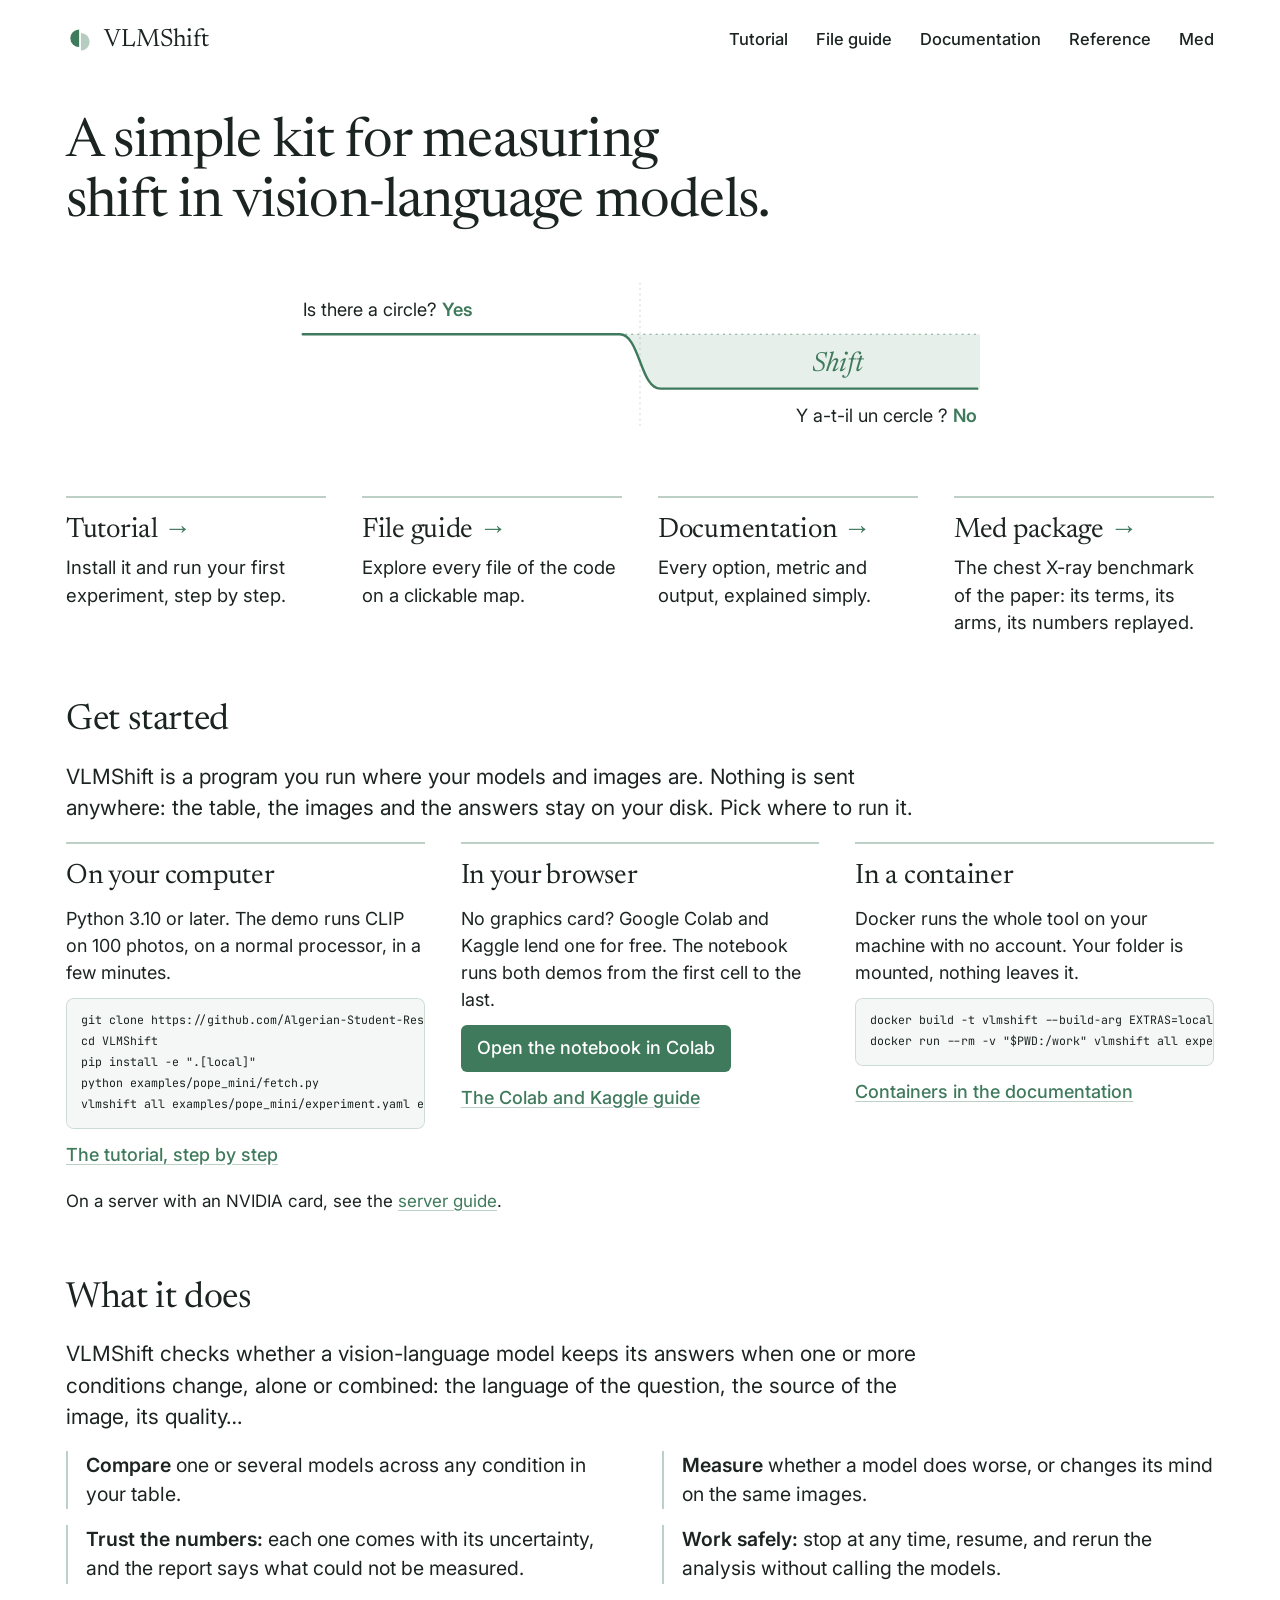
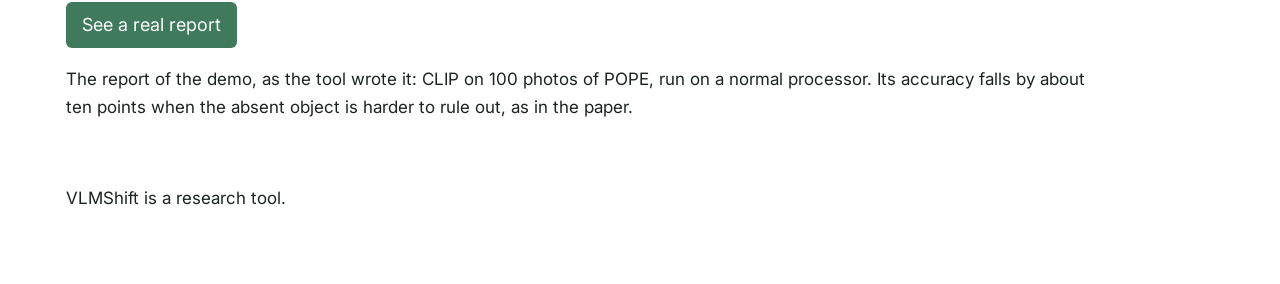
<file: docs/index.html>
<!doctype html>
<html lang="en">
<head>
<meta charset="utf-8">
<meta name="viewport" content="width=device-width, initial-scale=1, viewport-fit=cover">
<title>VLMShift</title>
<meta name="claude:viewport-fit-sides" content="cover">
<meta name="description" content="VLMShift. A simple kit for measuring shift in vision-language models.">
<link rel="icon" href="data:image/svg+xml,%3Csvg%20viewBox%3D%220%200%2032%2032%22%20role%3D%22img%22%20aria-label%3D%22VLMShift%20logo%22%20xmlns%3D%22http%3A//www.w3.org/2000/svg%22%20%3E%3Cpath%20d%3D%22M15%2C4%20A10%2C10%200%200%200%2015%2C24%20Z%22%20fill%3D%22%233f7a5c%22/%3E%3Cpath%20d%3D%22M17%2C8%20A10%2C10%200%200%201%2017%2C28%20Z%22%20fill%3D%22%233f7a5c%22%20fill-opacity%3D%22.38%22/%3E%3C/svg%3E">
<link rel="preconnect" href="https://fonts.googleapis.com">
<link rel="stylesheet" href="https://fonts.googleapis.com/css2?family=Newsreader:ital,opsz,wght@0,6..72,400;0,6..72,500;1,6..72,400&family=Inter:wght@400;500;600&family=JetBrains+Mono:wght@400;600&display=swap">
<link rel="stylesheet" href="assets/style.css">
</head>
<body>
<header class="top"><a class="brand" href="index.html"><svg viewBox="0 0 32 32" role="img" aria-label="VLMShift logo" xmlns="http://www.w3.org/2000/svg" aria-hidden="true"><path d="M15,4 A10,10 0 0 0 15,24 Z" fill="var(--accent, #3f7a5c)"/><path d="M17,8 A10,10 0 0 1 17,28 Z" fill="var(--accent, #3f7a5c)" fill-opacity=".38"/></svg><span>VLMShift</span></a><nav aria-label="Site"><a href="tutorial.html">Tutorial</a><a href="files.html">File guide</a><a href="documentation.html">Documentation</a><a href="reference.html">Reference</a><a href="med.html">Med</a></nav></header>
<main class="page">
  <header class="hero">
    <h1>A simple kit for measuring shift in vision-language models.</h1>
    <svg viewBox="0 0 1000 240" role="img" xmlns="http://www.w3.org/2000/svg" class="scene wide" aria-label="The same image and the same question, in English then in French. The model answers yes, then no: the gap between the two is a shift."><path class="ideal" d="M470,96 H1000" fill="none" stroke="var(--accent, #3f7a5c)" stroke-opacity=".45" stroke-width="2.5" stroke-linecap="round" stroke-dasharray="1 8"/><path class="gap" d="M470,96 C500,96 500,176 530,176 H1000 V96 Z" fill="var(--accent, #3f7a5c)" fill-opacity=".12"/><path class="answer" pathLength="1" d="M4,96 H470 C500,96 500,176 530,176 H996" fill="none" stroke="var(--accent, #3f7a5c)" stroke-width="3.5" stroke-linecap="round"/><line class="divider" x1="500" y1="20" x2="500" y2="232" stroke="var(--accent, #3f7a5c)" stroke-opacity=".4" stroke-dasharray="3 5"/><text class="ask-en" x="4" y="69" font-family="var(--sans, Inter, system-ui, -apple-system, Segoe UI, Helvetica, Arial, sans-serif)" font-size="27" fill="var(--ink, #1b2420)">Is there a circle? <tspan fill="var(--accent, #3f7a5c)" font-weight="600">Yes</tspan></text><text class="ask-fr" x="996" y="225" text-anchor="end" font-family="var(--sans, Inter, system-ui, -apple-system, Segoe UI, Helvetica, Arial, sans-serif)" font-size="27" fill="var(--ink, #1b2420)">Y a-t-il un cercle ? <tspan fill="var(--accent, #3f7a5c)" font-weight="600">No</tspan></text><text class="shift" x="790" y="150" text-anchor="middle" font-family="var(--serif, Newsreader, Georgia, Times New Roman, serif)" font-size="40" font-style="italic" fill="var(--accent, #3f7a5c)">Shift</text></svg><svg viewBox="0 0 640 300" role="img" xmlns="http://www.w3.org/2000/svg" class="scene narrow" aria-label="The same image and the same question, in English then in French. The model answers yes, then no: the gap between the two is a shift."><path class="ideal" d="M250,110 H640" fill="none" stroke="var(--accent, #3f7a5c)" stroke-opacity=".45" stroke-width="2.5" stroke-linecap="round" stroke-dasharray="1 8"/><path class="gap" d="M250,110 C280,110 280,210 310,210 H640 V110 Z" fill="var(--accent, #3f7a5c)" fill-opacity=".12"/><path class="answer" pathLength="1" d="M4,110 H250 C280,110 280,210 310,210 H636" fill="none" stroke="var(--accent, #3f7a5c)" stroke-width="3.5" stroke-linecap="round"/><line class="divider" x1="280" y1="20" x2="280" y2="292" stroke="var(--accent, #3f7a5c)" stroke-opacity=".4" stroke-dasharray="3 5"/><text class="ask-en" x="4" y="78" font-family="var(--sans, Inter, system-ui, -apple-system, Segoe UI, Helvetica, Arial, sans-serif)" font-size="32" fill="var(--ink, #1b2420)">Is there a circle? <tspan fill="var(--accent, #3f7a5c)" font-weight="600">Yes</tspan></text><text class="ask-fr" x="636" y="268" text-anchor="end" font-family="var(--sans, Inter, system-ui, -apple-system, Segoe UI, Helvetica, Arial, sans-serif)" font-size="32" fill="var(--ink, #1b2420)">Y a-t-il un cercle ? <tspan fill="var(--accent, #3f7a5c)" font-weight="600">No</tspan></text><text class="shift" x="470" y="176" text-anchor="middle" font-family="var(--serif, Newsreader, Georgia, Times New Roman, serif)" font-size="48" font-style="italic" fill="var(--accent, #3f7a5c)">Shift</text></svg>
  </header>

  <nav class="choices" aria-label="Where to go">
    <a class="choice" href="tutorial.html"><b>Tutorial</b><span>Install it and run your first experiment, step by step.</span></a>
    <a class="choice" href="files.html"><b>File guide</b><span>Explore every file of the code on a clickable map.</span></a>
    <a class="choice" href="documentation.html"><b>Documentation</b><span>Every option, metric and output, explained simply.</span></a>
    <a class="choice" href="med.html"><b>Med package</b><span>The chest X-ray benchmark of the paper: its terms, its arms, its numbers replayed.</span></a>
  </nav>

  <section id="get-started">
    <h2>Get started</h2>
    <p class="intro">VLMShift is a program you run where your models and images are. Nothing is sent anywhere: the table, the images and the answers stay on your disk. Pick where to run it.</p>
    <ul class="ways">
      <li class="way">
        <b>On your computer</b>
        <span>Python 3.10 or later. The demo runs CLIP on 100 photos, on a normal processor, in a few minutes.</span>
<pre><code>git clone https://github.com/Algerian-Student-Research-Network/vlmshift-kit.git VLMShift
cd VLMShift
pip install -e ".[local]"
python examples/pope_mini/fetch.py
vlmshift all examples/pope_mini/experiment.yaml examples/pope_mini/analysis.yaml</code></pre>
        <a href="tutorial.html">The tutorial, step by step</a>
      </li>
      <li class="way">
        <b>In your browser</b>
        <span>No graphics card? Google Colab and Kaggle lend one for free. The notebook runs both demos from the first cell to the last.</span>
        <a class="button" href="https://colab.research.google.com/github/Algerian-Student-Research-Network/vlmshift-kit/blob/main/examples/pope_mini/colab.ipynb">Open the notebook in Colab</a>
        <a href="colab.html">The Colab and Kaggle guide</a>
      </li>
      <li class="way">
        <b>In a container</b>
        <span>Docker runs the whole tool on your machine with no account. Your folder is mounted, nothing leaves it.</span>
<pre><code>docker build -t vlmshift --build-arg EXTRAS=local .
docker run --rm -v "$PWD:/work" vlmshift all experiment.yaml analysis.yaml</code></pre>
        <a href="documentation.html#in-a-container">Containers in the documentation</a>
      </li>
    </ul>
    <p class="foot">On a server with an NVIDIA card, see the <a href="server.html">server guide</a>.</p>
  </section>

  <section>
    <h2>What it does</h2>
    <p class="intro">VLMShift checks whether a vision-language model keeps its answers when one or more conditions change, alone or combined: the language of the question, the source of the image, its quality…</p>
    <ul class="points">
      <li><b>Compare</b> one or several models across any condition in your table.</li>
      <li><b>Measure</b> whether a model does worse, or changes its mind on the same images.</li>
      <li><b>Trust the numbers:</b> each one comes with its uncertainty, and the report says what could not be measured.</li>
      <li><b>Work safely:</b> stop at any time, resume, and rerun the analysis without calling the models.</li>
    </ul>
    <p><a class="button" href="report-example.html">See a real report</a></p>
    <p class="foot">The report of the demo, as the tool wrote it: CLIP on 100 photos of POPE, run on a normal processor. Its accuracy falls by about ten points when the absent object is harder to rule out, as in the paper.</p>
  </section>

  <p class="foot">VLMShift is a research tool.</p>
</main>

</body>
</html>
</file>
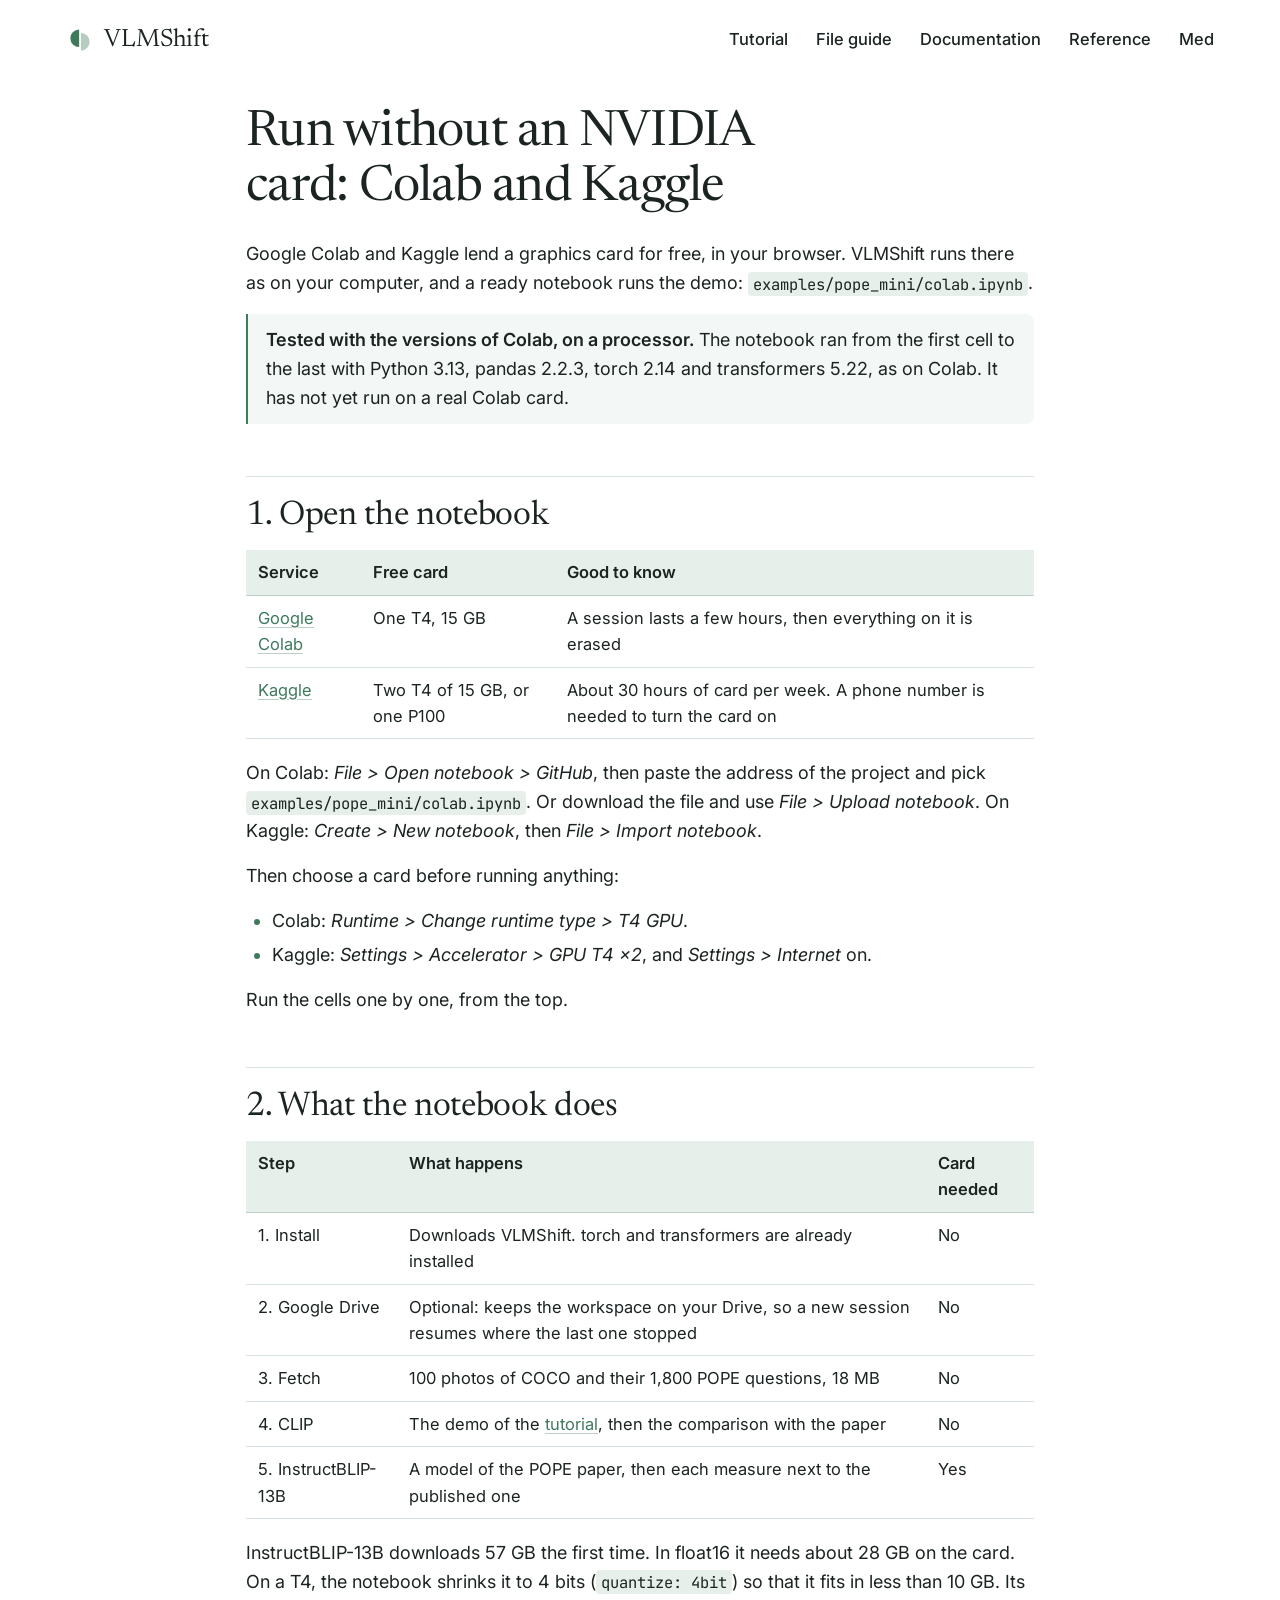
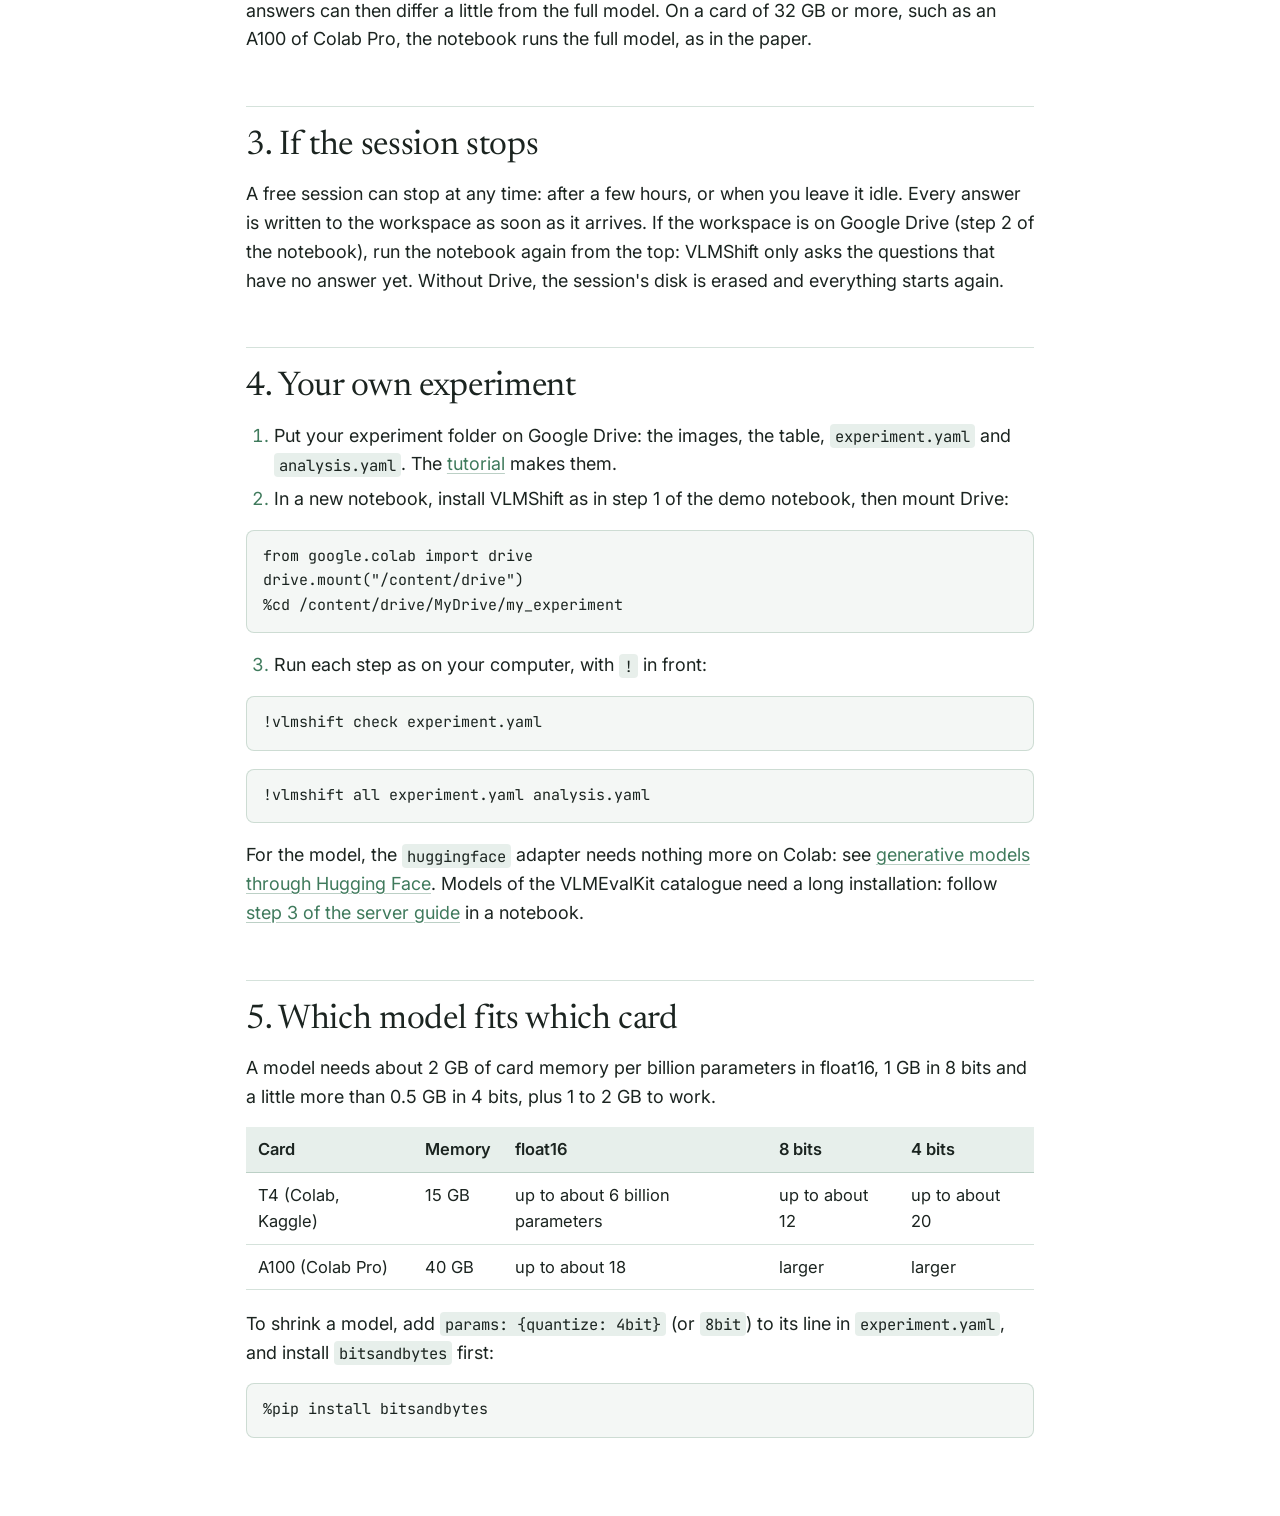
<file: docs/colab.html>
<!doctype html>
<html lang="en">
<head>
<meta charset="utf-8">
<meta name="viewport" content="width=device-width, initial-scale=1, viewport-fit=cover">
<title>Colab and Kaggle · VLMShift</title>
<meta name="claude:viewport-fit-sides" content="cover">
<meta name="description" content="VLMShift. A simple kit for measuring shift in vision-language models.">
<link rel="icon" href="data:image/svg+xml,%3Csvg%20viewBox%3D%220%200%2032%2032%22%20role%3D%22img%22%20aria-label%3D%22VLMShift%20logo%22%20xmlns%3D%22http%3A//www.w3.org/2000/svg%22%20%3E%3Cpath%20d%3D%22M15%2C4%20A10%2C10%200%200%200%2015%2C24%20Z%22%20fill%3D%22%233f7a5c%22/%3E%3Cpath%20d%3D%22M17%2C8%20A10%2C10%200%200%201%2017%2C28%20Z%22%20fill%3D%22%233f7a5c%22%20fill-opacity%3D%22.38%22/%3E%3C/svg%3E">
<link rel="preconnect" href="https://fonts.googleapis.com">
<link rel="stylesheet" href="https://fonts.googleapis.com/css2?family=Newsreader:ital,opsz,wght@0,6..72,400;0,6..72,500;1,6..72,400&family=Inter:wght@400;500;600&family=JetBrains+Mono:wght@400;600&display=swap">
<link rel="stylesheet" href="assets/style.css">
</head>
<body>
<header class="top"><a class="brand" href="index.html"><svg viewBox="0 0 32 32" role="img" aria-label="VLMShift logo" xmlns="http://www.w3.org/2000/svg" aria-hidden="true"><path d="M15,4 A10,10 0 0 0 15,24 Z" fill="var(--accent, #3f7a5c)"/><path d="M17,8 A10,10 0 0 1 17,28 Z" fill="var(--accent, #3f7a5c)" fill-opacity=".38"/></svg><span>VLMShift</span></a><nav aria-label="Site"><a href="tutorial.html">Tutorial</a><a href="files.html">File guide</a><a href="documentation.html">Documentation</a><a href="reference.html">Reference</a><a href="med.html">Med</a></nav></header>
<main class="reading">
<h1 id="run-without-an-nvidia-card-colab-and-kaggle">Run without an NVIDIA card: Colab and Kaggle</h1>
<p>Google Colab and Kaggle lend a graphics card for free, in your browser. VLMShift runs there as on your computer, and a ready notebook runs the demo: <code>examples/pope_mini/colab.ipynb</code>.</p>
<blockquote>
<p><strong>Tested with the versions of Colab, on a processor.</strong> The notebook ran from the first cell to the last with Python 3.13, pandas 2.2.3, torch 2.14 and transformers 5.22, as on Colab. It has not yet run on a real Colab card.</p>
</blockquote>
<h2 id="1-open-the-notebook">1. Open the notebook</h2>
<div class="table"><table>
<thead>
<tr>
<th>Service</th>
<th>Free card</th>
<th>Good to know</th>
</tr>
</thead>
<tbody>
<tr>
<td><a href="https://colab.research.google.com">Google Colab</a></td>
<td>One T4, 15 GB</td>
<td>A session lasts a few hours, then everything on it is erased</td>
</tr>
<tr>
<td><a href="https://www.kaggle.com/code">Kaggle</a></td>
<td>Two T4 of 15 GB, or one P100</td>
<td>About 30 hours of card per week. A phone number is needed to turn the card on</td>
</tr>
</tbody>
</table></div>
<p>On Colab: <em>File &gt; Open notebook &gt; GitHub</em>, then paste the address of the project and pick <code>examples/pope_mini/colab.ipynb</code>. Or download the file and use <em>File &gt; Upload notebook</em>. On Kaggle: <em>Create &gt; New notebook</em>, then <em>File &gt; Import notebook</em>.</p>
<p>Then choose a card before running anything:</p>
<ul>
<li>Colab: <em>Runtime &gt; Change runtime type &gt; T4 GPU</em>.</li>
<li>Kaggle: <em>Settings &gt; Accelerator &gt; GPU T4 x2</em>, and <em>Settings &gt; Internet</em> on.</li>
</ul>
<p>Run the cells one by one, from the top.</p>
<h2 id="2-what-the-notebook-does">2. What the notebook does</h2>
<div class="table"><table>
<thead>
<tr>
<th>Step</th>
<th>What happens</th>
<th>Card needed</th>
</tr>
</thead>
<tbody>
<tr>
<td>1. Install</td>
<td>Downloads VLMShift. torch and transformers are already installed</td>
<td>No</td>
</tr>
<tr>
<td>2. Google Drive</td>
<td>Optional: keeps the workspace on your Drive, so a new session resumes where the last one stopped</td>
<td>No</td>
</tr>
<tr>
<td>3. Fetch</td>
<td>100 photos of COCO and their 1,800 POPE questions, 18 MB</td>
<td>No</td>
</tr>
<tr>
<td>4. CLIP</td>
<td>The demo of the <a href="tutorial.html#2-run-the-demo">tutorial</a>, then the comparison with the paper</td>
<td>No</td>
</tr>
<tr>
<td>5. InstructBLIP-13B</td>
<td>A model of the POPE paper, then each measure next to the published one</td>
<td>Yes</td>
</tr>
</tbody>
</table></div>
<p>InstructBLIP-13B downloads 57 GB the first time. In float16 it needs about 28 GB on the card. On a T4, the notebook shrinks it to 4 bits (<code>quantize: 4bit</code>) so that it fits in less than 10 GB. Its answers can then differ a little from the full model. On a card of 32 GB or more, such as an A100 of Colab Pro, the notebook runs the full model, as in the paper.</p>
<h2 id="3-if-the-session-stops">3. If the session stops</h2>
<p>A free session can stop at any time: after a few hours, or when you leave it idle. Every answer is written to the workspace as soon as it arrives. If the workspace is on Google Drive (step 2 of the notebook), run the notebook again from the top: VLMShift only asks the questions that have no answer yet. Without Drive, the session's disk is erased and everything starts again.</p>
<h2 id="4-your-own-experiment">4. Your own experiment</h2>
<ol>
<li>Put your experiment folder on Google Drive: the images, the table, <code>experiment.yaml</code> and <code>analysis.yaml</code>. The <a href="tutorial.html#4-set-up-your-own-images">tutorial</a> makes them.</li>
<li>In a new notebook, install VLMShift as in step 1 of the demo notebook, then mount Drive:</li>
</ol>
<pre><code class="language-python">from google.colab import drive
drive.mount(&quot;/content/drive&quot;)
%cd /content/drive/MyDrive/my_experiment
</code></pre>
<ol start="3">
<li>Run each step as on your computer, with <code>!</code> in front:</li>
</ol>
<pre><code class="language-python">!vlmshift check experiment.yaml
</code></pre>
<pre><code class="language-python">!vlmshift all experiment.yaml analysis.yaml
</code></pre>
<p>For the model, the <code>huggingface</code> adapter needs nothing more on Colab: see <a href="documentation.html#generative-models-through-hugging-face">generative models through Hugging Face</a>. Models of the VLMEvalKit catalogue need a long installation: follow <a href="server.html#3-install">step 3 of the server guide</a> in a notebook.</p>
<h2 id="5-which-model-fits-which-card">5. Which model fits which card</h2>
<p>A model needs about 2 GB of card memory per billion parameters in float16, 1 GB in 8 bits and a little more than 0.5 GB in 4 bits, plus 1 to 2 GB to work.</p>
<div class="table"><table>
<thead>
<tr>
<th>Card</th>
<th>Memory</th>
<th>float16</th>
<th>8 bits</th>
<th>4 bits</th>
</tr>
</thead>
<tbody>
<tr>
<td>T4 (Colab, Kaggle)</td>
<td>15 GB</td>
<td>up to about 6 billion parameters</td>
<td>up to about 12</td>
<td>up to about 20</td>
</tr>
<tr>
<td>A100 (Colab Pro)</td>
<td>40 GB</td>
<td>up to about 18</td>
<td>larger</td>
<td>larger</td>
</tr>
</tbody>
</table></div>
<p>To shrink a model, add <code>params: {quantize: 4bit}</code> (or <code>8bit</code>) to its line in <code>experiment.yaml</code>, and install <code>bitsandbytes</code> first:</p>
<pre><code class="language-python">%pip install bitsandbytes
</code></pre>
</main>
</body>
</html>
</file>
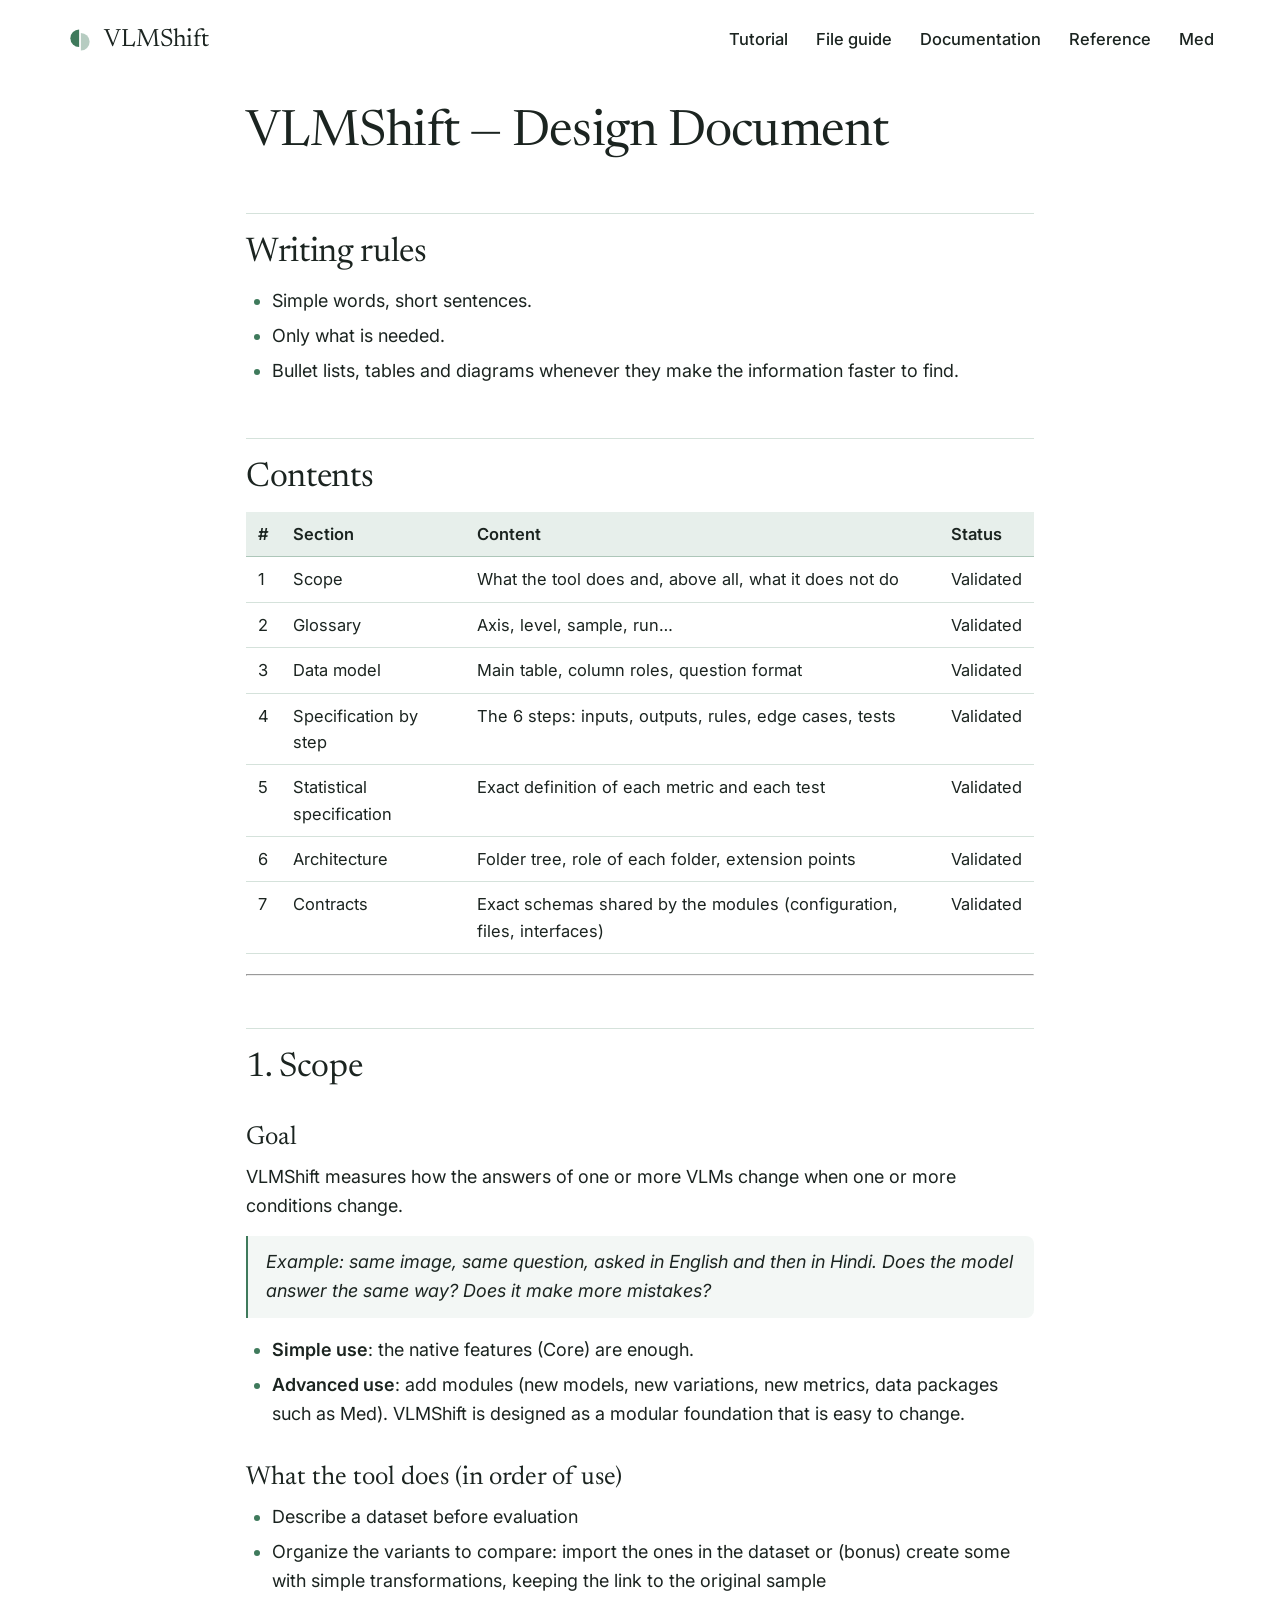
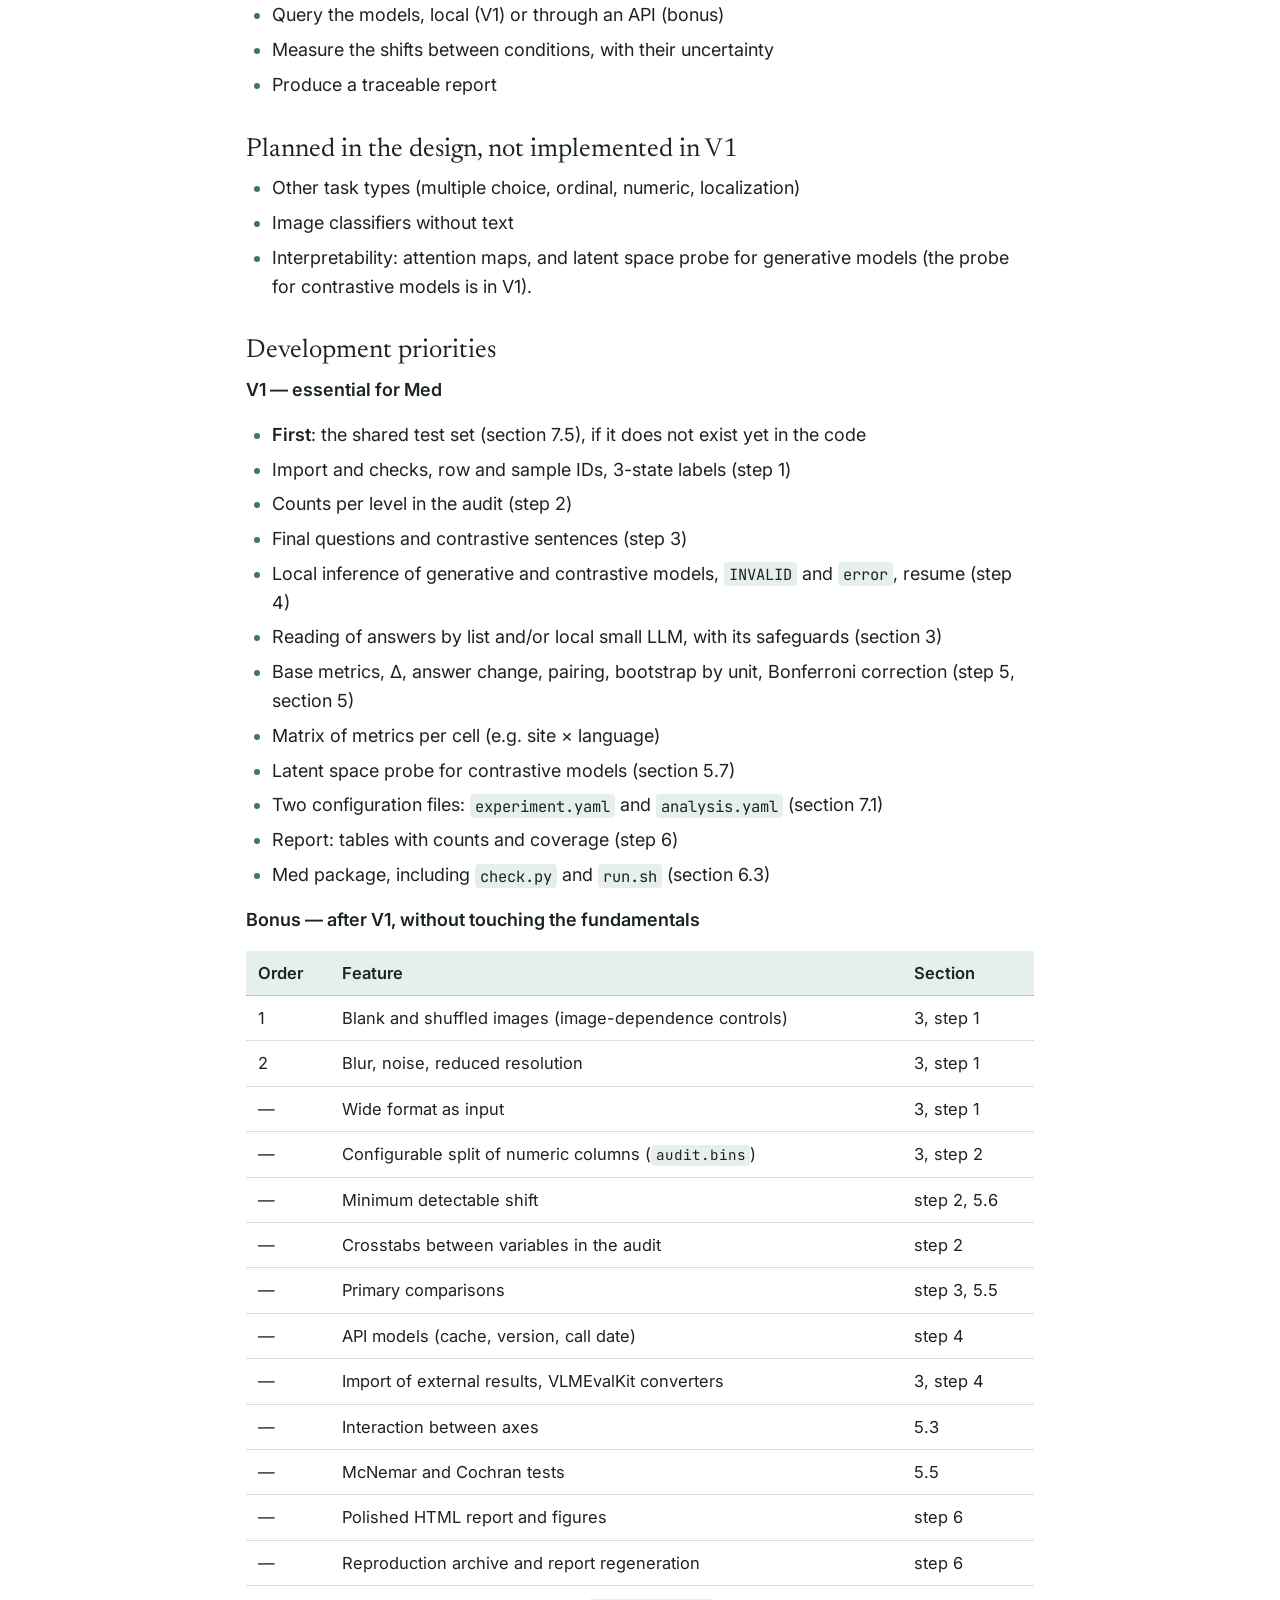
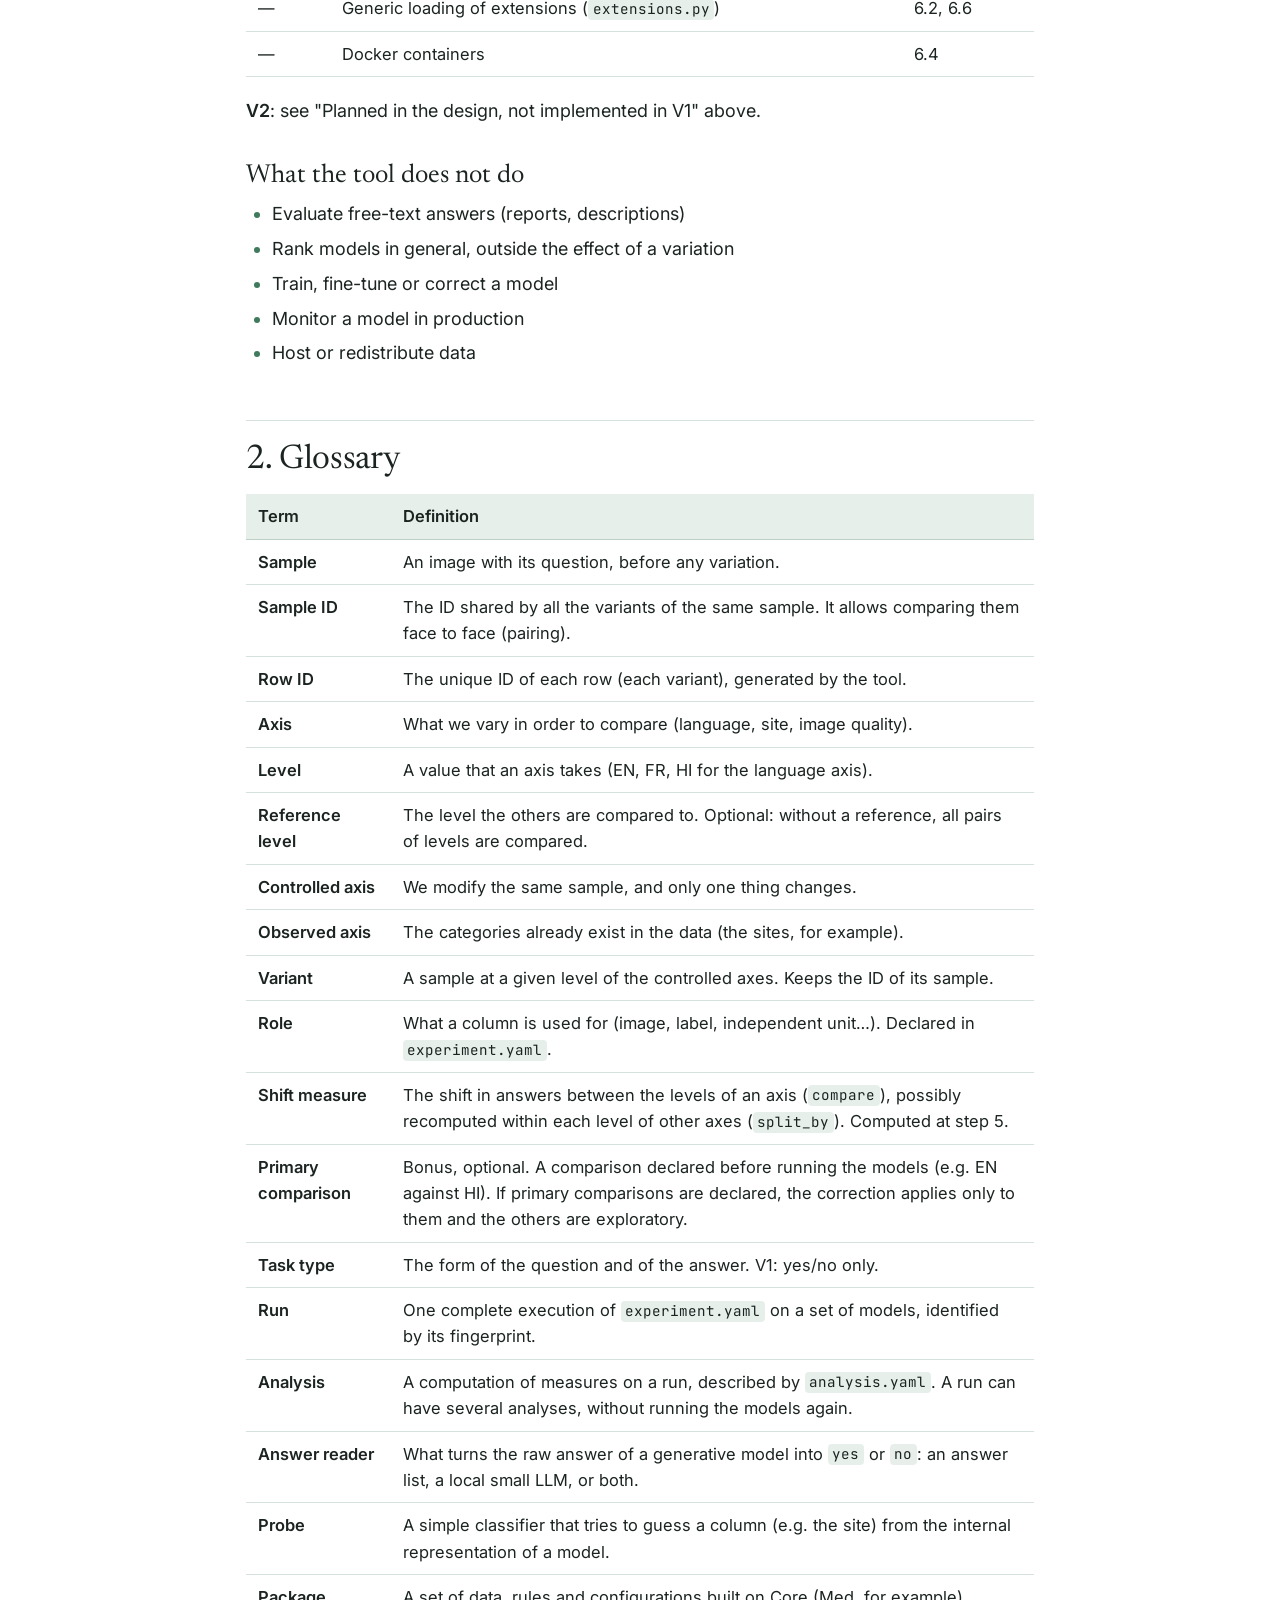
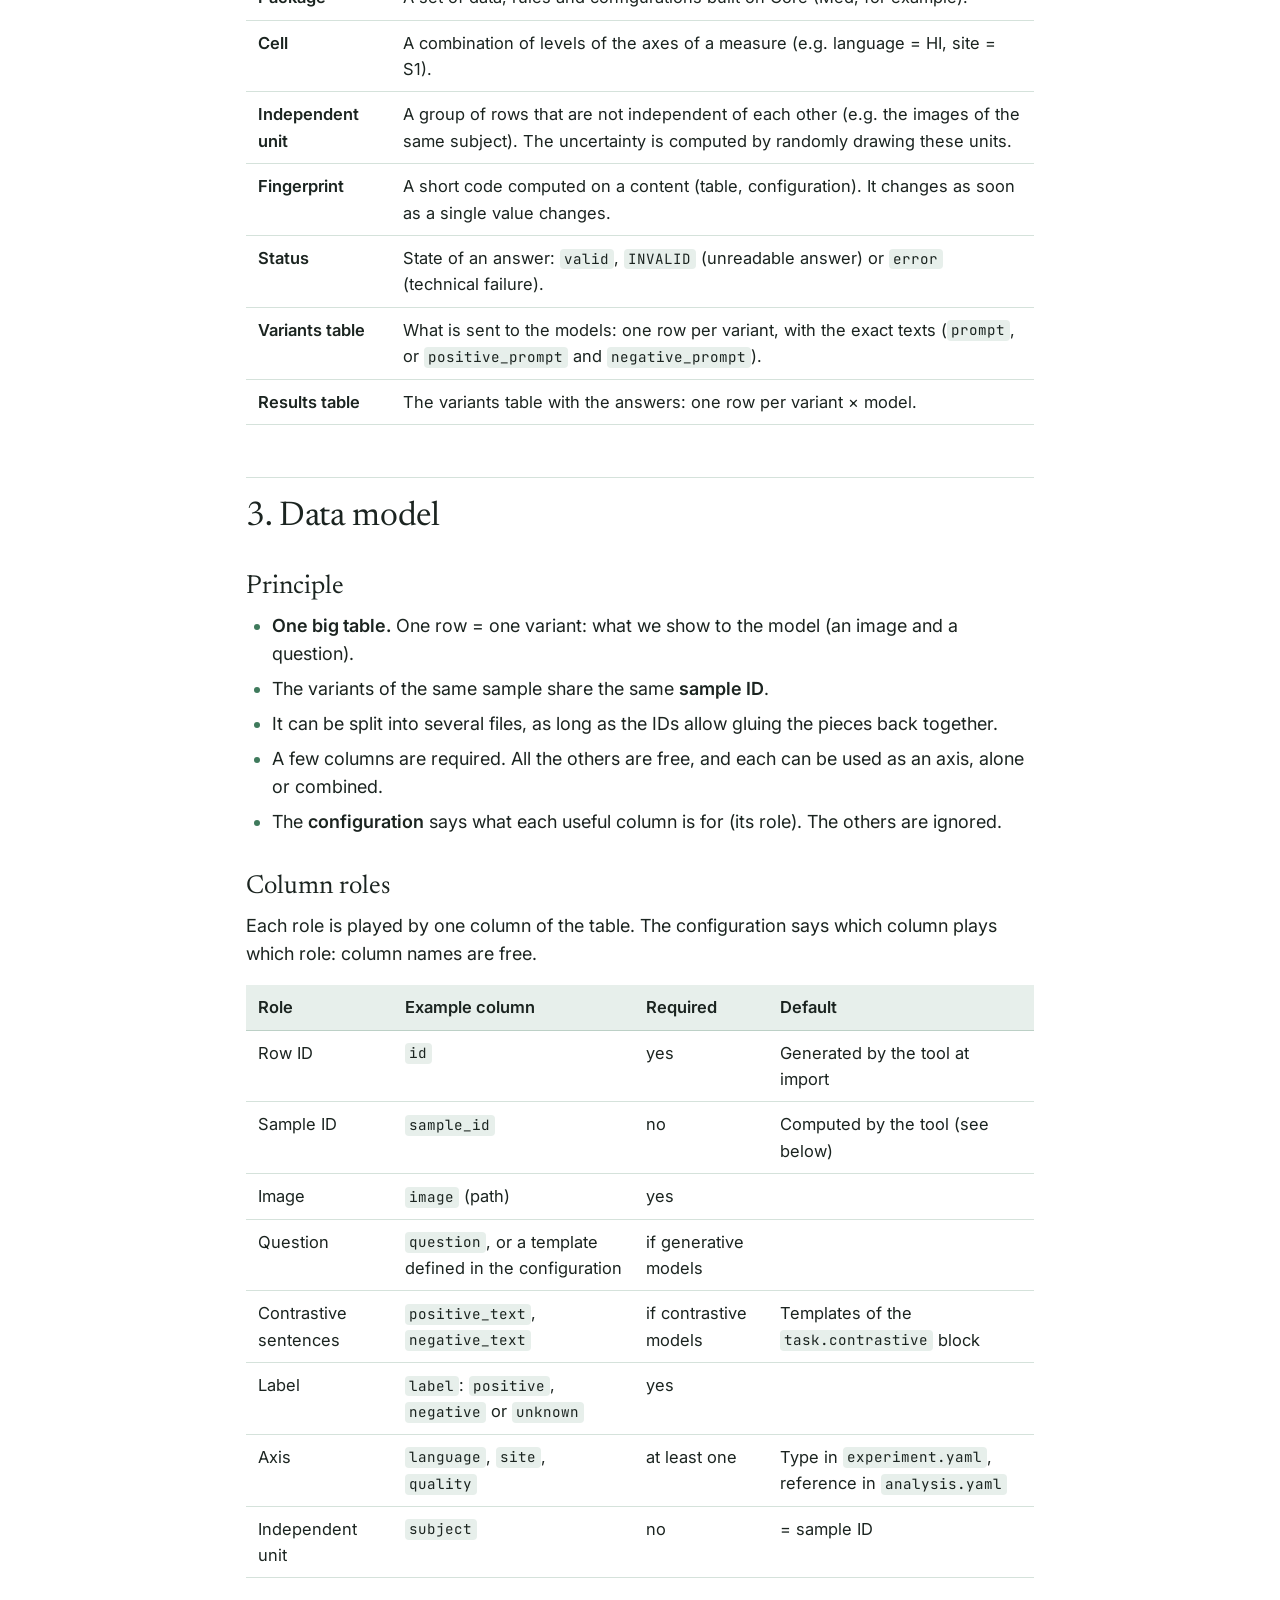
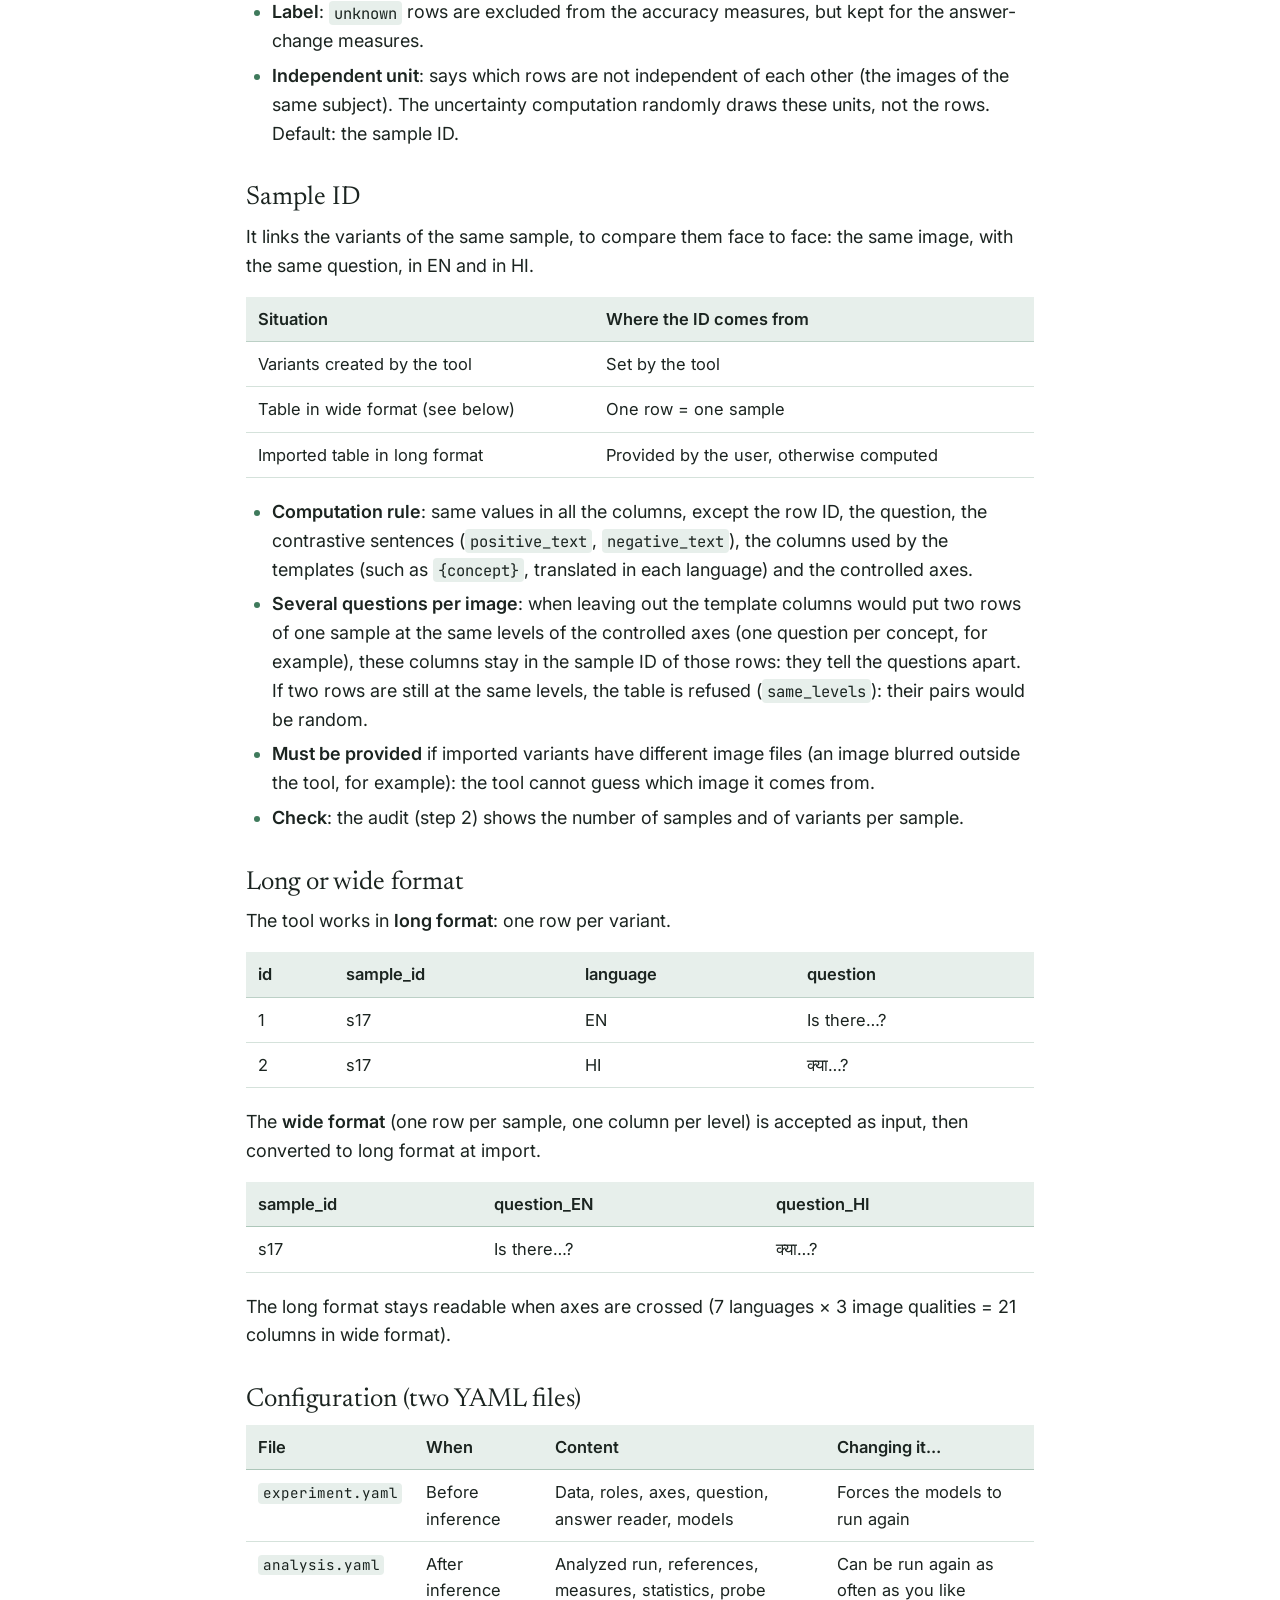
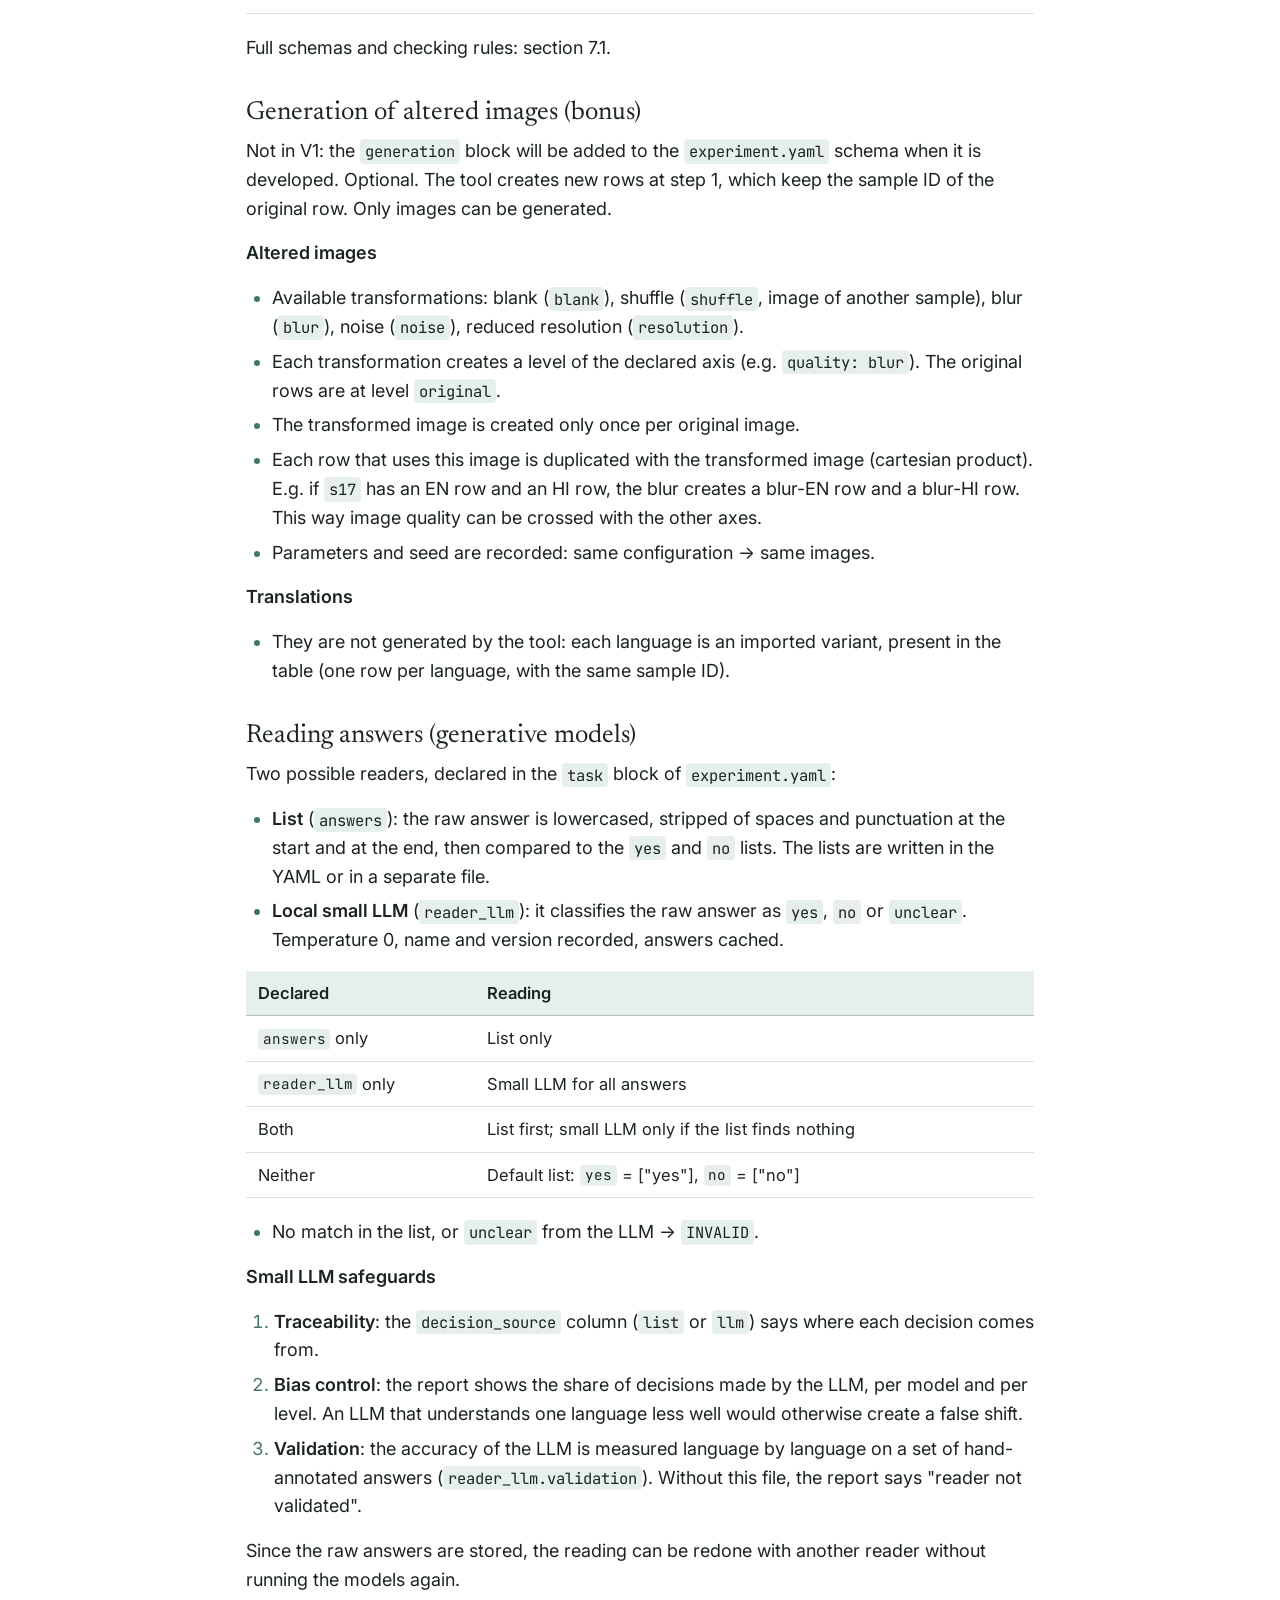
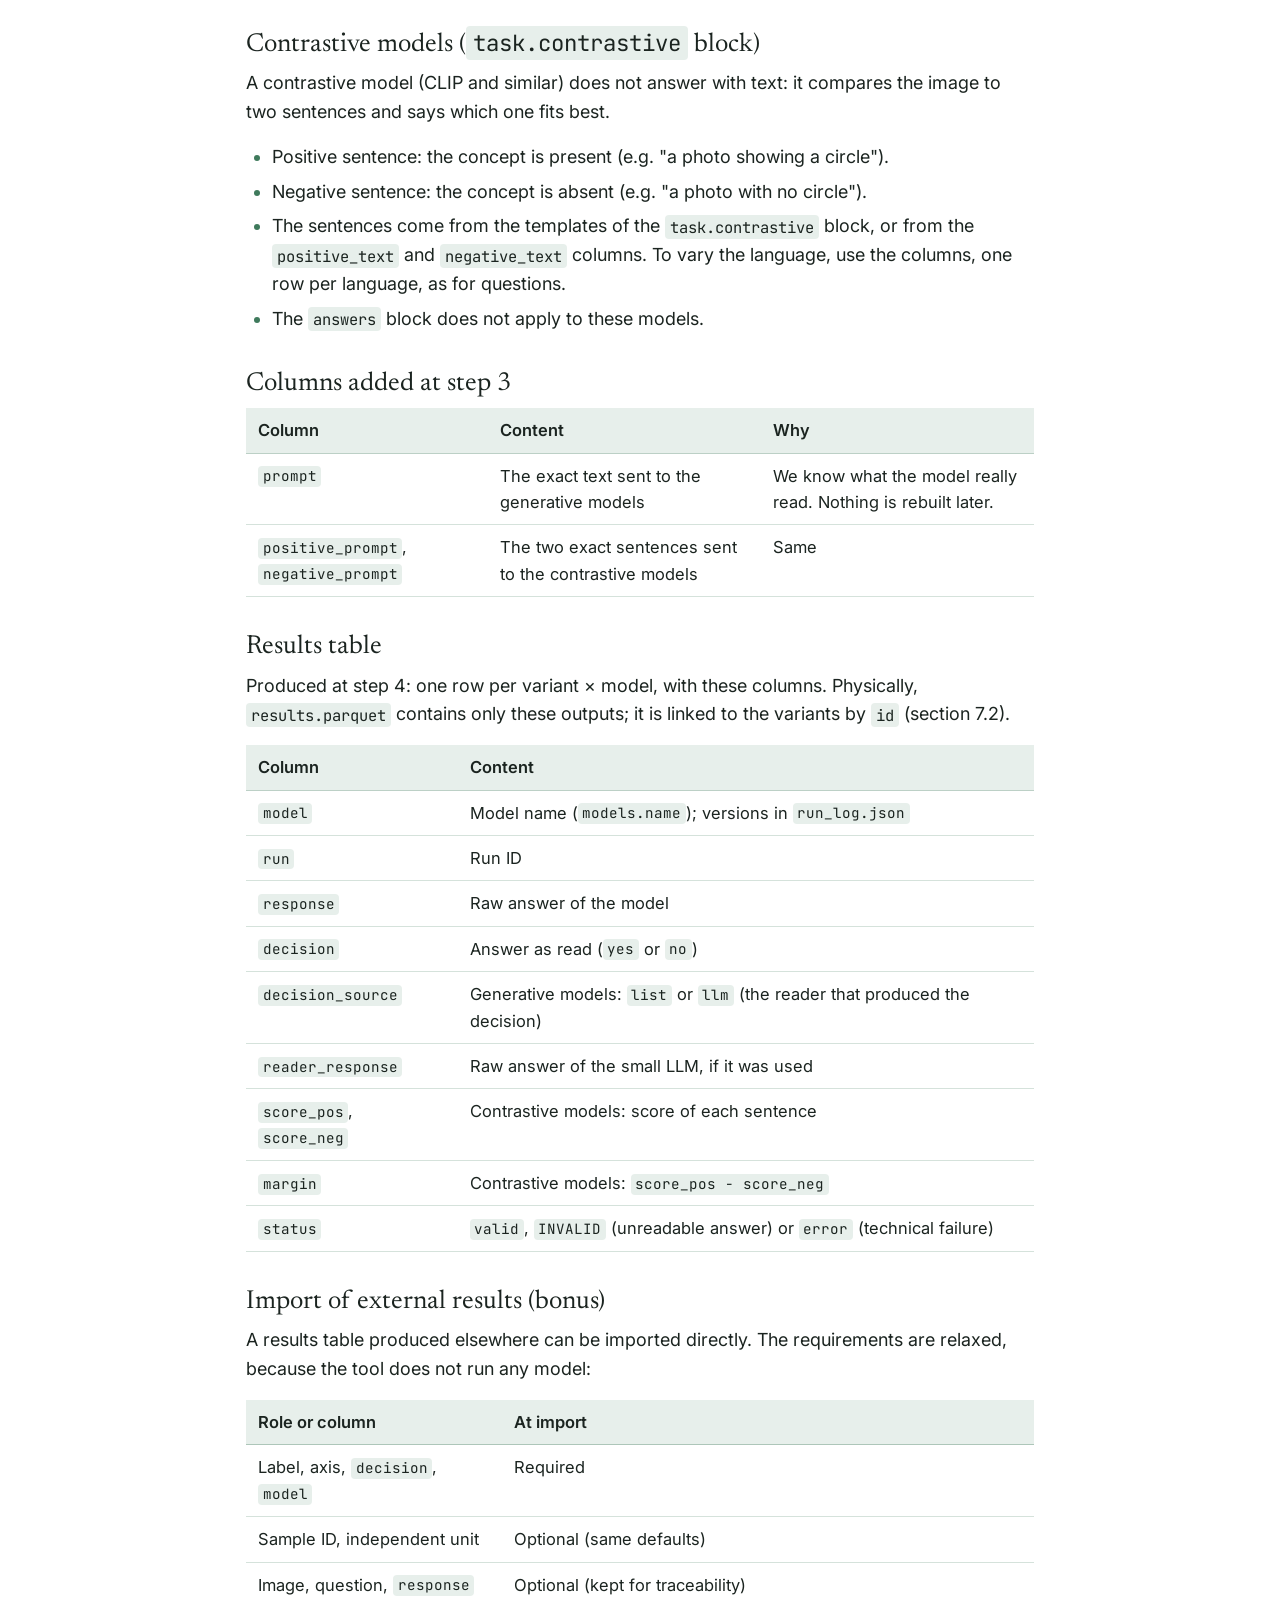
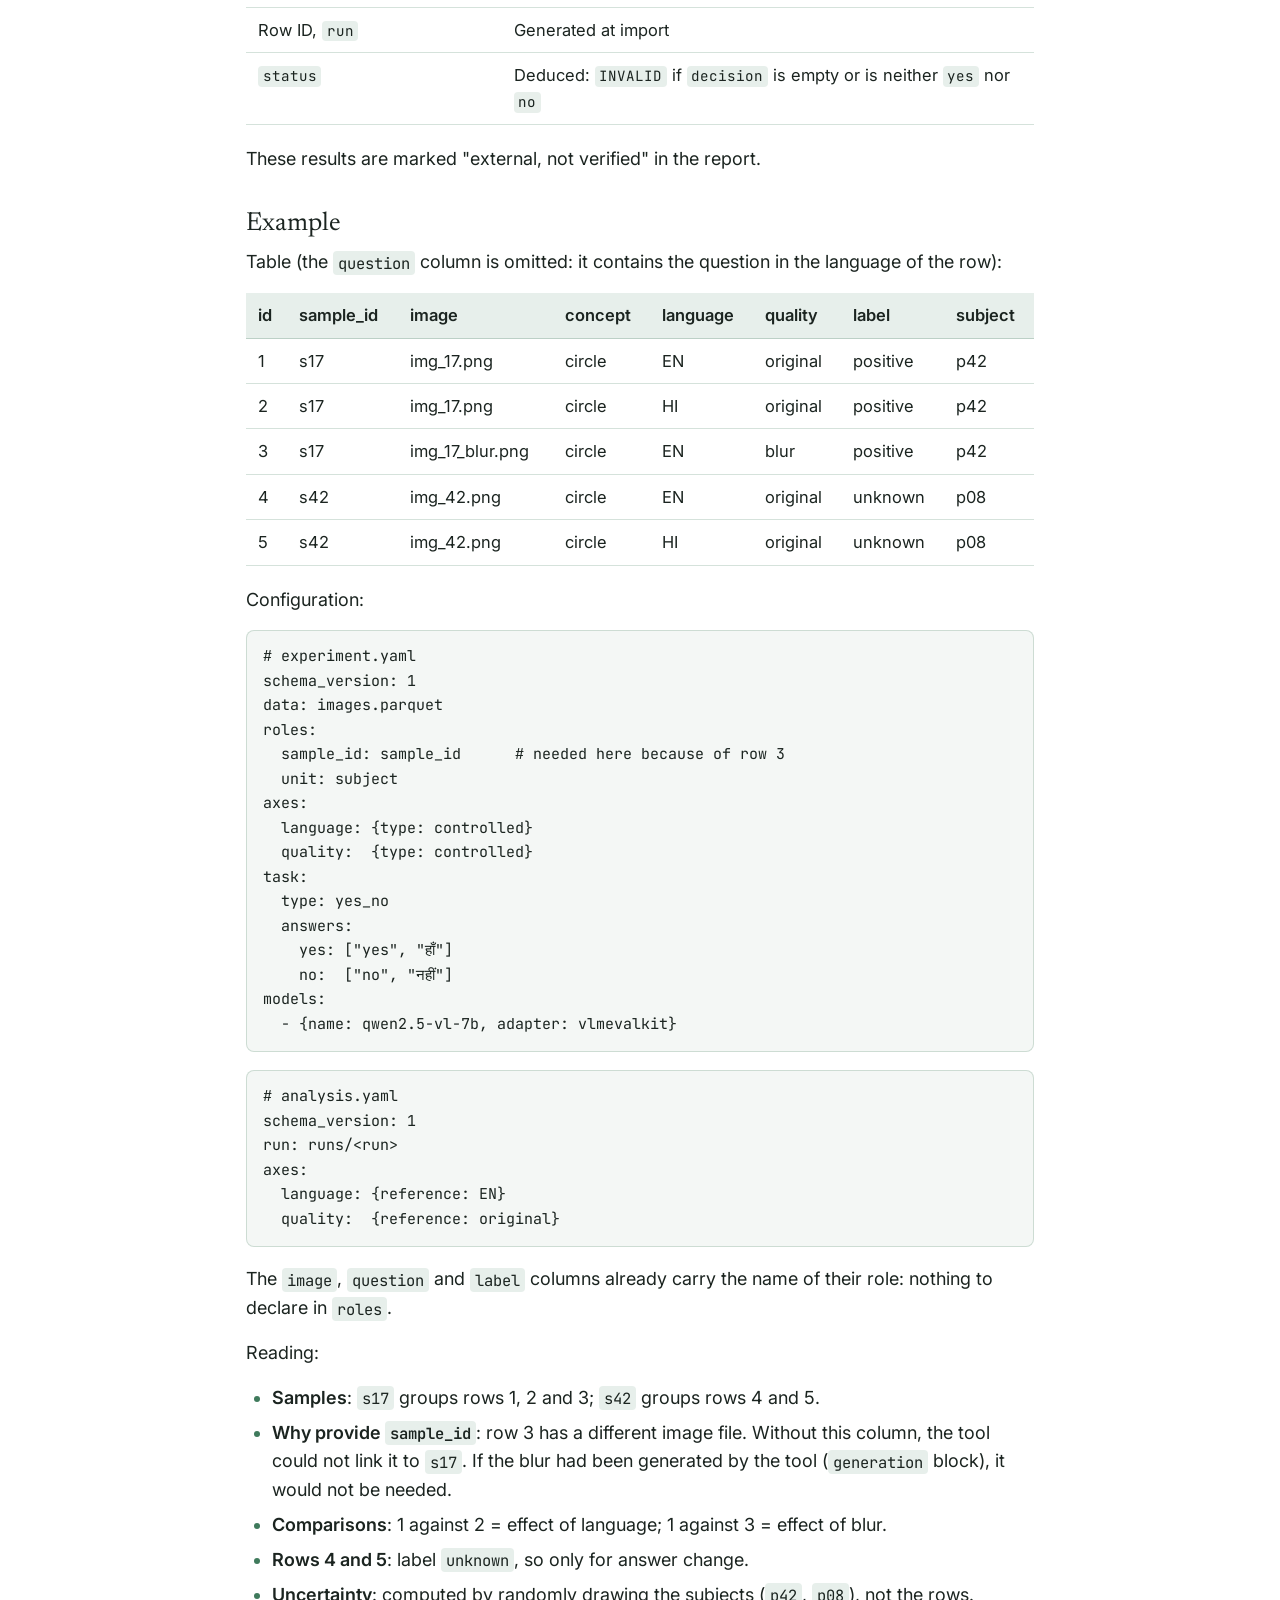
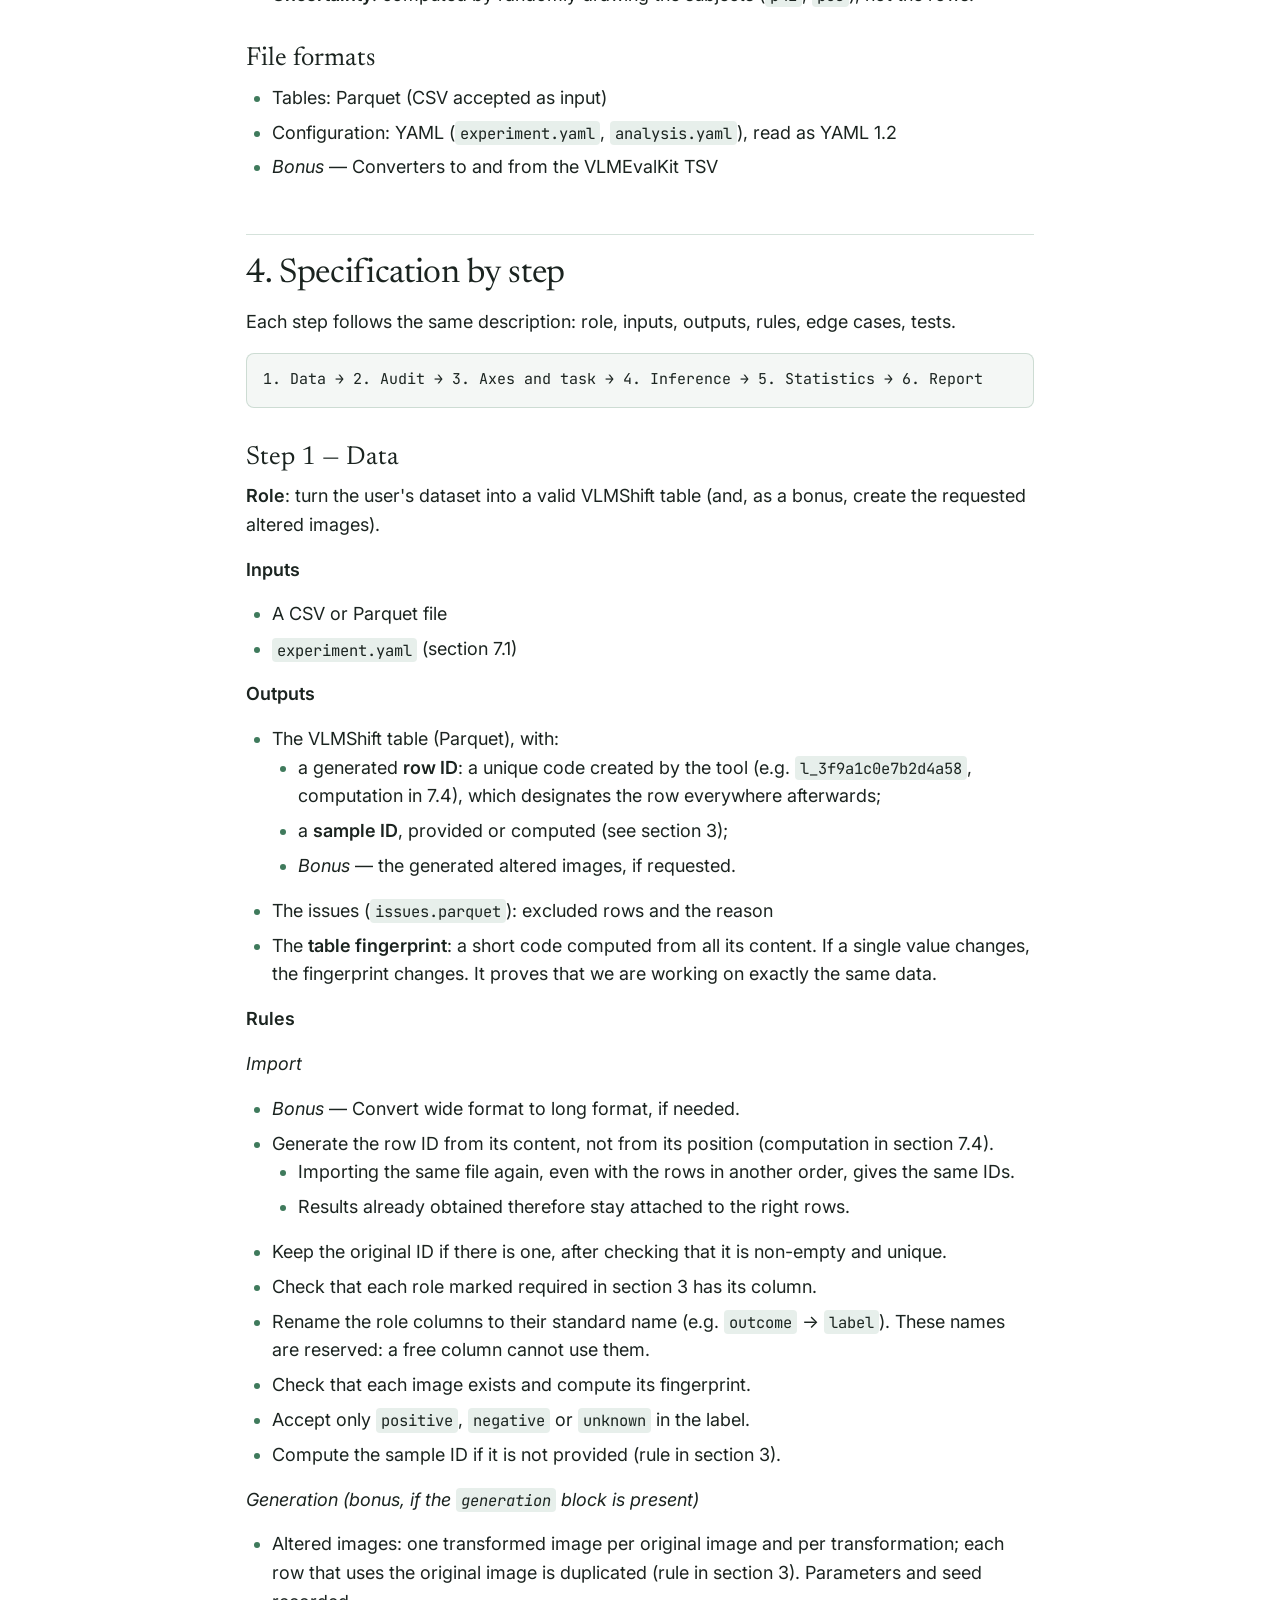
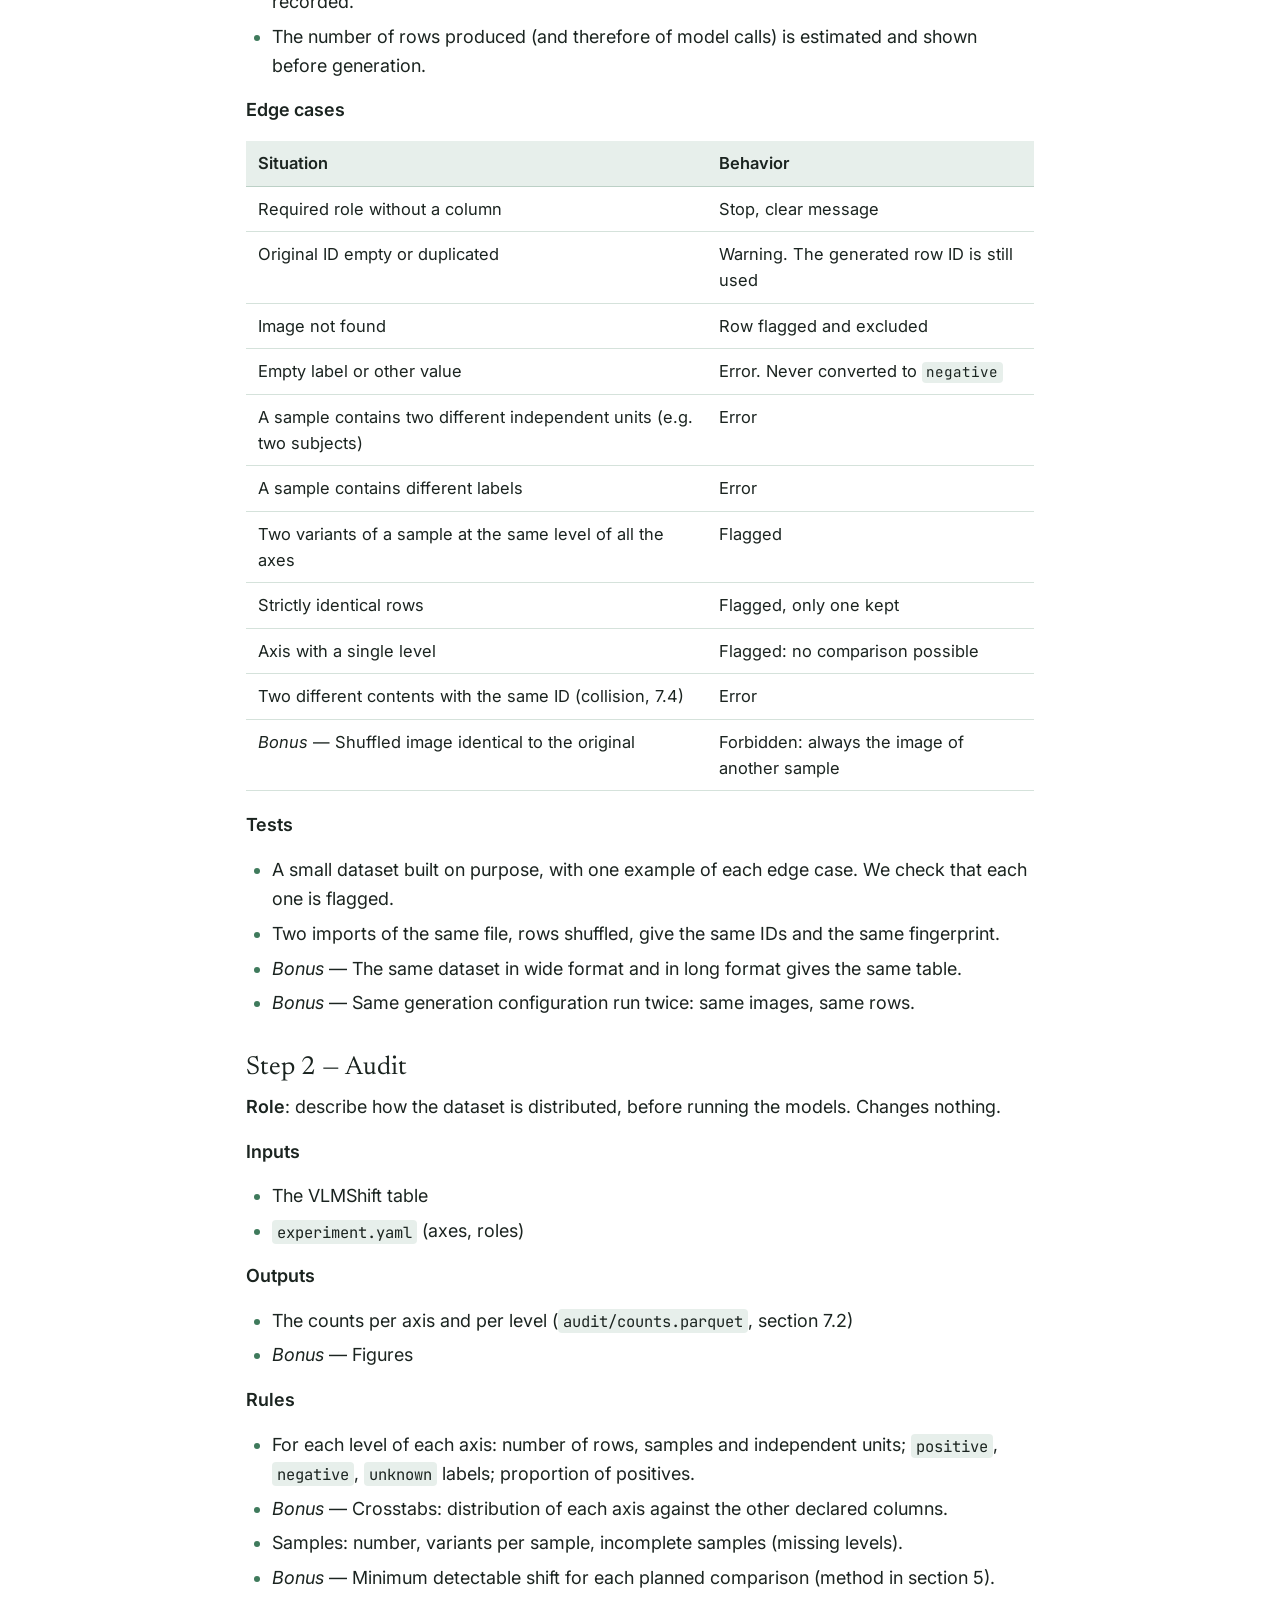
<file: docs/design.html>
<!doctype html>
<html lang="en">
<head>
<meta charset="utf-8">
<meta name="viewport" content="width=device-width, initial-scale=1, viewport-fit=cover">
<title>Design · VLMShift</title>
<meta name="claude:viewport-fit-sides" content="cover">
<meta name="description" content="VLMShift. A simple kit for measuring shift in vision-language models.">
<link rel="icon" href="data:image/svg+xml,%3Csvg%20viewBox%3D%220%200%2032%2032%22%20role%3D%22img%22%20aria-label%3D%22VLMShift%20logo%22%20xmlns%3D%22http%3A//www.w3.org/2000/svg%22%20%3E%3Cpath%20d%3D%22M15%2C4%20A10%2C10%200%200%200%2015%2C24%20Z%22%20fill%3D%22%233f7a5c%22/%3E%3Cpath%20d%3D%22M17%2C8%20A10%2C10%200%200%201%2017%2C28%20Z%22%20fill%3D%22%233f7a5c%22%20fill-opacity%3D%22.38%22/%3E%3C/svg%3E">
<link rel="preconnect" href="https://fonts.googleapis.com">
<link rel="stylesheet" href="https://fonts.googleapis.com/css2?family=Newsreader:ital,opsz,wght@0,6..72,400;0,6..72,500;1,6..72,400&family=Inter:wght@400;500;600&family=JetBrains+Mono:wght@400;600&display=swap">
<link rel="stylesheet" href="assets/style.css">
</head>
<body>
<header class="top"><a class="brand" href="index.html"><svg viewBox="0 0 32 32" role="img" aria-label="VLMShift logo" xmlns="http://www.w3.org/2000/svg" aria-hidden="true"><path d="M15,4 A10,10 0 0 0 15,24 Z" fill="var(--accent, #3f7a5c)"/><path d="M17,8 A10,10 0 0 1 17,28 Z" fill="var(--accent, #3f7a5c)" fill-opacity=".38"/></svg><span>VLMShift</span></a><nav aria-label="Site"><a href="tutorial.html">Tutorial</a><a href="files.html">File guide</a><a href="documentation.html">Documentation</a><a href="reference.html">Reference</a><a href="med.html">Med</a></nav></header>
<main class="reading">
<h1 id="vlmshift--design-document">VLMShift — Design Document</h1>
<h2 id="writing-rules">Writing rules</h2>
<ul>
<li>Simple words, short sentences.</li>
<li>Only what is needed.</li>
<li>Bullet lists, tables and diagrams whenever they make the information faster to find.</li>
</ul>
<h2 id="contents">Contents</h2>
<div class="table"><table>
<thead>
<tr>
<th>#</th>
<th>Section</th>
<th>Content</th>
<th>Status</th>
</tr>
</thead>
<tbody>
<tr>
<td>1</td>
<td>Scope</td>
<td>What the tool does and, above all, what it does not do</td>
<td>Validated</td>
</tr>
<tr>
<td>2</td>
<td>Glossary</td>
<td>Axis, level, sample, run…</td>
<td>Validated</td>
</tr>
<tr>
<td>3</td>
<td>Data model</td>
<td>Main table, column roles, question format</td>
<td>Validated</td>
</tr>
<tr>
<td>4</td>
<td>Specification by step</td>
<td>The 6 steps: inputs, outputs, rules, edge cases, tests</td>
<td>Validated</td>
</tr>
<tr>
<td>5</td>
<td>Statistical specification</td>
<td>Exact definition of each metric and each test</td>
<td>Validated</td>
</tr>
<tr>
<td>6</td>
<td>Architecture</td>
<td>Folder tree, role of each folder, extension points</td>
<td>Validated</td>
</tr>
<tr>
<td>7</td>
<td>Contracts</td>
<td>Exact schemas shared by the modules (configuration, files, interfaces)</td>
<td>Validated</td>
</tr>
</tbody>
</table></div>
<hr />
<h2 id="1-scope">1. Scope</h2>
<h3 id="goal">Goal</h3>
<p>VLMShift measures how the answers of one or more VLMs change when one or more conditions change.</p>
<blockquote>
<p><em>Example: same image, same question, asked in English and then in Hindi. Does the model answer the same way? Does it make more mistakes?</em></p>
</blockquote>
<ul>
<li><strong>Simple use</strong>: the native features (Core) are enough.</li>
<li><strong>Advanced use</strong>: add modules (new models, new variations, new metrics, data packages such as Med). VLMShift is designed as a modular foundation that is easy to change.</li>
</ul>
<h3 id="what-the-tool-does-in-order-of-use">What the tool does (in order of use)</h3>
<ul>
<li>Describe a dataset before evaluation</li>
<li>Organize the variants to compare: import the ones in the dataset or (bonus) create some with simple transformations, keeping the link to the original sample</li>
<li>Query the models, local (V1) or through an API (bonus)</li>
<li>Measure the shifts between conditions, with their uncertainty</li>
<li>Produce a traceable report</li>
</ul>
<h3 id="planned-in-the-design-not-implemented-in-v1">Planned in the design, not implemented in V1</h3>
<ul>
<li>Other task types (multiple choice, ordinal, numeric, localization)</li>
<li>Image classifiers without text</li>
<li>Interpretability: attention maps, and latent space probe for generative models (the probe for contrastive models is in V1).</li>
</ul>
<h3 id="development-priorities">Development priorities</h3>
<p><strong>V1 — essential for Med</strong></p>
<ul>
<li><strong>First</strong>: the shared test set (section 7.5), if it does not exist yet in the code</li>
<li>Import and checks, row and sample IDs, 3-state labels (step 1)</li>
<li>Counts per level in the audit (step 2)</li>
<li>Final questions and contrastive sentences (step 3)</li>
<li>Local inference of generative and contrastive models, <code>INVALID</code> and <code>error</code>, resume (step 4)</li>
<li>Reading of answers by list and/or local small LLM, with its safeguards (section 3)</li>
<li>Base metrics, Δ, answer change, pairing, bootstrap by unit, Bonferroni correction (step 5, section 5)</li>
<li>Matrix of metrics per cell (e.g. site × language)</li>
<li>Latent space probe for contrastive models (section 5.7)</li>
<li>Two configuration files: <code>experiment.yaml</code> and <code>analysis.yaml</code> (section 7.1)</li>
<li>Report: tables with counts and coverage (step 6)</li>
<li>Med package, including <code>check.py</code> and <code>run.sh</code> (section 6.3)</li>
</ul>
<p><strong>Bonus — after V1, without touching the fundamentals</strong></p>
<div class="table"><table>
<thead>
<tr>
<th>Order</th>
<th>Feature</th>
<th>Section</th>
</tr>
</thead>
<tbody>
<tr>
<td>1</td>
<td>Blank and shuffled images (image-dependence controls)</td>
<td>3, step 1</td>
</tr>
<tr>
<td>2</td>
<td>Blur, noise, reduced resolution</td>
<td>3, step 1</td>
</tr>
<tr>
<td>—</td>
<td>Wide format as input</td>
<td>3, step 1</td>
</tr>
<tr>
<td>—</td>
<td>Configurable split of numeric columns (<code>audit.bins</code>)</td>
<td>3, step 2</td>
</tr>
<tr>
<td>—</td>
<td>Minimum detectable shift</td>
<td>step 2, 5.6</td>
</tr>
<tr>
<td>—</td>
<td>Crosstabs between variables in the audit</td>
<td>step 2</td>
</tr>
<tr>
<td>—</td>
<td>Primary comparisons</td>
<td>step 3, 5.5</td>
</tr>
<tr>
<td>—</td>
<td>API models (cache, version, call date)</td>
<td>step 4</td>
</tr>
<tr>
<td>—</td>
<td>Import of external results, VLMEvalKit converters</td>
<td>3, step 4</td>
</tr>
<tr>
<td>—</td>
<td>Interaction between axes</td>
<td>5.3</td>
</tr>
<tr>
<td>—</td>
<td>McNemar and Cochran tests</td>
<td>5.5</td>
</tr>
<tr>
<td>—</td>
<td>Polished HTML report and figures</td>
<td>step 6</td>
</tr>
<tr>
<td>—</td>
<td>Reproduction archive and report regeneration</td>
<td>step 6</td>
</tr>
<tr>
<td>—</td>
<td>Generic loading of extensions (<code>extensions.py</code>)</td>
<td>6.2, 6.6</td>
</tr>
<tr>
<td>—</td>
<td>Docker containers</td>
<td>6.4</td>
</tr>
</tbody>
</table></div>
<p><strong>V2</strong>: see &quot;Planned in the design, not implemented in V1&quot; above.</p>
<h3 id="what-the-tool-does-not-do">What the tool does not do</h3>
<ul>
<li>Evaluate free-text answers (reports, descriptions)</li>
<li>Rank models in general, outside the effect of a variation</li>
<li>Train, fine-tune or correct a model</li>
<li>Monitor a model in production</li>
<li>Host or redistribute data</li>
</ul>
<h2 id="2-glossary">2. Glossary</h2>
<div class="table"><table>
<thead>
<tr>
<th>Term</th>
<th>Definition</th>
</tr>
</thead>
<tbody>
<tr>
<td><strong>Sample</strong></td>
<td>An image with its question, before any variation.</td>
</tr>
<tr>
<td><strong>Sample ID</strong></td>
<td>The ID shared by all the variants of the same sample. It allows comparing them face to face (pairing).</td>
</tr>
<tr>
<td><strong>Row ID</strong></td>
<td>The unique ID of each row (each variant), generated by the tool.</td>
</tr>
<tr>
<td><strong>Axis</strong></td>
<td>What we vary in order to compare (language, site, image quality).</td>
</tr>
<tr>
<td><strong>Level</strong></td>
<td>A value that an axis takes (EN, FR, HI for the language axis).</td>
</tr>
<tr>
<td><strong>Reference level</strong></td>
<td>The level the others are compared to. Optional: without a reference, all pairs of levels are compared.</td>
</tr>
<tr>
<td><strong>Controlled axis</strong></td>
<td>We modify the same sample, and only one thing changes.</td>
</tr>
<tr>
<td><strong>Observed axis</strong></td>
<td>The categories already exist in the data (the sites, for example).</td>
</tr>
<tr>
<td><strong>Variant</strong></td>
<td>A sample at a given level of the controlled axes. Keeps the ID of its sample.</td>
</tr>
<tr>
<td><strong>Role</strong></td>
<td>What a column is used for (image, label, independent unit…). Declared in <code>experiment.yaml</code>.</td>
</tr>
<tr>
<td><strong>Shift measure</strong></td>
<td>The shift in answers between the levels of an axis (<code>compare</code>), possibly recomputed within each level of other axes (<code>split_by</code>). Computed at step 5.</td>
</tr>
<tr>
<td><strong>Primary comparison</strong></td>
<td>Bonus, optional. A comparison declared before running the models (e.g. EN against HI). If primary comparisons are declared, the correction applies only to them and the others are exploratory.</td>
</tr>
<tr>
<td><strong>Task type</strong></td>
<td>The form of the question and of the answer. V1: yes/no only.</td>
</tr>
<tr>
<td><strong>Run</strong></td>
<td>One complete execution of <code>experiment.yaml</code> on a set of models, identified by its fingerprint.</td>
</tr>
<tr>
<td><strong>Analysis</strong></td>
<td>A computation of measures on a run, described by <code>analysis.yaml</code>. A run can have several analyses, without running the models again.</td>
</tr>
<tr>
<td><strong>Answer reader</strong></td>
<td>What turns the raw answer of a generative model into <code>yes</code> or <code>no</code>: an answer list, a local small LLM, or both.</td>
</tr>
<tr>
<td><strong>Probe</strong></td>
<td>A simple classifier that tries to guess a column (e.g. the site) from the internal representation of a model.</td>
</tr>
<tr>
<td><strong>Package</strong></td>
<td>A set of data, rules and configurations built on Core (Med, for example).</td>
</tr>
<tr>
<td><strong>Cell</strong></td>
<td>A combination of levels of the axes of a measure (e.g. language = HI, site = S1).</td>
</tr>
<tr>
<td><strong>Independent unit</strong></td>
<td>A group of rows that are not independent of each other (e.g. the images of the same subject). The uncertainty is computed by randomly drawing these units.</td>
</tr>
<tr>
<td><strong>Fingerprint</strong></td>
<td>A short code computed on a content (table, configuration). It changes as soon as a single value changes.</td>
</tr>
<tr>
<td><strong>Status</strong></td>
<td>State of an answer: <code>valid</code>, <code>INVALID</code> (unreadable answer) or <code>error</code> (technical failure).</td>
</tr>
<tr>
<td><strong>Variants table</strong></td>
<td>What is sent to the models: one row per variant, with the exact texts (<code>prompt</code>, or <code>positive_prompt</code> and <code>negative_prompt</code>).</td>
</tr>
<tr>
<td><strong>Results table</strong></td>
<td>The variants table with the answers: one row per variant × model.</td>
</tr>
</tbody>
</table></div>
<h2 id="3-data-model">3. Data model</h2>
<h3 id="principle">Principle</h3>
<ul>
<li><strong>One big table.</strong> One row = one variant: what we show to the model (an image and a question).</li>
<li>The variants of the same sample share the same <strong>sample ID</strong>.</li>
<li>It can be split into several files, as long as the IDs allow gluing the pieces back together.</li>
<li>A few columns are required. All the others are free, and each can be used as an axis, alone or combined.</li>
<li>The <strong>configuration</strong> says what each useful column is for (its role). The others are ignored.</li>
</ul>
<h3 id="column-roles">Column roles</h3>
<p>Each role is played by one column of the table. The configuration says which column plays which role: column names are free.</p>
<div class="table"><table>
<thead>
<tr>
<th>Role</th>
<th>Example column</th>
<th>Required</th>
<th>Default</th>
</tr>
</thead>
<tbody>
<tr>
<td>Row ID</td>
<td><code>id</code></td>
<td>yes</td>
<td>Generated by the tool at import</td>
</tr>
<tr>
<td>Sample ID</td>
<td><code>sample_id</code></td>
<td>no</td>
<td>Computed by the tool (see below)</td>
</tr>
<tr>
<td>Image</td>
<td><code>image</code> (path)</td>
<td>yes</td>
<td></td>
</tr>
<tr>
<td>Question</td>
<td><code>question</code>, or a template defined in the configuration</td>
<td>if generative models</td>
<td></td>
</tr>
<tr>
<td>Contrastive sentences</td>
<td><code>positive_text</code>, <code>negative_text</code></td>
<td>if contrastive models</td>
<td>Templates of the <code>task.contrastive</code> block</td>
</tr>
<tr>
<td>Label</td>
<td><code>label</code>: <code>positive</code>, <code>negative</code> or <code>unknown</code></td>
<td>yes</td>
<td></td>
</tr>
<tr>
<td>Axis</td>
<td><code>language</code>, <code>site</code>, <code>quality</code></td>
<td>at least one</td>
<td>Type in <code>experiment.yaml</code>, reference in <code>analysis.yaml</code></td>
</tr>
<tr>
<td>Independent unit</td>
<td><code>subject</code></td>
<td>no</td>
<td>= sample ID</td>
</tr>
</tbody>
</table></div>
<ul>
<li><strong>Label</strong>: <code>unknown</code> rows are excluded from the accuracy measures, but kept for the answer-change measures.</li>
<li><strong>Independent unit</strong>: says which rows are not independent of each other (the images of the same subject). The uncertainty computation randomly draws these units, not the rows. Default: the sample ID.</li>
</ul>
<h3 id="sample-id">Sample ID</h3>
<p>It links the variants of the same sample, to compare them face to face: the same image, with the same question, in EN and in HI.</p>
<div class="table"><table>
<thead>
<tr>
<th>Situation</th>
<th>Where the ID comes from</th>
</tr>
</thead>
<tbody>
<tr>
<td>Variants created by the tool</td>
<td>Set by the tool</td>
</tr>
<tr>
<td>Table in wide format (see below)</td>
<td>One row = one sample</td>
</tr>
<tr>
<td>Imported table in long format</td>
<td>Provided by the user, otherwise computed</td>
</tr>
</tbody>
</table></div>
<ul>
<li><strong>Computation rule</strong>: same values in all the columns, except the row ID, the question, the contrastive sentences (<code>positive_text</code>, <code>negative_text</code>), the columns used by the templates (such as <code>{concept}</code>, translated in each language) and the controlled axes.</li>
<li><strong>Several questions per image</strong>: when leaving out the template columns would put two rows of one sample at the same levels of the controlled axes (one question per concept, for example), these columns stay in the sample ID of those rows: they tell the questions apart. If two rows are still at the same levels, the table is refused (<code>same_levels</code>): their pairs would be random.</li>
<li><strong>Must be provided</strong> if imported variants have different image files (an image blurred outside the tool, for example): the tool cannot guess which image it comes from.</li>
<li><strong>Check</strong>: the audit (step 2) shows the number of samples and of variants per sample.</li>
</ul>
<h3 id="long-or-wide-format">Long or wide format</h3>
<p>The tool works in <strong>long format</strong>: one row per variant.</p>
<div class="table"><table>
<thead>
<tr>
<th>id</th>
<th>sample_id</th>
<th>language</th>
<th>question</th>
</tr>
</thead>
<tbody>
<tr>
<td>1</td>
<td>s17</td>
<td>EN</td>
<td>Is there…?</td>
</tr>
<tr>
<td>2</td>
<td>s17</td>
<td>HI</td>
<td>क्या…?</td>
</tr>
</tbody>
</table></div>
<p>The <strong>wide format</strong> (one row per sample, one column per level) is accepted as input, then converted to long format at import.</p>
<div class="table"><table>
<thead>
<tr>
<th>sample_id</th>
<th>question_EN</th>
<th>question_HI</th>
</tr>
</thead>
<tbody>
<tr>
<td>s17</td>
<td>Is there…?</td>
<td>क्या…?</td>
</tr>
</tbody>
</table></div>
<p>The long format stays readable when axes are crossed (7 languages × 3 image qualities = 21 columns in wide format).</p>
<h3 id="configuration-two-yaml-files">Configuration (two YAML files)</h3>
<div class="table"><table>
<thead>
<tr>
<th>File</th>
<th>When</th>
<th>Content</th>
<th>Changing it…</th>
</tr>
</thead>
<tbody>
<tr>
<td><code>experiment.yaml</code></td>
<td>Before inference</td>
<td>Data, roles, axes, question, answer reader, models</td>
<td>Forces the models to run again</td>
</tr>
<tr>
<td><code>analysis.yaml</code></td>
<td>After inference</td>
<td>Analyzed run, references, measures, statistics, probe</td>
<td>Can be run again as often as you like</td>
</tr>
</tbody>
</table></div>
<p>Full schemas and checking rules: section 7.1.</p>
<h3 id="generation-of-altered-images-bonus">Generation of altered images (bonus)</h3>
<p>Not in V1: the <code>generation</code> block will be added to the <code>experiment.yaml</code> schema when it is developed. Optional. The tool creates new rows at step 1, which keep the sample ID of the original row. Only images can be generated.</p>
<p><strong>Altered images</strong></p>
<ul>
<li>Available transformations: blank (<code>blank</code>), shuffle (<code>shuffle</code>, image of another sample), blur (<code>blur</code>), noise (<code>noise</code>), reduced resolution (<code>resolution</code>).</li>
<li>Each transformation creates a level of the declared axis (e.g. <code>quality: blur</code>). The original rows are at level <code>original</code>.</li>
<li>The transformed image is created only once per original image.</li>
<li>Each row that uses this image is duplicated with the transformed image (cartesian product). E.g. if <code>s17</code> has an EN row and an HI row, the blur creates a blur-EN row and a blur-HI row. This way image quality can be crossed with the other axes.</li>
<li>Parameters and seed are recorded: same configuration → same images.</li>
</ul>
<p><strong>Translations</strong></p>
<ul>
<li>They are not generated by the tool: each language is an imported variant, present in the table (one row per language, with the same sample ID).</li>
</ul>
<h3 id="reading-answers-generative-models">Reading answers (generative models)</h3>
<p>Two possible readers, declared in the <code>task</code> block of <code>experiment.yaml</code>:</p>
<ul>
<li><strong>List</strong> (<code>answers</code>): the raw answer is lowercased, stripped of spaces and punctuation at the start and at the end, then compared to the <code>yes</code> and <code>no</code> lists. The lists are written in the YAML or in a separate file.</li>
<li><strong>Local small LLM</strong> (<code>reader_llm</code>): it classifies the raw answer as <code>yes</code>, <code>no</code> or <code>unclear</code>. Temperature 0, name and version recorded, answers cached.</li>
</ul>
<div class="table"><table>
<thead>
<tr>
<th>Declared</th>
<th>Reading</th>
</tr>
</thead>
<tbody>
<tr>
<td><code>answers</code> only</td>
<td>List only</td>
</tr>
<tr>
<td><code>reader_llm</code> only</td>
<td>Small LLM for all answers</td>
</tr>
<tr>
<td>Both</td>
<td>List first; small LLM only if the list finds nothing</td>
</tr>
<tr>
<td>Neither</td>
<td>Default list: <code>yes</code> = [&quot;yes&quot;], <code>no</code> = [&quot;no&quot;]</td>
</tr>
</tbody>
</table></div>
<ul>
<li>No match in the list, or <code>unclear</code> from the LLM → <code>INVALID</code>.</li>
</ul>
<p><strong>Small LLM safeguards</strong></p>
<ol>
<li><strong>Traceability</strong>: the <code>decision_source</code> column (<code>list</code> or <code>llm</code>) says where each decision comes from.</li>
<li><strong>Bias control</strong>: the report shows the share of decisions made by the LLM, per model and per level. An LLM that understands one language less well would otherwise create a false shift.</li>
<li><strong>Validation</strong>: the accuracy of the LLM is measured language by language on a set of hand-annotated answers (<code>reader_llm.validation</code>). Without this file, the report says &quot;reader not validated&quot;.</li>
</ol>
<p>Since the raw answers are stored, the reading can be redone with another reader without running the models again.</p>
<h3 id="contrastive-models-taskcontrastive-block">Contrastive models (<code>task.contrastive</code> block)</h3>
<p>A contrastive model (CLIP and similar) does not answer with text: it compares the image to two sentences and says which one fits best.</p>
<ul>
<li>Positive sentence: the concept is present (e.g. &quot;a photo showing a circle&quot;).</li>
<li>Negative sentence: the concept is absent (e.g. &quot;a photo with no circle&quot;).</li>
<li>The sentences come from the templates of the <code>task.contrastive</code> block, or from the <code>positive_text</code> and <code>negative_text</code> columns. To vary the language, use the columns, one row per language, as for questions.</li>
<li>The <code>answers</code> block does not apply to these models.</li>
</ul>
<h3 id="columns-added-at-step-3">Columns added at step 3</h3>
<div class="table"><table>
<thead>
<tr>
<th>Column</th>
<th>Content</th>
<th>Why</th>
</tr>
</thead>
<tbody>
<tr>
<td><code>prompt</code></td>
<td>The exact text sent to the generative models</td>
<td>We know what the model really read. Nothing is rebuilt later.</td>
</tr>
<tr>
<td><code>positive_prompt</code>, <code>negative_prompt</code></td>
<td>The two exact sentences sent to the contrastive models</td>
<td>Same</td>
</tr>
</tbody>
</table></div>
<h3 id="results-table">Results table</h3>
<p>Produced at step 4: one row per variant × model, with these columns. Physically, <code>results.parquet</code> contains only these outputs; it is linked to the variants by <code>id</code> (section 7.2).</p>
<div class="table"><table>
<thead>
<tr>
<th>Column</th>
<th>Content</th>
</tr>
</thead>
<tbody>
<tr>
<td><code>model</code></td>
<td>Model name (<code>models.name</code>); versions in <code>run_log.json</code></td>
</tr>
<tr>
<td><code>run</code></td>
<td>Run ID</td>
</tr>
<tr>
<td><code>response</code></td>
<td>Raw answer of the model</td>
</tr>
<tr>
<td><code>decision</code></td>
<td>Answer as read (<code>yes</code> or <code>no</code>)</td>
</tr>
<tr>
<td><code>decision_source</code></td>
<td>Generative models: <code>list</code> or <code>llm</code> (the reader that produced the decision)</td>
</tr>
<tr>
<td><code>reader_response</code></td>
<td>Raw answer of the small LLM, if it was used</td>
</tr>
<tr>
<td><code>score_pos</code>, <code>score_neg</code></td>
<td>Contrastive models: score of each sentence</td>
</tr>
<tr>
<td><code>margin</code></td>
<td>Contrastive models: <code>score_pos − score_neg</code></td>
</tr>
<tr>
<td><code>status</code></td>
<td><code>valid</code>, <code>INVALID</code> (unreadable answer) or <code>error</code> (technical failure)</td>
</tr>
</tbody>
</table></div>
<h3 id="import-of-external-results-bonus">Import of external results (bonus)</h3>
<p>A results table produced elsewhere can be imported directly. The requirements are relaxed, because the tool does not run any model:</p>
<div class="table"><table>
<thead>
<tr>
<th>Role or column</th>
<th>At import</th>
</tr>
</thead>
<tbody>
<tr>
<td>Label, axis, <code>decision</code>, <code>model</code></td>
<td>Required</td>
</tr>
<tr>
<td>Sample ID, independent unit</td>
<td>Optional (same defaults)</td>
</tr>
<tr>
<td>Image, question, <code>response</code></td>
<td>Optional (kept for traceability)</td>
</tr>
<tr>
<td>Row ID, <code>run</code></td>
<td>Generated at import</td>
</tr>
<tr>
<td><code>status</code></td>
<td>Deduced: <code>INVALID</code> if <code>decision</code> is empty or is neither <code>yes</code> nor <code>no</code></td>
</tr>
</tbody>
</table></div>
<p>These results are marked &quot;external, not verified&quot; in the report.</p>
<h3 id="example">Example</h3>
<p>Table (the <code>question</code> column is omitted: it contains the question in the language of the row):</p>
<div class="table"><table>
<thead>
<tr>
<th>id</th>
<th>sample_id</th>
<th>image</th>
<th>concept</th>
<th>language</th>
<th>quality</th>
<th>label</th>
<th>subject</th>
</tr>
</thead>
<tbody>
<tr>
<td>1</td>
<td>s17</td>
<td>img_17.png</td>
<td>circle</td>
<td>EN</td>
<td>original</td>
<td>positive</td>
<td>p42</td>
</tr>
<tr>
<td>2</td>
<td>s17</td>
<td>img_17.png</td>
<td>circle</td>
<td>HI</td>
<td>original</td>
<td>positive</td>
<td>p42</td>
</tr>
<tr>
<td>3</td>
<td>s17</td>
<td>img_17_blur.png</td>
<td>circle</td>
<td>EN</td>
<td>blur</td>
<td>positive</td>
<td>p42</td>
</tr>
<tr>
<td>4</td>
<td>s42</td>
<td>img_42.png</td>
<td>circle</td>
<td>EN</td>
<td>original</td>
<td>unknown</td>
<td>p08</td>
</tr>
<tr>
<td>5</td>
<td>s42</td>
<td>img_42.png</td>
<td>circle</td>
<td>HI</td>
<td>original</td>
<td>unknown</td>
<td>p08</td>
</tr>
</tbody>
</table></div>
<p>Configuration:</p>
<pre><code class="language-yaml"># experiment.yaml
schema_version: 1
data: images.parquet
roles:
  sample_id: sample_id      # needed here because of row 3
  unit: subject
axes:
  language: {type: controlled}
  quality:  {type: controlled}
task:
  type: yes_no
  answers:
    yes: [&quot;yes&quot;, &quot;हाँ&quot;]
    no:  [&quot;no&quot;, &quot;नहीं&quot;]
models:
  - {name: qwen2.5-vl-7b, adapter: vlmevalkit}
</code></pre>
<pre><code class="language-yaml"># analysis.yaml
schema_version: 1
run: runs/&lt;run&gt;
axes:
  language: {reference: EN}
  quality:  {reference: original}
</code></pre>
<p>The <code>image</code>, <code>question</code> and <code>label</code> columns already carry the name of their role: nothing to declare in <code>roles</code>.</p>
<p>Reading:</p>
<ul>
<li><strong>Samples</strong>: <code>s17</code> groups rows 1, 2 and 3; <code>s42</code> groups rows 4 and 5.</li>
<li><strong>Why provide <code>sample_id</code></strong>: row 3 has a different image file. Without this column, the tool could not link it to <code>s17</code>. If the blur had been generated by the tool (<code>generation</code> block), it would not be needed.</li>
<li><strong>Comparisons</strong>: 1 against 2 = effect of language; 1 against 3 = effect of blur.</li>
<li><strong>Rows 4 and 5</strong>: label <code>unknown</code>, so only for answer change.</li>
<li><strong>Uncertainty</strong>: computed by randomly drawing the subjects (<code>p42</code>, <code>p08</code>), not the rows.</li>
</ul>
<h3 id="file-formats">File formats</h3>
<ul>
<li>Tables: Parquet (CSV accepted as input)</li>
<li>Configuration: YAML (<code>experiment.yaml</code>, <code>analysis.yaml</code>), read as YAML 1.2</li>
<li><em>Bonus</em> — Converters to and from the VLMEvalKit TSV</li>
</ul>
<h2 id="4-specification-by-step">4. Specification by step</h2>
<p>Each step follows the same description: role, inputs, outputs, rules, edge cases, tests.</p>
<pre><code>1. Data → 2. Audit → 3. Axes and task → 4. Inference → 5. Statistics → 6. Report
</code></pre>
<h3 id="step-1--data">Step 1 — Data</h3>
<p><strong>Role</strong>: turn the user's dataset into a valid VLMShift table (and, as a bonus, create the requested altered images).</p>
<p><strong>Inputs</strong></p>
<ul>
<li>A CSV or Parquet file</li>
<li><code>experiment.yaml</code> (section 7.1)</li>
</ul>
<p><strong>Outputs</strong></p>
<ul>
<li>The VLMShift table (Parquet), with:
<ul>
<li>a generated <strong>row ID</strong>: a unique code created by the tool (e.g. <code>l_3f9a1c0e7b2d4a58</code>, computation in 7.4), which designates the row everywhere afterwards;</li>
<li>a <strong>sample ID</strong>, provided or computed (see section 3);</li>
<li><em>Bonus</em> — the generated altered images, if requested.</li>
</ul>
</li>
<li>The issues (<code>issues.parquet</code>): excluded rows and the reason</li>
<li>The <strong>table fingerprint</strong>: a short code computed from all its content. If a single value changes, the fingerprint changes. It proves that we are working on exactly the same data.</li>
</ul>
<p><strong>Rules</strong></p>
<p><em>Import</em></p>
<ul>
<li><em>Bonus</em> — Convert wide format to long format, if needed.</li>
<li>Generate the row ID from its content, not from its position (computation in section 7.4).
<ul>
<li>Importing the same file again, even with the rows in another order, gives the same IDs.</li>
<li>Results already obtained therefore stay attached to the right rows.</li>
</ul>
</li>
<li>Keep the original ID if there is one, after checking that it is non-empty and unique.</li>
<li>Check that each role marked required in section 3 has its column.</li>
<li>Rename the role columns to their standard name (e.g. <code>outcome</code> → <code>label</code>). These names are reserved: a free column cannot use them.</li>
<li>Check that each image exists and compute its fingerprint.</li>
<li>Accept only <code>positive</code>, <code>negative</code> or <code>unknown</code> in the label.</li>
<li>Compute the sample ID if it is not provided (rule in section 3).</li>
</ul>
<p><em>Generation (bonus, if the <code>generation</code> block is present)</em></p>
<ul>
<li>Altered images: one transformed image per original image and per transformation; each row that uses the original image is duplicated (rule in section 3). Parameters and seed recorded.</li>
<li>The number of rows produced (and therefore of model calls) is estimated and shown before generation.</li>
</ul>
<p><strong>Edge cases</strong></p>
<div class="table"><table>
<thead>
<tr>
<th>Situation</th>
<th>Behavior</th>
</tr>
</thead>
<tbody>
<tr>
<td>Required role without a column</td>
<td>Stop, clear message</td>
</tr>
<tr>
<td>Original ID empty or duplicated</td>
<td>Warning. The generated row ID is still used</td>
</tr>
<tr>
<td>Image not found</td>
<td>Row flagged and excluded</td>
</tr>
<tr>
<td>Empty label or other value</td>
<td>Error. Never converted to <code>negative</code></td>
</tr>
<tr>
<td>A sample contains two different independent units (e.g. two subjects)</td>
<td>Error</td>
</tr>
<tr>
<td>A sample contains different labels</td>
<td>Error</td>
</tr>
<tr>
<td>Two variants of a sample at the same level of all the axes</td>
<td>Flagged</td>
</tr>
<tr>
<td>Strictly identical rows</td>
<td>Flagged, only one kept</td>
</tr>
<tr>
<td>Axis with a single level</td>
<td>Flagged: no comparison possible</td>
</tr>
<tr>
<td>Two different contents with the same ID (collision, 7.4)</td>
<td>Error</td>
</tr>
<tr>
<td><em>Bonus</em> — Shuffled image identical to the original</td>
<td>Forbidden: always the image of another sample</td>
</tr>
</tbody>
</table></div>
<p><strong>Tests</strong></p>
<ul>
<li>A small dataset built on purpose, with one example of each edge case. We check that each one is flagged.</li>
<li>Two imports of the same file, rows shuffled, give the same IDs and the same fingerprint.</li>
<li><em>Bonus</em> — The same dataset in wide format and in long format gives the same table.</li>
<li><em>Bonus</em> — Same generation configuration run twice: same images, same rows.</li>
</ul>
<h3 id="step-2--audit">Step 2 — Audit</h3>
<p><strong>Role</strong>: describe how the dataset is distributed, before running the models. Changes nothing.</p>
<p><strong>Inputs</strong></p>
<ul>
<li>The VLMShift table</li>
<li><code>experiment.yaml</code> (axes, roles)</li>
</ul>
<p><strong>Outputs</strong></p>
<ul>
<li>The counts per axis and per level (<code>audit/counts.parquet</code>, section 7.2)</li>
<li><em>Bonus</em> — Figures</li>
</ul>
<p><strong>Rules</strong></p>
<ul>
<li>For each level of each axis: number of rows, samples and independent units; <code>positive</code>, <code>negative</code>, <code>unknown</code> labels; proportion of positives.</li>
<li><em>Bonus</em> — Crosstabs: distribution of each axis against the other declared columns.</li>
<li>Samples: number, variants per sample, incomplete samples (missing levels).</li>
<li><em>Bonus</em> — Minimum detectable shift for each planned comparison (method in section 5).</li>
</ul>
<p><strong>Edge cases</strong></p>
<div class="table"><table>
<thead>
<tr>
<th>Situation</th>
<th>Behavior</th>
</tr>
</thead>
<tbody>
<tr>
<td>Empty cell or cell below the count threshold</td>
<td>Flagged (threshold: 30 independent units)</td>
</tr>
<tr>
<td>Numeric column (age)</td>
<td>Split into quartiles (configurable bounds as a bonus)</td>
</tr>
</tbody>
</table></div>
<p><strong>Tests</strong></p>
<ul>
<li>Synthetic dataset with a known distribution: the figures produced are exactly the expected ones.</li>
</ul>
<h3 id="step-3--axes-and-task">Step 3 — Axes and task</h3>
<p><strong>Role</strong>: prepare exactly what will be sent to the models.</p>
<p><strong>Inputs</strong></p>
<ul>
<li>The VLMShift table (with its variants)</li>
<li><code>experiment.yaml</code>: <code>task</code>, <code>axes</code></li>
</ul>
<p><strong>Outputs</strong></p>
<ul>
<li>The variants table, with the columns <code>prompt</code>, <code>positive_prompt</code> and <code>negative_prompt</code> (section 3), stored with its fingerprint</li>
</ul>
<p><strong>Rules</strong></p>
<p><em>Final question</em></p>
<ul>
<li>For each row, the tool writes the exact text sent to the model in the <code>prompt</code> column.</li>
<li>Example: the template &quot;Is there a {concept} in this image? Answer yes or no.&quot; with <code>concept = circle</code> gives &quot;Is there a circle in this image? Answer yes or no.&quot;.</li>
<li>This text is stored, not recomputed: we can always check what the model read, and all the models receive exactly the same text.</li>
<li>For contrastive models, same principle: the two sentences are written in <code>positive_prompt</code> and <code>negative_prompt</code>.</li>
</ul>
<p><em>Axes</em></p>
<ul>
<li>Each declared axis must match a column.</li>
<li>The axes declared here are the ones the shift measures can use (step 5).</li>
</ul>
<p><em>Primary comparisons (bonus)</em></p>
<ul>
<li>These are the comparisons that answer the question of the study, chosen before running the models (e.g. EN against HI).</li>
<li>Without them, the correction for multiple comparisons applies to all the comparisons of each measure (section 5.5).</li>
<li>With them, the correction applies only to these comparisons: it is lighter, so a smaller effect can be detected. The others are marked &quot;exploratory&quot;.</li>
<li>They will be declared in <code>experiment.yaml</code>, so they are frozen before inference: declaring them in <code>analysis.yaml</code> would allow choosing them after seeing the results.</li>
</ul>
<p><strong>Edge cases</strong></p>
<div class="table"><table>
<thead>
<tr>
<th>Situation</th>
<th>Behavior</th>
</tr>
</thead>
<tbody>
<tr>
<td>Template slot without a matching column</td>
<td>Error</td>
</tr>
<tr>
<td>Contrastive model without positive and negative sentences</td>
<td>Error</td>
</tr>
<tr>
<td>Empty value to fill the template</td>
<td>Row excluded and flagged</td>
</tr>
<tr>
<td>Axis declared without a column</td>
<td>Error</td>
</tr>
</tbody>
</table></div>
<p><strong>Tests</strong></p>
<ul>
<li>Same configuration run twice: same variants table (same fingerprint).</li>
<li>Templates filled correctly on known examples.</li>
</ul>
<h3 id="step-4--inference">Step 4 — Inference</h3>
<p><strong>Role</strong>: get the answer of each model for each variant.</p>
<p><strong>Inputs</strong></p>
<ul>
<li>The variants table</li>
<li><code>experiment.yaml</code>: <code>models</code>, <code>inference</code>, <code>task</code> (answer reader)</li>
</ul>
<p><strong>Outputs</strong></p>
<ul>
<li>The results table (section 3)</li>
<li>The run log: versions, dates, parameters, fingerprints</li>
<li>The vectors of the models with <code>embeddings: true</code> (<code>embeddings.parquet</code>)</li>
<li>The validation of the small LLM (<code>reader_validation.parquet</code>), if <code>reader_llm.validation</code> is declared</li>
</ul>
<p><strong>Rules</strong></p>
<ul>
<li>Common interface for all models. Generative through VLMEvalKit, contrastive through our adapters.</li>
<li>Generative: raw answer stored, then read by the list and/or the small LLM (rules in section 3). No decision → <code>INVALID</code>. Source of the decision in <code>decision_source</code>.</li>
<li>Contrastive: one score for the positive sentence, one for the negative sentence. Decision = <code>yes</code> if the positive sentence wins, <code>no</code> otherwise. Tie → <code>INVALID</code>. Scores and margin stored.</li>
<li>Deterministic decoding by default (temperature 0).</li>
<li><em>Bonus</em> — API: model version and call date recorded, answers cached.</li>
<li>Resume: a variant already processed is not run again.</li>
<li>Cache per model: one folder per model and settings, in <code>workspace/cache/</code>. Each output is keyed by the question: the image fingerprint and the exact texts sent. A question already asked is never asked again, whatever the run, the table, the labels or the axes (e.g. adding an 11th model, a model of another kind, or a corrected label). The cache keeps the raw outputs (answers, scores, vectors); the reading of the answers is redone if the reader changes.</li>
<li>If <code>models.revision</code> is not set, the cache cannot see a change of weights: set it for reference runs.</li>
<li><em>Bonus</em> — External import: relaxed requirements (section 3), results marked &quot;external&quot;.</li>
<li>Models with <code>embeddings: true</code>: they also provide the vector of each image (<code>embed</code> method), stored in <code>embeddings.parquet</code> and linked to the image (<code>image_hash</code>). An image used by several rows is computed only once.</li>
</ul>
<p><strong>Edge cases</strong></p>
<div class="table"><table>
<thead>
<tr>
<th>Situation</th>
<th>Behavior</th>
</tr>
</thead>
<tbody>
<tr>
<td>Model with <code>embeddings: true</code> without an <code>embed</code> method</td>
<td>Error</td>
</tr>
<tr>
<td>Small LLM not found or impossible to load</td>
<td>Stop before inference</td>
</tr>
<tr>
<td>Technical failure: the adapter raises <code>ModelError</code> (7.3)</td>
<td>New attempt (<code>inference.retries</code>), then status <code>error</code> (different from <code>INVALID</code>)</td>
</tr>
<tr>
<td><em>V2</em> — Model that does not read text (image classifier), on an axis that only changes the question</td>
<td>&quot;Not applicable&quot;</td>
</tr>
<tr>
<td>Equivalent answer worded differently (synonym, other language)</td>
<td>Read by the list; otherwise by the small LLM if declared</td>
</tr>
</tbody>
</table></div>
<p><strong>Tests</strong></p>
<ul>
<li>Answer readers (list and small LLM) tested on a set of hand-annotated answers, language by language. With <code>reader_llm.validation</code>, this test is redone on the actual infrastructure, before inference.</li>
<li>Fake model with known answers: the results table is the expected one.</li>
<li>Simulated interruption: the resume creates no duplicate and no gap.</li>
</ul>
<h3 id="step-5--statistics">Step 5 — Statistics</h3>
<p><strong>Role</strong>: compute each declared shift measure, with its uncertainty. Exact formulas in section 5.</p>
<p><strong>Inputs</strong></p>
<ul>
<li><code>results.parquet</code>, linked to <code>variants.parquet</code> by <code>id</code> (and <code>embeddings.parquet</code> for the probe)</li>
<li><code>analysis.yaml</code> (section 7.1)</li>
</ul>
<p><strong>Outputs</strong></p>
<ul>
<li>The metrics table (<code>metrics.parquet</code>): one row per figure, with its counts</li>
<li>The probe results (<code>probes.parquet</code>)</li>
</ul>
<p><strong>Rules</strong></p>
<p><em>Shift measures</em></p>
<ul>
<li>A shift measure computes the shift in answers between the levels of an axis (<code>compare</code>, e.g. <code>language</code>: EN, FR, HI…).</li>
<li>With <code>split_by</code>, the same computation is redone within each level of other axes (e.g. <code>split_by: [site]</code>: the effect of language on each site). This is the site × language matrix.</li>
<li>If a reference is declared for the axis, each level is compared to it; otherwise, all pairs.</li>
<li>Several measures can be computed on the same inference: the models are queried only once (step 4).</li>
<li>Without a <code>measures</code> block: one <code>compare</code> measure per declared axis, without split.</li>
<li>A new analysis (<code>analysis.yaml</code>) can be run after inference, without running the models again, if it uses only columns that are already present (e.g. an observed axis such as the site).</li>
<li>A measure on a controlled axis is possible only if its variants were sent to the models.</li>
<li>Latent space probe: for each column of <code>latent.targets</code> and each model with vectors (section 5.7).</li>
</ul>
<p><em>Data used by each computation</em></p>
<ul>
<li><strong>Pairing</strong>: for a controlled axis, only the samples present in all the compared levels are used. The excluded ones are counted.</li>
<li><strong>Rows taken into account</strong>:
<ul>
<li>accuracy: <code>positive</code> and <code>negative</code> rows only;</li>
<li>answer change: all valid rows, <code>unknown</code> included;</li>
<li><code>INVALID</code>: two computations (counted as an error, or excluded);</li>
<li><code>error</code>: excluded, but counted in the coverage.</li>
</ul>
</li>
<li><strong>Counts</strong>: each figure carries the number of rows, samples, independent units, valid answers and <code>INVALID</code>.</li>
</ul>
<p>Tests, intervals and corrections: see section 5.</p>
<p><strong>Edge cases</strong></p>
<div class="table"><table>
<thead>
<tr>
<th>Situation</th>
<th>Behavior</th>
</tr>
</thead>
<tbody>
<tr>
<td>Measure that uses an axis not declared in <code>experiment.yaml</code></td>
<td>Error</td>
</tr>
<tr>
<td>Reference or level absent from the data</td>
<td>Error</td>
</tr>
<tr>
<td><code>latent</code> block with no model that has vectors</td>
<td>Error</td>
</tr>
<tr>
<td>Measure on a controlled axis whose variants were not sent to the models</td>
<td>Error</td>
</tr>
<tr>
<td>Metric that cannot be computed (sensitivity with no positive)</td>
<td>&quot;Not estimable&quot;, never 0</td>
</tr>
<tr>
<td>Too few units for the bootstrap</td>
<td>&quot;Not estimable&quot;</td>
</tr>
<tr>
<td>Model that always gives the same answer</td>
<td>Flagged</td>
</tr>
</tbody>
</table></div>
<p><strong>Tests</strong></p>
<ul>
<li>Simulated data with a known effect: the effect is recovered, and the 95% interval contains the true value about 95 times out of 100.</li>
<li>Degenerate cases: a single row, only <code>INVALID</code>, a single class.</li>
</ul>
<h3 id="step-6--report">Step 6 — Report</h3>
<p><strong>Role</strong>: present the results in a readable, traceable and reproducible way.</p>
<p><strong>Inputs</strong></p>
<ul>
<li><code>metrics.parquet</code>, <code>probes.parquet</code>, <code>audit/counts.parquet</code>, <code>reader_validation.parquet</code>, <code>issues.parquet</code>, <code>run_log.json</code>, <code>experiment.yaml</code> and <code>analysis.yaml</code></li>
</ul>
<p><strong>Outputs</strong></p>
<ul>
<li>The tables (CSV, Parquet), with their counts</li>
<li><em>Bonus</em> — An HTML report and figures (SVG, PDF)</li>
<li><em>Bonus</em> — A reproduction archive: configurations, fingerprints, versions</li>
</ul>
<p><strong>Rules</strong></p>
<ul>
<li>Each figure is shown with its counts and its corrected interval; the uncorrected 95% interval is shown next to it, marked &quot;exploratory&quot;.</li>
<li>Sections: summary, audit, results per measure, latent space probe, reading of answers, coverage limits.</li>
<li>Reading of answers: share of decisions made by the small LLM, per model and per level, and accuracy of the LLM per language on the annotated set.</li>
<li><em>Bonus</em> — If primary comparisons are declared, they are presented apart from the exploratory analyses.</li>
<li><em>Bonus</em> — Imported results marked &quot;external, not verified&quot;.</li>
<li>Usage notice: <code>report.notice</code> of <code>analysis.yaml</code>, shown at the top of the report.</li>
<li>Color never carries the meaning of a figure alone.</li>
</ul>
<p><strong>Edge cases</strong></p>
<div class="table"><table>
<thead>
<tr>
<th>Situation</th>
<th>Behavior</th>
</tr>
</thead>
<tbody>
<tr>
<td>Value not estimable</td>
<td>Shown as such</td>
</tr>
<tr>
<td>Incomplete run</td>
<td>Report produced, partial coverage flagged</td>
</tr>
</tbody>
</table></div>
<p><strong>Tests</strong></p>
<ul>
<li>Each figure in the report is identical to the one in the metrics table.</li>
<li><em>Bonus</em> — Regenerating the report from the archive gives the same report.</li>
</ul>
<h2 id="5-statistical-specification">5. Statistical specification</h2>
<h3 id="50-notation">5.0 Notation</h3>
<p>All formulas are given for <strong>one model</strong> and <strong>one shift measure</strong>.</p>
<div class="table"><table>
<thead>
<tr>
<th>Symbol</th>
<th>Meaning</th>
</tr>
</thead>
<tbody>
<tr>
<td>A = (a₁, …, a_k)</td>
<td>Axes of the measure</td>
</tr>
<tr>
<td>c</td>
<td>A cell: a combination of levels of the axes (e.g. language = HI, site = S1)</td>
</tr>
<tr>
<td>L_c</td>
<td>Rows of c with status <code>valid</code></td>
</tr>
<tr>
<td>T_c</td>
<td>Rows of c, excluding status <code>error</code></td>
</tr>
<tr>
<td>yᵢ</td>
<td>Label: 1 = <code>positive</code>, 0 = <code>negative</code>, ∅ = <code>unknown</code></td>
</tr>
<tr>
<td>ŷᵢ</td>
<td>Model decision: 1 = <code>yes</code>, 0 = <code>no</code></td>
</tr>
<tr>
<td>P_c, N_c</td>
<td>Rows of L_c with yᵢ = 1, with yᵢ = 0</td>
</tr>
<tr>
<td>e</td>
<td>A sample (sample ID)</td>
</tr>
<tr>
<td>u</td>
<td>An independent unit</td>
</tr>
</tbody>
</table></div>
<p><strong>Handling of <code>INVALID</code></strong>: each metric is computed twice.</p>
<ul>
<li><em>Valid</em>: <code>INVALID</code> rows are excluded (L_c as defined).</li>
<li><em>Strict</em>: for the accuracy metrics (Sens, Spec, BA), an <code>INVALID</code> counts as a wrong answer (ŷᵢ = 1 − yᵢ). For answer change, a pair that contains an <code>INVALID</code> counts as a change.</li>
<li>The yes rate is always computed on valid answers; the <code>INVALID</code> rate has only one version.</li>
</ul>
<h3 id="51-base-metrics-per-cell">5.1 Base metrics (per cell)</h3>
<p>They describe the behavior of the model in a single cell. They do not measure a shift: they are used to compute it in 5.2.</p>
<pre><code class="language-text">Sensitivity         Sens(c)  = Σ_{i∈P_c} ŷᵢ / |P_c|
Specificity         Spec(c)  = Σ_{i∈N_c} (1 − ŷᵢ) / |N_c|
Balanced accuracy   BA(c)    = (Sens(c) + Spec(c)) / 2
Yes rate            Yes(c)   = Σ_{i∈L_c} ŷᵢ / |L_c|
INVALID rate        Inv(c)   = |{i ∈ T_c : INVALID}| / |T_c|
</code></pre>
<div class="table"><table>
<thead>
<tr>
<th>Metric</th>
<th>What it measures</th>
</tr>
</thead>
<tbody>
<tr>
<td>Sens</td>
<td>Among the present cases, the share the model detects. Low = it misses cases.</td>
</tr>
<tr>
<td>Spec</td>
<td>Among the absent cases, the share the model recognizes as absent. Low = false alarms.</td>
</tr>
<tr>
<td>BA</td>
<td>Overall performance, giving the same weight to present and absent cases. Does not depend on the proportion of present cases.</td>
</tr>
<tr>
<td>Yes</td>
<td>Tendency of the model to answer &quot;yes&quot;. Does not use the labels.</td>
</tr>
<tr>
<td>Inv</td>
<td>Share of the answers that the model does not give in the requested form.</td>
</tr>
</tbody>
</table></div>
<h3 id="52-shift-metrics">5.2 Shift metrics</h3>
<p>A shift = a change in the behavior of the model between two levels a (reference) and b of an axis.</p>
<div class="table"><table>
<thead>
<tr>
<th>Shift metric</th>
<th>Question</th>
<th>Labels</th>
<th>Axis type</th>
</tr>
</thead>
<tbody>
<tr>
<td>Δ_BA (detail: Δ_Sens, Δ_Spec)</td>
<td>Does the model do worse?</td>
<td>yes</td>
<td>all</td>
</tr>
<tr>
<td>Δ_Yes</td>
<td>Does its tendency to answer &quot;yes&quot; change?</td>
<td>no</td>
<td>all</td>
</tr>
<tr>
<td>Δ_Inv</td>
<td>Does it still answer as requested?</td>
<td>no</td>
<td>all</td>
</tr>
<tr>
<td>Answer change (detail: yes → no, no → yes)</td>
<td>Does it change its mind on the same samples?</td>
<td>no</td>
<td>controlled</td>
</tr>
<tr>
<td><em>Bonus</em> — Interaction I (5.3)</td>
<td>Is the shift the same everywhere?</td>
<td>depends on the metric</td>
<td>combination of axes</td>
</tr>
</tbody>
</table></div>
<p><strong>Metric shift</strong> (Δ_BA, Δ_Yes, Δ_Inv)</p>
<p>For a metric M and two levels a (reference) and b of an axis, the other axes being fixed:</p>
<pre><code class="language-text">Δ_M(b, a) = M(b) − M(a)
</code></pre>
<ul>
<li>Δ measures by how much M changes between a and b. Negative for BA = the model does worse at level b.</li>
<li>Δ_Sens and Δ_Spec are given as detail of Δ_BA, to see where the shift comes from (missed cases or false alarms).</li>
<li>With a reference: each level against the reference. Without a reference: all pairs.</li>
<li><strong>Controlled axis</strong>: M(a) and M(b) are computed on the same samples E_ab (those that have a valid row at both levels).</li>
</ul>
<p><strong>Answer change</strong> (controlled axis only)</p>
<p>For e ∈ E_ab, let ŷₑᵃ and ŷₑᵇ be the decisions at the two levels.</p>
<pre><code class="language-text">Chg(a, b) = (n₁₀ + n₀₁) / |E_ab|
    n₁₀ = |{e : ŷₑᵃ = 1, ŷₑᵇ = 0}|        (yes → no)
    n₀₁ = |{e : ŷₑᵃ = 0, ŷₑᵇ = 1}|        (no → yes)
</code></pre>
<ul>
<li>Chg measures the share of samples whose answer changes between a and b. 0 = identical answers, whether right or wrong.</li>
<li>The n₁₀ / n₀₁ detail gives the direction of the change.</li>
<li>Does not use the labels: <code>unknown</code> rows are included.</li>
</ul>
<h3 id="53-combination-of-axes">5.3 Combination of axes</h3>
<p>Measure on two axes: the <code>compare</code> axis whose effect we measure (levels a, b) and a <code>split_by</code> axis used for splitting (levels g, h).</p>
<pre><code class="language-text">Effect per split level   Δ_M(b, a | g)
Interaction (bonus)      I_M(g, h) = Δ_M(b, a | g) − Δ_M(b, a | h)
</code></pre>
<ul>
<li>Δ_M(b, a | g) measures the shift between a and b, computed only within level g of the split (e.g. the effect of language on site S1).</li>
<li>I_M measures whether this shift differs from one split level to another (e.g. does language penalize more on S1 than on S2?).</li>
<li>I_M = 0: the effect is the same in g and in h.</li>
<li>More than two axes: same principle, the effect is computed within each combination of the split axes.</li>
</ul>
<h3 id="54-uncertainty-bootstrap">5.4 Uncertainty (bootstrap)</h3>
<p>For any statistic θ (a metric, a shift, an interaction):</p>
<ol>
<li>Randomly draw, with replacement, as many independent units as there are.</li>
<li>Keep all the rows of the drawn units (a unit drawn twice counts twice).</li>
<li>Recompute θ → θ*.</li>
<li>Repeat R times.</li>
<li>95% interval: 2.5% and 97.5% percentiles of the θ*.</li>
</ol>
<ul>
<li>R = <code>stats.bootstrap</code> (2000 by default), seed <code>stats.seed</code>, recorded.</li>
<li>A sample belongs to a single unit (checked at step 1): pairs stay together.</li>
</ul>
<h3 id="55-significance-and-multiple-comparisons">5.5 Significance and multiple comparisons</h3>
<p><strong>Rule</strong></p>
<ul>
<li>A shift is <strong>significant</strong> if its interval (5.4) does not contain 0.</li>
<li>With m comparisons, each interval is computed at level 1 − α/m instead of 1 − α (Bonferroni correction). α = <code>stats.alpha</code> (0.05 by default).</li>
<li>The uncorrected 95% intervals are also computed and shown as <strong>exploratory</strong>: they are not used to decide significance.</li>
<li><strong>Value of m</strong>:
<ul>
<li>by default, the number of comparisons of a measure for a model, <strong>all <code>split_by</code> cells included</strong> (e.g. 7 languages, reference EN → 6 comparisons; split over 11 sites → m = 66 → 99.92% intervals);</li>
<li>if primary comparisons are declared: their number (e.g. 3 → 98.3% intervals). The other comparisons stay at 95% and are marked &quot;exploratory&quot;.</li>
</ul>
</li>
</ul>
<p><strong>Option: classical tests</strong> (controlled axis, yes/no answers)</p>
<p>Reported for information. They are not used to decide significance.</p>
<pre><code class="language-text">2 levels — exact McNemar:
    p = min(1, 2 · P(X ≤ min(n₁₀, n₀₁)))     with X ~ Binomial(n₁₀ + n₀₁, 1/2)

k levels — Cochran's Q:
    Q = (k − 1) · (k · Σⱼ Cⱼ² − N²) / (k · N − Σₑ Rₑ²)     ~ χ²(k − 1)
    Cⱼ = number of &quot;yes&quot; at level j
    Rₑ = number of &quot;yes&quot; of sample e
    N  = Σⱼ Cⱼ
</code></pre>
<ul>
<li>McNemar tests whether the yes → no and no → yes changes are unbalanced. Cochran does the same for more than two levels.</li>
<li>Computed only if each independent unit contains a single sample.</li>
</ul>
<h3 id="56-non-estimable-cases-and-minimum-detectable-shift">5.6 Non-estimable cases and minimum detectable shift</h3>
<p><strong>Not estimable</strong> (shown as such, never 0) if:</p>
<ul>
<li>the denominator of the metric is zero (e.g. |P_c| = 0 for Sens);</li>
<li>fewer than n_min independent units in a cell (default n_min = 30, adjustable with <code>stats.min_units</code> in <code>analysis.yaml</code>).</li>
</ul>
<p><strong>Minimum detectable shift</strong> (bonus, audit of step 2), with z = z₁₋α/₂ + z₁₋β ≈ 2.80 (α = 0.05, power 80%), and n the number of independent units:</p>
<pre><code class="language-text">Observed axis     MDE ≈ z · √( p(1 − p) · (1/n_a + 1/n_b) )
                  p = expected proportion (default: the one observed on the whole table)

Controlled axis   MDE ≈ z · √( d / n )
                  d = expected proportion of answer changes (default 10%)
</code></pre>
<h3 id="57-latent-space-probe">5.7 Latent space probe</h3>
<p><strong>Question</strong>: is a column (e.g. the site) readable in the internal representation of a model? If so, the model has encoded this information and may use it instead of the image content.</p>
<p><strong>V1 scope</strong>: contrastive models with <code>embeddings: true</code>, image vector. VLMEvalKit does not give access to the vectors of generative models.</p>
<p><strong>Computation</strong>, for each model and each target column of <code>latent.targets</code>:</p>
<ol>
<li>Inputs: the vector vᵢ of each image and the value of the target column. For the label, only <code>positive</code> and <code>negative</code> rows are kept.</li>
<li>An image appears only once, even if it is used by several rows.</li>
<li>Simple classifier (logistic regression) that predicts the target value from vᵢ.</li>
<li>K-fold cross-validation (<code>latent.folds</code>, 5 by default), <strong>split by independent unit</strong>: the same unit is never in both training and test (no leakage).</li>
<li>Result: the balanced accuracy of the probe on the test folds. Interval: bootstrap by independent unit on these test predictions, without retraining the probe (5.4).</li>
</ol>
<p><strong>Noise floor</strong>: the same probe, trained on target values randomly shuffled (average of 5 shuffles, seed <code>stats.seed</code>). Only a score clearly above this floor counts.</p>
<pre><code class="language-text">Probe(target, model) = BA of the probe − BA of the probe on shuffled values
</code></pre>
<ul>
<li>Chance: 1 / number of different values of the target.</li>
<li>A successful probe shows that the information is present, not that the model uses it.</li>
<li>Uses: compare models (which one encodes the site the least?); compare two targets for one model (does it encode the site more than the label?).</li>
<li>Probing a column that changes the text (the language) makes no sense: the probe works on the image vector.</li>
</ul>
<h2 id="6-architecture">6. Architecture</h2>
<p>What each step does is described in section 4. Here: <strong>where this work lives in the code</strong>, and <strong>where to plug in an extension</strong>.</p>
<h3 id="61-general-folder-tree">6.1 General folder tree</h3>
<pre><code class="language-text">vlmshift/
├── src/vlmshift/      Core: the Python library
├── packages/         Packages built on Core (e.g. med/)
├── tests/             Automatic tests
├── examples/          POPE mini: the demo, on real photos with published results
├── environments/      One environment per model family
└── docs/              Design and decision log
</code></pre>
<h3 id="62-core-srcvlmshift">6.2 Core (<code>src/vlmshift/</code>)</h3>
<pre><code class="language-text">src/vlmshift/
├── config/        Read and check the YAML configuration
├── data/          Step 1 — Data
├── audit/         Step 2 — Audit
├── variants/      Step 3 — Axes and task
├── inference/     Step 4 — Inference
├── stats/         Step 5 — Statistics
├── report/        Step 6 — Report
├── tasks/         Task types (used by steps 3, 4 and 5)
├── extensions.py  Adapter registry
└── cli.py         Command line
</code></pre>
<p>One folder per step: the code of a step is in the same place as its specification.</p>
<h4 id="config"><code>config/</code></h4>
<p><strong>Goal</strong>: turn the YAML files into checked objects, used by all the steps.</p>
<div class="table"><table>
<thead>
<tr>
<th>File</th>
<th>Role</th>
</tr>
</thead>
<tbody>
<tr>
<td><code>schema.py</code></td>
<td>Schemas of <code>experiment.yaml</code> and <code>analysis.yaml</code>: keys, types, default values, rules (section 7.1)</td>
</tr>
<tr>
<td><code>load.py</code></td>
<td>Reads a YAML (YAML 1.2), checks it, computes its fingerprint</td>
</tr>
</tbody>
</table></div>
<h4 id="data--step-1"><code>data/</code> — Step 1</h4>
<p><strong>Goal</strong>: produce the valid VLMShift table (and, as a bonus, its altered images).</p>
<div class="table"><table>
<thead>
<tr>
<th>File or folder</th>
<th>Role</th>
</tr>
</thead>
<tbody>
<tr>
<td><code>io.py</code></td>
<td>Read CSV and Parquet; <em>bonus</em>: convert wide format to long format</td>
</tr>
<tr>
<td><code>ids.py</code></td>
<td>Compute the row ID and the sample ID</td>
</tr>
<tr>
<td><code>checks.py</code></td>
<td>All the checks and edge cases of step 1</td>
</tr>
<tr>
<td><em>Bonus</em> — <code>transforms/</code></td>
<td>One image transformation per file (<code>blank.py</code>, <code>shuffle.py</code>, <code>blur.py</code>, <code>noise.py</code>, <code>resolution.py</code>)</td>
</tr>
<tr>
<td><em>Bonus</em> — <code>transforms/base.py</code></td>
<td><strong>Interface</strong> <code>Transform</code>: what a transformation must provide</td>
</tr>
<tr>
<td><em>Bonus</em> — <code>generate.py</code></td>
<td>Apply the <code>generation</code> block of the configuration</td>
</tr>
<tr>
<td><code>table.py</code></td>
<td>Write the table and its fingerprint</td>
</tr>
</tbody>
</table></div>
<h4 id="audit--step-2"><code>audit/</code> — Step 2</h4>
<p><strong>Goal</strong>: describe the distribution of the table, without changing it.</p>
<div class="table"><table>
<thead>
<tr>
<th>File</th>
<th>Role</th>
</tr>
</thead>
<tbody>
<tr>
<td><code>counts.py</code></td>
<td>Counts per level: rows, samples, units, labels</td>
</tr>
<tr>
<td><em>Bonus</em> — <code>crosstabs.py</code></td>
<td>Crosstabs between the axes and the other columns</td>
</tr>
<tr>
<td><code>samples.py</code></td>
<td>Variants per sample, incomplete samples</td>
</tr>
<tr>
<td><em>Bonus</em> — <code>mde.py</code></td>
<td>Minimum detectable shift (section 5.6)</td>
</tr>
</tbody>
</table></div>
<h4 id="variants--step-3"><code>variants/</code> — Step 3</h4>
<p><strong>Goal</strong>: prepare exactly what will be sent to the models.</p>
<div class="table"><table>
<thead>
<tr>
<th>File</th>
<th>Role</th>
</tr>
</thead>
<tbody>
<tr>
<td><code>prompts.py</code></td>
<td>Fill the templates, write <code>prompt</code>, <code>positive_prompt</code> and <code>negative_prompt</code></td>
</tr>
<tr>
<td><code>plan.py</code></td>
<td>Check that each declared axis has its column</td>
</tr>
</tbody>
</table></div>
<h4 id="tasks--task-types"><code>tasks/</code> — Task types</h4>
<p><strong>Goal</strong>: gather everything that depends on the form of the question, so that a type can be added without touching the steps.</p>
<div class="table"><table>
<thead>
<tr>
<th>File</th>
<th>Role</th>
</tr>
</thead>
<tbody>
<tr>
<td><code>base.py</code></td>
<td><strong>Interface</strong> <code>Task</code>: ask the question, read the answer, say whether it is correct</td>
</tr>
<tr>
<td><code>yes_no.py</code></td>
<td>The yes/no type (only type in V1), with reading by list</td>
</tr>
<tr>
<td><code>llm_reader.py</code></td>
<td>Reading of answers by a local small LLM (section 3)</td>
</tr>
</tbody>
</table></div>
<h4 id="inference--step-4"><code>inference/</code> — Step 4</h4>
<p><strong>Goal</strong>: get the answers of the models and produce the results table.</p>
<div class="table"><table>
<thead>
<tr>
<th>File or folder</th>
<th>Role</th>
</tr>
</thead>
<tbody>
<tr>
<td><code>base.py</code></td>
<td><strong>Interface</strong> <code>Model</code>: what a model must provide. Optional <code>embed</code> method (batch of images → vectors), which the model declares if it provides it (contrastive models in V1). Signatures in 7.3</td>
</tr>
<tr>
<td><code>adapters/vlmevalkit.py</code></td>
<td>Generative models through VLMEvalKit (local; API as a bonus)</td>
</tr>
<tr>
<td><code>adapters/contrastive.py</code></td>
<td>Contrastive models (CLIP and similar)</td>
</tr>
<tr>
<td><code>runner.py</code></td>
<td>Send each variant to each model in batches: resume, retry, status <code>error</code>, call the small LLM if needed</td>
</tr>
<tr>
<td><em>Bonus</em> — <code>external.py</code></td>
<td>Import a results table produced elsewhere</td>
</tr>
<tr>
<td><code>run_log.py</code></td>
<td>Write the run log (versions, dates, parameters, fingerprints)</td>
</tr>
</tbody>
</table></div>
<h4 id="stats--step-5"><code>stats/</code> — Step 5</h4>
<p><strong>Goal</strong>: compute each shift measure with its uncertainty (section 5).</p>
<div class="table"><table>
<thead>
<tr>
<th>File</th>
<th>Role</th>
</tr>
</thead>
<tbody>
<tr>
<td><code>pairing.py</code></td>
<td>Find the samples common to two levels, count the excluded ones</td>
</tr>
<tr>
<td><code>metrics.py</code></td>
<td>Base metrics (5.1)</td>
</tr>
<tr>
<td><code>shifts.py</code></td>
<td>Shift metrics (5.2, 5.3); interactions as a bonus</td>
</tr>
<tr>
<td><code>bootstrap.py</code></td>
<td>Intervals and significance (5.4, 5.5)</td>
</tr>
<tr>
<td><em>Bonus</em> — <code>tests.py</code></td>
<td>McNemar and Cochran (5.5)</td>
</tr>
<tr>
<td><code>probes.py</code></td>
<td>Latent space probe (5.7)</td>
</tr>
<tr>
<td><code>measures.py</code></td>
<td>Compute each declared measure and write the metrics table</td>
</tr>
</tbody>
</table></div>
<h4 id="report--step-6"><code>report/</code> — Step 6</h4>
<p><strong>Goal</strong>: produce the report (tables in V1).</p>
<div class="table"><table>
<thead>
<tr>
<th>File or folder</th>
<th>Role</th>
</tr>
</thead>
<tbody>
<tr>
<td><code>export.py</code></td>
<td>Export the report tables; <em>bonus</em>: the reproduction archive</td>
</tr>
<tr>
<td><em>Bonus</em> — <code>figures.py</code></td>
<td>Charts (SVG, PDF)</td>
</tr>
<tr>
<td><em>Bonus</em> — <code>html.py</code></td>
<td>Assemble the HTML report</td>
</tr>
<tr>
<td><em>Bonus</em> — <code>templates/</code></td>
<td>Templates of the report pages</td>
</tr>
</tbody>
</table></div>
<h4 id="extensionspy-and-clipy"><code>extensions.py</code> and <code>cli.py</code></h4>
<div class="table"><table>
<thead>
<tr>
<th>File</th>
<th>Role</th>
</tr>
</thead>
<tbody>
<tr>
<td><code>extensions.py</code></td>
<td>Adapter registry (<code>register_adapter</code>, 7.3). <em>Bonus</em>: load a class by its Python path (e.g. <code>my_package.MyModel</code>)</td>
</tr>
<tr>
<td><code>cli.py</code></td>
<td>Commands: <code>import</code>, <code>audit</code>, <code>prepare</code>, <code>run</code> (with <code>experiment.yaml</code>), <code>analyze</code> (with <code>analysis.yaml</code>: statistics and report), and <code>all</code> to chain everything</td>
</tr>
</tbody>
</table></div>
<h3 id="63-med-package-packagesmed">6.3 Med package (<code>packages/med/</code>)</h3>
<p><strong>Goal</strong>: everything specific to the medical image benchmark. It uses only the interfaces of Core.</p>
<pre><code class="language-text">packages/med/
├── prepare/       One script per source (11): raw data → VLMShift table
├── label_rules/   Labeling rules per source → positive / negative / unknown
├── adapters/      Medical models missing from VLMEvalKit
├── configs/       Benchmark configurations (YAML)
├── check.py       Checks that everything is ready: data accessible, environments installed
├── run.sh         Runs the whole benchmark with one command
└── README.md      Data access and licenses
</code></pre>
<ul>
<li>The data themselves are not in the repository: each user obtains them according to their license.</li>
</ul>
<h3 id="64-other-folders">6.4 Other folders</h3>
<div class="table"><table>
<thead>
<tr>
<th>Folder</th>
<th>Role</th>
</tr>
</thead>
<tbody>
<tr>
<td><code>tests/</code></td>
<td>Same organization as <code>src/vlmshift/</code>. The shared test set and its expected results in <code>tests/fixtures/</code> (7.5)</td>
</tr>
<tr>
<td><code>examples/</code></td>
<td>POPE mini (<code>examples/pope_mini/</code>): 100 photos of POPE asked to CLIP, without GPU, and compared with the published results</td>
</tr>
<tr>
<td><code>environments/</code></td>
<td>One Python environment file per model family. Docker containers later</td>
</tr>
<tr>
<td><code>docs/</code></td>
<td><code>design.md</code></td>
</tr>
</tbody>
</table></div>
<h3 id="65-working-folder-what-the-tool-produces">6.5 Working folder (what the tool produces)</h3>
<pre><code class="language-text">workspace/
├── tables/&lt;fingerprint&gt;/            VLMShift table and audit, written once
│   ├── table.parquet
│   ├── issues.parquet
│   ├── audit/
│   └── variants/&lt;fingerprint&gt;/      One variants table per set of templates
│       └── variants.parquet
├── cache/&lt;model fingerprint&gt;/       Raw outputs and failures of a model, keyed by question, reused everywhere
└── runs/&lt;run&gt;/                      One folder per run
    ├── experiment.yaml              Frozen copy
    ├── audit/                       The audit of this experiment, copied from its table
    ├── results.parquet
    ├── run_log.json
    ├── embeddings.parquet           Vectors of the models with embeddings: true
    ├── reader_validation.parquet    Validation of the small LLM (if declared)
    ├── issues.parquet
    └── analyses/&lt;fingerprint&gt;/      One analysis per analysis.yaml, can be run again
        ├── analysis.yaml            Frozen copy
        ├── metrics.parquet
        ├── probes.parquet
        ├── issues.parquet
        └── report/
</code></pre>
<ul>
<li>The variants table depends on the table and on the templates of the task: it has its own fingerprint.</li>
<li>A run points to its variants table by this fingerprint: several models are tested on exactly the same variants.</li>
<li>Each analysis has its own fingerprint: running the same <code>analysis.yaml</code> again finds the same folder.</li>
</ul>
<h3 id="66-adding-an-extension">6.6 Adding an extension</h3>
<div class="table"><table>
<thead>
<tr>
<th>I want to add…</th>
<th>Where</th>
<th>What to write</th>
</tr>
</thead>
<tbody>
<tr>
<td>A model</td>
<td>My own file, or <code>packages/&lt;package&gt;/adapters/</code></td>
<td>A class that follows <code>Model</code></td>
</tr>
<tr>
<td><em>Bonus</em> — An image transformation</td>
<td>Same</td>
<td>A class that follows <code>Transform</code> (interface to be defined)</td>
</tr>
<tr>
<td>A task type</td>
<td>Same</td>
<td>A class that follows <code>Task</code></td>
</tr>
<tr>
<td>A package</td>
<td><code>packages/&lt;name&gt;/</code></td>
<td>Preparation scripts and configurations</td>
</tr>
</tbody>
</table></div>
<p>In V1, an adapter is registered under a name (e.g. by the Med package) and cited in <code>models.adapter</code>. <em>Bonus</em> — with generic loading, the extension is declared by its Python path (e.g. <code>adapter: my_package.MyModel</code>). No Core file is modified.</p>
<h2 id="7-contracts">7. Contracts</h2>
<p>What the modules exchange, defined exactly so that they can be developed in parallel.</p>
<div class="table"><table>
<thead>
<tr>
<th>#</th>
<th>Contract</th>
<th>Status</th>
</tr>
</thead>
<tbody>
<tr>
<td>7.1</td>
<td>Configuration schemas (<code>experiment.yaml</code>, <code>analysis.yaml</code>)</td>
<td>Validated</td>
</tr>
<tr>
<td>7.2</td>
<td>Schemas of the exchanged files</td>
<td>Validated</td>
</tr>
<tr>
<td>7.3</td>
<td>Interface signatures (<code>Model</code>, <code>Task</code>)</td>
<td>Validated</td>
</tr>
<tr>
<td>7.4</td>
<td>Computation of fingerprints and IDs</td>
<td>Validated</td>
</tr>
<tr>
<td>7.5</td>
<td>Shared test dataset (toy dataset, fake models, expected results) — <strong>to create first</strong></td>
<td>Validated</td>
</tr>
</tbody>
</table></div>
<h3 id="71-configuration-schemas">7.1 Configuration schemas</h3>
<p><strong>Implementation</strong> (<code>config/schema.py</code>)</p>
<ul>
<li>Each block is a pydantic class; each key, a typed attribute with its default value.</li>
<li>Unknown keys refused (<code>extra=&quot;forbid&quot;</code>): a typo causes an error.</li>
<li>Rules between keys: checking functions in the schema.</li>
<li>Read as YAML 1.2 (ruamel.yaml): <code>yes</code> and <code>no</code> stay text, no quotes needed.</li>
<li>The schema is exported as JSON Schema (documentation, autocompletion in editors).</li>
</ul>
<p>Comment notation: type · required or optional · default value.</p>
<h4 id="experimentyaml--before-inference"><code>experiment.yaml</code> — before inference</h4>
<pre><code class="language-yaml">schema_version: 1                 # integer · required · only value: 1

data: images.parquet              # path or list of paths (CSV, Parquet) · required
workspace: ./workspace            # path · optional · default ./workspace

roles:                            # which column plays each role
  image: image                    # string · optional · default &quot;image&quot;
  question: question              # string · optional · default &quot;question&quot;
  label: label                    # string · optional · default &quot;label&quot;
  sample_id: null                 # string · optional · default: computed (section 3)
  unit: null                      # string · optional · default: sample ID
  original_id: null               # string · optional · ID of the source dataset
  positive_text: null             # string · optional · otherwise task.contrastive
  negative_text: null             # string · optional · otherwise task.contrastive

axes:                             # required · at least one · key = column name
  language: {type: controlled}    # controlled | observed · required
  site:     {type: observed}

task:
  type: yes_no                    # yes_no · required (only value in V1)
  template: null                  # string with {column} · optional · default: column of roles.question
  answers:                        # optional · lists, or path to a YAML file of the same shape
    yes: [&quot;yes&quot;, &quot;oui&quot;, &quot;हाँ&quot;]    # non-empty list of strings
    no:  [&quot;no&quot;, &quot;non&quot;, &quot;नहीं&quot;]    # non-empty list of strings
  reader_llm:                     # optional · local small LLM to read the answers
    model: &lt;model name&gt;           # string · required in this block
    revision: null                # string · optional · exact version
    validation: null              # path · optional · CSV of annotated answers: response, language, expected
  contrastive:                    # required if contrastive model without positive_text/negative_text columns
    positive_template: &quot;a photo showing a {concept}&quot;   # string with {column}
    negative_template: &quot;a photo with no {concept}&quot;     # string with {column}

models:                           # non-empty list · required
  - name: qwen2.5-vl-7b           # unique string · required · name shown in the results
    adapter: vlmevalkit           # vlmevalkit | contrastive | name registered by a package · required
    id: Qwen2.5-VL-7B-Instruct    # string · optional · default = name · VLMEvalKit or Hugging Face name
    revision: null                # string · optional · exact version of the weights
    params: {}                    # dictionary · optional · overrides the values of &quot;inference&quot;
  - name: medsiglip
    adapter: contrastive
    embeddings: true              # boolean · optional · default false · records the vectors (probe)

inference:                        # optional
  temperature: 0                  # number ≥ 0 · default 0
  max_new_tokens: 16              # integer &gt; 0 · default 16
  retries: 2                      # integer ≥ 0 · default 2 · attempts before status error
</code></pre>
<p><strong>Answer reader</strong>: <code>answers</code> only → list; <code>reader_llm</code> only → small LLM; both → list then small LLM; neither → default list (<code>yes</code> = [&quot;yes&quot;], <code>no</code> = [&quot;no&quot;]).</p>
<h4 id="analysisyaml--after-inference-can-be-run-again"><code>analysis.yaml</code> — after inference, can be run again</h4>
<pre><code class="language-yaml">schema_version: 1                 # integer · required · only value: 1
run: runs/&lt;run&gt;                   # path of the run to analyze · required

axes:                             # optional · analysis settings per axis
  language:
    reference: EN                 # string · optional · default: none (all pairs)
    levels: [EN, FR, HI]          # list · optional · default: all levels present

measures:                         # optional · default: one &quot;compare&quot; per axis, without split
  - name: language_by_site        # unique string · required
    compare: language             # axis of experiment.yaml · required
    split_by: [site]              # list of axes · optional · default []

stats:                            # optional
  bootstrap: 2000                 # integer ≥ 100 · default 2000
  alpha: 0.05                     # number in (0, 1) · default 0.05
  seed: 0                         # integer · default 0
  min_units: 30                   # integer ≥ 1 · default 30 · below: not estimable

latent:                           # optional · latent space probe (5.7)
  targets: [site, label]          # non-empty list of columns · required in this block
  folds: 5                        # integer ≥ 2 · default 5

report:                           # optional
  notice: null                    # string · optional · usage notice shown in the report
</code></pre>
<h4 id="checking-rules">Checking rules</h4>
<p><strong>At load time (configuration only)</strong></p>
<div class="table"><table>
<thead>
<tr>
<th>Rule</th>
<th>File</th>
</tr>
</thead>
<tbody>
<tr>
<td>Unknown key, wrong type, value out of bounds or missing required key → error</td>
<td>both</td>
</tr>
<tr>
<td>Unique model names; unique measure names</td>
<td>experiment; analysis</td>
</tr>
<tr>
<td>No answer in both <code>yes</code> and <code>no</code> (lowercase comparison)</td>
<td>experiment</td>
</tr>
<tr>
<td>Contrastive model → <code>task.contrastive</code>, or both columns <code>positive_text</code> and <code>negative_text</code></td>
<td>experiment</td>
</tr>
<tr>
<td>If <code>levels</code> is given, <code>reference</code> is part of it</td>
<td>analysis</td>
</tr>
<tr>
<td><code>compare</code> and <code>split_by</code> with no axis in common</td>
<td>analysis</td>
</tr>
</tbody>
</table></div>
<p><strong>With the data or the run</strong></p>
<div class="table"><table>
<thead>
<tr>
<th>Rule</th>
<th>When</th>
</tr>
</thead>
<tbody>
<tr>
<td>Each cited column (roles, axes, template slots, <code>latent.targets</code>) exists</td>
<td>Step 1 or 3; step 5 for <code>latent.targets</code></td>
</tr>
<tr>
<td>The axes of <code>analysis.yaml</code> (<code>axes</code>, <code>compare</code>, <code>split_by</code>) are declared in the <code>experiment.yaml</code> of the run</td>
<td>Step 5</td>
</tr>
<tr>
<td><code>reference</code> and <code>levels</code> exist in the data</td>
<td>Step 5</td>
</tr>
<tr>
<td><code>latent</code> declared → at least one model of the run has <code>embeddings: true</code></td>
<td>Step 5</td>
</tr>
<tr>
<td><code>reader_llm</code> declared → the model loads</td>
<td>Step 4, before any inference</td>
</tr>
<tr>
<td><code>reader_llm.validation</code> → the file exists and has the columns <code>response</code>, <code>language</code>, <code>expected</code> (<code>yes</code>, <code>no</code> or <code>unclear</code>)</td>
<td>Step 4, before any inference</td>
</tr>
</tbody>
</table></div>
<h3 id="72-schemas-of-the-exchanged-files">7.2 Schemas of the exchanged files</h3>
<p>Only the essentials are fixed: the files, their keys and the columns the other modules need. The rest is free for whoever codes the module.</p>
<p><strong>Conventions</strong></p>
<ul>
<li>Tables in Parquet. Missing value = <code>null</code> (never an empty string or <code>NaN</code>).</li>
<li>Each file keeps its schema version and its fingerprint in metadata.</li>
<li>Files are linked only by three keys: <code>id</code> (the row), <code>image_hash</code> (the image) and <code>model</code>.</li>
</ul>
<p><strong>Files</strong></p>
<div class="table"><table>
<thead>
<tr>
<th>File</th>
<th>Produced by</th>
<th>Read by</th>
<th>Key</th>
<th>Essential columns</th>
</tr>
</thead>
<tbody>
<tr>
<td><code>table.parquet</code></td>
<td>Step 1</td>
<td>2, 3</td>
<td><code>id</code></td>
<td><code>id</code>, <code>sample_id</code>, <code>unit</code>, <code>image</code>, <code>image_hash</code>, <code>label</code>, and the axis columns</td>
</tr>
<tr>
<td><code>variants.parquet</code></td>
<td>Step 3</td>
<td>4, 5</td>
<td><code>id</code></td>
<td>Those of <code>table</code>, plus <code>prompt</code>, <code>positive_prompt</code>, <code>negative_prompt</code></td>
</tr>
<tr>
<td><code>results.parquet</code></td>
<td>Step 4</td>
<td>5</td>
<td><code>id</code> + <code>model</code></td>
<td><code>status</code>, <code>decision</code>, <code>decision_source</code>, <code>response</code>, <code>score_pos</code>, <code>score_neg</code></td>
</tr>
<tr>
<td><code>embeddings.parquet</code></td>
<td>Step 4</td>
<td>5</td>
<td><code>model</code> + <code>image_hash</code></td>
<td><code>vector</code></td>
</tr>
<tr>
<td><code>reader_validation.parquet</code></td>
<td>Step 4</td>
<td>6</td>
<td><code>language</code></td>
<td>Number of answers, accuracy of the small LLM</td>
</tr>
<tr>
<td><code>audit/counts.parquet</code></td>
<td>Step 2</td>
<td>6</td>
<td><code>axis</code> + <code>level</code></td>
<td>Number of rows, samples, units, <code>positive</code> / <code>negative</code> / <code>unknown</code> labels</td>
</tr>
<tr>
<td><code>run_log.json</code></td>
<td>Step 4</td>
<td>5, 6</td>
<td></td>
<td>Versions of the models and libraries, fingerprints</td>
</tr>
<tr>
<td><code>metrics.parquet</code></td>
<td>Step 5</td>
<td>6</td>
<td></td>
<td>See below</td>
</tr>
<tr>
<td><code>probes.parquet</code></td>
<td>Step 5</td>
<td>6</td>
<td><code>model</code> + <code>target</code></td>
<td>Probe score, floor, interval</td>
</tr>
<tr>
<td><code>issues.parquet</code></td>
<td>All</td>
<td>6</td>
<td></td>
<td><code>step</code>, <code>severity</code> (<code>error</code> / <code>warning</code>), <code>code</code>, <code>id</code>, <code>message</code></td>
</tr>
</tbody>
</table></div>
<ul>
<li><strong>Standard names</strong>: at import, the role columns take the name of their role (<code>image</code>, <code>label</code>, <code>question</code>…). The following modules no longer need to know the roles.</li>
<li><strong><code>results.parquet</code></strong> contains only the outputs of the models. It is linked to the variants by <code>id</code>, without copying their columns.</li>
</ul>
<p><strong><code>metrics.parquet</code></strong>: the contract between statistics and report. One row per figure.</p>
<p><code>measure</code>, <code>model</code>, <code>split</code>, <code>level_a</code>, <code>level_b</code>, <code>metric</code>, <code>value</code>, <code>ci_low</code>, <code>ci_high</code> (corrected, 5.5), <code>ci95_low</code>, <code>ci95_high</code> (exploratory), <code>m</code>, <code>significant</code>, and the counts (<code>n_units</code>, <code>n_valid</code>, <code>n_invalid</code>…).</p>
<ul>
<li>Adding a metric does not change the schema: it is a new value in the <code>metric</code> column.</li>
</ul>
<h3 id="73-interface-signatures">7.3 Interface signatures</h3>
<p>What a class must provide so that the engine can call it. <code>Transform</code> (image generation, bonus) will be defined later.</p>
<h4 id="model-inferencebasepy"><code>Model</code> (<code>inference/base.py</code>)</h4>
<pre><code class="language-python">class Model:
    def __init__(self, name: str, id: str, revision: str | None, params: dict): ...

    # Description
    kind: Literal[&quot;generative&quot;, &quot;contrastive&quot;]
    supports_embed: bool = False
    batch_size: int = 8                      # can be overridden by models.params.batch_size
    def info(self) -&gt; dict: ...              # versions, revision: written in run_log.json

    # Lifecycle
    def load(self) -&gt; None: ...
    def unload(self) -&gt; None: ...

    # Generative only
    def generate(self, images: list[str], prompts: list[str], params: dict) -&gt; list[str]: ...
    # Contrastive only: one pair (positive score, negative score) per image
    def score(self, images: list[str], positives: list[str], negatives: list[str]) -&gt; list[tuple[float, float]]: ...
    # Optional
    def embed(self, images: list[str]) -&gt; list[list[float]]: ...
</code></pre>
<ul>
<li>Images are passed by their path. Lists of the same length; results in the same order.</li>
<li>A generative model implements <code>generate</code>, a contrastive one <code>score</code>, and <code>embed</code> only if <code>supports_embed</code> is <code>True</code>.</li>
<li>Failure: raise <code>ModelError(&quot;message&quot;)</code>, never an empty answer. The inference module tries again, then sets <code>status = error</code> with this message.</li>
</ul>
<h4 id="task-tasksbasepy"><code>Task</code> (<code>tasks/base.py</code>)</h4>
<pre><code class="language-python">class Task:
    name: str                                                   # &quot;yes_no&quot;
    def build_prompt(self, row: dict, template: str | None) -&gt; str: ...
    def build_contrastive(self, row: dict, pos: str, neg: str) -&gt; tuple[str, str]: ...
    def read(self, response: str, answers: dict) -&gt; str | None: ...       # &quot;yes&quot;, &quot;no&quot; or None
    def is_correct(self, decision: str, label: str) -&gt; bool | None: ...   # None if label = unknown
</code></pre>
<ul>
<li>The small LLM is not an interface: the inference module calls it when <code>read</code> returns <code>None</code> and <code>reader_llm</code> is declared.</li>
</ul>
<h4 id="registering-an-adapter">Registering an adapter</h4>
<pre><code class="language-python">register_adapter(&quot;chexzero&quot;, CheXzeroModel)     # called by the Med package
</code></pre>
<ul>
<li>The registered name is the one written in <code>models.adapter</code>. <code>vlmevalkit</code> and <code>contrastive</code> are provided by Core.</li>
</ul>
<h4 id="conformance-test">Conformance test</h4>
<p>Each adapter passes the same test, on the shared test set (7.5): length and type of the outputs, and <code>ModelError</code> raised in case of failure.</p>
<h3 id="74-computation-of-fingerprints-and-ids">7.4 Computation of fingerprints and IDs</h3>
<ul>
<li><strong>ID</strong>: the name of a row. It links the files to each other (an answer in <code>results</code> → its row in <code>variants</code>).</li>
<li><strong>Fingerprint</strong>: the signature of a whole content (table, configuration). Same content → same fingerprint. It is used to resume a run without redoing the work, to guarantee that two models saw exactly the same data, and to trace each figure.</li>
</ul>
<p>Everything is computed with <strong>SHA-256</strong>, then truncated to <strong>16</strong> hexadecimal characters. A collision detected at import → error.</p>
<div class="table"><table>
<thead>
<tr>
<th>What</th>
<th>Computed from</th>
<th>Format</th>
</tr>
</thead>
<tbody>
<tr>
<td><code>image_hash</code></td>
<td>The bytes of the image file</td>
<td>64 characters (full code)</td>
</tr>
<tr>
<td><code>id</code> (row)</td>
<td>The content of the row: all its columns except <code>id</code></td>
<td><code>l_</code> + 16 characters</td>
</tr>
<tr>
<td><code>sample_id</code> (if computed)</td>
<td>The columns of the rule in section 3</td>
<td><code>s_</code> + 16 characters</td>
</tr>
<tr>
<td>Table</td>
<td>The sorted list of the <code>id</code>s</td>
<td>16 characters</td>
</tr>
<tr>
<td>Variants</td>
<td>The table fingerprint + the templates used by the kinds of model present</td>
<td>16 characters</td>
</tr>
<tr>
<td>Run</td>
<td><code>experiment.yaml</code> + the variants fingerprint</td>
<td>16 characters</td>
</tr>
<tr>
<td>Model (cache)</td>
<td>Its settings: <code>adapter</code>, <code>id</code> (or <code>name</code> when there is no <code>id</code>), <code>revision</code>, <code>params</code>, <code>inference</code>, except <code>retries</code></td>
<td>16 characters</td>
</tr>
<tr>
<td>Question (cache entry)</td>
<td>The image fingerprint + the texts its kind of model receives (<code>prompt</code>, or the two sentences)</td>
<td>16 characters</td>
</tr>
<tr>
<td>Analysis</td>
<td><code>analysis.yaml</code>, the run designated by its fingerprint</td>
<td>16 characters</td>
</tr>
</tbody>
</table></div>
<p><strong>Canonical form</strong> (so that all modules compute the same code)</p>
<ul>
<li><strong>Configuration</strong>: read, checked, default values filled in, then written as sorted JSON, without spaces, in UTF-8. The paths (<code>data</code>, <code>workspace</code>, <code>run</code>) are excluded. Comments, key order and default values written explicitly therefore change nothing.</li>
<li><strong>Row</strong>: columns sorted by name, values converted to text, text normalized in Unicode NFC, <code>null</code> kept.</li>
</ul>
<p><strong>Consequences</strong></p>
<ul>
<li>Running the same <code>experiment.yaml</code> again finds the same run: the resume is automatic.</li>
<li>Adding or removing a model creates a new run, but the unchanged models are taken from the cache, without recomputation, even when the new model is of another kind.</li>
<li>Any change to the data (even a corrected label) creates a new table, therefore new IDs and a new run. A result thus stays attached to the exact data that produced it.</li>
<li>The same file, rows in another order, keeps its IDs and its fingerprint.</li>
</ul>
<h3 id="75-shared-test-dataset">7.5 Shared test dataset</h3>
<blockquote>
<p><strong>First thing to do.</strong> If it does not exist yet in the code, this test set must be created before any other development. One person prepares it; everyone uses it afterwards.</p>
</blockquote>
<p><strong>What it is for</strong>: everyone tests their module without waiting for the others'. E.g. whoever codes the statistics starts from results that are already written and checks that they find the expected figures, even if inference does not exist yet.</p>
<div class="table"><table>
<thead>
<tr>
<th>Element</th>
<th>Content</th>
</tr>
</thead>
<tbody>
<tr>
<td>Toy dataset</td>
<td>8 small images generated by a script (simple shapes, e.g. &quot;is there a circle?&quot;), no license problem. 2 sites, 2 languages (EN, FR), 4 subjects of 2 images each, labels <code>positive</code>, <code>negative</code> and <code>unknown</code>. That makes 16 rows.</td>
</tr>
<tr>
<td>&quot;Broken&quot; table</td>
<td>One example of each edge case of step 1 (missing image, invalid label, duplicate…)</td>
</tr>
<tr>
<td>Fake generative model</td>
<td>Answers set by a rule: correct in EN, some answers flipped in FR, one &quot;maybe&quot; answer (→ <code>INVALID</code>), one failure (→ <code>ModelError</code>)</td>
</tr>
<tr>
<td>Fake contrastive model</td>
<td>Scores set by a rule. Its vectors deliberately encode the site: the probe must detect it.</td>
</tr>
<tr>
<td>Annotated answers</td>
<td>About twenty answers in 2 or 3 languages, to test the readers (list and small LLM)</td>
</tr>
<tr>
<td>Expected results</td>
<td>For each step, the expected output file. For the statistics, the values computed by hand (e.g. sensitivity EN = 1, answer change rate EN → FR = 0.25).</td>
</tr>
</tbody>
</table></div>
<p><strong>Rules</strong></p>
<ul>
<li>The two fake models are registered as normal adapters (<code>fake_generative</code>, <code>fake_contrastive</code>). They also serve for the conformance test (7.3).</li>
<li>Bootstrap: we do not test an exact interval value (it depends on the draw), only that the interval contains the computed value.</li>
<li>The toy dataset is small (4 units): its <code>analysis.yaml</code> lowers the thresholds (<code>stats.min_units: 1</code>, <code>latent.folds: 2</code>, <code>stats.bootstrap: 200</code>). Otherwise, everything would be &quot;not estimable&quot;.</li>
<li>Storage: toy dataset, its configurations and the expected results in <code>tests/fixtures/</code>. It is test data only: the demo uses real photos (<code>examples/pope_mini/</code>).</li>
</ul>
</main>
</body>
</html>
</file>
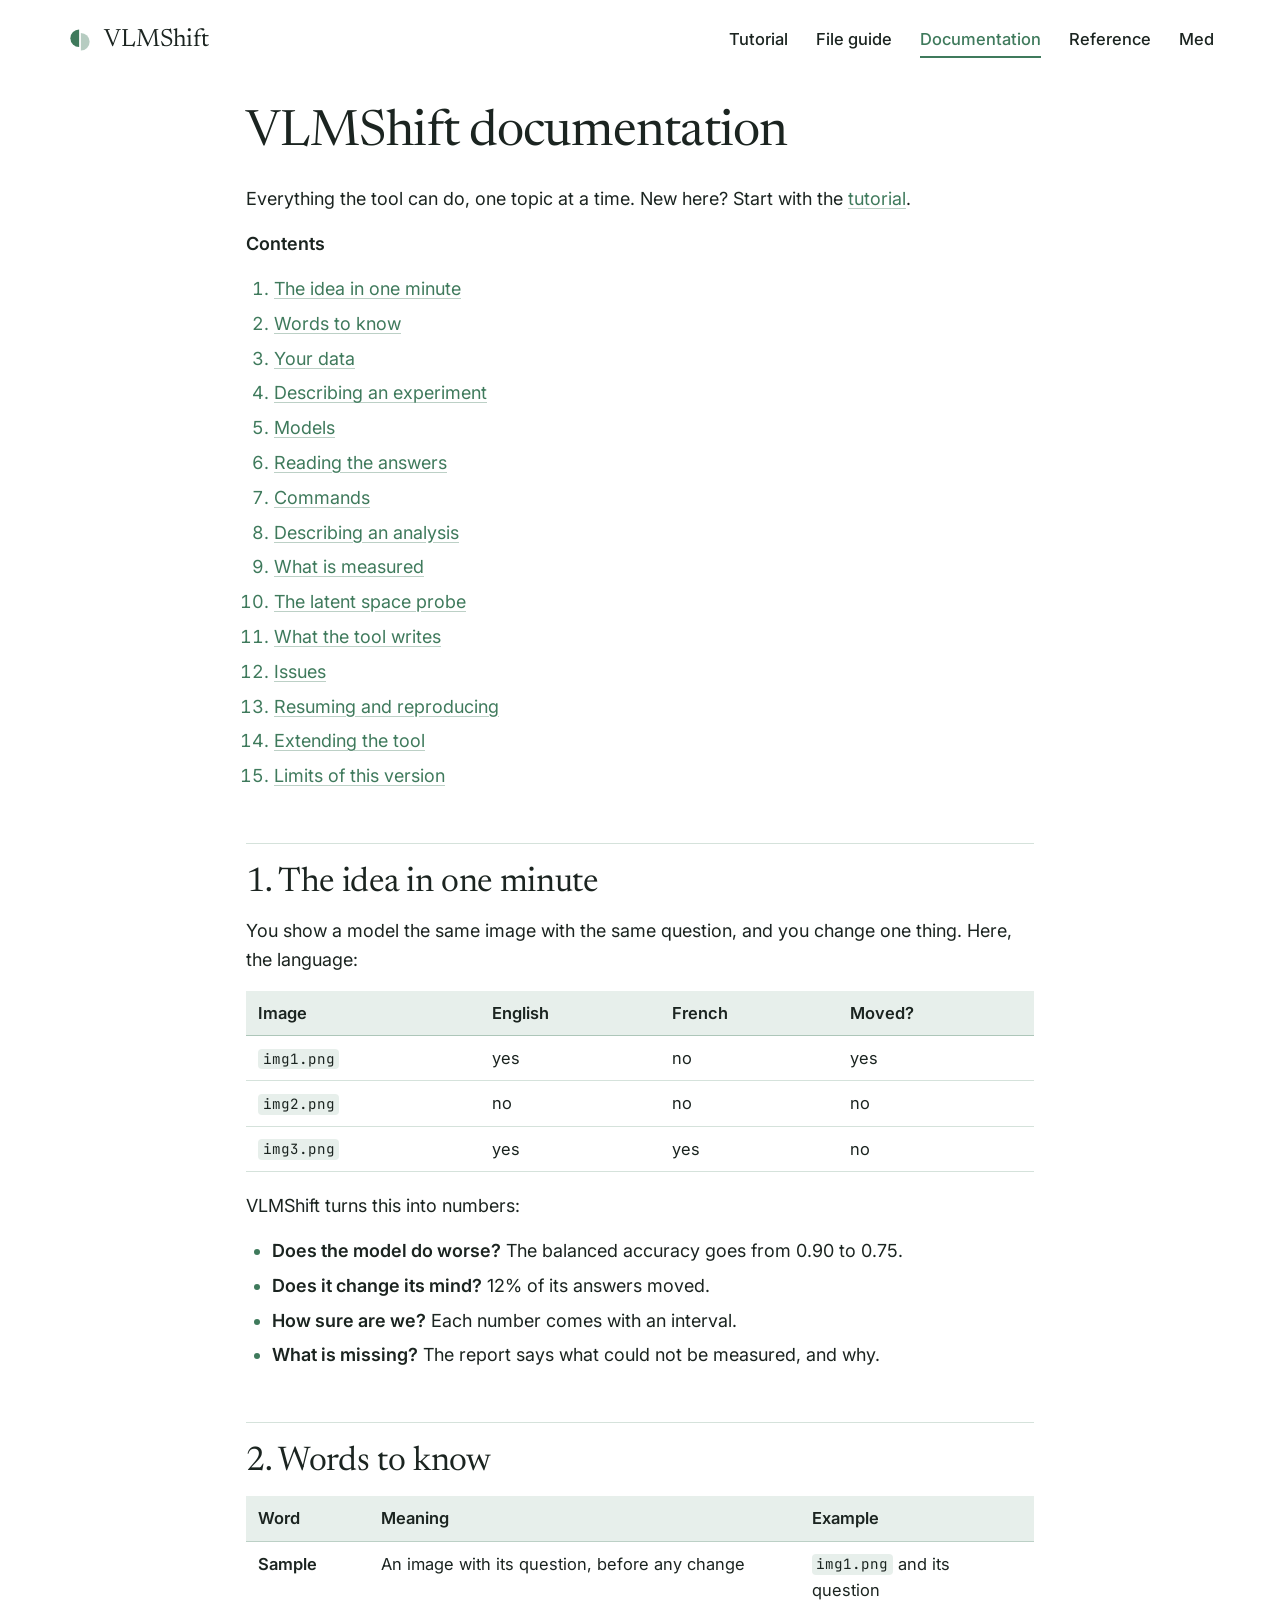
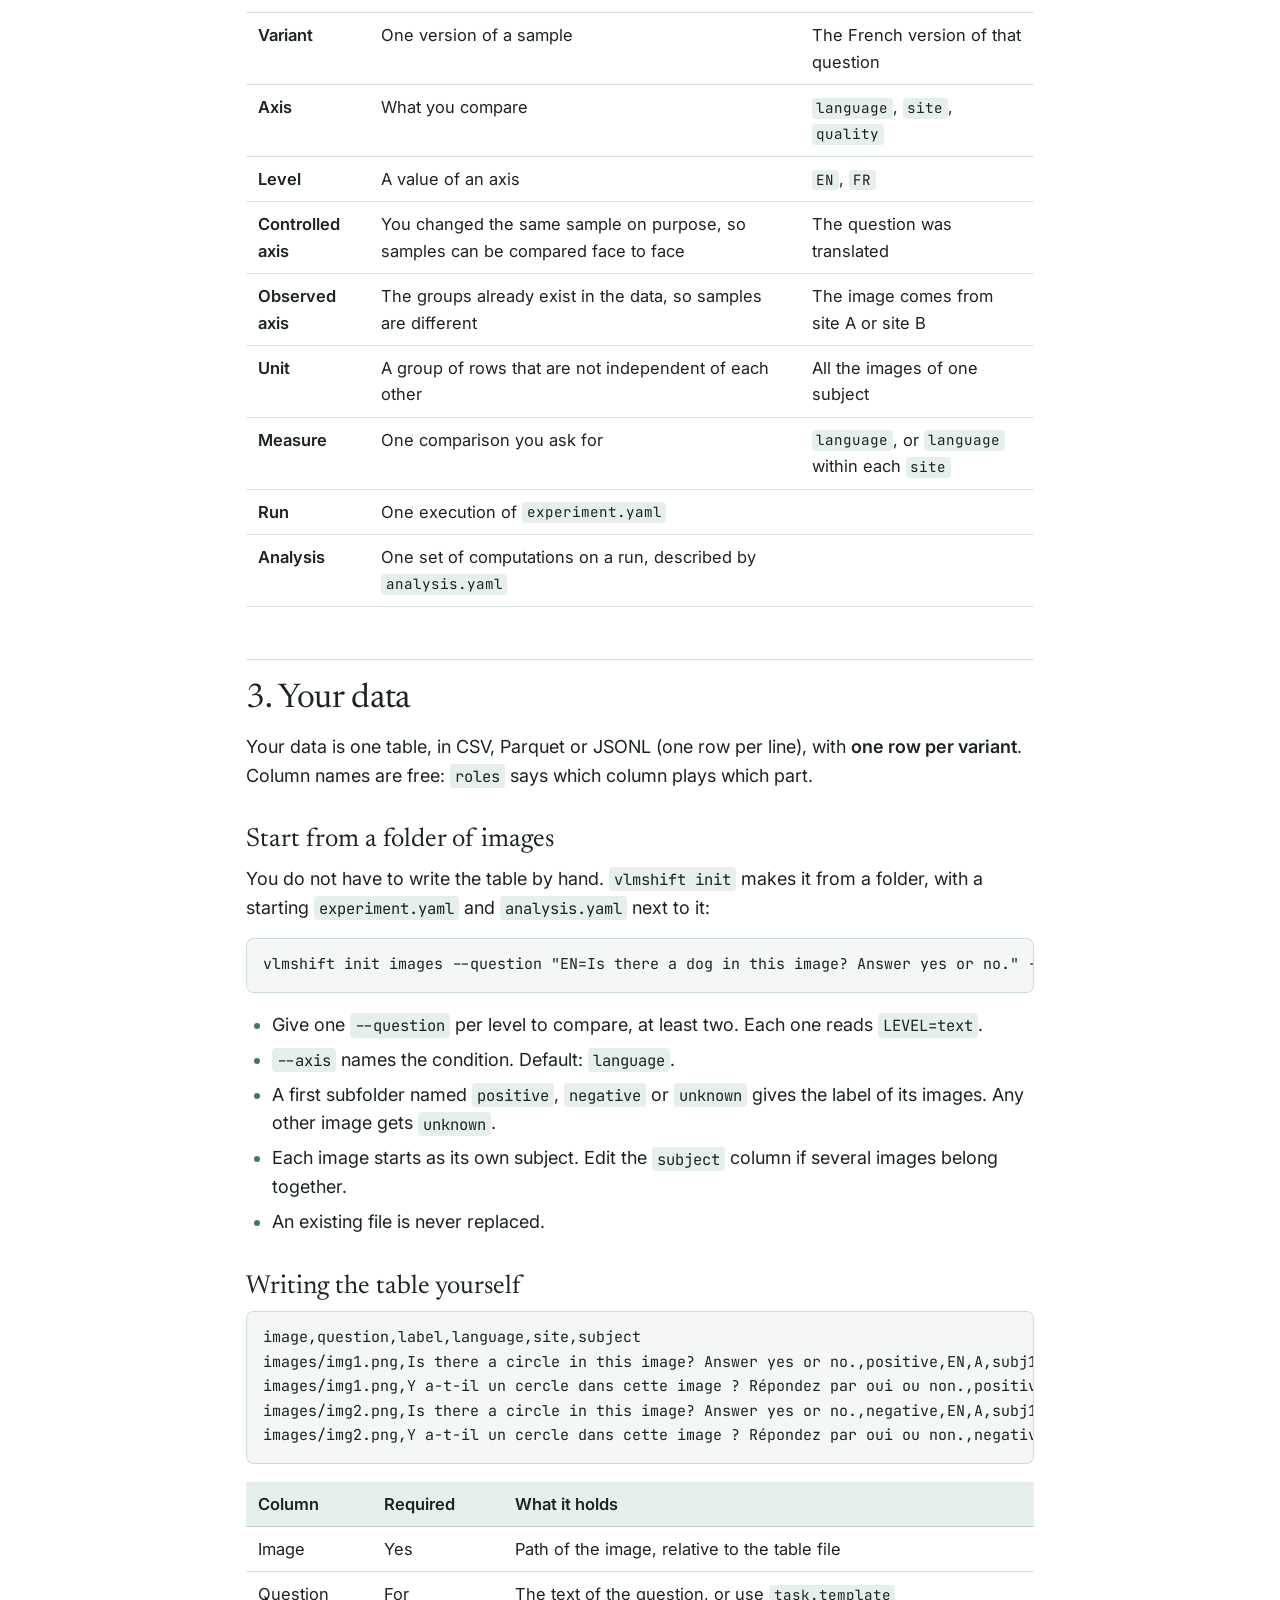
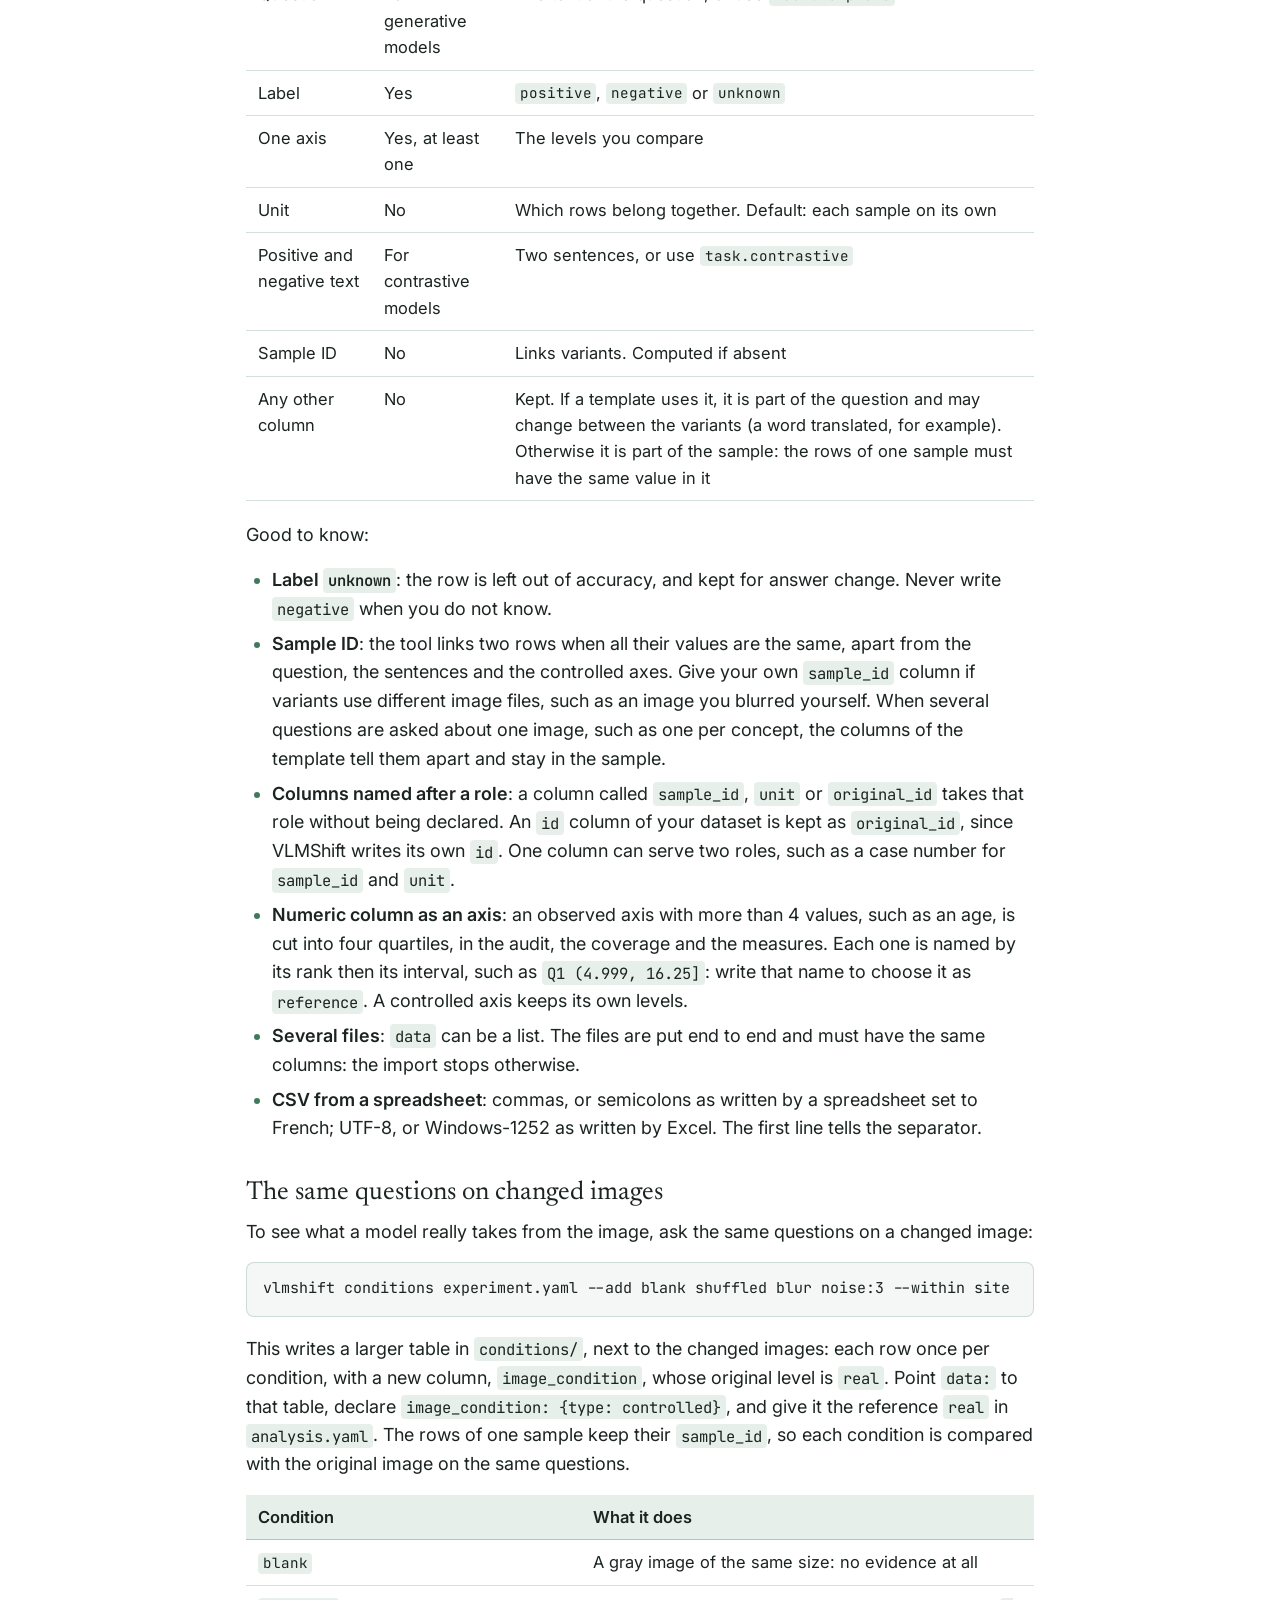
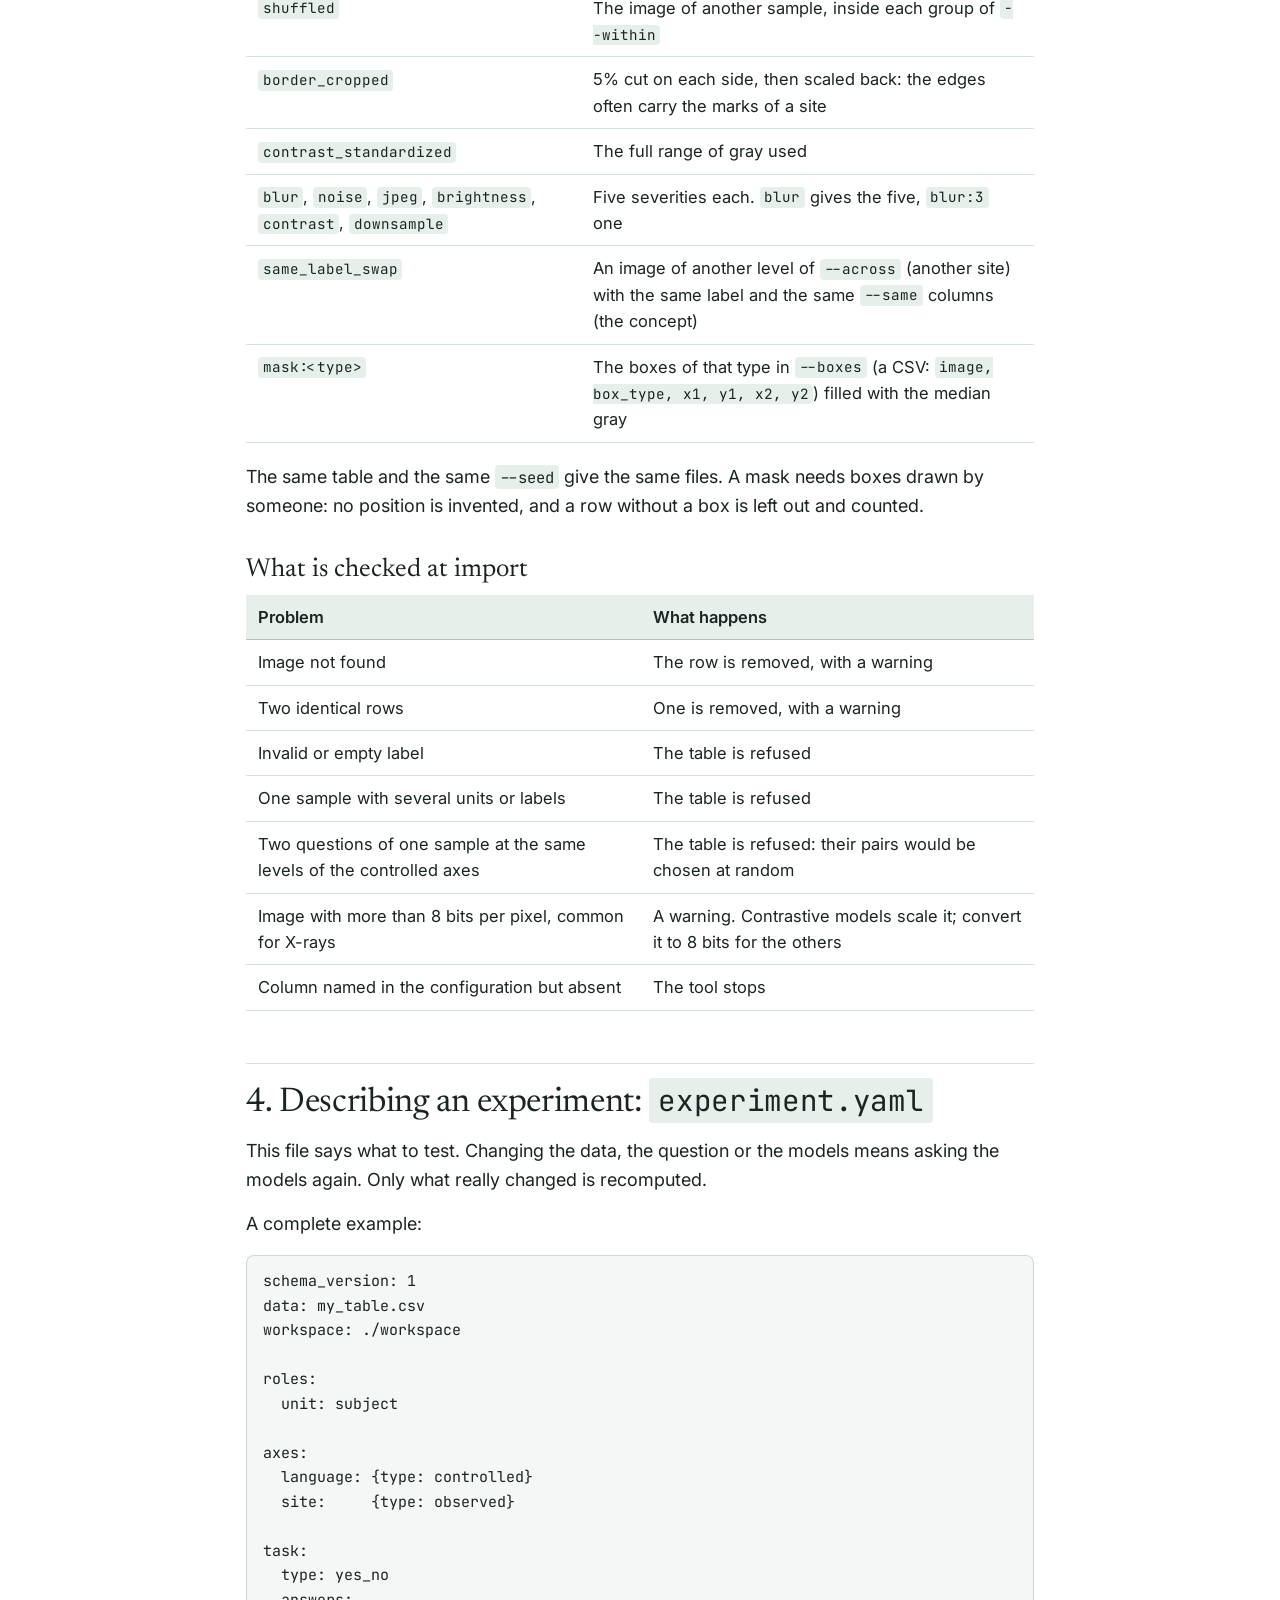
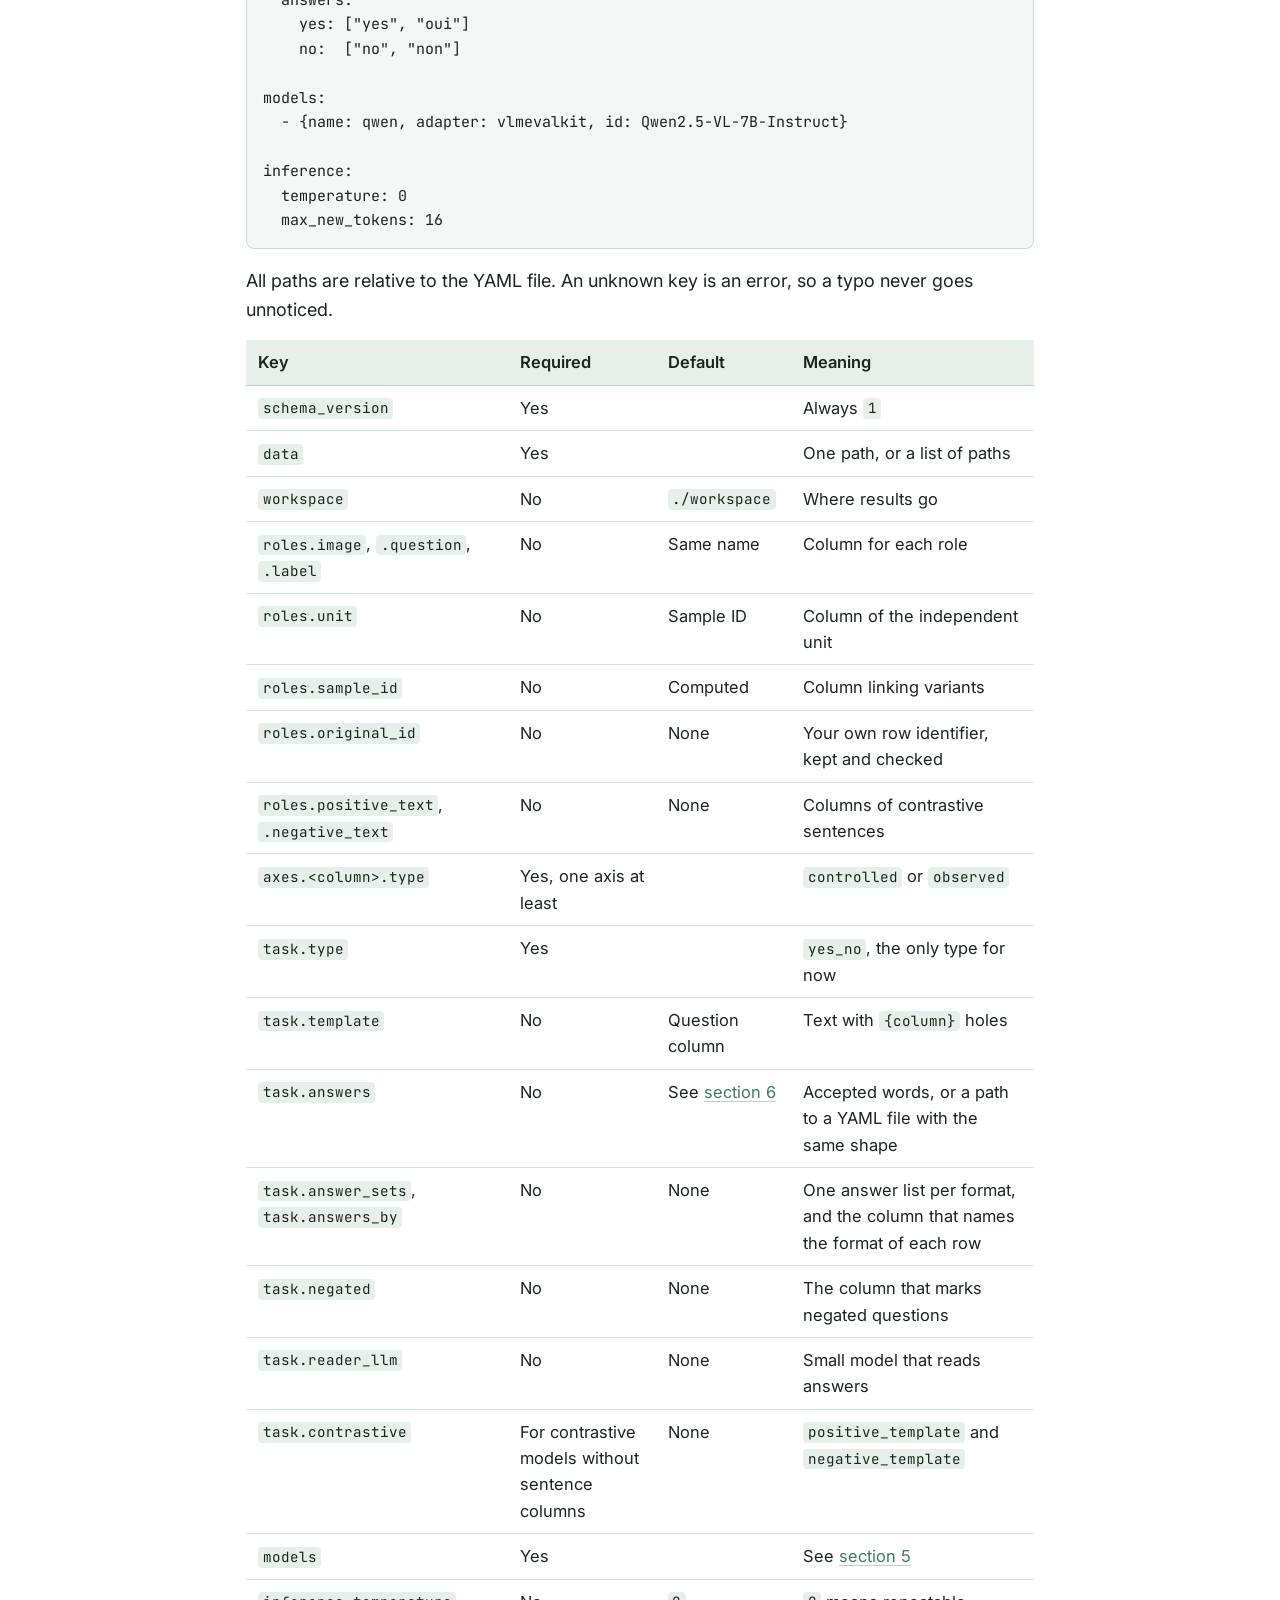
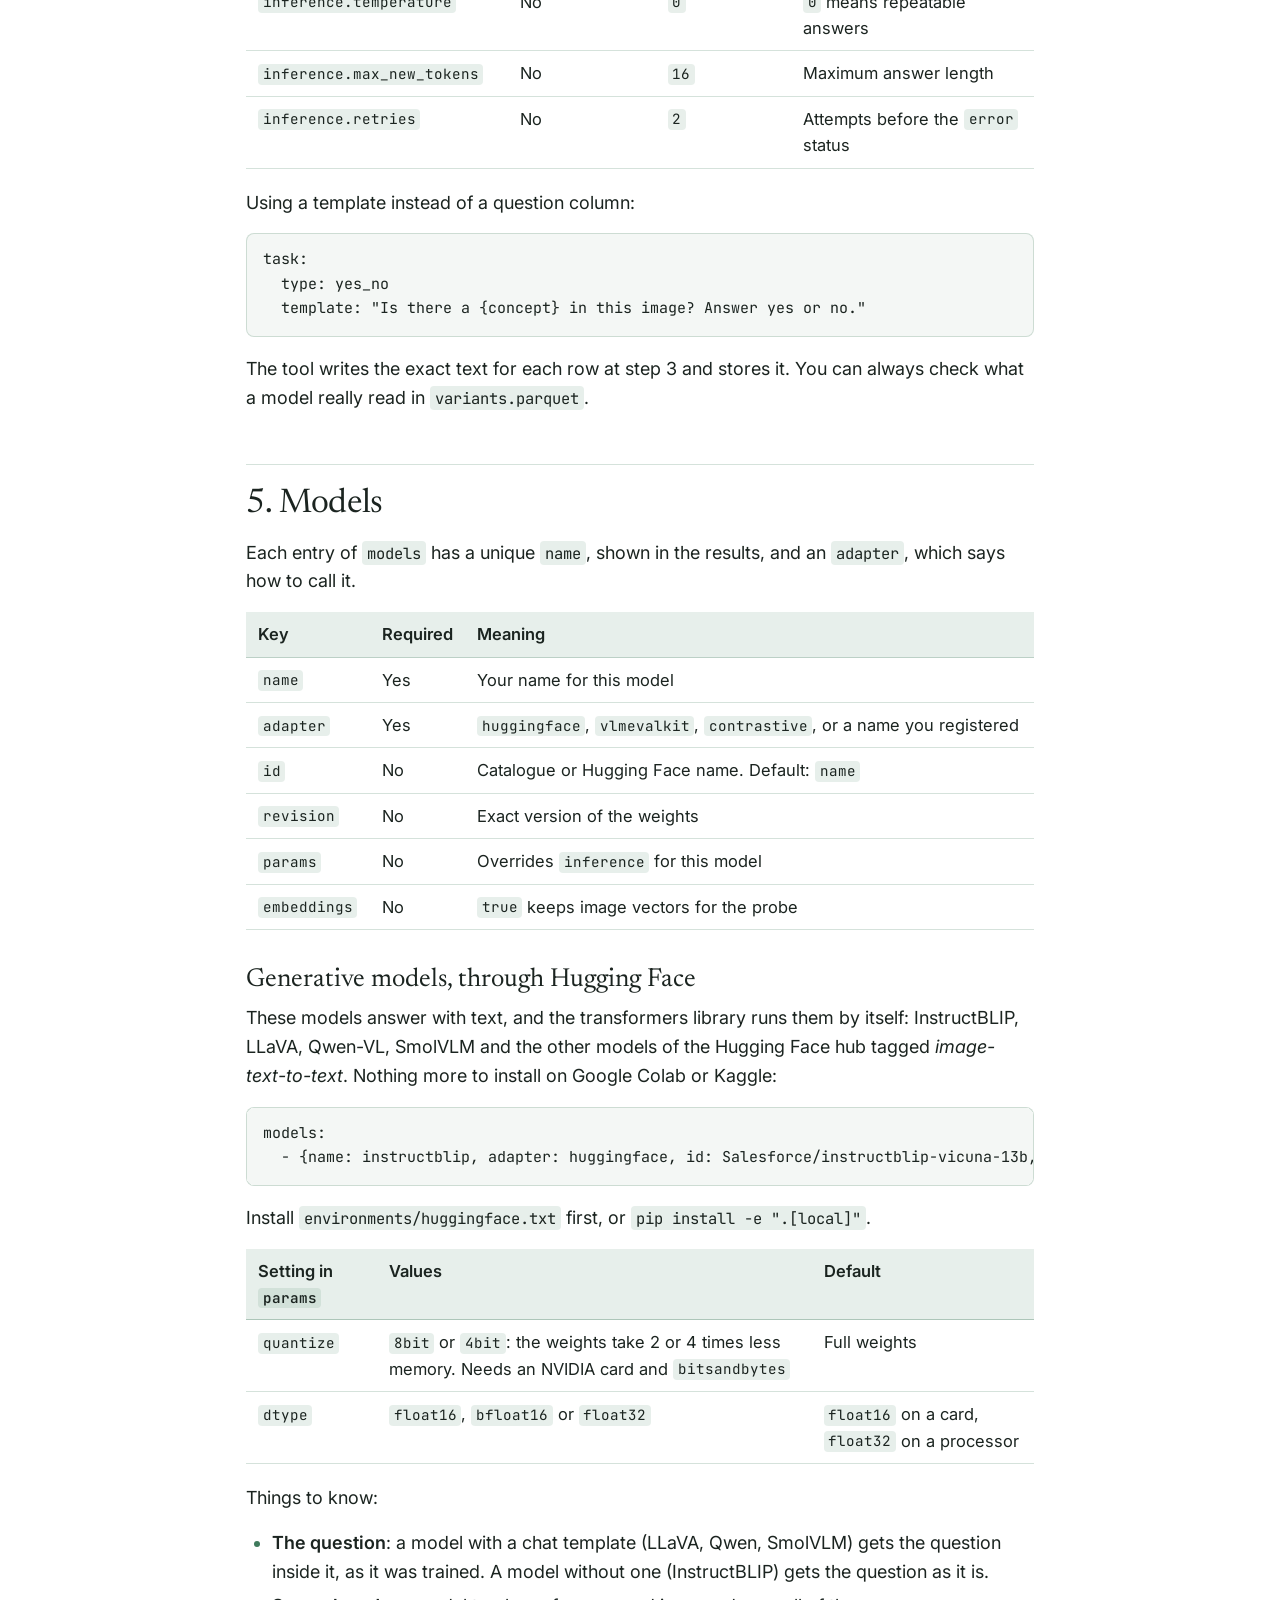
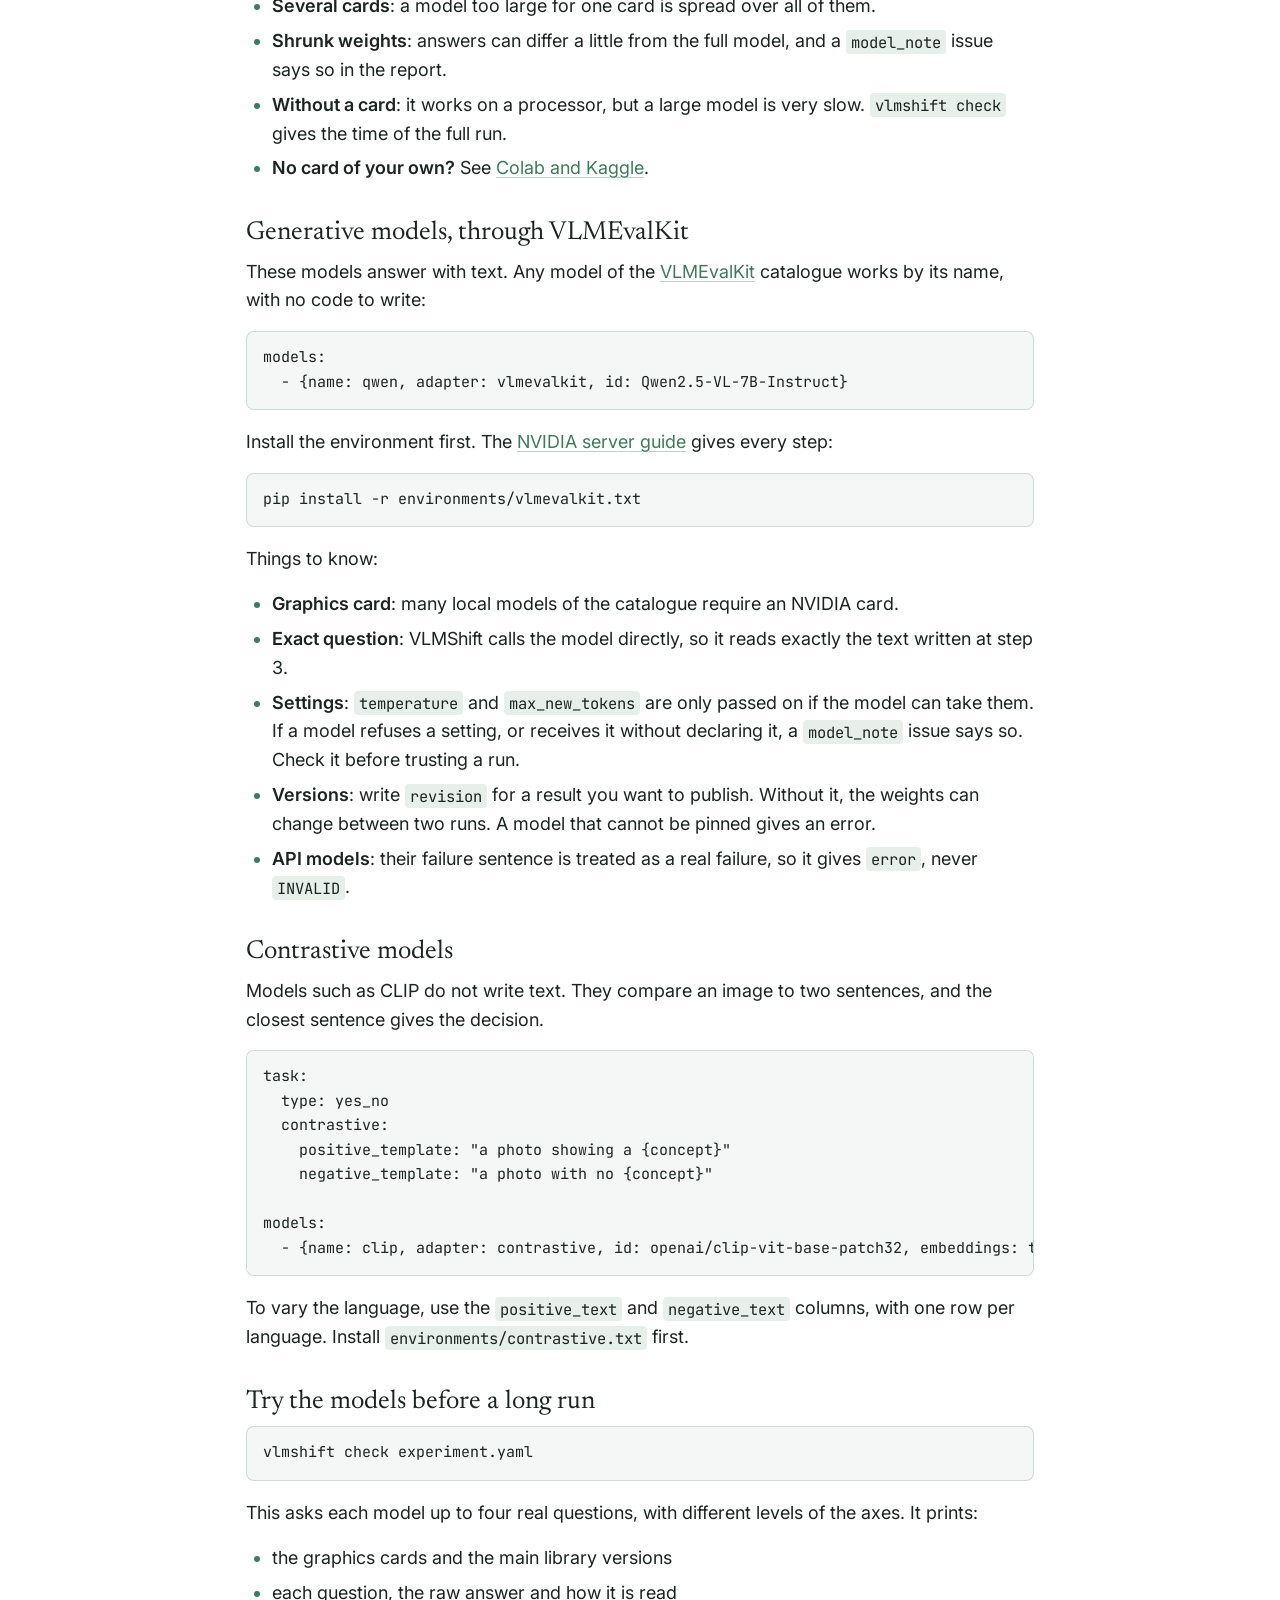
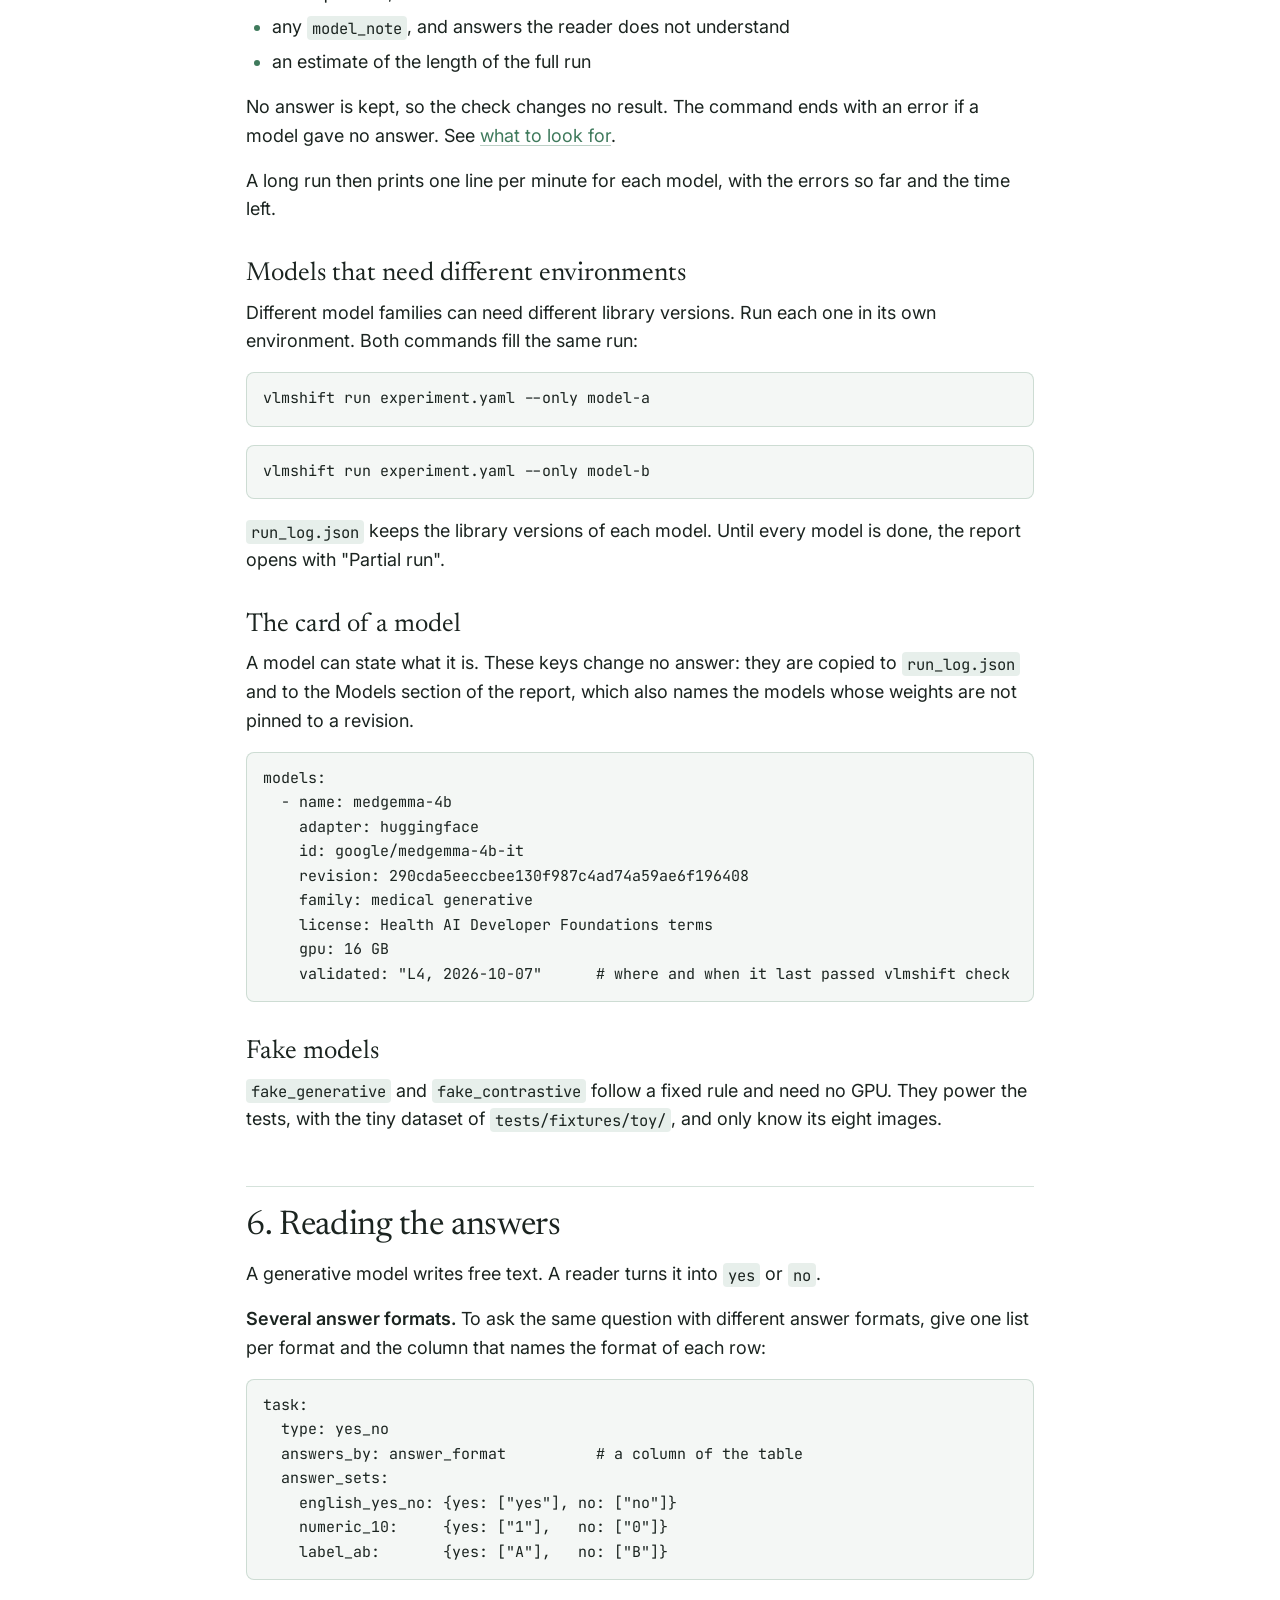
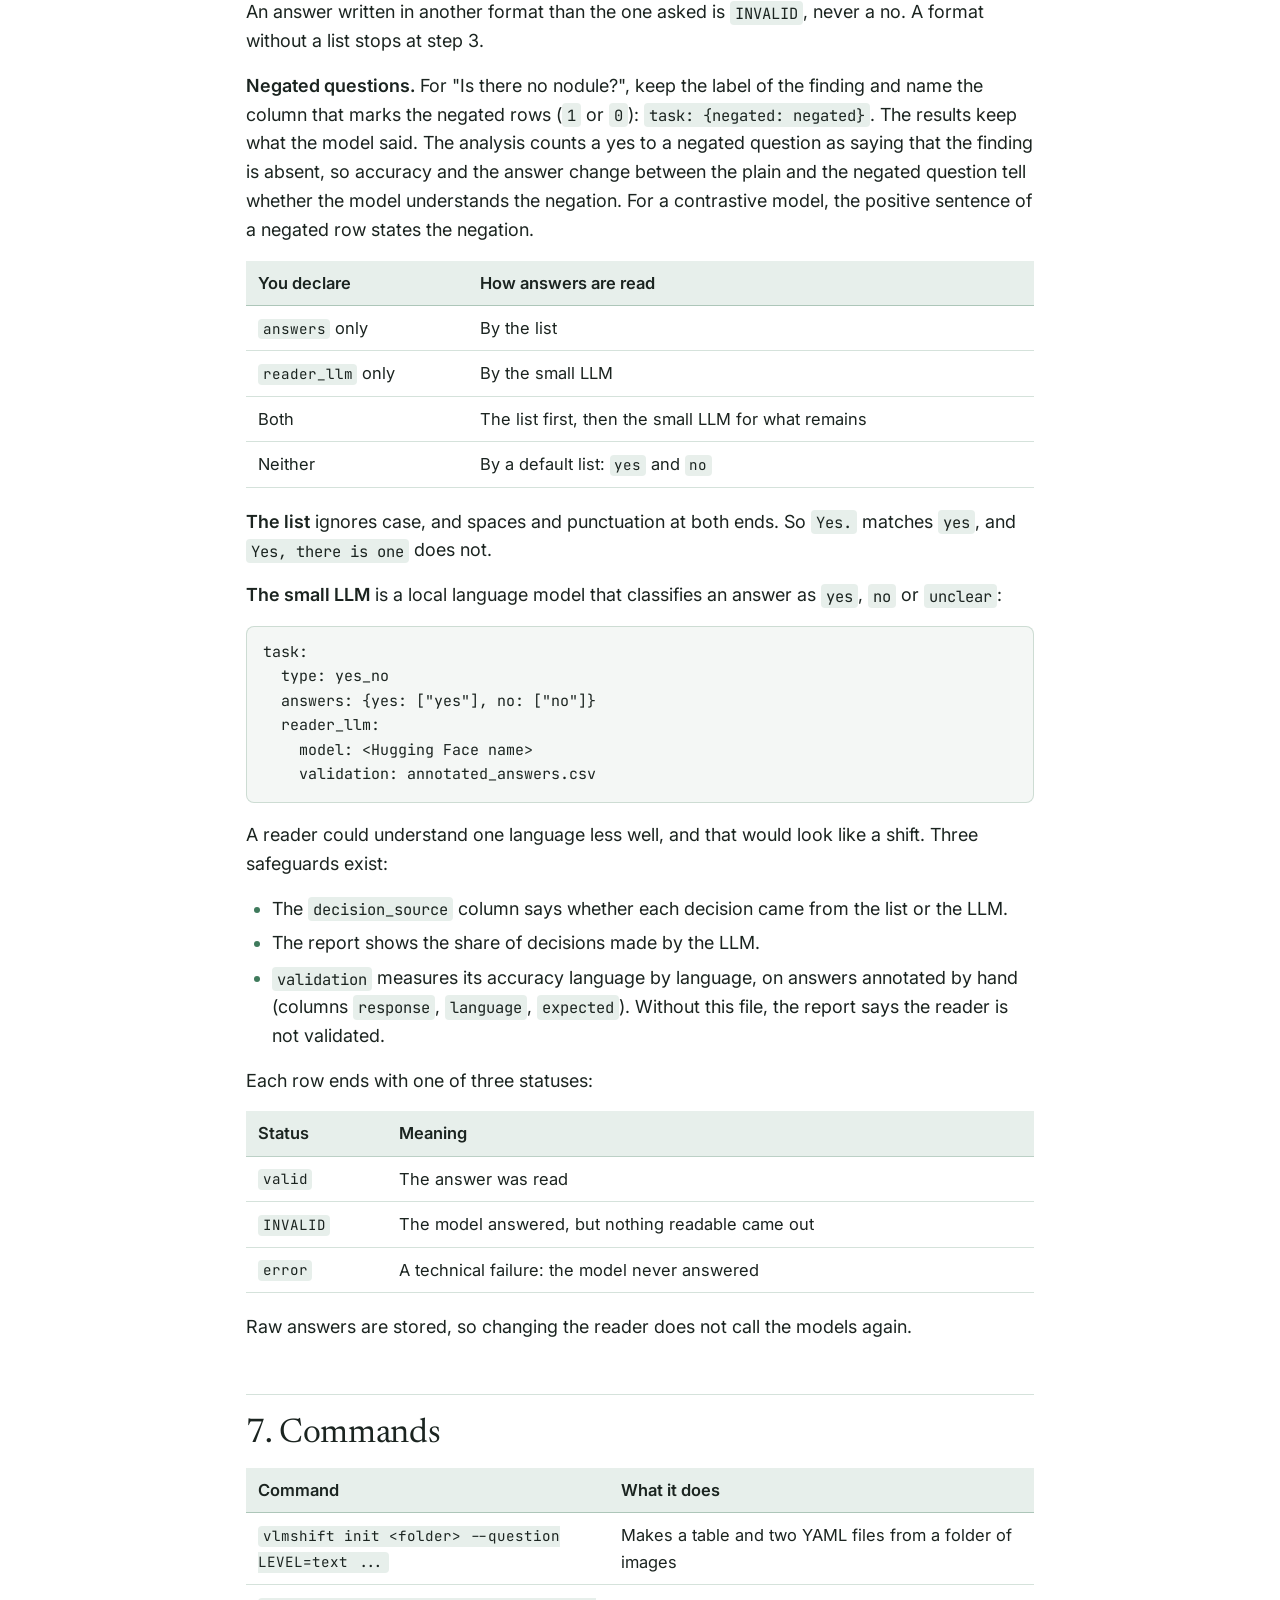
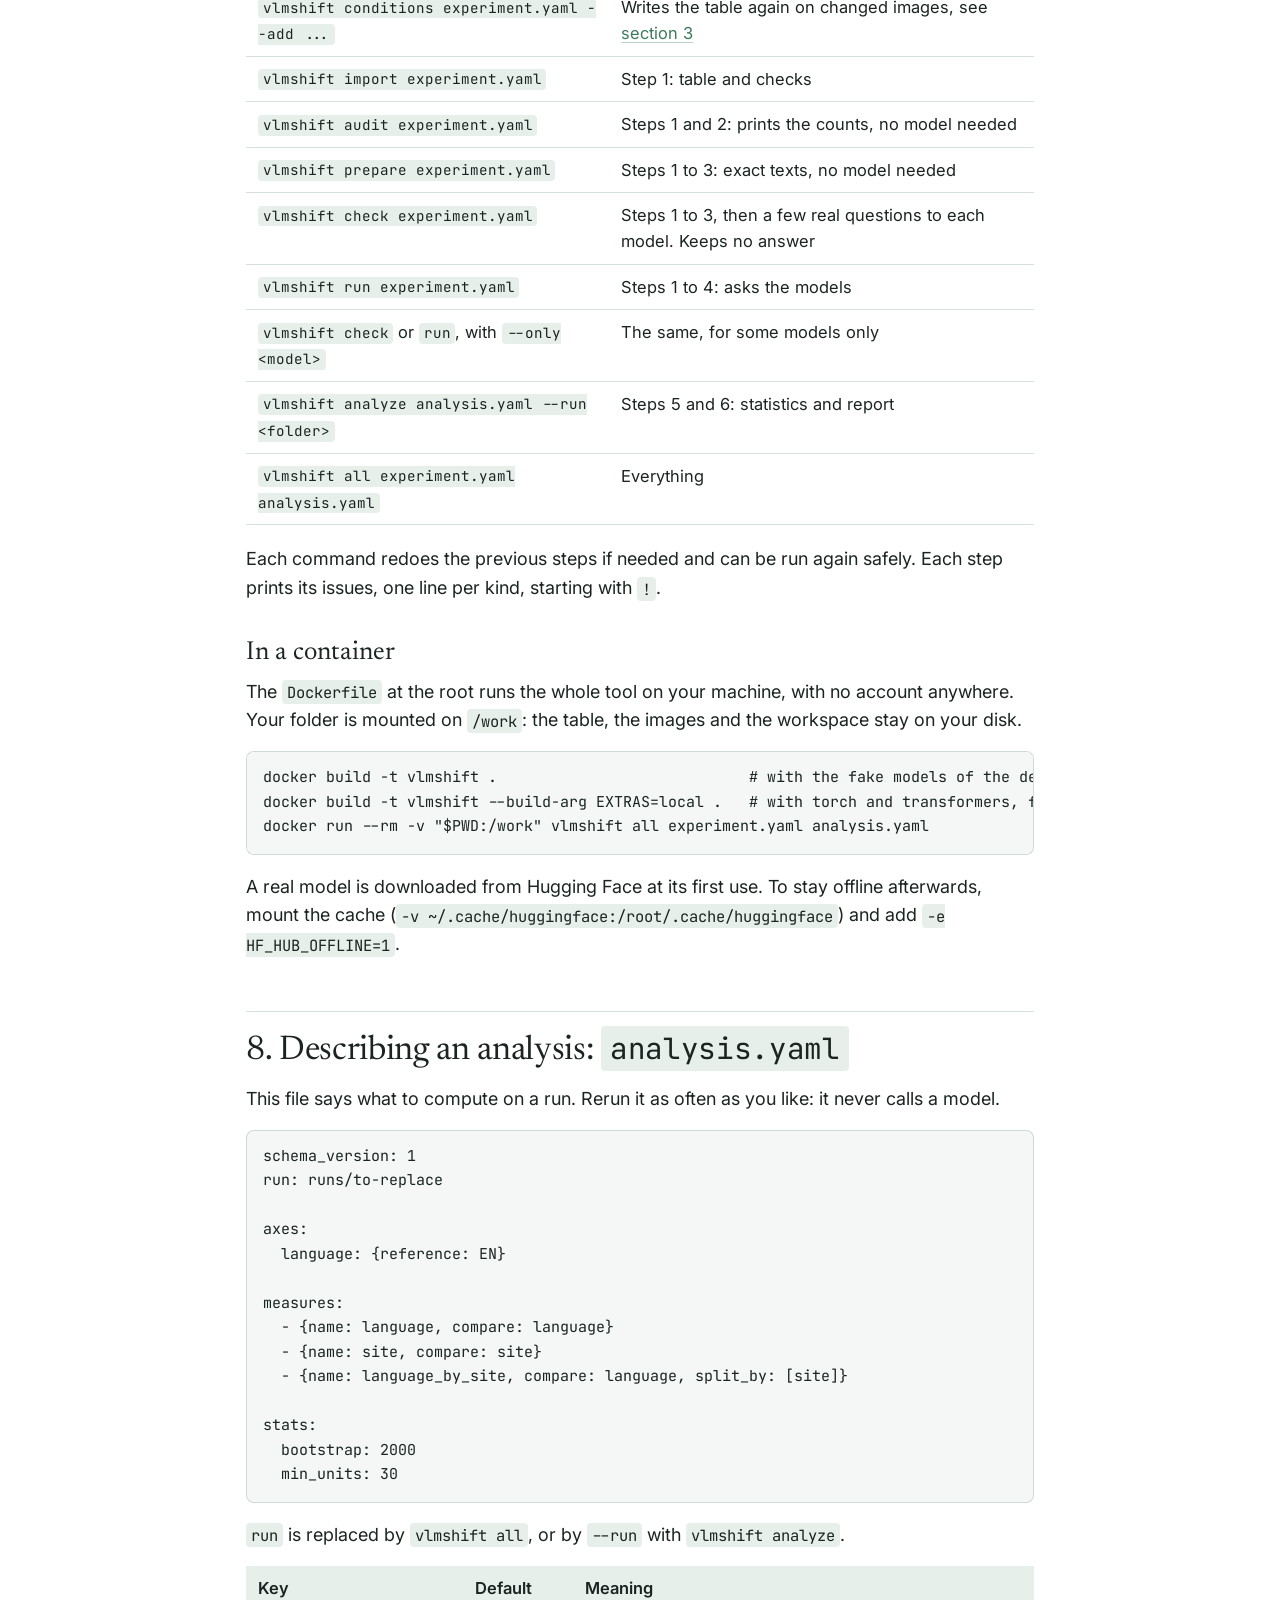
<file: docs/documentation.html>
<!doctype html>
<html lang="en">
<head>
<meta charset="utf-8">
<meta name="viewport" content="width=device-width, initial-scale=1, viewport-fit=cover">
<title>Documentation · VLMShift</title>
<meta name="claude:viewport-fit-sides" content="cover">
<meta name="description" content="VLMShift. A simple kit for measuring shift in vision-language models.">
<link rel="icon" href="data:image/svg+xml,%3Csvg%20viewBox%3D%220%200%2032%2032%22%20role%3D%22img%22%20aria-label%3D%22VLMShift%20logo%22%20xmlns%3D%22http%3A//www.w3.org/2000/svg%22%20%3E%3Cpath%20d%3D%22M15%2C4%20A10%2C10%200%200%200%2015%2C24%20Z%22%20fill%3D%22%233f7a5c%22/%3E%3Cpath%20d%3D%22M17%2C8%20A10%2C10%200%200%201%2017%2C28%20Z%22%20fill%3D%22%233f7a5c%22%20fill-opacity%3D%22.38%22/%3E%3C/svg%3E">
<link rel="preconnect" href="https://fonts.googleapis.com">
<link rel="stylesheet" href="https://fonts.googleapis.com/css2?family=Newsreader:ital,opsz,wght@0,6..72,400;0,6..72,500;1,6..72,400&family=Inter:wght@400;500;600&family=JetBrains+Mono:wght@400;600&display=swap">
<link rel="stylesheet" href="assets/style.css">
</head>
<body>
<header class="top"><a class="brand" href="index.html"><svg viewBox="0 0 32 32" role="img" aria-label="VLMShift logo" xmlns="http://www.w3.org/2000/svg" aria-hidden="true"><path d="M15,4 A10,10 0 0 0 15,24 Z" fill="var(--accent, #3f7a5c)"/><path d="M17,8 A10,10 0 0 1 17,28 Z" fill="var(--accent, #3f7a5c)" fill-opacity=".38"/></svg><span>VLMShift</span></a><nav aria-label="Site"><a href="tutorial.html">Tutorial</a><a href="files.html">File guide</a><a href="documentation.html" aria-current="page">Documentation</a><a href="reference.html">Reference</a><a href="med.html">Med</a></nav></header>
<main class="reading">
<h1 id="vlmshift-documentation">VLMShift documentation</h1>
<p>Everything the tool can do, one topic at a time. New here? Start with the <a href="tutorial.html">tutorial</a>.</p>
<p><strong>Contents</strong></p>
<ol>
<li><a href="#1-the-idea-in-one-minute">The idea in one minute</a></li>
<li><a href="#2-words-to-know">Words to know</a></li>
<li><a href="#3-your-data">Your data</a></li>
<li><a href="#4-describing-an-experiment-experimentyaml">Describing an experiment</a></li>
<li><a href="#5-models">Models</a></li>
<li><a href="#6-reading-the-answers">Reading the answers</a></li>
<li><a href="#7-commands">Commands</a></li>
<li><a href="#8-describing-an-analysis-analysisyaml">Describing an analysis</a></li>
<li><a href="#9-what-is-measured">What is measured</a></li>
<li><a href="#10-the-latent-space-probe">The latent space probe</a></li>
<li><a href="#11-what-the-tool-writes">What the tool writes</a></li>
<li><a href="#12-issues">Issues</a></li>
<li><a href="#13-resuming-and-reproducing">Resuming and reproducing</a></li>
<li><a href="#14-extending-the-tool">Extending the tool</a></li>
<li><a href="#15-limits-of-this-version">Limits of this version</a></li>
</ol>
<h2 id="1-the-idea-in-one-minute">1. The idea in one minute</h2>
<p>You show a model the same image with the same question, and you change one thing. Here, the language:</p>
<div class="table"><table>
<thead>
<tr>
<th>Image</th>
<th>English</th>
<th>French</th>
<th>Moved?</th>
</tr>
</thead>
<tbody>
<tr>
<td><code>img1.png</code></td>
<td>yes</td>
<td>no</td>
<td>yes</td>
</tr>
<tr>
<td><code>img2.png</code></td>
<td>no</td>
<td>no</td>
<td>no</td>
</tr>
<tr>
<td><code>img3.png</code></td>
<td>yes</td>
<td>yes</td>
<td>no</td>
</tr>
</tbody>
</table></div>
<p>VLMShift turns this into numbers:</p>
<ul>
<li><strong>Does the model do worse?</strong> The balanced accuracy goes from 0.90 to 0.75.</li>
<li><strong>Does it change its mind?</strong> 12% of its answers moved.</li>
<li><strong>How sure are we?</strong> Each number comes with an interval.</li>
<li><strong>What is missing?</strong> The report says what could not be measured, and why.</li>
</ul>
<h2 id="2-words-to-know">2. Words to know</h2>
<div class="table"><table>
<thead>
<tr>
<th>Word</th>
<th>Meaning</th>
<th>Example</th>
</tr>
</thead>
<tbody>
<tr>
<td><strong>Sample</strong></td>
<td>An image with its question, before any change</td>
<td><code>img1.png</code> and its question</td>
</tr>
<tr>
<td><strong>Variant</strong></td>
<td>One version of a sample</td>
<td>The French version of that question</td>
</tr>
<tr>
<td><strong>Axis</strong></td>
<td>What you compare</td>
<td><code>language</code>, <code>site</code>, <code>quality</code></td>
</tr>
<tr>
<td><strong>Level</strong></td>
<td>A value of an axis</td>
<td><code>EN</code>, <code>FR</code></td>
</tr>
<tr>
<td><strong>Controlled axis</strong></td>
<td>You changed the same sample on purpose, so samples can be compared face to face</td>
<td>The question was translated</td>
</tr>
<tr>
<td><strong>Observed axis</strong></td>
<td>The groups already exist in the data, so samples are different</td>
<td>The image comes from site A or site B</td>
</tr>
<tr>
<td><strong>Unit</strong></td>
<td>A group of rows that are not independent of each other</td>
<td>All the images of one subject</td>
</tr>
<tr>
<td><strong>Measure</strong></td>
<td>One comparison you ask for</td>
<td><code>language</code>, or <code>language</code> within each <code>site</code></td>
</tr>
<tr>
<td><strong>Run</strong></td>
<td>One execution of <code>experiment.yaml</code></td>
<td></td>
</tr>
<tr>
<td><strong>Analysis</strong></td>
<td>One set of computations on a run, described by <code>analysis.yaml</code></td>
<td></td>
</tr>
</tbody>
</table></div>
<h2 id="3-your-data">3. Your data</h2>
<p>Your data is one table, in CSV, Parquet or JSONL (one row per line), with <strong>one row per variant</strong>. Column names are free: <code>roles</code> says which column plays which part.</p>
<h3 id="start-from-a-folder-of-images">Start from a folder of images</h3>
<p>You do not have to write the table by hand. <code>vlmshift init</code> makes it from a folder, with a starting <code>experiment.yaml</code> and <code>analysis.yaml</code> next to it:</p>
<pre><code class="language-bash">vlmshift init images --question &quot;EN=Is there a dog in this image? Answer yes or no.&quot; --question &quot;FR=Y a-t-il un chien dans cette image ? Répondez par oui ou non.&quot;
</code></pre>
<ul>
<li>Give one <code>--question</code> per level to compare, at least two. Each one reads <code>LEVEL=text</code>.</li>
<li><code>--axis</code> names the condition. Default: <code>language</code>.</li>
<li>A first subfolder named <code>positive</code>, <code>negative</code> or <code>unknown</code> gives the label of its images. Any other image gets <code>unknown</code>.</li>
<li>Each image starts as its own subject. Edit the <code>subject</code> column if several images belong together.</li>
<li>An existing file is never replaced.</li>
</ul>
<h3 id="writing-the-table-yourself">Writing the table yourself</h3>
<pre><code class="language-csv">image,question,label,language,site,subject
images/img1.png,Is there a circle in this image? Answer yes or no.,positive,EN,A,subj1
images/img1.png,Y a-t-il un cercle dans cette image ? Répondez par oui ou non.,positive,FR,A,subj1
images/img2.png,Is there a circle in this image? Answer yes or no.,negative,EN,A,subj1
images/img2.png,Y a-t-il un cercle dans cette image ? Répondez par oui ou non.,negative,FR,A,subj1
</code></pre>
<div class="table"><table>
<thead>
<tr>
<th>Column</th>
<th>Required</th>
<th>What it holds</th>
</tr>
</thead>
<tbody>
<tr>
<td>Image</td>
<td>Yes</td>
<td>Path of the image, relative to the table file</td>
</tr>
<tr>
<td>Question</td>
<td>For generative models</td>
<td>The text of the question, or use <code>task.template</code></td>
</tr>
<tr>
<td>Label</td>
<td>Yes</td>
<td><code>positive</code>, <code>negative</code> or <code>unknown</code></td>
</tr>
<tr>
<td>One axis</td>
<td>Yes, at least one</td>
<td>The levels you compare</td>
</tr>
<tr>
<td>Unit</td>
<td>No</td>
<td>Which rows belong together. Default: each sample on its own</td>
</tr>
<tr>
<td>Positive and negative text</td>
<td>For contrastive models</td>
<td>Two sentences, or use <code>task.contrastive</code></td>
</tr>
<tr>
<td>Sample ID</td>
<td>No</td>
<td>Links variants. Computed if absent</td>
</tr>
<tr>
<td>Any other column</td>
<td>No</td>
<td>Kept. If a template uses it, it is part of the question and may change between the variants (a word translated, for example). Otherwise it is part of the sample: the rows of one sample must have the same value in it</td>
</tr>
</tbody>
</table></div>
<p>Good to know:</p>
<ul>
<li><strong>Label <code>unknown</code></strong>: the row is left out of accuracy, and kept for answer change. Never write <code>negative</code> when you do not know.</li>
<li><strong>Sample ID</strong>: the tool links two rows when all their values are the same, apart from the question, the sentences and the controlled axes. Give your own <code>sample_id</code> column if variants use different image files, such as an image you blurred yourself. When several questions are asked about one image, such as one per concept, the columns of the template tell them apart and stay in the sample.</li>
<li><strong>Columns named after a role</strong>: a column called <code>sample_id</code>, <code>unit</code> or <code>original_id</code> takes that role without being declared. An <code>id</code> column of your dataset is kept as <code>original_id</code>, since VLMShift writes its own <code>id</code>. One column can serve two roles, such as a case number for <code>sample_id</code> and <code>unit</code>.</li>
<li><strong>Numeric column as an axis</strong>: an observed axis with more than 4 values, such as an age, is cut into four quartiles, in the audit, the coverage and the measures. Each one is named by its rank then its interval, such as <code>Q1 (4.999, 16.25]</code>: write that name to choose it as <code>reference</code>. A controlled axis keeps its own levels.</li>
<li><strong>Several files</strong>: <code>data</code> can be a list. The files are put end to end and must have the same columns: the import stops otherwise.</li>
<li><strong>CSV from a spreadsheet</strong>: commas, or semicolons as written by a spreadsheet set to French; UTF-8, or Windows-1252 as written by Excel. The first line tells the separator.</li>
</ul>
<h3 id="the-same-questions-on-changed-images">The same questions on changed images</h3>
<p>To see what a model really takes from the image, ask the same questions on a changed image:</p>
<pre><code class="language-bash">vlmshift conditions experiment.yaml --add blank shuffled blur noise:3 --within site
</code></pre>
<p>This writes a larger table in <code>conditions/</code>, next to the changed images: each row once per condition, with a new column, <code>image_condition</code>, whose original level is <code>real</code>. Point <code>data:</code> to that table, declare <code>image_condition: {type: controlled}</code>, and give it the reference <code>real</code> in <code>analysis.yaml</code>. The rows of one sample keep their <code>sample_id</code>, so each condition is compared with the original image on the same questions.</p>
<div class="table"><table>
<thead>
<tr>
<th>Condition</th>
<th>What it does</th>
</tr>
</thead>
<tbody>
<tr>
<td><code>blank</code></td>
<td>A gray image of the same size: no evidence at all</td>
</tr>
<tr>
<td><code>shuffled</code></td>
<td>The image of another sample, inside each group of <code>--within</code></td>
</tr>
<tr>
<td><code>border_cropped</code></td>
<td>5% cut on each side, then scaled back: the edges often carry the marks of a site</td>
</tr>
<tr>
<td><code>contrast_standardized</code></td>
<td>The full range of gray used</td>
</tr>
<tr>
<td><code>blur</code>, <code>noise</code>, <code>jpeg</code>, <code>brightness</code>, <code>contrast</code>, <code>downsample</code></td>
<td>Five severities each. <code>blur</code> gives the five, <code>blur:3</code> one</td>
</tr>
<tr>
<td><code>same_label_swap</code></td>
<td>An image of another level of <code>--across</code> (another site) with the same label and the same <code>--same</code> columns (the concept)</td>
</tr>
<tr>
<td><code>mask:&lt;type&gt;</code></td>
<td>The boxes of that type in <code>--boxes</code> (a CSV: <code>image, box_type, x1, y1, x2, y2</code>) filled with the median gray</td>
</tr>
</tbody>
</table></div>
<p>The same table and the same <code>--seed</code> give the same files. A mask needs boxes drawn by someone: no position is invented, and a row without a box is left out and counted.</p>
<h3 id="what-is-checked-at-import">What is checked at import</h3>
<div class="table"><table>
<thead>
<tr>
<th>Problem</th>
<th>What happens</th>
</tr>
</thead>
<tbody>
<tr>
<td>Image not found</td>
<td>The row is removed, with a warning</td>
</tr>
<tr>
<td>Two identical rows</td>
<td>One is removed, with a warning</td>
</tr>
<tr>
<td>Invalid or empty label</td>
<td>The table is refused</td>
</tr>
<tr>
<td>One sample with several units or labels</td>
<td>The table is refused</td>
</tr>
<tr>
<td>Two questions of one sample at the same levels of the controlled axes</td>
<td>The table is refused: their pairs would be chosen at random</td>
</tr>
<tr>
<td>Image with more than 8 bits per pixel, common for X-rays</td>
<td>A warning. Contrastive models scale it; convert it to 8 bits for the others</td>
</tr>
<tr>
<td>Column named in the configuration but absent</td>
<td>The tool stops</td>
</tr>
</tbody>
</table></div>
<h2 id="4-describing-an-experiment-experimentyaml">4. Describing an experiment: <code>experiment.yaml</code></h2>
<p>This file says what to test. Changing the data, the question or the models means asking the models again. Only what really changed is recomputed.</p>
<p>A complete example:</p>
<pre><code class="language-yaml">schema_version: 1
data: my_table.csv
workspace: ./workspace

roles:
  unit: subject

axes:
  language: {type: controlled}
  site:     {type: observed}

task:
  type: yes_no
  answers:
    yes: [&quot;yes&quot;, &quot;oui&quot;]
    no:  [&quot;no&quot;, &quot;non&quot;]

models:
  - {name: qwen, adapter: vlmevalkit, id: Qwen2.5-VL-7B-Instruct}

inference:
  temperature: 0
  max_new_tokens: 16
</code></pre>
<p>All paths are relative to the YAML file. An unknown key is an error, so a typo never goes unnoticed.</p>
<div class="table"><table>
<thead>
<tr>
<th>Key</th>
<th>Required</th>
<th>Default</th>
<th>Meaning</th>
</tr>
</thead>
<tbody>
<tr>
<td><code>schema_version</code></td>
<td>Yes</td>
<td></td>
<td>Always <code>1</code></td>
</tr>
<tr>
<td><code>data</code></td>
<td>Yes</td>
<td></td>
<td>One path, or a list of paths</td>
</tr>
<tr>
<td><code>workspace</code></td>
<td>No</td>
<td><code>./workspace</code></td>
<td>Where results go</td>
</tr>
<tr>
<td><code>roles.image</code>, <code>.question</code>, <code>.label</code></td>
<td>No</td>
<td>Same name</td>
<td>Column for each role</td>
</tr>
<tr>
<td><code>roles.unit</code></td>
<td>No</td>
<td>Sample ID</td>
<td>Column of the independent unit</td>
</tr>
<tr>
<td><code>roles.sample_id</code></td>
<td>No</td>
<td>Computed</td>
<td>Column linking variants</td>
</tr>
<tr>
<td><code>roles.original_id</code></td>
<td>No</td>
<td>None</td>
<td>Your own row identifier, kept and checked</td>
</tr>
<tr>
<td><code>roles.positive_text</code>, <code>.negative_text</code></td>
<td>No</td>
<td>None</td>
<td>Columns of contrastive sentences</td>
</tr>
<tr>
<td><code>axes.&lt;column&gt;.type</code></td>
<td>Yes, one axis at least</td>
<td></td>
<td><code>controlled</code> or <code>observed</code></td>
</tr>
<tr>
<td><code>task.type</code></td>
<td>Yes</td>
<td></td>
<td><code>yes_no</code>, the only type for now</td>
</tr>
<tr>
<td><code>task.template</code></td>
<td>No</td>
<td>Question column</td>
<td>Text with <code>{column}</code> holes</td>
</tr>
<tr>
<td><code>task.answers</code></td>
<td>No</td>
<td>See <a href="#6-reading-the-answers">section 6</a></td>
<td>Accepted words, or a path to a YAML file with the same shape</td>
</tr>
<tr>
<td><code>task.answer_sets</code>, <code>task.answers_by</code></td>
<td>No</td>
<td>None</td>
<td>One answer list per format, and the column that names the format of each row</td>
</tr>
<tr>
<td><code>task.negated</code></td>
<td>No</td>
<td>None</td>
<td>The column that marks negated questions</td>
</tr>
<tr>
<td><code>task.reader_llm</code></td>
<td>No</td>
<td>None</td>
<td>Small model that reads answers</td>
</tr>
<tr>
<td><code>task.contrastive</code></td>
<td>For contrastive models without sentence columns</td>
<td>None</td>
<td><code>positive_template</code> and <code>negative_template</code></td>
</tr>
<tr>
<td><code>models</code></td>
<td>Yes</td>
<td></td>
<td>See <a href="#5-models">section 5</a></td>
</tr>
<tr>
<td><code>inference.temperature</code></td>
<td>No</td>
<td><code>0</code></td>
<td><code>0</code> means repeatable answers</td>
</tr>
<tr>
<td><code>inference.max_new_tokens</code></td>
<td>No</td>
<td><code>16</code></td>
<td>Maximum answer length</td>
</tr>
<tr>
<td><code>inference.retries</code></td>
<td>No</td>
<td><code>2</code></td>
<td>Attempts before the <code>error</code> status</td>
</tr>
</tbody>
</table></div>
<p>Using a template instead of a question column:</p>
<pre><code class="language-yaml">task:
  type: yes_no
  template: &quot;Is there a {concept} in this image? Answer yes or no.&quot;
</code></pre>
<p>The tool writes the exact text for each row at step 3 and stores it. You can always check what a model really read in <code>variants.parquet</code>.</p>
<h2 id="5-models">5. Models</h2>
<p>Each entry of <code>models</code> has a unique <code>name</code>, shown in the results, and an <code>adapter</code>, which says how to call it.</p>
<div class="table"><table>
<thead>
<tr>
<th>Key</th>
<th>Required</th>
<th>Meaning</th>
</tr>
</thead>
<tbody>
<tr>
<td><code>name</code></td>
<td>Yes</td>
<td>Your name for this model</td>
</tr>
<tr>
<td><code>adapter</code></td>
<td>Yes</td>
<td><code>huggingface</code>, <code>vlmevalkit</code>, <code>contrastive</code>, or a name you registered</td>
</tr>
<tr>
<td><code>id</code></td>
<td>No</td>
<td>Catalogue or Hugging Face name. Default: <code>name</code></td>
</tr>
<tr>
<td><code>revision</code></td>
<td>No</td>
<td>Exact version of the weights</td>
</tr>
<tr>
<td><code>params</code></td>
<td>No</td>
<td>Overrides <code>inference</code> for this model</td>
</tr>
<tr>
<td><code>embeddings</code></td>
<td>No</td>
<td><code>true</code> keeps image vectors for the probe</td>
</tr>
</tbody>
</table></div>
<h3 id="generative-models-through-hugging-face">Generative models, through Hugging Face</h3>
<p>These models answer with text, and the transformers library runs them by itself: InstructBLIP, LLaVA, Qwen-VL, SmolVLM and the other models of the Hugging Face hub tagged <em>image-text-to-text</em>. Nothing more to install on Google Colab or Kaggle:</p>
<pre><code class="language-yaml">models:
  - {name: instructblip, adapter: huggingface, id: Salesforce/instructblip-vicuna-13b, revision: 91271ed4920607b735c9925dfa495de6d012d16d}
</code></pre>
<p>Install <code>environments/huggingface.txt</code> first, or <code>pip install -e &quot;.[local]&quot;</code>.</p>
<div class="table"><table>
<thead>
<tr>
<th>Setting in <code>params</code></th>
<th>Values</th>
<th>Default</th>
</tr>
</thead>
<tbody>
<tr>
<td><code>quantize</code></td>
<td><code>8bit</code> or <code>4bit</code>: the weights take 2 or 4 times less memory. Needs an NVIDIA card and <code>bitsandbytes</code></td>
<td>Full weights</td>
</tr>
<tr>
<td><code>dtype</code></td>
<td><code>float16</code>, <code>bfloat16</code> or <code>float32</code></td>
<td><code>float16</code> on a card, <code>float32</code> on a processor</td>
</tr>
</tbody>
</table></div>
<p>Things to know:</p>
<ul>
<li><strong>The question</strong>: a model with a chat template (LLaVA, Qwen, SmolVLM) gets the question inside it, as it was trained. A model without one (InstructBLIP) gets the question as it is.</li>
<li><strong>Several cards</strong>: a model too large for one card is spread over all of them.</li>
<li><strong>Shrunk weights</strong>: answers can differ a little from the full model, and a <code>model_note</code> issue says so in the report.</li>
<li><strong>Without a card</strong>: it works on a processor, but a large model is very slow. <code>vlmshift check</code> gives the time of the full run.</li>
<li><strong>No card of your own?</strong> See <a href="colab.html">Colab and Kaggle</a>.</li>
</ul>
<h3 id="generative-models-through-vlmevalkit">Generative models, through VLMEvalKit</h3>
<p>These models answer with text. Any model of the <a href="https://github.com/open-compass/VLMEvalKit">VLMEvalKit</a> catalogue works by its name, with no code to write:</p>
<pre><code class="language-yaml">models:
  - {name: qwen, adapter: vlmevalkit, id: Qwen2.5-VL-7B-Instruct}
</code></pre>
<p>Install the environment first. The <a href="server.html">NVIDIA server guide</a> gives every step:</p>
<pre><code class="language-bash">pip install -r environments/vlmevalkit.txt
</code></pre>
<p>Things to know:</p>
<ul>
<li><strong>Graphics card</strong>: many local models of the catalogue require an NVIDIA card.</li>
<li><strong>Exact question</strong>: VLMShift calls the model directly, so it reads exactly the text written at step 3.</li>
<li><strong>Settings</strong>: <code>temperature</code> and <code>max_new_tokens</code> are only passed on if the model can take them. If a model refuses a setting, or receives it without declaring it, a <code>model_note</code> issue says so. Check it before trusting a run.</li>
<li><strong>Versions</strong>: write <code>revision</code> for a result you want to publish. Without it, the weights can change between two runs. A model that cannot be pinned gives an error.</li>
<li><strong>API models</strong>: their failure sentence is treated as a real failure, so it gives <code>error</code>, never <code>INVALID</code>.</li>
</ul>
<h3 id="contrastive-models">Contrastive models</h3>
<p>Models such as CLIP do not write text. They compare an image to two sentences, and the closest sentence gives the decision.</p>
<pre><code class="language-yaml">task:
  type: yes_no
  contrastive:
    positive_template: &quot;a photo showing a {concept}&quot;
    negative_template: &quot;a photo with no {concept}&quot;

models:
  - {name: clip, adapter: contrastive, id: openai/clip-vit-base-patch32, embeddings: true}
</code></pre>
<p>To vary the language, use the <code>positive_text</code> and <code>negative_text</code> columns, with one row per language. Install <code>environments/contrastive.txt</code> first.</p>
<h3 id="try-the-models-before-a-long-run">Try the models before a long run</h3>
<pre><code class="language-bash">vlmshift check experiment.yaml
</code></pre>
<p>This asks each model up to four real questions, with different levels of the axes. It prints:</p>
<ul>
<li>the graphics cards and the main library versions</li>
<li>each question, the raw answer and how it is read</li>
<li>any <code>model_note</code>, and answers the reader does not understand</li>
<li>an estimate of the length of the full run</li>
</ul>
<p>No answer is kept, so the check changes no result. The command ends with an error if a model gave no answer. See <a href="server.html#4-check-before-the-long-run">what to look for</a>.</p>
<p>A long run then prints one line per minute for each model, with the errors so far and the time left.</p>
<h3 id="models-that-need-different-environments">Models that need different environments</h3>
<p>Different model families can need different library versions. Run each one in its own environment. Both commands fill the same run:</p>
<pre><code class="language-bash">vlmshift run experiment.yaml --only model-a
</code></pre>
<pre><code class="language-bash">vlmshift run experiment.yaml --only model-b
</code></pre>
<p><code>run_log.json</code> keeps the library versions of each model. Until every model is done, the report opens with &quot;Partial run&quot;.</p>
<h3 id="the-card-of-a-model">The card of a model</h3>
<p>A model can state what it is. These keys change no answer: they are copied to <code>run_log.json</code> and to the Models section of the report, which also names the models whose weights are not pinned to a revision.</p>
<pre><code class="language-yaml">models:
  - name: medgemma-4b
    adapter: huggingface
    id: google/medgemma-4b-it
    revision: 290cda5eeccbee130f987c4ad74a59ae6f196408
    family: medical generative
    license: Health AI Developer Foundations terms
    gpu: 16 GB
    validated: &quot;L4, 2026-10-07&quot;      # where and when it last passed vlmshift check
</code></pre>
<h3 id="fake-models">Fake models</h3>
<p><code>fake_generative</code> and <code>fake_contrastive</code> follow a fixed rule and need no GPU. They power the tests, with the tiny dataset of <code>tests/fixtures/toy/</code>, and only know its eight images.</p>
<h2 id="6-reading-the-answers">6. Reading the answers</h2>
<p>A generative model writes free text. A reader turns it into <code>yes</code> or <code>no</code>.</p>
<p><strong>Several answer formats.</strong> To ask the same question with different answer formats, give one list per format and the column that names the format of each row:</p>
<pre><code class="language-yaml">task:
  type: yes_no
  answers_by: answer_format          # a column of the table
  answer_sets:
    english_yes_no: {yes: [&quot;yes&quot;], no: [&quot;no&quot;]}
    numeric_10:     {yes: [&quot;1&quot;],   no: [&quot;0&quot;]}
    label_ab:       {yes: [&quot;A&quot;],   no: [&quot;B&quot;]}
</code></pre>
<p>An answer written in another format than the one asked is <code>INVALID</code>, never a no. A format without a list stops at step 3.</p>
<p><strong>Negated questions.</strong> For &quot;Is there no nodule?&quot;, keep the label of the finding and name the column that marks the negated rows (<code>1</code> or <code>0</code>): <code>task: {negated: negated}</code>. The results keep what the model said. The analysis counts a yes to a negated question as saying that the finding is absent, so accuracy and the answer change between the plain and the negated question tell whether the model understands the negation. For a contrastive model, the positive sentence of a negated row states the negation.</p>
<div class="table"><table>
<thead>
<tr>
<th>You declare</th>
<th>How answers are read</th>
</tr>
</thead>
<tbody>
<tr>
<td><code>answers</code> only</td>
<td>By the list</td>
</tr>
<tr>
<td><code>reader_llm</code> only</td>
<td>By the small LLM</td>
</tr>
<tr>
<td>Both</td>
<td>The list first, then the small LLM for what remains</td>
</tr>
<tr>
<td>Neither</td>
<td>By a default list: <code>yes</code> and <code>no</code></td>
</tr>
</tbody>
</table></div>
<p><strong>The list</strong> ignores case, and spaces and punctuation at both ends. So <code>Yes.</code> matches <code>yes</code>, and <code>Yes, there is one</code> does not.</p>
<p><strong>The small LLM</strong> is a local language model that classifies an answer as <code>yes</code>, <code>no</code> or <code>unclear</code>:</p>
<pre><code class="language-yaml">task:
  type: yes_no
  answers: {yes: [&quot;yes&quot;], no: [&quot;no&quot;]}
  reader_llm:
    model: &lt;Hugging Face name&gt;
    validation: annotated_answers.csv
</code></pre>
<p>A reader could understand one language less well, and that would look like a shift. Three safeguards exist:</p>
<ul>
<li>The <code>decision_source</code> column says whether each decision came from the list or the LLM.</li>
<li>The report shows the share of decisions made by the LLM.</li>
<li><code>validation</code> measures its accuracy language by language, on answers annotated by hand (columns <code>response</code>, <code>language</code>, <code>expected</code>). Without this file, the report says the reader is not validated.</li>
</ul>
<p>Each row ends with one of three statuses:</p>
<div class="table"><table>
<thead>
<tr>
<th>Status</th>
<th>Meaning</th>
</tr>
</thead>
<tbody>
<tr>
<td><code>valid</code></td>
<td>The answer was read</td>
</tr>
<tr>
<td><code>INVALID</code></td>
<td>The model answered, but nothing readable came out</td>
</tr>
<tr>
<td><code>error</code></td>
<td>A technical failure: the model never answered</td>
</tr>
</tbody>
</table></div>
<p>Raw answers are stored, so changing the reader does not call the models again.</p>
<h2 id="7-commands">7. Commands</h2>
<div class="table"><table>
<thead>
<tr>
<th>Command</th>
<th>What it does</th>
</tr>
</thead>
<tbody>
<tr>
<td><code>vlmshift init &lt;folder&gt; --question LEVEL=text ...</code></td>
<td>Makes a table and two YAML files from a folder of images</td>
</tr>
<tr>
<td><code>vlmshift conditions experiment.yaml --add ...</code></td>
<td>Writes the table again on changed images, see <a href="#the-same-questions-on-changed-images">section 3</a></td>
</tr>
<tr>
<td><code>vlmshift import experiment.yaml</code></td>
<td>Step 1: table and checks</td>
</tr>
<tr>
<td><code>vlmshift audit experiment.yaml</code></td>
<td>Steps 1 and 2: prints the counts, no model needed</td>
</tr>
<tr>
<td><code>vlmshift prepare experiment.yaml</code></td>
<td>Steps 1 to 3: exact texts, no model needed</td>
</tr>
<tr>
<td><code>vlmshift check experiment.yaml</code></td>
<td>Steps 1 to 3, then a few real questions to each model. Keeps no answer</td>
</tr>
<tr>
<td><code>vlmshift run experiment.yaml</code></td>
<td>Steps 1 to 4: asks the models</td>
</tr>
<tr>
<td><code>vlmshift check</code> or <code>run</code>, with <code>--only &lt;model&gt;</code></td>
<td>The same, for some models only</td>
</tr>
<tr>
<td><code>vlmshift analyze analysis.yaml --run &lt;folder&gt;</code></td>
<td>Steps 5 and 6: statistics and report</td>
</tr>
<tr>
<td><code>vlmshift all experiment.yaml analysis.yaml</code></td>
<td>Everything</td>
</tr>
</tbody>
</table></div>
<p>Each command redoes the previous steps if needed and can be run again safely. Each step prints its issues, one line per kind, starting with <code>!</code>.</p>
<h3 id="in-a-container">In a container</h3>
<p>The <code>Dockerfile</code> at the root runs the whole tool on your machine, with no account anywhere. Your folder is mounted on <code>/work</code>: the table, the images and the workspace stay on your disk.</p>
<pre><code class="language-bash">docker build -t vlmshift .                            # with the fake models of the demo
docker build -t vlmshift --build-arg EXTRAS=local .   # with torch and transformers, for real models
docker run --rm -v &quot;$PWD:/work&quot; vlmshift all experiment.yaml analysis.yaml
</code></pre>
<p>A real model is downloaded from Hugging Face at its first use. To stay offline afterwards, mount the cache (<code>-v ~/.cache/huggingface:/root/.cache/huggingface</code>) and add <code>-e HF_HUB_OFFLINE=1</code>.</p>
<h2 id="8-describing-an-analysis-analysisyaml">8. Describing an analysis: <code>analysis.yaml</code></h2>
<p>This file says what to compute on a run. Rerun it as often as you like: it never calls a model.</p>
<pre><code class="language-yaml">schema_version: 1
run: runs/to-replace

axes:
  language: {reference: EN}

measures:
  - {name: language, compare: language}
  - {name: site, compare: site}
  - {name: language_by_site, compare: language, split_by: [site]}

stats:
  bootstrap: 2000
  min_units: 30
</code></pre>
<p><code>run</code> is replaced by <code>vlmshift all</code>, or by <code>--run</code> with <code>vlmshift analyze</code>.</p>
<div class="table"><table>
<thead>
<tr>
<th>Key</th>
<th>Default</th>
<th>Meaning</th>
</tr>
</thead>
<tbody>
<tr>
<td><code>run</code></td>
<td>Required</td>
<td>The run to analyse</td>
</tr>
<tr>
<td><code>axes.&lt;axis&gt;.reference</code></td>
<td>None: all pairs</td>
<td>The level the others are compared to</td>
</tr>
<tr>
<td><code>axes.&lt;axis&gt;.levels</code></td>
<td>All levels</td>
<td>Which levels to keep, in the measures that compare or split by this axis. Levels on an axis that no measure uses are an error</td>
</tr>
<tr>
<td><code>measures</code></td>
<td>One per axis</td>
<td>The comparisons you want</td>
</tr>
<tr>
<td><code>measures[].compare</code></td>
<td>Required</td>
<td>The axis to compare</td>
</tr>
<tr>
<td><code>measures[].split_by</code></td>
<td>Nothing</td>
<td>Redo the comparison within each level of these axes</td>
</tr>
<tr>
<td><code>measures[].all_pairs</code></td>
<td><code>false</code></td>
<td>Compare every pair of levels, although the axis has a reference</td>
</tr>
<tr>
<td><code>analyses</code></td>
<td>None</td>
<td>Further analyses, see <a href="#further-analyses">section 9</a></td>
</tr>
<tr>
<td><code>stats.bootstrap</code></td>
<td><code>2000</code></td>
<td>Number of random draws, at least 100</td>
</tr>
<tr>
<td><code>stats.alpha</code></td>
<td><code>0.05</code></td>
<td>Risk accepted for significance</td>
</tr>
<tr>
<td><code>stats.seed</code></td>
<td><code>0</code></td>
<td>Same seed, same numbers</td>
</tr>
<tr>
<td><code>stats.min_units</code></td>
<td><code>30</code></td>
<td>Below this number of units: not estimable</td>
</tr>
<tr>
<td><code>latent.targets</code></td>
<td>None</td>
<td>Columns to probe, see <a href="#10-the-latent-space-probe">section 10</a></td>
</tr>
<tr>
<td><code>latent.folds</code></td>
<td><code>5</code></td>
<td>Number of cross-validation folds</td>
</tr>
<tr>
<td><code>report.notice</code></td>
<td>None</td>
<td>A sentence shown at the top of the report</td>
</tr>
</tbody>
</table></div>
<h2 id="9-what-is-measured">9. What is measured</h2>
<h3 id="in-each-cell">In each cell</h3>
<p>A cell is one level, or one combination of levels.</p>
<div class="table"><table>
<thead>
<tr>
<th>Name in <code>metrics.csv</code></th>
<th>Metric</th>
<th>Plain meaning</th>
</tr>
</thead>
<tbody>
<tr>
<td><code>sens</code></td>
<td>Sensitivity</td>
<td>Among real positives, how many does the model find?</td>
</tr>
<tr>
<td><code>spec</code></td>
<td>Specificity</td>
<td>Among real negatives, how many does it recognise?</td>
</tr>
<tr>
<td><code>ba</code></td>
<td>Balanced accuracy</td>
<td>The average of the two</td>
</tr>
<tr>
<td><code>acc</code></td>
<td>Accuracy</td>
<td>Among the cases with a known label, how many answers are right?</td>
</tr>
<tr>
<td><code>f1</code>, <code>macro_f1</code></td>
<td>F1</td>
<td>F1 of the positives, and the mean of the F1 of the two classes</td>
</tr>
<tr>
<td><code>mcc</code></td>
<td>Matthews correlation</td>
<td>From -1 to 1. 0 for a model that always gives the same answer</td>
</tr>
<tr>
<td><code>auroc</code>, <code>auprc</code></td>
<td>Ranking by the margin</td>
<td>Contrastive models only: do the margins rank the positives above the negatives?</td>
</tr>
<tr>
<td><code>yes_rate</code></td>
<td>Yes rate</td>
<td>How often it says yes, right or wrong</td>
</tr>
<tr>
<td><code>inv_rate</code></td>
<td>INVALID rate</td>
<td>How often its answer cannot be read</td>
</tr>
</tbody>
</table></div>
<h3 id="between-two-levels">Between two levels</h3>
<div class="table"><table>
<thead>
<tr>
<th>Name in <code>metrics.csv</code></th>
<th>Question</th>
<th>Needs labels</th>
<th>Works on</th>
</tr>
</thead>
<tbody>
<tr>
<td><code>delta_ba</code> (<code>delta_sens</code>, <code>delta_spec</code>)</td>
<td>Does the model do worse?</td>
<td>Yes</td>
<td>Both axis types</td>
</tr>
<tr>
<td><code>delta_yes_rate</code></td>
<td>Does it say yes more often?</td>
<td>No</td>
<td>Both axis types</td>
</tr>
<tr>
<td><code>delta_inv_rate</code></td>
<td>Does it stop following the format?</td>
<td>No</td>
<td>Both axis types</td>
</tr>
<tr>
<td><code>chg</code> (<code>chg_yes_no</code>, <code>chg_no_yes</code>)</td>
<td>Does it change its mind on the same samples?</td>
<td>No</td>
<td>Controlled axes</td>
</tr>
</tbody>
</table></div>
<p>A delta is the metric at level b minus the metric at level a. A negative <code>delta_ba</code> means the model does worse at level b.</p>
<p>Each number comes with what it rests on and where it comes from: <code>n_units</code>, <code>n_samples</code>, <code>n_images</code>, <code>n_valid</code>, <code>n_invalid</code>, then <code>aggregation</code> (what it is averaged over), <code>run</code>, <code>analysis</code> and <code>code_version</code>.</p>
<h3 id="two-modes">Two modes</h3>
<p>Each number is computed twice, so an unreadable answer cannot hide a problem:</p>
<div class="table"><table>
<thead>
<tr>
<th>Mode</th>
<th>An <code>INVALID</code> answer counts as</th>
</tr>
</thead>
<tbody>
<tr>
<td><code>valid</code></td>
<td>Left out</td>
</tr>
<tr>
<td><code>strict</code></td>
<td>A wrong answer, or a change</td>
</tr>
</tbody>
</table></div>
<p><code>error</code> rows are never counted as answers.</p>
<h3 id="fair-comparisons">Fair comparisons</h3>
<p>On a <strong>controlled axis</strong>, only samples present at both levels are compared, face to face. The samples left out are counted in <code>n_excluded</code>. On an <strong>observed axis</strong>, the groups contain different images, so there is no face-to-face comparison and no answer change.</p>
<h3 id="how-sure-is-a-number">How sure is a number?</h3>
<p>The tool draws <strong>units</strong> at random, with replacement, and recomputes each number 2000 times. It draws units and not rows, because two images of one subject are not independent. This gives an interval around each number.</p>
<p>A shift is <strong>significant</strong> if its corrected interval does not contain 0. The correction (Bonferroni) accounts for the number of comparisons <code>m</code>. Without it, comparing many levels would produce false alarms. <code>ci_low</code> and <code>ci_high</code> are corrected, and <code>ci95_low</code> and <code>ci95_high</code> are uncorrected and only exploratory.</p>
<p>A number is <strong>not estimable</strong> when it has nothing to rest on: no positive case, or fewer units than <code>min_units</code>. Each number counts only the units it rests on: a sensitivity counts the units with a positive case, a balanced accuracy the units with a positive case and those with a negative one, whichever are fewer. A cell of 40 units with a single positive image gives a sensitivity on 1 unit, so not estimable. It is shown as such, and never as 0.</p>
<h3 id="further-analyses">Further analyses</h3>
<p>The measures say how much the answers shift between two levels. The <code>analyses</code> block answers the questions around that. Each analysis has a <code>type</code>; all write rows with the same columns in <code>analyses.parquet</code>, and the report lists them.</p>
<pre><code class="language-yaml">analyses:
  - {type: tests, compare: language, split_by: [site]}
  - {type: consistency, compare: language}
  - {type: worst_group, by: [site, language], metric: ba}
  - {type: interaction, axes: [site, language]}
</code></pre>
<div class="table"><table>
<thead>
<tr>
<th>Type</th>
<th>Needs</th>
<th>What it gives</th>
</tr>
</thead>
<tbody>
<tr>
<td><code>tests</code></td>
<td><code>compare</code> (controlled)</td>
<td>McNemar between two levels and Cochran's Q over all, on right/wrong and on yes/no, with Holm's correction and the smallest difference the pairs could detect</td>
</tr>
<tr>
<td><code>consistency</code></td>
<td><code>compare</code> (controlled)</td>
<td>Share of samples that keep their answer at every level, entropy, accuracy of the majority answer</td>
</tr>
<tr>
<td><code>ranking</code></td>
<td><code>compare</code></td>
<td>Kendall's τ between the orders of the models at two levels, the pairs of models that flip, whether the best model changes</td>
</tr>
<tr>
<td><code>worst_group</code></td>
<td><code>by</code></td>
<td>Mean over the groups, worst group, mean of the worst share <code>tail</code> (CVaR)</td>
</tr>
<tr>
<td><code>standardized</code></td>
<td><code>by</code>, <code>over</code></td>
<td>Accuracy where each level of <code>over</code> and each label weigh the same</td>
</tr>
<tr>
<td><code>parser</code></td>
<td><code>by</code></td>
<td>Each answer read whole, then by its first word: a format problem or a wrong answer?</td>
</tr>
<tr>
<td><code>heterogeneity</code></td>
<td><code>by</code>, <code>over</code></td>
<td>Spread of a metric between the levels of <code>over</code></td>
</tr>
<tr>
<td><code>pareto</code></td>
<td><code>by</code>, <code>compare</code></td>
<td>Models not beaten on mean, worst group and stability together</td>
</tr>
<tr>
<td><code>interaction</code></td>
<td><code>axes</code> (2 or 3, with references)</td>
<td>Does the shift on one axis depend on another? Difference of differences, with the main effects</td>
</tr>
<tr>
<td><code>information</code></td>
<td><code>compare</code></td>
<td>Mutual information between the answer and the level, in bits</td>
</tr>
<tr>
<td><code>disagreement_shift</code></td>
<td><code>compare</code>, <code>across</code> (controlled)</td>
<td>Do two levels disagree more under a condition than at its reference, on the same samples?</td>
</tr>
<tr>
<td><code>taxonomy</code></td>
<td><code>compare</code>, <code>across</code> (controlled)</td>
<td>Samples stable across levels, and grounded in the image, or not</td>
</tr>
<tr>
<td><code>regression</code></td>
<td><code>axes</code>, <code>covariates</code></td>
<td>Logistic regression of right/wrong, with standard errors by unit</td>
</tr>
<tr>
<td><code>variance</code></td>
<td><code>axes</code></td>
<td>Share of the variation of right/wrong that goes with each axis (partial η²)</td>
</tr>
<tr>
<td><code>link</code></td>
<td><code>target</code>, <code>of</code></td>
<td>Across models: probe score against the size of an interaction</td>
</tr>
</tbody>
</table></div>
<p><code>split_by</code> works for all of them; <code>metric</code> chooses <code>acc</code> (default), <code>ba</code>, <code>sens</code>, <code>spec</code>, <code>f1</code>, <code>macro_f1</code>, <code>mcc</code> or <code>yes_rate</code> where a metric is used; <code>all_pairs: true</code> compares every pair of levels.</p>
<p>The first six are validated on real runs. The others are marked <strong>experimental</strong> in the table and in the report until they are: read them as leads, not as results. The paired tests count each pair as independent: with several images per unit their p-values are too confident, the row says so, and the bootstrap intervals of the measures remain the reference.</p>
<h2 id="10-the-latent-space-probe">10. The latent space probe</h2>
<p>The probe asks: can a column, such as the site, be guessed from the way a model represents an image? If so, the model holds this information and might use it.</p>
<pre><code class="language-yaml">latent:
  targets: [site, label]
  folds: 5
</code></pre>
<p>It needs a model with <code>embeddings: true</code>. A small classifier trains on some units and is tested on the others. Its score is compared to a noise floor, obtained on shuffled values, and only the part above this floor counts. A probe that succeeds shows that the information is there, not that the model uses it.</p>
<h2 id="11-what-the-tool-writes">11. What the tool writes</h2>
<pre><code class="language-text">workspace/
├── tables/&lt;table&gt;/
│   ├── table.parquet                 The checked table
│   ├── issues.parquet                Issues of step 1
│   ├── audit/
│   │   ├── counts.parquet, .csv      Counts by level
│   │   ├── samples.parquet, .csv     Variants of each sample
│   │   ├── columns.parquet, .csv     Empty rows and number of values of each column
│   │   └── issues.parquet            Issues of step 2
│   └── variants/&lt;variants&gt;/
│       ├── variants.parquet, .csv    The exact texts sent to the models
│       └── issues.parquet            Issues of step 3
├── cache/&lt;model fingerprint&gt;/        Raw answers and failures of a model, reused by every table and run
├── reader_cache/                     Answers already read by the small LLM
└── runs/&lt;run&gt;/
    ├── experiment.yaml               Frozen copy
    ├── audit/                        The audit of this experiment, copied from its table
    ├── results.parquet, .csv         One row per variant and model: raw answer, decision, status
    ├── embeddings.parquet            Image vectors, if requested
    ├── reader_validation.parquet     Accuracy of the small LLM, if a validation set is given
    ├── run_log.json                  Versions, dates, settings, fingerprints
    ├── issues.parquet                Issues of steps 3 and 4
    └── analyses/&lt;analysis&gt;/
        ├── analysis.yaml             Frozen copy
        ├── metrics.parquet           All the numbers
        ├── analyses.parquet          The further analyses, one row per statistic
        ├── probes.parquet            Probe results
        ├── issues.parquet            Issues of step 5
        └── report/                   What you read
</code></pre>
<p>The summary of <code>report.md</code> gives the main significant shifts in plain sentences, largest first, and warns when they rest on fewer than 30 units. It names the levels where fewer than half of the answers can be used, such as a language the model does not speak. When nothing could be tested, it says so instead of reporting no shift. The <code>report/</code> folder also holds these tables, each in CSV and Parquet:</p>
<div class="table"><table>
<thead>
<tr>
<th>Table</th>
<th>Content</th>
</tr>
</thead>
<tbody>
<tr>
<td><code>metrics</code></td>
<td>Every number, with its interval and counts</td>
</tr>
<tr>
<td><code>analyses</code>, <code>analysis_&lt;name&gt;</code></td>
<td>The further analyses: all together, then one file per analysis</td>
</tr>
<tr>
<td><code>audit_columns</code></td>
<td>Empty rows and number of values of each column of the dataset</td>
</tr>
<tr>
<td><code>matrix_&lt;measure&gt;</code></td>
<td>One measure as a cross table, ready to read</td>
</tr>
<tr>
<td><code>coverage</code></td>
<td>For each model, in total and by level of each axis: rows expected, valid, INVALID, failed, missing</td>
</tr>
<tr>
<td><code>audit_counts</code></td>
<td>The counts of step 2</td>
</tr>
<tr>
<td><code>probes</code></td>
<td>Probe results</td>
</tr>
<tr>
<td><code>reader_share</code></td>
<td>Share of decisions made by the small LLM</td>
</tr>
<tr>
<td><code>reader_validation</code></td>
<td>Its accuracy by language</td>
</tr>
<tr>
<td><code>issues</code></td>
<td>Every issue of every step, with local folder paths cut down to file names</td>
</tr>
</tbody>
</table></div>
<p>Next to the tables:</p>
<div class="table"><table>
<thead>
<tr>
<th>File</th>
<th>Content</th>
</tr>
</thead>
<tbody>
<tr>
<td><code>report.html</code></td>
<td>The same report in one page, with the figures. It opens offline and fetches nothing</td>
</tr>
<tr>
<td><code>fig_&lt;measure&gt;_ba</code>, <code>fig_&lt;measure&gt;_shifts</code></td>
<td>Two figures per measure, as <code>.svg</code> and <code>.pdf</code>. Each cell prints its value and its units</td>
</tr>
<tr>
<td><code>provenance.json</code></td>
<td>The run, the table, the models and their coverage, the code version and the files of the report</td>
</tr>
</tbody>
</table></div>
<p>Every report says that it is for research use only. A run made with the fake models is marked <strong>Synthetic run</strong>, in the text and on each figure: its numbers are not results.</p>
<h2 id="12-issues">12. Issues</h2>
<p>The tool never fixes a problem silently. It prints it in the terminal, then lists it in <code>issues.csv</code>. An <code>error</code> stops the step, and a <code>warning</code> lets it continue.</p>
<div class="table"><table>
<thead>
<tr>
<th>Code</th>
<th>Step</th>
<th>Level</th>
<th>Meaning</th>
<th>What to do</th>
</tr>
</thead>
<tbody>
<tr>
<td><code>label_invalid</code></td>
<td>1</td>
<td>error</td>
<td>A label is empty or unknown</td>
<td>Fix the label, or write <code>unknown</code></td>
</tr>
<tr>
<td><code>sample_many_units</code></td>
<td>1</td>
<td>error</td>
<td>One sample has several units</td>
<td>Check the <code>unit</code> column, or give a <code>sample_id</code></td>
</tr>
<tr>
<td><code>sample_many_labels</code></td>
<td>1</td>
<td>error</td>
<td>One sample has several labels</td>
<td>Check the labels</td>
</tr>
<tr>
<td><code>id_collision</code></td>
<td>1</td>
<td>error</td>
<td>Two different rows got the same identifier</td>
<td>Check the table</td>
</tr>
<tr>
<td><code>image_missing</code></td>
<td>1</td>
<td>warning</td>
<td>Image not found: row excluded</td>
<td>Check the path</td>
</tr>
<tr>
<td><code>duplicate_line</code></td>
<td>1</td>
<td>warning</td>
<td>Identical row removed</td>
<td>Nothing, or clean the table</td>
</tr>
<tr>
<td><code>original_id_invalid</code></td>
<td>1</td>
<td>warning</td>
<td>Your identifier is empty or repeated</td>
<td>Fix this column</td>
</tr>
<tr>
<td><code>same_levels</code></td>
<td>1</td>
<td>error</td>
<td>Two rows of one sample share the levels of the controlled axes</td>
<td>Add a column that tells the questions apart, such as <code>concept_id</code></td>
</tr>
<tr>
<td><code>image_16bit</code></td>
<td>1</td>
<td>warning</td>
<td>Images have more than 8 bits per pixel</td>
<td>Convert them to 8 bits, unless every model is contrastive</td>
</tr>
<tr>
<td><code>axis_single_level</code></td>
<td>1</td>
<td>warning</td>
<td>An axis has one level: no comparison possible</td>
<td>Check the axis</td>
</tr>
<tr>
<td><code>low_count</code></td>
<td>2</td>
<td>warning</td>
<td>A level has fewer than 30 units</td>
<td>Add data, or read this number carefully</td>
</tr>
<tr>
<td><code>empty_template_value</code></td>
<td>3</td>
<td>warning</td>
<td>A template hole has no value: row excluded</td>
<td>Fill the column</td>
</tr>
<tr>
<td><code>model_error</code></td>
<td>4</td>
<td>warning</td>
<td>A row failed after all attempts</td>
<td>Rerun: failed rows are tried again</td>
</tr>
<tr>
<td><code>embed_error</code></td>
<td>4</td>
<td>warning</td>
<td>A vector could not be computed</td>
<td>Rerun</td>
</tr>
<tr>
<td><code>model_note</code></td>
<td>4</td>
<td>warning</td>
<td>A setting was refused or may be ignored</td>
<td>Check the model before trusting the run</td>
</tr>
<tr>
<td><code>model_pending</code></td>
<td>4</td>
<td>warning</td>
<td>A model has not finished</td>
<td>Run it, or accept a partial result</td>
</tr>
<tr>
<td><code>vectors_pending</code></td>
<td>4</td>
<td>warning</td>
<td>Image vectors are missing for a model with <code>embeddings: true</code></td>
<td>Run it again: only the missing vectors are computed</td>
</tr>
<tr>
<td><code>csv_locked</code></td>
<td>2 to 6</td>
<td>warning</td>
<td>A CSV copy is open in another program and was not updated</td>
<td>Close it and run the command again</td>
</tr>
<tr>
<td><code>constant_model</code></td>
<td>5</td>
<td>warning</td>
<td>A model always gives the same answer</td>
<td>Check its answers</td>
</tr>
<tr>
<td><code>probe_skipped</code></td>
<td>5</td>
<td>warning</td>
<td>A probe could not run</td>
<td>Read the message</td>
</tr>
<tr>
<td><code>probe_not_estimable</code></td>
<td>5</td>
<td>warning</td>
<td>Too little data for a probe</td>
<td>Add data</td>
</tr>
</tbody>
</table></div>
<h2 id="13-resuming-and-reproducing">13. Resuming and reproducing</h2>
<p><strong>Resuming.</strong> Each answer enters a cache as soon as it arrives. After a crash, run the same command again: finished work is skipped, and rows in <code>error</code> are tried again. If every variant of a model fails, <code>run</code> and <code>all</code> end with an error: the run folder is written, but there is nothing to analyse.</p>
<p><strong>Fingerprints.</strong> A table, a set of variants, a run and an analysis each get a fingerprint computed from their content. Same content, same fingerprint, same folder. Change one value and you get a new folder, and the old one stays.</p>
<p><strong>What is reused.</strong> The answers of a model are kept in <code>workspace/cache/</code>, one folder per model, version and settings. Inside, each answer is keyed by the question itself: the image and the exact text. So adding a model does not ask the others again; correcting a label, adding an axis or importing another table asks only the new questions; and changing the answer reader asks no model at all.</p>
<p><strong>What is recorded.</strong> <code>run_log.json</code> holds library versions, dates, settings and fingerprints, per model. <code>experiment.yaml</code> and <code>analysis.yaml</code> are copied next to their results.</p>
<p>For a result to publish, fix the <code>revision</code> of each model and install the pinned files of <code>environments/</code>.</p>
<h2 id="14-extending-the-tool">14. Extending the tool</h2>
<h3 id="add-a-model">Add a model</h3>
<p>Write a class that follows <code>Model</code>, register it under a name, and start the command line from your own script:</p>
<pre><code class="language-python"># my_run.py
from vlmshift.cli import main
from vlmshift.extensions import register_adapter
from vlmshift.inference.base import Model


class MyModel(Model):
    kind = &quot;generative&quot;

    def generate(self, images, prompts, params):
        return [&quot;yes&quot; for _ in images]


register_adapter(&quot;my_model&quot;, MyModel)
main()
</code></pre>
<pre><code class="language-yaml">models:
  - {name: mine, adapter: my_model}
</code></pre>
<pre><code class="language-bash">python my_run.py all experiment.yaml analysis.yaml
</code></pre>
<div class="table"><table>
<thead>
<tr>
<th>To write</th>
<th>When</th>
</tr>
</thead>
<tbody>
<tr>
<td><code>load()</code></td>
<td>To load weights</td>
</tr>
<tr>
<td><code>generate(images, prompts, params)</code></td>
<td>Generative model: returns one text per image</td>
</tr>
<tr>
<td><code>score(images, positives, negatives)</code></td>
<td>Contrastive model: returns two scores per image</td>
</tr>
<tr>
<td><code>embed(images)</code></td>
<td>With <code>supports_embed = True</code>: returns one vector per image</td>
</tr>
</tbody>
</table></div>
<p>Raise <code>ModelError</code> on a technical failure. The engine tries again, then sets the <code>error</code> status.</p>
<h3 id="add-a-package">Add a package</h3>
<p>A package is a folder of <code>packages/</code> that prepares data and configurations on top of Core. <code>packages/med/</code> is the example: it reproduces a medical image benchmark, 11 chest X-ray sources asked about 35 concepts in 7 languages by 10 models, with one script per source, label rules, its own models and the tables of the paper. Copy <code>prepare/template.py</code> to add a source.</p>
<p>Data you may not share stays out of the repository. Each source script carries a card, <code>SOURCE</code>: name and version, official page, access level, steps, licence, SHA-256 of the raw file or folder when it is known, a note, BibTeX. <code>check.py</code> uses it to say where to get a missing source and to warn about another version. <code>cite.py</code> turns the cards into <code>SOURCES.md</code>, to find the data, and <code>references.bib</code>, to cite it.</p>
<h3 id="rebuild-the-site">Rebuild the site</h3>
<p>The site in <code>docs/</code> is generated from the code and from these Markdown files, and a test fails when it is out of date:</p>
<pre><code class="language-bash">python tools/site/build.py
</code></pre>
<h2 id="15-limits-of-this-version">15. Limits of this version</h2>
<ul>
<li><strong>Generative models have not run on an NVIDIA card yet.</strong> SmolVLM-256M ran through the real VLMEvalKit on a processor only, after changing one line of VLMEvalKit for that test. The small LLM is only tested through tiny random models. Contrastive models are tested on the real CLIP. Do a first real run before trusting a generative result.</li>
<li><strong>One task type</strong>: yes/no questions, with any answer format.</li>
<li><strong>Further analyses</strong>: those marked experimental have run on synthetic and recorded answers, not yet on a full real run.</li>
<li><strong>Text vectors and token counts</strong> of the prompts are not collected: the analyses of the study that need them (drift of text embeddings between languages, tokenization cost) are not available.</li>
<li><strong>Long format only</strong>: one row per variant.</li>
<li><strong>Probe</strong>: contrastive models only, because VLMEvalKit gives no access to the vectors of generative models.</li>
<li><strong>Med package</strong>: its concepts, terms and wordings are those of the paper, and its arms are rebuilt from the evaluation plans of the paper. The recorded answers of two models, replayed, give the frame and term effects of the paper. Its 11 raw sources are tested on fake raw folders shaped like the real ones; only Montgomery has run on the real data, and none of its 10 models on its real weights through this code. The terms are still drafts: no clinician has reviewed them.</li>
</ul>
<p>The <a href="design.html">design</a> describes what is planned.</p>
</main>
</body>
</html>
</file>
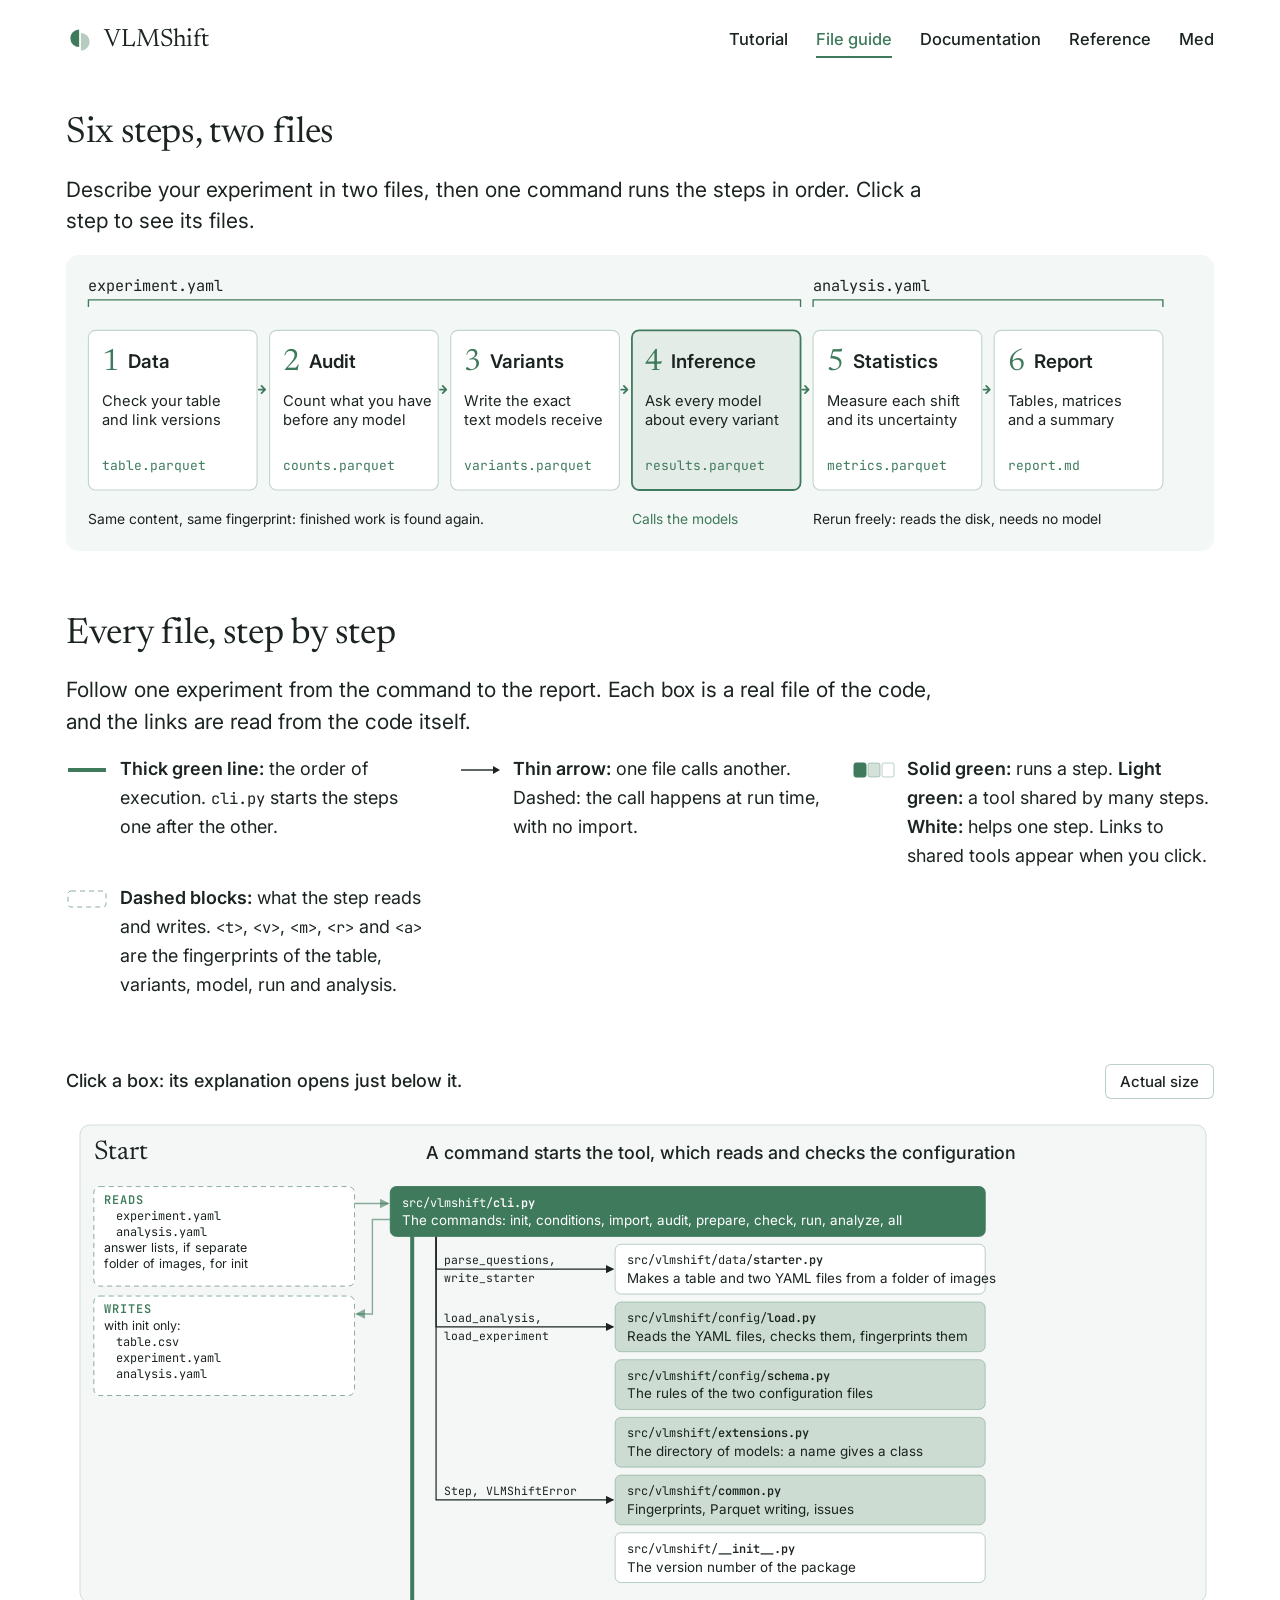
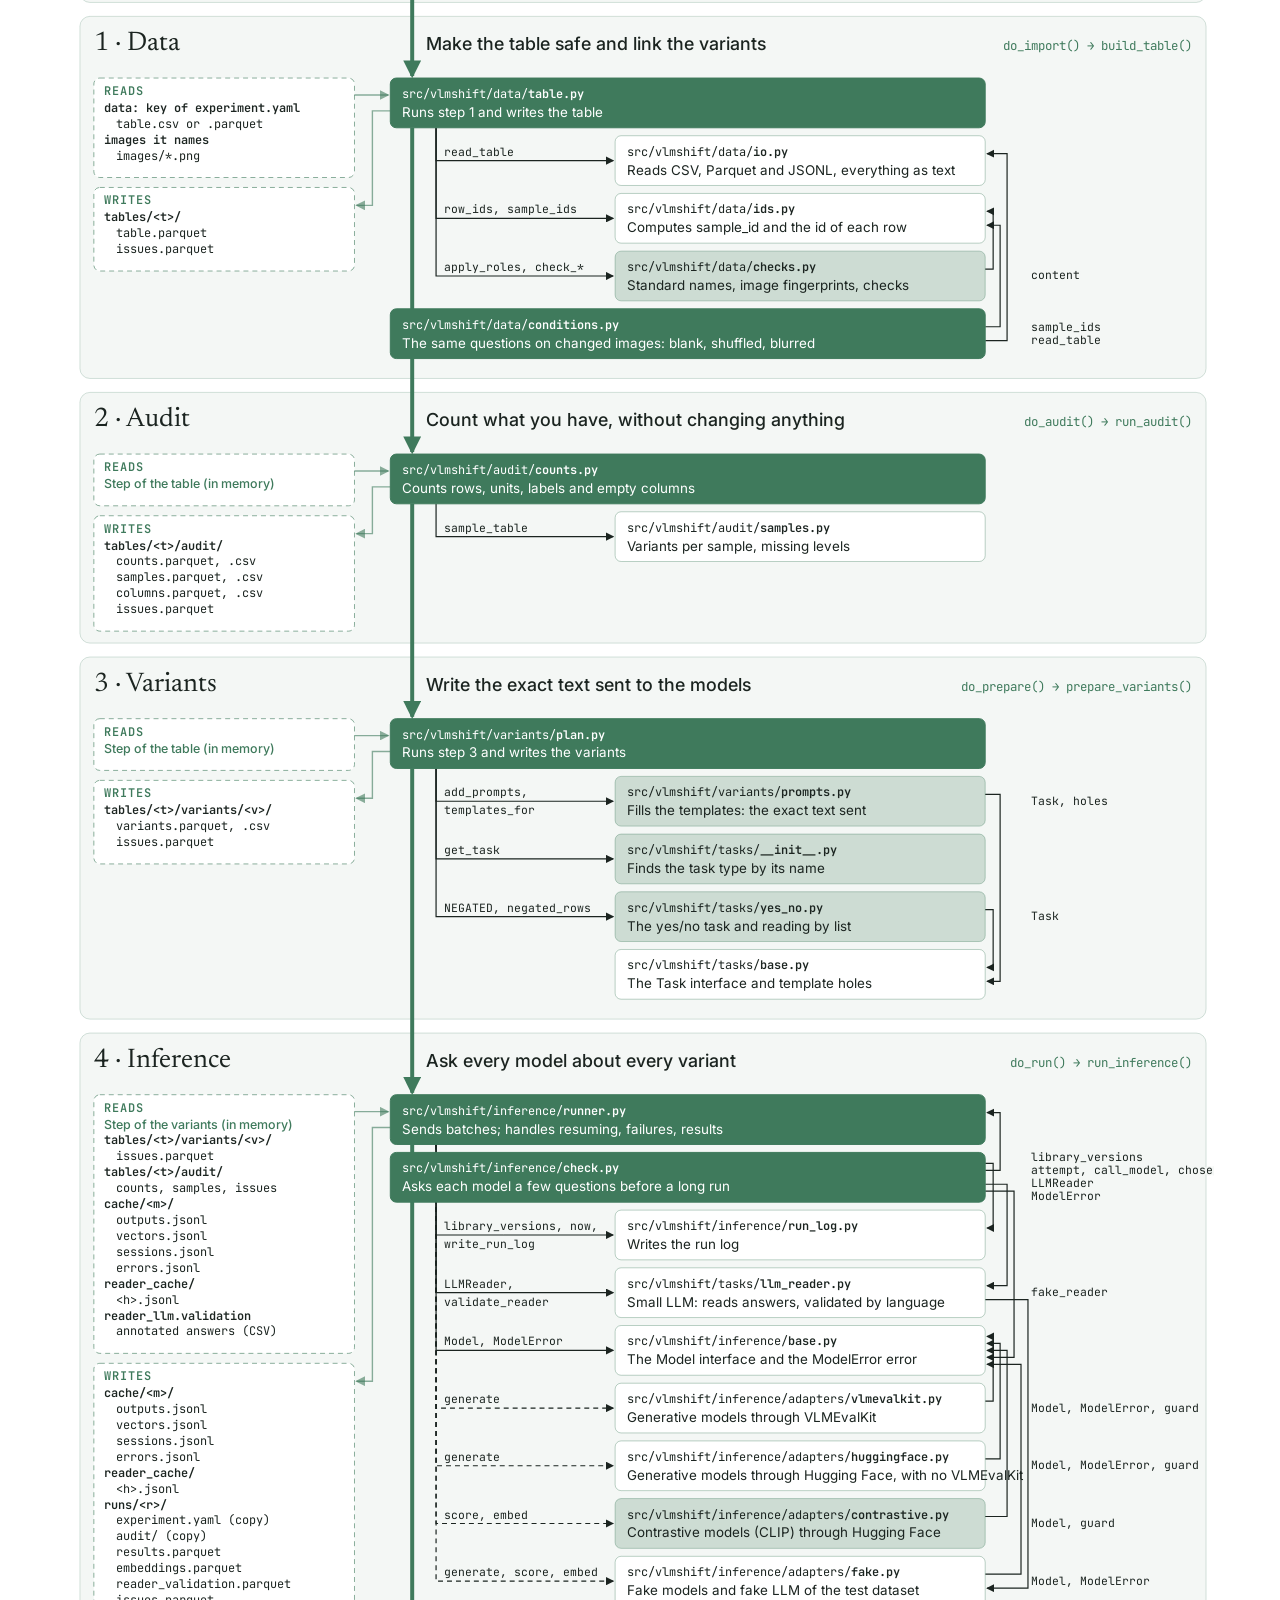
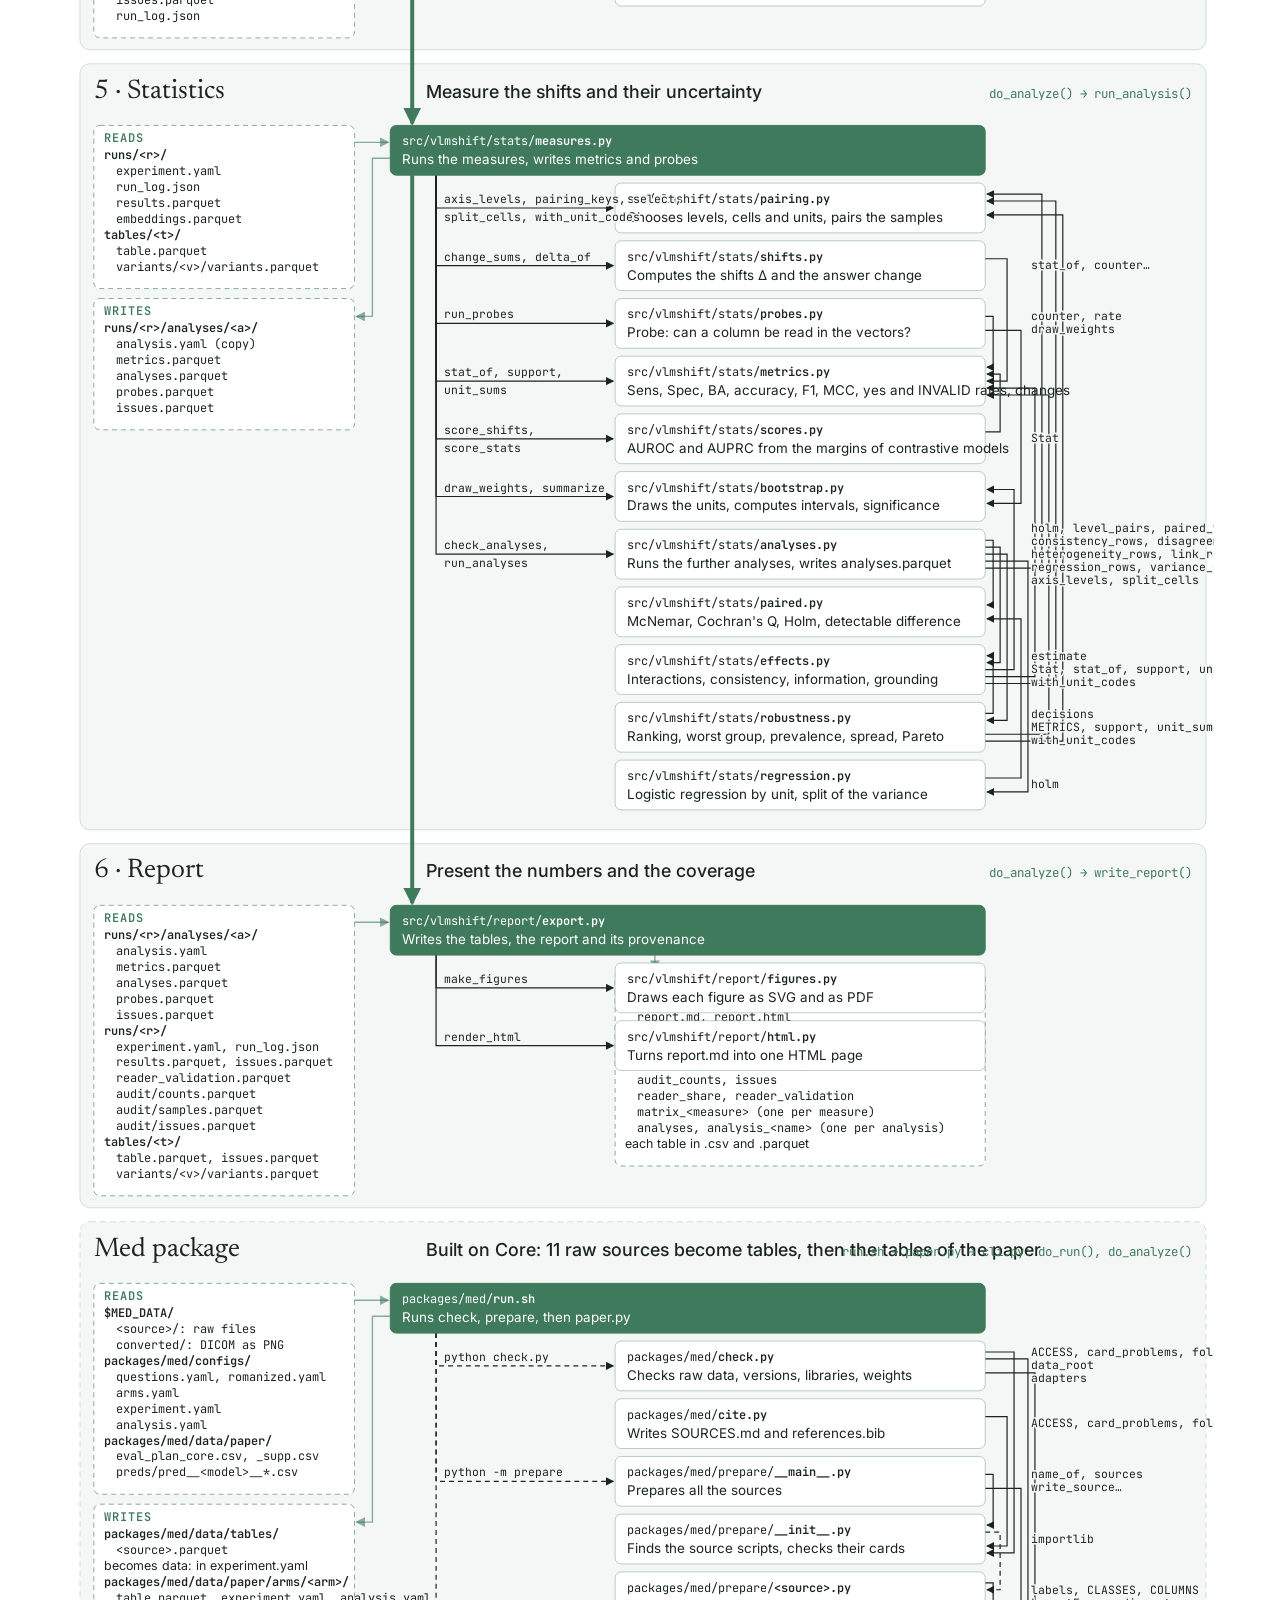
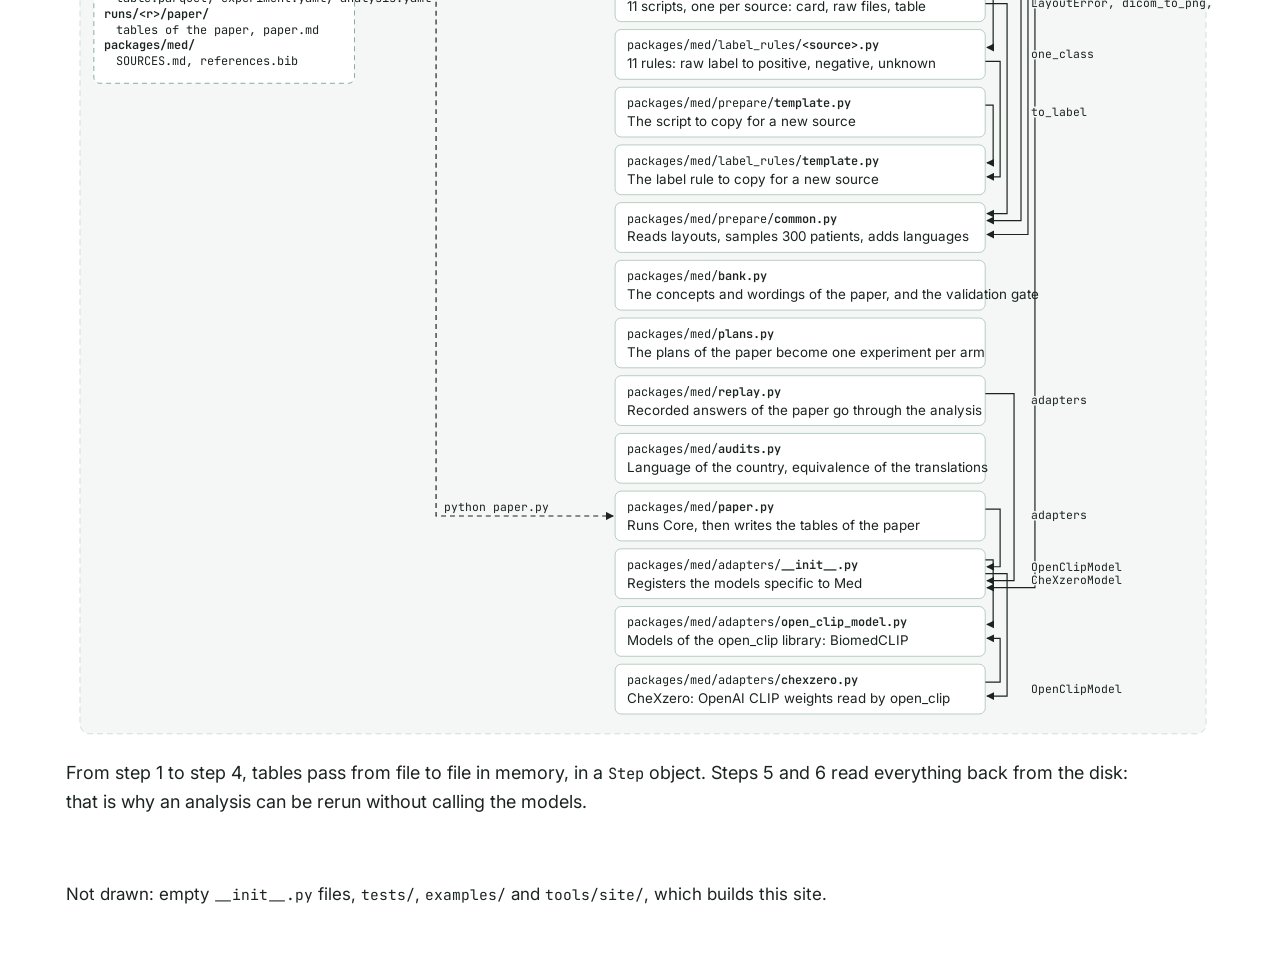
<file: docs/files.html>
<!doctype html>
<html lang="en">
<head>
<meta charset="utf-8">
<meta name="viewport" content="width=device-width, initial-scale=1, viewport-fit=cover">
<title>File guide · VLMShift</title>
<meta name="claude:viewport-fit-sides" content="cover">
<meta name="description" content="VLMShift. A simple kit for measuring shift in vision-language models.">
<link rel="icon" href="data:image/svg+xml,%3Csvg%20viewBox%3D%220%200%2032%2032%22%20role%3D%22img%22%20aria-label%3D%22VLMShift%20logo%22%20xmlns%3D%22http%3A//www.w3.org/2000/svg%22%20%3E%3Cpath%20d%3D%22M15%2C4%20A10%2C10%200%200%200%2015%2C24%20Z%22%20fill%3D%22%233f7a5c%22/%3E%3Cpath%20d%3D%22M17%2C8%20A10%2C10%200%200%201%2017%2C28%20Z%22%20fill%3D%22%233f7a5c%22%20fill-opacity%3D%22.38%22/%3E%3C/svg%3E">
<link rel="preconnect" href="https://fonts.googleapis.com">
<link rel="stylesheet" href="https://fonts.googleapis.com/css2?family=Newsreader:ital,opsz,wght@0,6..72,400;0,6..72,500;1,6..72,400&family=Inter:wght@400;500;600&family=JetBrains+Mono:wght@400;600&display=swap">
<link rel="stylesheet" href="assets/style.css">
</head>
<body>
<header class="top"><a class="brand" href="index.html"><svg viewBox="0 0 32 32" role="img" aria-label="VLMShift logo" xmlns="http://www.w3.org/2000/svg" aria-hidden="true"><path d="M15,4 A10,10 0 0 0 15,24 Z" fill="var(--accent, #3f7a5c)"/><path d="M17,8 A10,10 0 0 1 17,28 Z" fill="var(--accent, #3f7a5c)" fill-opacity=".38"/></svg><span>VLMShift</span></a><nav aria-label="Site"><a href="tutorial.html">Tutorial</a><a href="files.html" aria-current="page">File guide</a><a href="documentation.html">Documentation</a><a href="reference.html">Reference</a><a href="med.html">Med</a></nav></header>
<style>figure.actual #map { width: 1154px; max-width: none; }</style>
<main class="page">
  <section>
    <h2>Six steps, two files</h2>
    <p class="intro">Describe your experiment in two files, then one command runs the steps in order. Click a step to see its files.</p>
    <div class="steps"><svg class="pipeline" viewBox="0 0 1280 330" role="group" xmlns="http://www.w3.org/2000/svg" aria-label="Six steps: data, audit, variants, inference, statistics, report. experiment.yaml drives steps 1 to 4 and analysis.yaml drives steps 5 and 6."><rect width="1280" height="330" rx="14" fill="var(--accent, #3f7a5c)" fill-opacity=".06"/><path d="M25,58 V50 H819 V58" fill="none" stroke="var(--accent, #3f7a5c)" stroke-width="1.5"/><text x="25" y="40" font-family="var(--mono, JetBrains Mono, ui-monospace, SFMono-Regular, Consolas, Liberation Mono, monospace)" font-size="17" fill="var(--ink, #1b2420)">experiment.yaml</text><path d="M833,58 V50 H1223 V58" fill="none" stroke="var(--accent, #3f7a5c)" stroke-width="1.5"/><text x="833" y="40" font-family="var(--mono, JetBrains Mono, ui-monospace, SFMono-Regular, Consolas, Liberation Mono, monospace)" font-size="17" fill="var(--ink, #1b2420)">analysis.yaml</text><a href="#step-1" aria-label="Step 1, Data: see its files"><rect x="25" y="84" width="188" height="178" rx="8" fill="var(--card, #ffffff)"/><rect class="step-card" x="25" y="84" width="188" height="178" rx="8" fill="var(--accent, #3f7a5c)" fill-opacity="0" stroke="var(--accent, #3f7a5c)" stroke-opacity="0.3" stroke-width="1.2"/><text x="40" y="128" font-family="var(--serif, Newsreader, Georgia, Times New Roman, serif)" font-size="34" fill="var(--accent, #3f7a5c)">1</text><text x="69" y="126" font-family="var(--sans, Inter, system-ui, -apple-system, Segoe UI, Helvetica, Arial, sans-serif)" font-size="21" font-weight="600" fill="var(--ink, #1b2420)">Data</text><text x="40" y="168" font-family="var(--sans, Inter, system-ui, -apple-system, Segoe UI, Helvetica, Arial, sans-serif)" font-size="16.5" fill="var(--ink, #1b2420)">Check your table</text><text x="40" y="190" font-family="var(--sans, Inter, system-ui, -apple-system, Segoe UI, Helvetica, Arial, sans-serif)" font-size="16.5" fill="var(--ink, #1b2420)">and link versions</text><text x="40" y="240" font-family="var(--mono, JetBrains Mono, ui-monospace, SFMono-Regular, Consolas, Liberation Mono, monospace)" font-size="14.5" fill="var(--accent, #3f7a5c)">table.parquet</text></a><path d="M215,150 h7 l-4,-4 m4,4 l-4,4" fill="none" stroke="var(--accent, #3f7a5c)" stroke-width="2" stroke-linecap="round" stroke-linejoin="round"/><a href="#step-2" aria-label="Step 2, Audit: see its files"><rect x="227" y="84" width="188" height="178" rx="8" fill="var(--card, #ffffff)"/><rect class="step-card" x="227" y="84" width="188" height="178" rx="8" fill="var(--accent, #3f7a5c)" fill-opacity="0" stroke="var(--accent, #3f7a5c)" stroke-opacity="0.3" stroke-width="1.2"/><text x="242" y="128" font-family="var(--serif, Newsreader, Georgia, Times New Roman, serif)" font-size="34" fill="var(--accent, #3f7a5c)">2</text><text x="271" y="126" font-family="var(--sans, Inter, system-ui, -apple-system, Segoe UI, Helvetica, Arial, sans-serif)" font-size="21" font-weight="600" fill="var(--ink, #1b2420)">Audit</text><text x="242" y="168" font-family="var(--sans, Inter, system-ui, -apple-system, Segoe UI, Helvetica, Arial, sans-serif)" font-size="16.5" fill="var(--ink, #1b2420)">Count what you have</text><text x="242" y="190" font-family="var(--sans, Inter, system-ui, -apple-system, Segoe UI, Helvetica, Arial, sans-serif)" font-size="16.5" fill="var(--ink, #1b2420)">before any model</text><text x="242" y="240" font-family="var(--mono, JetBrains Mono, ui-monospace, SFMono-Regular, Consolas, Liberation Mono, monospace)" font-size="14.5" fill="var(--accent, #3f7a5c)">counts.parquet</text></a><path d="M417,150 h7 l-4,-4 m4,4 l-4,4" fill="none" stroke="var(--accent, #3f7a5c)" stroke-width="2" stroke-linecap="round" stroke-linejoin="round"/><a href="#step-3" aria-label="Step 3, Variants: see its files"><rect x="429" y="84" width="188" height="178" rx="8" fill="var(--card, #ffffff)"/><rect class="step-card" x="429" y="84" width="188" height="178" rx="8" fill="var(--accent, #3f7a5c)" fill-opacity="0" stroke="var(--accent, #3f7a5c)" stroke-opacity="0.3" stroke-width="1.2"/><text x="444" y="128" font-family="var(--serif, Newsreader, Georgia, Times New Roman, serif)" font-size="34" fill="var(--accent, #3f7a5c)">3</text><text x="473" y="126" font-family="var(--sans, Inter, system-ui, -apple-system, Segoe UI, Helvetica, Arial, sans-serif)" font-size="21" font-weight="600" fill="var(--ink, #1b2420)">Variants</text><text x="444" y="168" font-family="var(--sans, Inter, system-ui, -apple-system, Segoe UI, Helvetica, Arial, sans-serif)" font-size="16.5" fill="var(--ink, #1b2420)">Write the exact</text><text x="444" y="190" font-family="var(--sans, Inter, system-ui, -apple-system, Segoe UI, Helvetica, Arial, sans-serif)" font-size="16.5" fill="var(--ink, #1b2420)">text models receive</text><text x="444" y="240" font-family="var(--mono, JetBrains Mono, ui-monospace, SFMono-Regular, Consolas, Liberation Mono, monospace)" font-size="14.5" fill="var(--accent, #3f7a5c)">variants.parquet</text></a><path d="M619,150 h7 l-4,-4 m4,4 l-4,4" fill="none" stroke="var(--accent, #3f7a5c)" stroke-width="2" stroke-linecap="round" stroke-linejoin="round"/><a href="#step-4" aria-label="Step 4, Inference: see its files"><rect x="631" y="84" width="188" height="178" rx="8" fill="var(--card, #ffffff)"/><rect class="step-card" x="631" y="84" width="188" height="178" rx="8" fill="var(--accent, #3f7a5c)" fill-opacity=".14" stroke="var(--accent, #3f7a5c)" stroke-opacity="1" stroke-width="2"/><text x="646" y="128" font-family="var(--serif, Newsreader, Georgia, Times New Roman, serif)" font-size="34" fill="var(--accent, #3f7a5c)">4</text><text x="675" y="126" font-family="var(--sans, Inter, system-ui, -apple-system, Segoe UI, Helvetica, Arial, sans-serif)" font-size="21" font-weight="600" fill="var(--ink, #1b2420)">Inference</text><text x="646" y="168" font-family="var(--sans, Inter, system-ui, -apple-system, Segoe UI, Helvetica, Arial, sans-serif)" font-size="16.5" fill="var(--ink, #1b2420)">Ask every model</text><text x="646" y="190" font-family="var(--sans, Inter, system-ui, -apple-system, Segoe UI, Helvetica, Arial, sans-serif)" font-size="16.5" fill="var(--ink, #1b2420)">about every variant</text><text x="646" y="240" font-family="var(--mono, JetBrains Mono, ui-monospace, SFMono-Regular, Consolas, Liberation Mono, monospace)" font-size="14.5" fill="var(--accent, #3f7a5c)">results.parquet</text></a><path d="M821,150 h7 l-4,-4 m4,4 l-4,4" fill="none" stroke="var(--accent, #3f7a5c)" stroke-width="2" stroke-linecap="round" stroke-linejoin="round"/><a href="#step-5" aria-label="Step 5, Statistics: see its files"><rect x="833" y="84" width="188" height="178" rx="8" fill="var(--card, #ffffff)"/><rect class="step-card" x="833" y="84" width="188" height="178" rx="8" fill="var(--accent, #3f7a5c)" fill-opacity="0" stroke="var(--accent, #3f7a5c)" stroke-opacity="0.3" stroke-width="1.2"/><text x="848" y="128" font-family="var(--serif, Newsreader, Georgia, Times New Roman, serif)" font-size="34" fill="var(--accent, #3f7a5c)">5</text><text x="877" y="126" font-family="var(--sans, Inter, system-ui, -apple-system, Segoe UI, Helvetica, Arial, sans-serif)" font-size="21" font-weight="600" fill="var(--ink, #1b2420)">Statistics</text><text x="848" y="168" font-family="var(--sans, Inter, system-ui, -apple-system, Segoe UI, Helvetica, Arial, sans-serif)" font-size="16.5" fill="var(--ink, #1b2420)">Measure each shift</text><text x="848" y="190" font-family="var(--sans, Inter, system-ui, -apple-system, Segoe UI, Helvetica, Arial, sans-serif)" font-size="16.5" fill="var(--ink, #1b2420)">and its uncertainty</text><text x="848" y="240" font-family="var(--mono, JetBrains Mono, ui-monospace, SFMono-Regular, Consolas, Liberation Mono, monospace)" font-size="14.5" fill="var(--accent, #3f7a5c)">metrics.parquet</text></a><path d="M1023,150 h7 l-4,-4 m4,4 l-4,4" fill="none" stroke="var(--accent, #3f7a5c)" stroke-width="2" stroke-linecap="round" stroke-linejoin="round"/><a href="#step-6" aria-label="Step 6, Report: see its files"><rect x="1035" y="84" width="188" height="178" rx="8" fill="var(--card, #ffffff)"/><rect class="step-card" x="1035" y="84" width="188" height="178" rx="8" fill="var(--accent, #3f7a5c)" fill-opacity="0" stroke="var(--accent, #3f7a5c)" stroke-opacity="0.3" stroke-width="1.2"/><text x="1050" y="128" font-family="var(--serif, Newsreader, Georgia, Times New Roman, serif)" font-size="34" fill="var(--accent, #3f7a5c)">6</text><text x="1079" y="126" font-family="var(--sans, Inter, system-ui, -apple-system, Segoe UI, Helvetica, Arial, sans-serif)" font-size="21" font-weight="600" fill="var(--ink, #1b2420)">Report</text><text x="1050" y="168" font-family="var(--sans, Inter, system-ui, -apple-system, Segoe UI, Helvetica, Arial, sans-serif)" font-size="16.5" fill="var(--ink, #1b2420)">Tables, matrices</text><text x="1050" y="190" font-family="var(--sans, Inter, system-ui, -apple-system, Segoe UI, Helvetica, Arial, sans-serif)" font-size="16.5" fill="var(--ink, #1b2420)">and a summary</text><text x="1050" y="240" font-family="var(--mono, JetBrains Mono, ui-monospace, SFMono-Regular, Consolas, Liberation Mono, monospace)" font-size="14.5" fill="var(--accent, #3f7a5c)">report.md</text></a><text x="25" y="300" font-family="var(--sans, Inter, system-ui, -apple-system, Segoe UI, Helvetica, Arial, sans-serif)" font-size="15.5" fill="var(--ink, #1b2420)">Same content, same fingerprint: finished work is found again.</text><text x="631" y="300" font-family="var(--sans, Inter, system-ui, -apple-system, Segoe UI, Helvetica, Arial, sans-serif)" font-size="15.5" fill="var(--accent, #3f7a5c)">Calls the models</text><text x="833" y="300" font-family="var(--sans, Inter, system-ui, -apple-system, Segoe UI, Helvetica, Arial, sans-serif)" font-size="15.5" fill="var(--ink, #1b2420)">Rerun freely: reads the disk, needs no model</text></svg></div>
  </section>

  <section>
    <h2>Every file, step by step</h2>
    <p class="intro">Follow one experiment from the command to the report. Each box is a real file of the code, and the links are read from the code itself.</p>
    <ul class="legend" aria-label="Legend">
      <li><svg viewBox="0 0 42 20" aria-hidden="true"><line x1="2" y1="10" x2="40" y2="10" stroke="var(--accent)" stroke-width="4"/></svg><span><b>Thick green line:</b> the order of execution. <code>cli.py</code> starts the steps one after the other.</span></li>
      <li><svg viewBox="0 0 42 20" aria-hidden="true"><line x1="2" y1="10" x2="34" y2="10" stroke="var(--ink)" stroke-width="1.4"/><path d="M34,6 L41,10 L34,14 z" fill="var(--ink)"/></svg><span><b>Thin arrow:</b> one file calls another. Dashed: the call happens at run time, with no import.</span></li>
      <li><svg viewBox="0 0 42 20" aria-hidden="true"><rect x="1" y="3" width="12" height="14" rx="2" fill="var(--accent)" stroke="var(--accent)"/><rect x="15" y="3" width="12" height="14" rx="2" fill="var(--a22)" stroke="var(--a35)"/><rect x="29" y="3" width="12" height="14" rx="2" fill="var(--card)" stroke="var(--a35)"/></svg><span><b>Solid green:</b> runs a step. <b>Light green:</b> a tool shared by many steps. <b>White:</b> helps one step. Links to shared tools appear when you click.</span></li>
      <li><svg viewBox="0 0 42 20" aria-hidden="true"><rect x="2" y="2" width="38" height="16" rx="3" fill="var(--card)" stroke="var(--a60)" stroke-dasharray="5 4"/></svg><span><b>Dashed blocks:</b> what the step reads and writes. <code>&lt;t&gt;</code>, <code>&lt;v&gt;</code>, <code>&lt;m&gt;</code>, <code>&lt;r&gt;</code> and <code>&lt;a&gt;</code> are the fingerprints of the table, variants, model, run and analysis.</span></li>
    </ul>
  </section>

  <div class="stage">
    <div class="bar">
      <p>Click a box: its explanation opens just below it.</p>
      <button id="zoom" type="button">Actual size</button>
    </div>
    <figure id="fig">
      <div class="scroll"><svg id="map" viewBox="0 0 1154 4460" role="group" aria-label="Map of the VLMShift files, from the command to the report, then the Med package." xmlns="http://www.w3.org/2000/svg"><defs><marker id="ah-flow" viewBox="0 0 8 8" refX="7" refY="4" markerWidth="4.5" markerHeight="4.5" orient="auto-start-reverse"><path class="m-flow" d="M0,0 L8,4 L0,8 z"/></marker><marker id="ah-link" viewBox="0 0 8 8" refX="7" refY="4" markerWidth="7" markerHeight="7" orient="auto-start-reverse"><path class="m-link" d="M0,0 L8,4 L0,8 z"/></marker><marker id="ah-disk" viewBox="0 0 8 8" refX="7" refY="4" markerWidth="7" markerHeight="7" orient="auto-start-reverse"><path class="m-disk" d="M0,0 L8,4 L0,8 z"/></marker></defs><rect class="band" id="start" x="14" y="14" width="1132" height="480" rx="10"/><text class="t-band" x="28" y="48">Start</text><text class="t-sub" x="362" y="48">A command starts the tool, which reads and checks the configuration</text><rect class="band" id="step-1" x="14" y="508" width="1132" height="364" rx="10"/><text class="t-band" x="28" y="542">1 · Data</text><text class="t-sub" x="362" y="542">Make the table safe and link the variants</text><text class="t-call" x="1132" y="542" text-anchor="end">do_import() → build_table()</text><rect class="band" id="step-2" x="14" y="886" width="1132" height="252" rx="10"/><text class="t-band" x="28" y="920">2 · Audit</text><text class="t-sub" x="362" y="920">Count what you have, without changing anything</text><text class="t-call" x="1132" y="920" text-anchor="end">do_audit() → run_audit()</text><rect class="band" id="step-3" x="14" y="1152" width="1132" height="364" rx="10"/><text class="t-band" x="28" y="1186">3 · Variants</text><text class="t-sub" x="362" y="1186">Write the exact text sent to the models</text><text class="t-call" x="1132" y="1186" text-anchor="end">do_prepare() → prepare_variants()</text><rect class="band" id="step-4" x="14" y="1530" width="1132" height="620" rx="10"/><text class="t-band" x="28" y="1564">4 · Inference</text><text class="t-sub" x="362" y="1564">Ask every model about every variant</text><text class="t-call" x="1132" y="1564" text-anchor="end">do_run() → run_inference()</text><rect class="band" id="step-5" x="14" y="2164" width="1132" height="770" rx="10"/><text class="t-band" x="28" y="2198">5 · Statistics</text><text class="t-sub" x="362" y="2198">Measure the shifts and their uncertainty</text><text class="t-call" x="1132" y="2198" text-anchor="end">do_analyze() → run_analysis()</text><rect class="band" id="step-6" x="14" y="2948" width="1132" height="366" rx="10"/><text class="t-band" x="28" y="2982">6 · Report</text><text class="t-sub" x="362" y="2982">Present the numbers and the coverage</text><text class="t-call" x="1132" y="2982" text-anchor="end">do_analyze() → write_report()</text><rect class="band med" id="med" x="14" y="3328" width="1132" height="1118" rx="10"/><text class="t-band" x="28" y="3362">Med package</text><text class="t-sub" x="362" y="3362">Built on Core: 11 raw sources become tables, then the tables of the paper</text><text class="t-call" x="1132" y="3362" text-anchor="end">run.sh → paper.py → cli.py: do_run(), do_analyze()</text><path class="link spine" data-a="src/vlmshift/cli.py" data-b="src/vlmshift/data/table.py" d="M348,126 V568" marker-end="url(#ah-flow)"/><path class="link spine" data-a="src/vlmshift/cli.py" data-b="src/vlmshift/audit/counts.py" d="M348,620 V946" marker-end="url(#ah-flow)"/><path class="link spine" data-a="src/vlmshift/cli.py" data-b="src/vlmshift/variants/plan.py" d="M348,998 V1212" marker-end="url(#ah-flow)"/><path class="link spine" data-a="src/vlmshift/cli.py" data-b="src/vlmshift/inference/runner.py" d="M348,1264 V1590" marker-end="url(#ah-flow)"/><path class="link spine" data-a="src/vlmshift/cli.py" data-b="src/vlmshift/stats/measures.py" d="M348,1642 V2224" marker-end="url(#ah-flow)"/><path class="link spine" data-a="src/vlmshift/cli.py" data-b="src/vlmshift/report/export.py" d="M348,2276 V3008" marker-end="url(#ah-flow)"/><path class="link call" data-a="src/vlmshift/audit/counts.py" data-b="src/vlmshift/audit/samples.py" d="M372,998 V1031 H550" marker-end="url(#ah-link)"/><path class="link call" data-a="src/vlmshift/cli.py" data-b="src/vlmshift/common.py" d="M372,126 V391 H550" marker-end="url(#ah-link)"/><path class="link call" data-a="src/vlmshift/cli.py" data-b="src/vlmshift/config/load.py" d="M372,126 V217 H550" marker-end="url(#ah-link)"/><path class="link call" data-a="src/vlmshift/cli.py" data-b="src/vlmshift/data/starter.py" d="M372,126 V159 H550" marker-end="url(#ah-link)"/><path class="link call" data-a="src/vlmshift/data/table.py" data-b="src/vlmshift/data/checks.py" d="M372,620 V769 H550" marker-end="url(#ah-link)"/><path class="link call" data-a="src/vlmshift/data/table.py" data-b="src/vlmshift/data/ids.py" d="M372,620 V711 H550" marker-end="url(#ah-link)"/><path class="link call" data-a="src/vlmshift/data/table.py" data-b="src/vlmshift/data/io.py" d="M372,620 V653 H550" marker-end="url(#ah-link)"/><path class="link call" data-a="src/vlmshift/inference/runner.py" data-b="src/vlmshift/inference/base.py" d="M372,1642 V1849 H550" marker-end="url(#ah-link)"/><path class="link call" data-a="src/vlmshift/inference/runner.py" data-b="src/vlmshift/inference/run_log.py" d="M372,1642 V1733 H550" marker-end="url(#ah-link)"/><path class="link call" data-a="src/vlmshift/inference/runner.py" data-b="src/vlmshift/tasks/llm_reader.py" d="M372,1642 V1791 H550" marker-end="url(#ah-link)"/><path class="link call" data-a="src/vlmshift/report/export.py" data-b="src/vlmshift/report/figures.py" d="M372,3060 V3093 H550" marker-end="url(#ah-link)"/><path class="link call" data-a="src/vlmshift/report/export.py" data-b="src/vlmshift/report/html.py" d="M372,3060 V3151 H550" marker-end="url(#ah-link)"/><path class="link call" data-a="src/vlmshift/stats/measures.py" data-b="src/vlmshift/stats/analyses.py" d="M372,2276 V2657 H550" marker-end="url(#ah-link)"/><path class="link call" data-a="src/vlmshift/stats/measures.py" data-b="src/vlmshift/stats/bootstrap.py" d="M372,2276 V2599 H550" marker-end="url(#ah-link)"/><path class="link call" data-a="src/vlmshift/stats/measures.py" data-b="src/vlmshift/stats/metrics.py" d="M372,2276 V2483 H550" marker-end="url(#ah-link)"/><path class="link call" data-a="src/vlmshift/stats/measures.py" data-b="src/vlmshift/stats/pairing.py" d="M372,2276 V2309 H550" marker-end="url(#ah-link)"/><path class="link call" data-a="src/vlmshift/stats/measures.py" data-b="src/vlmshift/stats/probes.py" d="M372,2276 V2425 H550" marker-end="url(#ah-link)"/><path class="link call" data-a="src/vlmshift/stats/measures.py" data-b="src/vlmshift/stats/scores.py" d="M372,2276 V2541 H550" marker-end="url(#ah-link)"/><path class="link call" data-a="src/vlmshift/stats/measures.py" data-b="src/vlmshift/stats/shifts.py" d="M372,2276 V2367 H550" marker-end="url(#ah-link)"/><path class="link call" data-a="src/vlmshift/variants/plan.py" data-b="src/vlmshift/tasks/__init__.py" d="M372,1264 V1355 H550" marker-end="url(#ah-link)"/><path class="link call" data-a="src/vlmshift/variants/plan.py" data-b="src/vlmshift/tasks/yes_no.py" d="M372,1264 V1413 H550" marker-end="url(#ah-link)"/><path class="link call" data-a="src/vlmshift/variants/plan.py" data-b="src/vlmshift/variants/prompts.py" d="M372,1264 V1297 H550" marker-end="url(#ah-link)"/><path class="link call run" data-a="src/vlmshift/inference/runner.py" data-b="src/vlmshift/inference/adapters/vlmevalkit.py" d="M372,1642 V1907 H550" marker-end="url(#ah-link)"/><path class="link call run" data-a="src/vlmshift/inference/runner.py" data-b="src/vlmshift/inference/adapters/huggingface.py" d="M372,1642 V1965 H550" marker-end="url(#ah-link)"/><path class="link call run" data-a="src/vlmshift/inference/runner.py" data-b="src/vlmshift/inference/adapters/contrastive.py" d="M372,1642 V2023 H550" marker-end="url(#ah-link)"/><path class="link call run" data-a="src/vlmshift/inference/runner.py" data-b="src/vlmshift/inference/adapters/fake.py" d="M372,1642 V2081 H550" marker-end="url(#ah-link)"/><path class="link call run" data-a="packages/med/run.sh" data-b="packages/med/check.py" d="M372,3440 V3473 H550" marker-end="url(#ah-link)"/><path class="link call run" data-a="packages/med/run.sh" data-b="packages/med/prepare/__main__.py" d="M372,3440 V3589 H550" marker-end="url(#ah-link)"/><path class="link call run" data-a="packages/med/run.sh" data-b="packages/med/paper.py" d="M372,3440 V4227 H550" marker-end="url(#ah-link)"/><path class="link call" data-a="src/vlmshift/data/checks.py" data-b="src/vlmshift/data/ids.py" d="M924,762 H932 V704 H926" marker-end="url(#ah-link)"/><path class="link call" data-a="src/vlmshift/data/conditions.py" data-b="src/vlmshift/data/ids.py" d="M924,820 H939 V718 H926" marker-end="url(#ah-link)"/><path class="link call" data-a="src/vlmshift/data/conditions.py" data-b="src/vlmshift/data/io.py" d="M924,834 H946 V646 H926" marker-end="url(#ah-link)"/><path class="link call" data-a="src/vlmshift/tasks/yes_no.py" data-b="src/vlmshift/tasks/base.py" d="M924,1406 H932 V1464 H926" marker-end="url(#ah-link)"/><path class="link call" data-a="src/vlmshift/variants/prompts.py" data-b="src/vlmshift/tasks/base.py" d="M924,1290 H939 V1478 H926" marker-end="url(#ah-link)"/><path class="link call" data-a="src/vlmshift/inference/adapters/vlmevalkit.py" data-b="src/vlmshift/inference/base.py" d="M924,1900 H932 V1835 H926" marker-end="url(#ah-link)"/><path class="link call" data-a="src/vlmshift/inference/check.py" data-b="src/vlmshift/inference/run_log.py" d="M924,1661 H932 V1726 H926" marker-end="url(#ah-link)"/><path class="link call" data-a="src/vlmshift/inference/check.py" data-b="src/vlmshift/inference/runner.py" d="M924,1668 H939 V1610 H926" marker-end="url(#ah-link)"/><path class="link call" data-a="src/vlmshift/inference/adapters/huggingface.py" data-b="src/vlmshift/inference/base.py" d="M924,1958 H939 V1842 H926" marker-end="url(#ah-link)"/><path class="link call" data-a="src/vlmshift/inference/check.py" data-b="src/vlmshift/tasks/llm_reader.py" d="M924,1682 H946 V1784 H926" marker-end="url(#ah-link)"/><path class="link call" data-a="src/vlmshift/inference/adapters/contrastive.py" data-b="src/vlmshift/inference/base.py" d="M924,2016 H946 V1849 H926" marker-end="url(#ah-link)"/><path class="link call" data-a="src/vlmshift/inference/check.py" data-b="src/vlmshift/inference/base.py" d="M924,1689 H953 V1856 H926" marker-end="url(#ah-link)"/><path class="link call" data-a="src/vlmshift/inference/adapters/fake.py" data-b="src/vlmshift/inference/base.py" d="M924,2074 H960 V1863 H926" marker-end="url(#ah-link)"/><path class="link call" data-a="src/vlmshift/tasks/llm_reader.py" data-b="src/vlmshift/inference/adapters/fake.py" d="M924,1798 H967 V2088 H926" marker-end="url(#ah-link)"/><path class="link call" data-a="src/vlmshift/stats/analyses.py" data-b="src/vlmshift/stats/paired.py" d="M924,2643 H932 V2708 H926" marker-end="url(#ah-link)"/><path class="link call" data-a="src/vlmshift/stats/probes.py" data-b="src/vlmshift/stats/metrics.py" d="M924,2418 H932 V2469 H926" marker-end="url(#ah-link)"/><path class="link call" data-a="src/vlmshift/stats/robustness.py" data-b="src/vlmshift/stats/effects.py" d="M924,2817 H932 V2759 H926" marker-end="url(#ah-link)"/><path class="link call" data-a="src/vlmshift/stats/scores.py" data-b="src/vlmshift/stats/metrics.py" d="M924,2534 H939 V2476 H926" marker-end="url(#ah-link)"/><path class="link call" data-a="src/vlmshift/stats/analyses.py" data-b="src/vlmshift/stats/effects.py" d="M924,2650 H939 V2766 H926" marker-end="url(#ah-link)"/><path class="link call" data-a="src/vlmshift/stats/shifts.py" data-b="src/vlmshift/stats/metrics.py" d="M924,2360 H946 V2483 H926" marker-end="url(#ah-link)"/><path class="link call" data-a="src/vlmshift/stats/analyses.py" data-b="src/vlmshift/stats/robustness.py" d="M924,2657 H946 V2824 H926" marker-end="url(#ah-link)"/><path class="link call" data-a="src/vlmshift/stats/effects.py" data-b="src/vlmshift/stats/bootstrap.py" d="M924,2773 H953 V2592 H926" marker-end="url(#ah-link)"/><path class="link call" data-a="src/vlmshift/stats/probes.py" data-b="src/vlmshift/stats/bootstrap.py" d="M924,2432 H960 V2606 H926" marker-end="url(#ah-link)"/><path class="link call" data-a="src/vlmshift/stats/regression.py" data-b="src/vlmshift/stats/paired.py" d="M924,2882 H960 V2722 H926" marker-end="url(#ah-link)"/><path class="link call" data-a="src/vlmshift/stats/analyses.py" data-b="src/vlmshift/stats/regression.py" d="M924,2664 H967 V2896 H926" marker-end="url(#ah-link)"/><path class="link call" data-a="src/vlmshift/stats/effects.py" data-b="src/vlmshift/stats/metrics.py" d="M924,2780 H974 V2490 H926" marker-end="url(#ah-link)"/><path class="link call" data-a="src/vlmshift/stats/analyses.py" data-b="src/vlmshift/stats/pairing.py" d="M924,2671 H981 V2295 H926" marker-end="url(#ah-link)"/><path class="link call" data-a="src/vlmshift/stats/robustness.py" data-b="src/vlmshift/stats/metrics.py" d="M924,2838 H988 V2497 H926" marker-end="url(#ah-link)"/><path class="link call" data-a="src/vlmshift/stats/effects.py" data-b="src/vlmshift/stats/pairing.py" d="M924,2787 H995 V2302 H926" marker-end="url(#ah-link)"/><path class="link call" data-a="src/vlmshift/stats/robustness.py" data-b="src/vlmshift/stats/pairing.py" d="M924,2845 H1002 V2316 H926" marker-end="url(#ah-link)"/><path class="link call" data-a="packages/med/adapters/__init__.py" data-b="packages/med/adapters/open_clip_model.py" d="M924,4271 H932 V4336 H926" marker-end="url(#ah-link)"/><path class="link call" data-a="packages/med/adapters/chexzero.py" data-b="packages/med/adapters/open_clip_model.py" d="M924,4394 H939 V4350 H926" marker-end="url(#ah-link)"/><path class="link call" data-a="packages/med/paper.py" data-b="packages/med/adapters/__init__.py" d="M924,4220 H939 V4278 H926" marker-end="url(#ah-link)"/><path class="link call" data-a="packages/med/prepare/&lt;source&gt;.py" data-b="packages/med/label_rules/&lt;source&gt;.py" d="M924,3691 H932 V3756 H926" marker-end="url(#ah-link)"/><path class="link call" data-a="packages/med/prepare/__main__.py" data-b="packages/med/prepare/__init__.py" d="M924,3582 H932 V3633 H926" marker-end="url(#ah-link)"/><path class="link call" data-a="packages/med/prepare/template.py" data-b="packages/med/label_rules/template.py" d="M924,3814 H932 V3872 H926" marker-end="url(#ah-link)"/><path class="link call run" data-a="packages/med/prepare/__init__.py" data-b="packages/med/prepare/&lt;source&gt;.py" d="M924,3640 H939 V3698 H926" marker-end="url(#ah-link)"/><path class="link call" data-a="packages/med/adapters/__init__.py" data-b="packages/med/adapters/chexzero.py" d="M924,4285 H946 V4408 H926" marker-end="url(#ah-link)"/><path class="link call" data-a="packages/med/cite.py" data-b="packages/med/prepare/__init__.py" d="M924,3524 H946 V3654 H926" marker-end="url(#ah-link)"/><path class="link call" data-a="packages/med/label_rules/&lt;source&gt;.py" data-b="packages/med/label_rules/template.py" d="M924,3770 H939 V3886 H926" marker-end="url(#ah-link)"/><path class="link call" data-a="packages/med/check.py" data-b="packages/med/prepare/__init__.py" d="M924,3459 H953 V3661 H926" marker-end="url(#ah-link)"/><path class="link call" data-a="packages/med/replay.py" data-b="packages/med/adapters/__init__.py" d="M924,4104 H953 V4292 H926" marker-end="url(#ah-link)"/><path class="link call" data-a="packages/med/prepare/&lt;source&gt;.py" data-b="packages/med/prepare/common.py" d="M924,3712 H946 V3923 H926" marker-end="url(#ah-link)"/><path class="link call" data-a="packages/med/prepare/__main__.py" data-b="packages/med/prepare/common.py" d="M924,3596 H960 V3930 H926" marker-end="url(#ah-link)"/><path class="link call" data-a="packages/med/check.py" data-b="packages/med/prepare/common.py" d="M924,3466 H967 V3944 H926" marker-end="url(#ah-link)"/><path class="link call" data-a="packages/med/check.py" data-b="packages/med/adapters/__init__.py" d="M924,3480 H974 V4299 H926" marker-end="url(#ah-link)"/><g class="node data" data-id="0:reads" tabindex="0" role="button" aria-label="READS: Start: what it reads"><rect class="rail" x="28" y="76" width="262" height="100" rx="6"/><text class="t-head" x="38" y="93">READS</text><text class="t-file" x="50" y="110">experiment.yaml</text><text class="t-file" x="50" y="126">analysis.yaml</text><text class="t-note" x="38" y="142">answer lists, if separate</text><text class="t-note" x="38" y="158">folder of images, for init</text></g><path class="link disk" data-a="0:reads" data-b="src/vlmshift/cli.py" d="M290,93 H324" marker-end="url(#ah-disk)"/><g class="node data" data-id="0:writes" tabindex="0" role="button" aria-label="WRITES: Start: what it writes"><rect class="rail" x="28" y="186" width="262" height="100" rx="6"/><text class="t-head" x="38" y="203">WRITES</text><text class="t-note" x="38" y="220">with init only:</text><text class="t-file" x="50" y="236">table.csv</text><text class="t-file" x="50" y="252">experiment.yaml</text><text class="t-file" x="50" y="268">analysis.yaml</text></g><path class="link disk" data-a="0:writes" data-b="src/vlmshift/cli.py" d="M326,109 H308 V204 H292" marker-end="url(#ah-disk)"/><g class="node data" data-id="1:reads" tabindex="0" role="button" aria-label="READS: Step 1, Data: what it reads"><rect class="rail" x="28" y="570" width="262" height="100" rx="6"/><text class="t-head" x="38" y="587">READS</text><text class="t-dir" x="38" y="604">data: key of experiment.yaml</text><text class="t-file" x="50" y="620">table.csv or .parquet</text><text class="t-dir" x="38" y="636">images it names</text><text class="t-file" x="50" y="652">images/*.png</text></g><path class="link disk" data-a="1:reads" data-b="src/vlmshift/data/table.py" d="M290,587 H324" marker-end="url(#ah-disk)"/><g class="node data" data-id="1:writes" tabindex="0" role="button" aria-label="WRITES: Step 1, Data: what it writes"><rect class="rail" x="28" y="680" width="262" height="84" rx="6"/><text class="t-head" x="38" y="697">WRITES</text><text class="t-dir" x="38" y="714">tables/&lt;t&gt;/</text><text class="t-file" x="50" y="730">table.parquet</text><text class="t-file" x="50" y="746">issues.parquet</text></g><path class="link disk" data-a="1:writes" data-b="src/vlmshift/data/table.py" d="M326,603 H308 V698 H292" marker-end="url(#ah-disk)"/><g class="node data" data-id="2:reads" tabindex="0" role="button" aria-label="READS: Step 2, Audit: what it reads"><rect class="rail" x="28" y="948" width="262" height="52" rx="6"/><text class="t-head" x="38" y="965">READS</text><text class="t-mem" x="38" y="982">Step of the table (in memory)</text></g><path class="link disk" data-a="2:reads" data-b="src/vlmshift/audit/counts.py" d="M290,965 H324" marker-end="url(#ah-disk)"/><g class="node data" data-id="2:writes" tabindex="0" role="button" aria-label="WRITES: Step 2, Audit: what it writes"><rect class="rail" x="28" y="1010" width="262" height="116" rx="6"/><text class="t-head" x="38" y="1027">WRITES</text><text class="t-dir" x="38" y="1044">tables/&lt;t&gt;/audit/</text><text class="t-file" x="50" y="1060">counts.parquet, .csv</text><text class="t-file" x="50" y="1076">samples.parquet, .csv</text><text class="t-file" x="50" y="1092">columns.parquet, .csv</text><text class="t-file" x="50" y="1108">issues.parquet</text></g><path class="link disk" data-a="2:writes" data-b="src/vlmshift/audit/counts.py" d="M326,981 H308 V1028 H292" marker-end="url(#ah-disk)"/><g class="node data" data-id="3:reads" tabindex="0" role="button" aria-label="READS: Step 3, Variants: what it reads"><rect class="rail" x="28" y="1214" width="262" height="52" rx="6"/><text class="t-head" x="38" y="1231">READS</text><text class="t-mem" x="38" y="1248">Step of the table (in memory)</text></g><path class="link disk" data-a="3:reads" data-b="src/vlmshift/variants/plan.py" d="M290,1231 H324" marker-end="url(#ah-disk)"/><g class="node data" data-id="3:writes" tabindex="0" role="button" aria-label="WRITES: Step 3, Variants: what it writes"><rect class="rail" x="28" y="1276" width="262" height="84" rx="6"/><text class="t-head" x="38" y="1293">WRITES</text><text class="t-dir" x="38" y="1310">tables/&lt;t&gt;/variants/&lt;v&gt;/</text><text class="t-file" x="50" y="1326">variants.parquet, .csv</text><text class="t-file" x="50" y="1342">issues.parquet</text></g><path class="link disk" data-a="3:writes" data-b="src/vlmshift/variants/plan.py" d="M326,1247 H308 V1294 H292" marker-end="url(#ah-disk)"/><g class="node data" data-id="4:reads" tabindex="0" role="button" aria-label="READS: Step 4, Inference: what it reads"><rect class="rail" x="28" y="1592" width="262" height="260" rx="6"/><text class="t-head" x="38" y="1609">READS</text><text class="t-mem" x="38" y="1626">Step of the variants (in memory)</text><text class="t-dir" x="38" y="1642">tables/&lt;t&gt;/variants/&lt;v&gt;/</text><text class="t-file" x="50" y="1658">issues.parquet</text><text class="t-dir" x="38" y="1674">tables/&lt;t&gt;/audit/</text><text class="t-file" x="50" y="1690">counts, samples, issues</text><text class="t-dir" x="38" y="1706">cache/&lt;m&gt;/</text><text class="t-file" x="50" y="1722">outputs.jsonl</text><text class="t-file" x="50" y="1738">vectors.jsonl</text><text class="t-file" x="50" y="1754">sessions.jsonl</text><text class="t-file" x="50" y="1770">errors.jsonl</text><text class="t-dir" x="38" y="1786">reader_cache/</text><text class="t-file" x="50" y="1802">&lt;h&gt;.jsonl</text><text class="t-dir" x="38" y="1818">reader_llm.validation</text><text class="t-file" x="50" y="1834">annotated answers (CSV)</text></g><path class="link disk" data-a="4:reads" data-b="src/vlmshift/inference/runner.py" d="M290,1609 H324" marker-end="url(#ah-disk)"/><g class="node data" data-id="4:writes" tabindex="0" role="button" aria-label="WRITES: Step 4, Inference: what it writes"><rect class="rail" x="28" y="1862" width="262" height="276" rx="6"/><text class="t-head" x="38" y="1879">WRITES</text><text class="t-dir" x="38" y="1896">cache/&lt;m&gt;/</text><text class="t-file" x="50" y="1912">outputs.jsonl</text><text class="t-file" x="50" y="1928">vectors.jsonl</text><text class="t-file" x="50" y="1944">sessions.jsonl</text><text class="t-file" x="50" y="1960">errors.jsonl</text><text class="t-dir" x="38" y="1976">reader_cache/</text><text class="t-file" x="50" y="1992">&lt;h&gt;.jsonl</text><text class="t-dir" x="38" y="2008">runs/&lt;r&gt;/</text><text class="t-file" x="50" y="2024">experiment.yaml (copy)</text><text class="t-file" x="50" y="2040">audit/ (copy)</text><text class="t-file" x="50" y="2056">results.parquet</text><text class="t-file" x="50" y="2072">embeddings.parquet</text><text class="t-file" x="50" y="2088">reader_validation.parquet</text><text class="t-file" x="50" y="2104">issues.parquet</text><text class="t-file" x="50" y="2120">run_log.json</text></g><path class="link disk" data-a="4:writes" data-b="src/vlmshift/inference/runner.py" d="M326,1625 H308 V1880 H292" marker-end="url(#ah-disk)"/><g class="node data" data-id="5:reads" tabindex="0" role="button" aria-label="READS: Step 5, Statistics: what it reads"><rect class="rail" x="28" y="2226" width="262" height="164" rx="6"/><text class="t-head" x="38" y="2243">READS</text><text class="t-dir" x="38" y="2260">runs/&lt;r&gt;/</text><text class="t-file" x="50" y="2276">experiment.yaml</text><text class="t-file" x="50" y="2292">run_log.json</text><text class="t-file" x="50" y="2308">results.parquet</text><text class="t-file" x="50" y="2324">embeddings.parquet</text><text class="t-dir" x="38" y="2340">tables/&lt;t&gt;/</text><text class="t-file" x="50" y="2356">table.parquet</text><text class="t-file" x="50" y="2372">variants/&lt;v&gt;/variants.parquet</text></g><path class="link disk" data-a="5:reads" data-b="src/vlmshift/stats/measures.py" d="M290,2243 H324" marker-end="url(#ah-disk)"/><g class="node data" data-id="5:writes" tabindex="0" role="button" aria-label="WRITES: Step 5, Statistics: what it writes"><rect class="rail" x="28" y="2400" width="262" height="132" rx="6"/><text class="t-head" x="38" y="2417">WRITES</text><text class="t-dir" x="38" y="2434">runs/&lt;r&gt;/analyses/&lt;a&gt;/</text><text class="t-file" x="50" y="2450">analysis.yaml (copy)</text><text class="t-file" x="50" y="2466">metrics.parquet</text><text class="t-file" x="50" y="2482">analyses.parquet</text><text class="t-file" x="50" y="2498">probes.parquet</text><text class="t-file" x="50" y="2514">issues.parquet</text></g><path class="link disk" data-a="5:writes" data-b="src/vlmshift/stats/measures.py" d="M326,2259 H308 V2418 H292" marker-end="url(#ah-disk)"/><g class="node data" data-id="6:reads" tabindex="0" role="button" aria-label="READS: Step 6, Report: what it reads"><rect class="rail" x="28" y="3010" width="262" height="292" rx="6"/><text class="t-head" x="38" y="3027">READS</text><text class="t-dir" x="38" y="3044">runs/&lt;r&gt;/analyses/&lt;a&gt;/</text><text class="t-file" x="50" y="3060">analysis.yaml</text><text class="t-file" x="50" y="3076">metrics.parquet</text><text class="t-file" x="50" y="3092">analyses.parquet</text><text class="t-file" x="50" y="3108">probes.parquet</text><text class="t-file" x="50" y="3124">issues.parquet</text><text class="t-dir" x="38" y="3140">runs/&lt;r&gt;/</text><text class="t-file" x="50" y="3156">experiment.yaml, run_log.json</text><text class="t-file" x="50" y="3172">results.parquet, issues.parquet</text><text class="t-file" x="50" y="3188">reader_validation.parquet</text><text class="t-file" x="50" y="3204">audit/counts.parquet</text><text class="t-file" x="50" y="3220">audit/samples.parquet</text><text class="t-file" x="50" y="3236">audit/issues.parquet</text><text class="t-dir" x="38" y="3252">tables/&lt;t&gt;/</text><text class="t-file" x="50" y="3268">table.parquet, issues.parquet</text><text class="t-file" x="50" y="3284">variants/&lt;v&gt;/variants.parquet</text></g><path class="link disk" data-a="6:reads" data-b="src/vlmshift/report/export.py" d="M290,3027 H324" marker-end="url(#ah-disk)"/><g class="node data" data-id="6:writes" tabindex="0" role="button" aria-label="WRITES: Step 6, Report: what it writes"><rect class="rail" x="552" y="3076" width="372" height="196" rx="6"/><text class="t-head" x="562" y="3093">WRITES</text><text class="t-dir" x="562" y="3110">runs/&lt;r&gt;/analyses/&lt;a&gt;/report/</text><text class="t-file" x="574" y="3126">report.md, report.html</text><text class="t-file" x="574" y="3142">provenance.json</text><text class="t-file" x="574" y="3158">fig_&lt;measure&gt;_ba, _shifts (.svg, .pdf)</text><text class="t-file" x="574" y="3174">metrics, probes, coverage</text><text class="t-file" x="574" y="3190">audit_counts, issues</text><text class="t-file" x="574" y="3206">reader_share, reader_validation</text><text class="t-file" x="574" y="3222">matrix_&lt;measure&gt; (one per measure)</text><text class="t-file" x="574" y="3238">analyses, analysis_&lt;name&gt; (one per analysis)</text><text class="t-note" x="562" y="3254">each table in .csv and .parquet</text></g><path class="link disk" data-a="6:writes" data-b="src/vlmshift/report/export.py" d="M592,3060 V3074" marker-end="url(#ah-disk)"/><g class="node data" data-id="7:reads" tabindex="0" role="button" aria-label="READS: Med package: what it reads"><rect class="rail" x="28" y="3390" width="262" height="212" rx="6"/><text class="t-head" x="38" y="3407">READS</text><text class="t-dir" x="38" y="3424">$MED_DATA/</text><text class="t-file" x="50" y="3440">&lt;source&gt;/: raw files</text><text class="t-file" x="50" y="3456">converted/: DICOM as PNG</text><text class="t-dir" x="38" y="3472">packages/med/configs/</text><text class="t-file" x="50" y="3488">questions.yaml, romanized.yaml</text><text class="t-file" x="50" y="3504">arms.yaml</text><text class="t-file" x="50" y="3520">experiment.yaml</text><text class="t-file" x="50" y="3536">analysis.yaml</text><text class="t-dir" x="38" y="3552">packages/med/data/paper/</text><text class="t-file" x="50" y="3568">eval_plan_core.csv, _supp.csv</text><text class="t-file" x="50" y="3584">preds/pred__&lt;model&gt;__*.csv</text></g><path class="link disk" data-a="7:reads" data-b="packages/med/run.sh" d="M290,3407 H324" marker-end="url(#ah-disk)"/><g class="node data" data-id="7:writes" tabindex="0" role="button" aria-label="WRITES: Med package: what it writes"><rect class="rail" x="28" y="3612" width="262" height="180" rx="6"/><text class="t-head" x="38" y="3629">WRITES</text><text class="t-dir" x="38" y="3646">packages/med/data/tables/</text><text class="t-file" x="50" y="3662">&lt;source&gt;.parquet</text><text class="t-note" x="38" y="3678">becomes data: in experiment.yaml</text><text class="t-dir" x="38" y="3694">packages/med/data/paper/arms/&lt;arm&gt;/</text><text class="t-file" x="50" y="3710">table.parquet, experiment.yaml, analysis.yaml</text><text class="t-dir" x="38" y="3726">runs/&lt;r&gt;/paper/</text><text class="t-file" x="50" y="3742">tables of the paper, paper.md</text><text class="t-dir" x="38" y="3758">packages/med/</text><text class="t-file" x="50" y="3774">SOURCES.md, references.bib</text></g><path class="link disk" data-a="7:writes" data-b="packages/med/run.sh" d="M326,3423 H308 V3630 H292" marker-end="url(#ah-disk)"/><g class="node orch" data-id="src/vlmshift/cli.py" tabindex="0" role="button" aria-label="src/vlmshift/cli.py: The commands: init, conditions, import, audit, prepare, check, run, analyze, all"><rect x="326" y="76" width="598" height="50" rx="6"/><text class="t-path" x="338" y="96"><tspan class="dir">src/vlmshift/</tspan><tspan class="name">cli.py</tspan></text><text class="t-role" x="338" y="115">The commands: init, conditions, import, audit, prepare, check, run, analyze, all</text></g><g class="node helper" data-id="src/vlmshift/data/starter.py" tabindex="0" role="button" aria-label="src/vlmshift/data/starter.py: Makes a table and two YAML files from a folder of images"><rect x="552" y="134" width="372" height="50" rx="6"/><text class="t-path" x="564" y="154"><tspan class="dir">src/vlmshift/data/</tspan><tspan class="name">starter.py</tspan></text><text class="t-role" x="564" y="173">Makes a table and two YAML files from a folder of images</text></g><g class="node shared" data-id="src/vlmshift/config/load.py" tabindex="0" role="button" aria-label="src/vlmshift/config/load.py: Reads the YAML files, checks them, fingerprints them"><rect x="552" y="192" width="372" height="50" rx="6"/><text class="t-path" x="564" y="212"><tspan class="dir">src/vlmshift/config/</tspan><tspan class="name">load.py</tspan></text><text class="t-role" x="564" y="231">Reads the YAML files, checks them, fingerprints them</text></g><g class="node shared" data-id="src/vlmshift/config/schema.py" tabindex="0" role="button" aria-label="src/vlmshift/config/schema.py: The rules of the two configuration files"><rect x="552" y="250" width="372" height="50" rx="6"/><text class="t-path" x="564" y="270"><tspan class="dir">src/vlmshift/config/</tspan><tspan class="name">schema.py</tspan></text><text class="t-role" x="564" y="289">The rules of the two configuration files</text></g><g class="node shared" data-id="src/vlmshift/extensions.py" tabindex="0" role="button" aria-label="src/vlmshift/extensions.py: The directory of models: a name gives a class"><rect x="552" y="308" width="372" height="50" rx="6"/><text class="t-path" x="564" y="328"><tspan class="dir">src/vlmshift/</tspan><tspan class="name">extensions.py</tspan></text><text class="t-role" x="564" y="347">The directory of models: a name gives a class</text></g><g class="node shared" data-id="src/vlmshift/common.py" tabindex="0" role="button" aria-label="src/vlmshift/common.py: Fingerprints, Parquet writing, issues"><rect x="552" y="366" width="372" height="50" rx="6"/><text class="t-path" x="564" y="386"><tspan class="dir">src/vlmshift/</tspan><tspan class="name">common.py</tspan></text><text class="t-role" x="564" y="405">Fingerprints, Parquet writing, issues</text></g><g class="node helper" data-id="src/vlmshift/__init__.py" tabindex="0" role="button" aria-label="src/vlmshift/__init__.py: The version number of the package"><rect x="552" y="424" width="372" height="50" rx="6"/><text class="t-path" x="564" y="444"><tspan class="dir">src/vlmshift/</tspan><tspan class="name">__init__.py</tspan></text><text class="t-role" x="564" y="463">The version number of the package</text></g><g class="node orch" data-id="src/vlmshift/data/table.py" tabindex="0" role="button" aria-label="src/vlmshift/data/table.py: Runs step 1 and writes the table"><rect x="326" y="570" width="598" height="50" rx="6"/><text class="t-path" x="338" y="590"><tspan class="dir">src/vlmshift/data/</tspan><tspan class="name">table.py</tspan></text><text class="t-role" x="338" y="609">Runs step 1 and writes the table</text></g><g class="node helper" data-id="src/vlmshift/data/io.py" tabindex="0" role="button" aria-label="src/vlmshift/data/io.py: Reads CSV, Parquet and JSONL, everything as text"><rect x="552" y="628" width="372" height="50" rx="6"/><text class="t-path" x="564" y="648"><tspan class="dir">src/vlmshift/data/</tspan><tspan class="name">io.py</tspan></text><text class="t-role" x="564" y="667">Reads CSV, Parquet and JSONL, everything as text</text></g><g class="node helper" data-id="src/vlmshift/data/ids.py" tabindex="0" role="button" aria-label="src/vlmshift/data/ids.py: Computes sample_id and the id of each row"><rect x="552" y="686" width="372" height="50" rx="6"/><text class="t-path" x="564" y="706"><tspan class="dir">src/vlmshift/data/</tspan><tspan class="name">ids.py</tspan></text><text class="t-role" x="564" y="725">Computes sample_id and the id of each row</text></g><g class="node shared" data-id="src/vlmshift/data/checks.py" tabindex="0" role="button" aria-label="src/vlmshift/data/checks.py: Standard names, image fingerprints, checks"><rect x="552" y="744" width="372" height="50" rx="6"/><text class="t-path" x="564" y="764"><tspan class="dir">src/vlmshift/data/</tspan><tspan class="name">checks.py</tspan></text><text class="t-role" x="564" y="783">Standard names, image fingerprints, checks</text></g><g class="node orch" data-id="src/vlmshift/data/conditions.py" tabindex="0" role="button" aria-label="src/vlmshift/data/conditions.py: The same questions on changed images: blank, shuffled, blurred"><rect x="326" y="802" width="598" height="50" rx="6"/><text class="t-path" x="338" y="822"><tspan class="dir">src/vlmshift/data/</tspan><tspan class="name">conditions.py</tspan></text><text class="t-role" x="338" y="841">The same questions on changed images: blank, shuffled, blurred</text></g><g class="node orch" data-id="src/vlmshift/audit/counts.py" tabindex="0" role="button" aria-label="src/vlmshift/audit/counts.py: Counts rows, units, labels and empty columns"><rect x="326" y="948" width="598" height="50" rx="6"/><text class="t-path" x="338" y="968"><tspan class="dir">src/vlmshift/audit/</tspan><tspan class="name">counts.py</tspan></text><text class="t-role" x="338" y="987">Counts rows, units, labels and empty columns</text></g><g class="node helper" data-id="src/vlmshift/audit/samples.py" tabindex="0" role="button" aria-label="src/vlmshift/audit/samples.py: Variants per sample, missing levels"><rect x="552" y="1006" width="372" height="50" rx="6"/><text class="t-path" x="564" y="1026"><tspan class="dir">src/vlmshift/audit/</tspan><tspan class="name">samples.py</tspan></text><text class="t-role" x="564" y="1045">Variants per sample, missing levels</text></g><g class="node orch" data-id="src/vlmshift/variants/plan.py" tabindex="0" role="button" aria-label="src/vlmshift/variants/plan.py: Runs step 3 and writes the variants"><rect x="326" y="1214" width="598" height="50" rx="6"/><text class="t-path" x="338" y="1234"><tspan class="dir">src/vlmshift/variants/</tspan><tspan class="name">plan.py</tspan></text><text class="t-role" x="338" y="1253">Runs step 3 and writes the variants</text></g><g class="node shared" data-id="src/vlmshift/variants/prompts.py" tabindex="0" role="button" aria-label="src/vlmshift/variants/prompts.py: Fills the templates: the exact text sent"><rect x="552" y="1272" width="372" height="50" rx="6"/><text class="t-path" x="564" y="1292"><tspan class="dir">src/vlmshift/variants/</tspan><tspan class="name">prompts.py</tspan></text><text class="t-role" x="564" y="1311">Fills the templates: the exact text sent</text></g><g class="node shared" data-id="src/vlmshift/tasks/__init__.py" tabindex="0" role="button" aria-label="src/vlmshift/tasks/__init__.py: Finds the task type by its name"><rect x="552" y="1330" width="372" height="50" rx="6"/><text class="t-path" x="564" y="1350"><tspan class="dir">src/vlmshift/tasks/</tspan><tspan class="name">__init__.py</tspan></text><text class="t-role" x="564" y="1369">Finds the task type by its name</text></g><g class="node shared" data-id="src/vlmshift/tasks/yes_no.py" tabindex="0" role="button" aria-label="src/vlmshift/tasks/yes_no.py: The yes/no task and reading by list"><rect x="552" y="1388" width="372" height="50" rx="6"/><text class="t-path" x="564" y="1408"><tspan class="dir">src/vlmshift/tasks/</tspan><tspan class="name">yes_no.py</tspan></text><text class="t-role" x="564" y="1427">The yes/no task and reading by list</text></g><g class="node helper" data-id="src/vlmshift/tasks/base.py" tabindex="0" role="button" aria-label="src/vlmshift/tasks/base.py: The Task interface and template holes"><rect x="552" y="1446" width="372" height="50" rx="6"/><text class="t-path" x="564" y="1466"><tspan class="dir">src/vlmshift/tasks/</tspan><tspan class="name">base.py</tspan></text><text class="t-role" x="564" y="1485">The Task interface and template holes</text></g><g class="node orch" data-id="src/vlmshift/inference/runner.py" tabindex="0" role="button" aria-label="src/vlmshift/inference/runner.py: Sends batches; handles resuming, failures, results"><rect x="326" y="1592" width="598" height="50" rx="6"/><text class="t-path" x="338" y="1612"><tspan class="dir">src/vlmshift/inference/</tspan><tspan class="name">runner.py</tspan></text><text class="t-role" x="338" y="1631">Sends batches; handles resuming, failures, results</text></g><g class="node orch" data-id="src/vlmshift/inference/check.py" tabindex="0" role="button" aria-label="src/vlmshift/inference/check.py: Asks each model a few questions before a long run"><rect x="326" y="1650" width="598" height="50" rx="6"/><text class="t-path" x="338" y="1670"><tspan class="dir">src/vlmshift/inference/</tspan><tspan class="name">check.py</tspan></text><text class="t-role" x="338" y="1689">Asks each model a few questions before a long run</text></g><g class="node helper" data-id="src/vlmshift/inference/run_log.py" tabindex="0" role="button" aria-label="src/vlmshift/inference/run_log.py: Writes the run log"><rect x="552" y="1708" width="372" height="50" rx="6"/><text class="t-path" x="564" y="1728"><tspan class="dir">src/vlmshift/inference/</tspan><tspan class="name">run_log.py</tspan></text><text class="t-role" x="564" y="1747">Writes the run log</text></g><g class="node helper" data-id="src/vlmshift/tasks/llm_reader.py" tabindex="0" role="button" aria-label="src/vlmshift/tasks/llm_reader.py: Small LLM: reads answers, validated by language"><rect x="552" y="1766" width="372" height="50" rx="6"/><text class="t-path" x="564" y="1786"><tspan class="dir">src/vlmshift/tasks/</tspan><tspan class="name">llm_reader.py</tspan></text><text class="t-role" x="564" y="1805">Small LLM: reads answers, validated by language</text></g><g class="node helper" data-id="src/vlmshift/inference/base.py" tabindex="0" role="button" aria-label="src/vlmshift/inference/base.py: The Model interface and the ModelError error"><rect x="552" y="1824" width="372" height="50" rx="6"/><text class="t-path" x="564" y="1844"><tspan class="dir">src/vlmshift/inference/</tspan><tspan class="name">base.py</tspan></text><text class="t-role" x="564" y="1863">The Model interface and the ModelError error</text></g><g class="node helper" data-id="src/vlmshift/inference/adapters/vlmevalkit.py" tabindex="0" role="button" aria-label="src/vlmshift/inference/adapters/vlmevalkit.py: Generative models through VLMEvalKit"><rect x="552" y="1882" width="372" height="50" rx="6"/><text class="t-path" x="564" y="1902"><tspan class="dir">src/vlmshift/inference/adapters/</tspan><tspan class="name">vlmevalkit.py</tspan></text><text class="t-role" x="564" y="1921">Generative models through VLMEvalKit</text></g><g class="node shared" data-id="src/vlmshift/inference/adapters/contrastive.py" tabindex="0" role="button" aria-label="src/vlmshift/inference/adapters/contrastive.py: Contrastive models (CLIP) through Hugging Face"><rect x="552" y="1998" width="372" height="50" rx="6"/><text class="t-path" x="564" y="2018"><tspan class="dir">src/vlmshift/inference/adapters/</tspan><tspan class="name">contrastive.py</tspan></text><text class="t-role" x="564" y="2037">Contrastive models (CLIP) through Hugging Face</text></g><g class="node helper" data-id="src/vlmshift/inference/adapters/huggingface.py" tabindex="0" role="button" aria-label="src/vlmshift/inference/adapters/huggingface.py: Generative models through Hugging Face, with no VLMEvalKit"><rect x="552" y="1940" width="372" height="50" rx="6"/><text class="t-path" x="564" y="1960"><tspan class="dir">src/vlmshift/inference/adapters/</tspan><tspan class="name">huggingface.py</tspan></text><text class="t-role" x="564" y="1979">Generative models through Hugging Face, with no VLMEvalKit</text></g><g class="node helper" data-id="src/vlmshift/inference/adapters/fake.py" tabindex="0" role="button" aria-label="src/vlmshift/inference/adapters/fake.py: Fake models and fake LLM of the test dataset"><rect x="552" y="2056" width="372" height="50" rx="6"/><text class="t-path" x="564" y="2076"><tspan class="dir">src/vlmshift/inference/adapters/</tspan><tspan class="name">fake.py</tspan></text><text class="t-role" x="564" y="2095">Fake models and fake LLM of the test dataset</text></g><g class="node orch" data-id="src/vlmshift/stats/measures.py" tabindex="0" role="button" aria-label="src/vlmshift/stats/measures.py: Runs the measures, writes metrics and probes"><rect x="326" y="2226" width="598" height="50" rx="6"/><text class="t-path" x="338" y="2246"><tspan class="dir">src/vlmshift/stats/</tspan><tspan class="name">measures.py</tspan></text><text class="t-role" x="338" y="2265">Runs the measures, writes metrics and probes</text></g><g class="node helper" data-id="src/vlmshift/stats/pairing.py" tabindex="0" role="button" aria-label="src/vlmshift/stats/pairing.py: Chooses levels, cells and units, pairs the samples"><rect x="552" y="2284" width="372" height="50" rx="6"/><text class="t-path" x="564" y="2304"><tspan class="dir">src/vlmshift/stats/</tspan><tspan class="name">pairing.py</tspan></text><text class="t-role" x="564" y="2323">Chooses levels, cells and units, pairs the samples</text></g><g class="node helper" data-id="src/vlmshift/stats/analyses.py" tabindex="0" role="button" aria-label="src/vlmshift/stats/analyses.py: Runs the further analyses, writes analyses.parquet"><rect x="552" y="2632" width="372" height="50" rx="6"/><text class="t-path" x="564" y="2652"><tspan class="dir">src/vlmshift/stats/</tspan><tspan class="name">analyses.py</tspan></text><text class="t-role" x="564" y="2671">Runs the further analyses, writes analyses.parquet</text></g><g class="node helper" data-id="src/vlmshift/stats/paired.py" tabindex="0" role="button" aria-label="src/vlmshift/stats/paired.py: McNemar, Cochran&#x27;s Q, Holm, detectable difference"><rect x="552" y="2690" width="372" height="50" rx="6"/><text class="t-path" x="564" y="2710"><tspan class="dir">src/vlmshift/stats/</tspan><tspan class="name">paired.py</tspan></text><text class="t-role" x="564" y="2729">McNemar, Cochran&#x27;s Q, Holm, detectable difference</text></g><g class="node helper" data-id="src/vlmshift/stats/effects.py" tabindex="0" role="button" aria-label="src/vlmshift/stats/effects.py: Interactions, consistency, information, grounding"><rect x="552" y="2748" width="372" height="50" rx="6"/><text class="t-path" x="564" y="2768"><tspan class="dir">src/vlmshift/stats/</tspan><tspan class="name">effects.py</tspan></text><text class="t-role" x="564" y="2787">Interactions, consistency, information, grounding</text></g><g class="node helper" data-id="src/vlmshift/stats/robustness.py" tabindex="0" role="button" aria-label="src/vlmshift/stats/robustness.py: Ranking, worst group, prevalence, spread, Pareto"><rect x="552" y="2806" width="372" height="50" rx="6"/><text class="t-path" x="564" y="2826"><tspan class="dir">src/vlmshift/stats/</tspan><tspan class="name">robustness.py</tspan></text><text class="t-role" x="564" y="2845">Ranking, worst group, prevalence, spread, Pareto</text></g><g class="node helper" data-id="src/vlmshift/stats/regression.py" tabindex="0" role="button" aria-label="src/vlmshift/stats/regression.py: Logistic regression by unit, split of the variance"><rect x="552" y="2864" width="372" height="50" rx="6"/><text class="t-path" x="564" y="2884"><tspan class="dir">src/vlmshift/stats/</tspan><tspan class="name">regression.py</tspan></text><text class="t-role" x="564" y="2903">Logistic regression by unit, split of the variance</text></g><g class="node helper" data-id="src/vlmshift/stats/shifts.py" tabindex="0" role="button" aria-label="src/vlmshift/stats/shifts.py: Computes the shifts Δ and the answer change"><rect x="552" y="2342" width="372" height="50" rx="6"/><text class="t-path" x="564" y="2362"><tspan class="dir">src/vlmshift/stats/</tspan><tspan class="name">shifts.py</tspan></text><text class="t-role" x="564" y="2381">Computes the shifts Δ and the answer change</text></g><g class="node helper" data-id="src/vlmshift/stats/probes.py" tabindex="0" role="button" aria-label="src/vlmshift/stats/probes.py: Probe: can a column be read in the vectors?"><rect x="552" y="2400" width="372" height="50" rx="6"/><text class="t-path" x="564" y="2420"><tspan class="dir">src/vlmshift/stats/</tspan><tspan class="name">probes.py</tspan></text><text class="t-role" x="564" y="2439">Probe: can a column be read in the vectors?</text></g><g class="node helper" data-id="src/vlmshift/stats/metrics.py" tabindex="0" role="button" aria-label="src/vlmshift/stats/metrics.py: Sens, Spec, BA, accuracy, F1, MCC, yes and INVALID rates, changes"><rect x="552" y="2458" width="372" height="50" rx="6"/><text class="t-path" x="564" y="2478"><tspan class="dir">src/vlmshift/stats/</tspan><tspan class="name">metrics.py</tspan></text><text class="t-role" x="564" y="2497">Sens, Spec, BA, accuracy, F1, MCC, yes and INVALID rates, changes</text></g><g class="node helper" data-id="src/vlmshift/stats/scores.py" tabindex="0" role="button" aria-label="src/vlmshift/stats/scores.py: AUROC and AUPRC from the margins of contrastive models"><rect x="552" y="2516" width="372" height="50" rx="6"/><text class="t-path" x="564" y="2536"><tspan class="dir">src/vlmshift/stats/</tspan><tspan class="name">scores.py</tspan></text><text class="t-role" x="564" y="2555">AUROC and AUPRC from the margins of contrastive models</text></g><g class="node helper" data-id="src/vlmshift/stats/bootstrap.py" tabindex="0" role="button" aria-label="src/vlmshift/stats/bootstrap.py: Draws the units, computes intervals, significance"><rect x="552" y="2574" width="372" height="50" rx="6"/><text class="t-path" x="564" y="2594"><tspan class="dir">src/vlmshift/stats/</tspan><tspan class="name">bootstrap.py</tspan></text><text class="t-role" x="564" y="2613">Draws the units, computes intervals, significance</text></g><g class="node orch" data-id="src/vlmshift/report/export.py" tabindex="0" role="button" aria-label="src/vlmshift/report/export.py: Writes the tables, the report and its provenance"><rect x="326" y="3010" width="598" height="50" rx="6"/><text class="t-path" x="338" y="3030"><tspan class="dir">src/vlmshift/report/</tspan><tspan class="name">export.py</tspan></text><text class="t-role" x="338" y="3049">Writes the tables, the report and its provenance</text></g><g class="node helper" data-id="src/vlmshift/report/figures.py" tabindex="0" role="button" aria-label="src/vlmshift/report/figures.py: Draws each figure as SVG and as PDF"><rect x="552" y="3068" width="372" height="50" rx="6"/><text class="t-path" x="564" y="3088"><tspan class="dir">src/vlmshift/report/</tspan><tspan class="name">figures.py</tspan></text><text class="t-role" x="564" y="3107">Draws each figure as SVG and as PDF</text></g><g class="node helper" data-id="src/vlmshift/report/html.py" tabindex="0" role="button" aria-label="src/vlmshift/report/html.py: Turns report.md into one HTML page"><rect x="552" y="3126" width="372" height="50" rx="6"/><text class="t-path" x="564" y="3146"><tspan class="dir">src/vlmshift/report/</tspan><tspan class="name">html.py</tspan></text><text class="t-role" x="564" y="3165">Turns report.md into one HTML page</text></g><g class="node orch" data-id="packages/med/run.sh" tabindex="0" role="button" aria-label="packages/med/run.sh: Runs check, prepare, then paper.py"><rect x="326" y="3390" width="598" height="50" rx="6"/><text class="t-path" x="338" y="3410"><tspan class="dir">packages/med/</tspan><tspan class="name">run.sh</tspan></text><text class="t-role" x="338" y="3429">Runs check, prepare, then paper.py</text></g><g class="node helper" data-id="packages/med/check.py" tabindex="0" role="button" aria-label="packages/med/check.py: Checks raw data, versions, libraries, weights"><rect x="552" y="3448" width="372" height="50" rx="6"/><text class="t-path" x="564" y="3468"><tspan class="dir">packages/med/</tspan><tspan class="name">check.py</tspan></text><text class="t-role" x="564" y="3487">Checks raw data, versions, libraries, weights</text></g><g class="node helper" data-id="packages/med/cite.py" tabindex="0" role="button" aria-label="packages/med/cite.py: Writes SOURCES.md and references.bib"><rect x="552" y="3506" width="372" height="50" rx="6"/><text class="t-path" x="564" y="3526"><tspan class="dir">packages/med/</tspan><tspan class="name">cite.py</tspan></text><text class="t-role" x="564" y="3545">Writes SOURCES.md and references.bib</text></g><g class="node helper" data-id="packages/med/prepare/__main__.py" tabindex="0" role="button" aria-label="packages/med/prepare/__main__.py: Prepares all the sources"><rect x="552" y="3564" width="372" height="50" rx="6"/><text class="t-path" x="564" y="3584"><tspan class="dir">packages/med/prepare/</tspan><tspan class="name">__main__.py</tspan></text><text class="t-role" x="564" y="3603">Prepares all the sources</text></g><g class="node helper" data-id="packages/med/prepare/__init__.py" tabindex="0" role="button" aria-label="packages/med/prepare/__init__.py: Finds the source scripts, checks their cards"><rect x="552" y="3622" width="372" height="50" rx="6"/><text class="t-path" x="564" y="3642"><tspan class="dir">packages/med/prepare/</tspan><tspan class="name">__init__.py</tspan></text><text class="t-role" x="564" y="3661">Finds the source scripts, checks their cards</text></g><g class="node helper" data-id="packages/med/prepare/&lt;source&gt;.py" tabindex="0" role="button" aria-label="packages/med/prepare/&lt;source&gt;.py: 11 scripts, one per source: card, raw files, table"><rect x="552" y="3680" width="372" height="50" rx="6"/><text class="t-path" x="564" y="3700"><tspan class="dir">packages/med/prepare/</tspan><tspan class="name">&lt;source&gt;.py</tspan></text><text class="t-role" x="564" y="3719">11 scripts, one per source: card, raw files, table</text></g><g class="node helper" data-id="packages/med/label_rules/&lt;source&gt;.py" tabindex="0" role="button" aria-label="packages/med/label_rules/&lt;source&gt;.py: 11 rules: raw label to positive, negative, unknown"><rect x="552" y="3738" width="372" height="50" rx="6"/><text class="t-path" x="564" y="3758"><tspan class="dir">packages/med/label_rules/</tspan><tspan class="name">&lt;source&gt;.py</tspan></text><text class="t-role" x="564" y="3777">11 rules: raw label to positive, negative, unknown</text></g><g class="node helper" data-id="packages/med/prepare/template.py" tabindex="0" role="button" aria-label="packages/med/prepare/template.py: The script to copy for a new source"><rect x="552" y="3796" width="372" height="50" rx="6"/><text class="t-path" x="564" y="3816"><tspan class="dir">packages/med/prepare/</tspan><tspan class="name">template.py</tspan></text><text class="t-role" x="564" y="3835">The script to copy for a new source</text></g><g class="node helper" data-id="packages/med/label_rules/template.py" tabindex="0" role="button" aria-label="packages/med/label_rules/template.py: The label rule to copy for a new source"><rect x="552" y="3854" width="372" height="50" rx="6"/><text class="t-path" x="564" y="3874"><tspan class="dir">packages/med/label_rules/</tspan><tspan class="name">template.py</tspan></text><text class="t-role" x="564" y="3893">The label rule to copy for a new source</text></g><g class="node helper" data-id="packages/med/prepare/common.py" tabindex="0" role="button" aria-label="packages/med/prepare/common.py: Reads layouts, samples 300 patients, adds languages"><rect x="552" y="3912" width="372" height="50" rx="6"/><text class="t-path" x="564" y="3932"><tspan class="dir">packages/med/prepare/</tspan><tspan class="name">common.py</tspan></text><text class="t-role" x="564" y="3951">Reads layouts, samples 300 patients, adds languages</text></g><g class="node helper" data-id="packages/med/bank.py" tabindex="0" role="button" aria-label="packages/med/bank.py: The concepts and wordings of the paper, and the validation gate"><rect x="552" y="3970" width="372" height="50" rx="6"/><text class="t-path" x="564" y="3990"><tspan class="dir">packages/med/</tspan><tspan class="name">bank.py</tspan></text><text class="t-role" x="564" y="4009">The concepts and wordings of the paper, and the validation gate</text></g><g class="node helper" data-id="packages/med/plans.py" tabindex="0" role="button" aria-label="packages/med/plans.py: The plans of the paper become one experiment per arm"><rect x="552" y="4028" width="372" height="50" rx="6"/><text class="t-path" x="564" y="4048"><tspan class="dir">packages/med/</tspan><tspan class="name">plans.py</tspan></text><text class="t-role" x="564" y="4067">The plans of the paper become one experiment per arm</text></g><g class="node helper" data-id="packages/med/replay.py" tabindex="0" role="button" aria-label="packages/med/replay.py: Recorded answers of the paper go through the analysis"><rect x="552" y="4086" width="372" height="50" rx="6"/><text class="t-path" x="564" y="4106"><tspan class="dir">packages/med/</tspan><tspan class="name">replay.py</tspan></text><text class="t-role" x="564" y="4125">Recorded answers of the paper go through the analysis</text></g><g class="node helper" data-id="packages/med/audits.py" tabindex="0" role="button" aria-label="packages/med/audits.py: Language of the country, equivalence of the translations"><rect x="552" y="4144" width="372" height="50" rx="6"/><text class="t-path" x="564" y="4164"><tspan class="dir">packages/med/</tspan><tspan class="name">audits.py</tspan></text><text class="t-role" x="564" y="4183">Language of the country, equivalence of the translations</text></g><g class="node helper" data-id="packages/med/paper.py" tabindex="0" role="button" aria-label="packages/med/paper.py: Runs Core, then writes the tables of the paper"><rect x="552" y="4202" width="372" height="50" rx="6"/><text class="t-path" x="564" y="4222"><tspan class="dir">packages/med/</tspan><tspan class="name">paper.py</tspan></text><text class="t-role" x="564" y="4241">Runs Core, then writes the tables of the paper</text></g><g class="node helper" data-id="packages/med/adapters/__init__.py" tabindex="0" role="button" aria-label="packages/med/adapters/__init__.py: Registers the models specific to Med"><rect x="552" y="4260" width="372" height="50" rx="6"/><text class="t-path" x="564" y="4280"><tspan class="dir">packages/med/adapters/</tspan><tspan class="name">__init__.py</tspan></text><text class="t-role" x="564" y="4299">Registers the models specific to Med</text></g><g class="node helper" data-id="packages/med/adapters/open_clip_model.py" tabindex="0" role="button" aria-label="packages/med/adapters/open_clip_model.py: Models of the open_clip library: BiomedCLIP"><rect x="552" y="4318" width="372" height="50" rx="6"/><text class="t-path" x="564" y="4338"><tspan class="dir">packages/med/adapters/</tspan><tspan class="name">open_clip_model.py</tspan></text><text class="t-role" x="564" y="4357">Models of the open_clip library: BiomedCLIP</text></g><g class="node helper" data-id="packages/med/adapters/chexzero.py" tabindex="0" role="button" aria-label="packages/med/adapters/chexzero.py: CheXzero: OpenAI CLIP weights read by open_clip"><rect x="552" y="4376" width="372" height="50" rx="6"/><text class="t-path" x="564" y="4396"><tspan class="dir">packages/med/adapters/</tspan><tspan class="name">chexzero.py</tspan></text><text class="t-role" x="564" y="4415">CheXzero: OpenAI CLIP weights read by open_clip</text></g><text class="t-fn link" x="380" y="1026" data-a="src/vlmshift/audit/counts.py" data-b="src/vlmshift/audit/samples.py">sample_table</text><text class="t-fn link" x="380" y="386" data-a="src/vlmshift/cli.py" data-b="src/vlmshift/common.py">Step, VLMShiftError</text><text class="t-fn link" x="380" y="212" data-a="src/vlmshift/cli.py" data-b="src/vlmshift/config/load.py">load_analysis,</text><text class="t-fn link" x="380" y="230" data-a="src/vlmshift/cli.py" data-b="src/vlmshift/config/load.py">load_experiment</text><text class="t-fn link" x="380" y="154" data-a="src/vlmshift/cli.py" data-b="src/vlmshift/data/starter.py">parse_questions,</text><text class="t-fn link" x="380" y="172" data-a="src/vlmshift/cli.py" data-b="src/vlmshift/data/starter.py">write_starter</text><text class="t-fn link" x="380" y="764" data-a="src/vlmshift/data/table.py" data-b="src/vlmshift/data/checks.py">apply_roles, check_*</text><text class="t-fn link" x="380" y="706" data-a="src/vlmshift/data/table.py" data-b="src/vlmshift/data/ids.py">row_ids, sample_ids</text><text class="t-fn link" x="380" y="648" data-a="src/vlmshift/data/table.py" data-b="src/vlmshift/data/io.py">read_table</text><text class="t-fn link" x="380" y="1844" data-a="src/vlmshift/inference/runner.py" data-b="src/vlmshift/inference/base.py">Model, ModelError</text><text class="t-fn link" x="380" y="1728" data-a="src/vlmshift/inference/runner.py" data-b="src/vlmshift/inference/run_log.py">library_versions, now,</text><text class="t-fn link" x="380" y="1746" data-a="src/vlmshift/inference/runner.py" data-b="src/vlmshift/inference/run_log.py">write_run_log</text><text class="t-fn link" x="380" y="1786" data-a="src/vlmshift/inference/runner.py" data-b="src/vlmshift/tasks/llm_reader.py">LLMReader,</text><text class="t-fn link" x="380" y="1804" data-a="src/vlmshift/inference/runner.py" data-b="src/vlmshift/tasks/llm_reader.py">validate_reader</text><text class="t-fn link" x="380" y="3088" data-a="src/vlmshift/report/export.py" data-b="src/vlmshift/report/figures.py">make_figures</text><text class="t-fn link" x="380" y="3146" data-a="src/vlmshift/report/export.py" data-b="src/vlmshift/report/html.py">render_html</text><text class="t-fn link" x="380" y="2652" data-a="src/vlmshift/stats/measures.py" data-b="src/vlmshift/stats/analyses.py">check_analyses,</text><text class="t-fn link" x="380" y="2670" data-a="src/vlmshift/stats/measures.py" data-b="src/vlmshift/stats/analyses.py">run_analyses</text><text class="t-fn link" x="380" y="2594" data-a="src/vlmshift/stats/measures.py" data-b="src/vlmshift/stats/bootstrap.py">draw_weights, summarize</text><text class="t-fn link" x="380" y="2478" data-a="src/vlmshift/stats/measures.py" data-b="src/vlmshift/stats/metrics.py">stat_of, support,</text><text class="t-fn link" x="380" y="2496" data-a="src/vlmshift/stats/measures.py" data-b="src/vlmshift/stats/metrics.py">unit_sums</text><text class="t-fn link" x="380" y="2304" data-a="src/vlmshift/stats/measures.py" data-b="src/vlmshift/stats/pairing.py">axis_levels, pairing_keys, select,</text><text class="t-fn link" x="380" y="2322" data-a="src/vlmshift/stats/measures.py" data-b="src/vlmshift/stats/pairing.py">split_cells, with_unit_codes</text><text class="t-fn link" x="380" y="2420" data-a="src/vlmshift/stats/measures.py" data-b="src/vlmshift/stats/probes.py">run_probes</text><text class="t-fn link" x="380" y="2536" data-a="src/vlmshift/stats/measures.py" data-b="src/vlmshift/stats/scores.py">score_shifts,</text><text class="t-fn link" x="380" y="2554" data-a="src/vlmshift/stats/measures.py" data-b="src/vlmshift/stats/scores.py">score_stats</text><text class="t-fn link" x="380" y="2362" data-a="src/vlmshift/stats/measures.py" data-b="src/vlmshift/stats/shifts.py">change_sums, delta_of</text><text class="t-fn link" x="380" y="1350" data-a="src/vlmshift/variants/plan.py" data-b="src/vlmshift/tasks/__init__.py">get_task</text><text class="t-fn link" x="380" y="1408" data-a="src/vlmshift/variants/plan.py" data-b="src/vlmshift/tasks/yes_no.py">NEGATED, negated_rows</text><text class="t-fn link" x="380" y="1292" data-a="src/vlmshift/variants/plan.py" data-b="src/vlmshift/variants/prompts.py">add_prompts,</text><text class="t-fn link" x="380" y="1310" data-a="src/vlmshift/variants/plan.py" data-b="src/vlmshift/variants/prompts.py">templates_for</text><text class="t-fn link" x="380" y="1902" data-a="src/vlmshift/inference/runner.py" data-b="src/vlmshift/inference/adapters/vlmevalkit.py">generate</text><text class="t-fn link" x="380" y="1960" data-a="src/vlmshift/inference/runner.py" data-b="src/vlmshift/inference/adapters/huggingface.py">generate</text><text class="t-fn link" x="380" y="2018" data-a="src/vlmshift/inference/runner.py" data-b="src/vlmshift/inference/adapters/contrastive.py">score, embed</text><text class="t-fn link" x="380" y="2076" data-a="src/vlmshift/inference/runner.py" data-b="src/vlmshift/inference/adapters/fake.py">generate, score, embed</text><text class="t-fn link" x="380" y="3468" data-a="packages/med/run.sh" data-b="packages/med/check.py">python check.py</text><text class="t-fn link" x="380" y="3584" data-a="packages/med/run.sh" data-b="packages/med/prepare/__main__.py">python -m prepare</text><text class="t-fn link" x="380" y="4222" data-a="packages/med/run.sh" data-b="packages/med/paper.py">python paper.py</text><text class="t-fn link" x="970" y="772.5" data-a="src/vlmshift/data/checks.py" data-b="src/vlmshift/data/ids.py">content</text><text class="t-fn link" x="970" y="824.0" data-a="src/vlmshift/data/conditions.py" data-b="src/vlmshift/data/ids.py">sample_ids</text><text class="t-fn link" x="970" y="837.0" data-a="src/vlmshift/data/conditions.py" data-b="src/vlmshift/data/io.py">read_table</text><text class="t-fn link" x="970" y="1416.5" data-a="src/vlmshift/tasks/yes_no.py" data-b="src/vlmshift/tasks/base.py">Task</text><text class="t-fn link" x="970" y="1300.5" data-a="src/vlmshift/variants/prompts.py" data-b="src/vlmshift/tasks/base.py">Task, holes</text><text class="t-fn link" x="970" y="1910.5" data-a="src/vlmshift/inference/adapters/vlmevalkit.py" data-b="src/vlmshift/inference/base.py">Model, ModelError, guard</text><text class="t-fn link" x="970" y="1659.0" data-a="src/vlmshift/inference/check.py" data-b="src/vlmshift/inference/run_log.py">library_versions</text><text class="t-fn link" x="970" y="1672.0" data-a="src/vlmshift/inference/check.py" data-b="src/vlmshift/inference/runner.py">attempt, call_model, chosen_models, duration, make_model, read_output, row_answers</text><text class="t-fn link" x="970" y="1685.0" data-a="src/vlmshift/inference/check.py" data-b="src/vlmshift/tasks/llm_reader.py">LLMReader</text><text class="t-fn link" x="970" y="1698.0" data-a="src/vlmshift/inference/check.py" data-b="src/vlmshift/inference/base.py">ModelError</text><text class="t-fn link" x="970" y="1968.5" data-a="src/vlmshift/inference/adapters/huggingface.py" data-b="src/vlmshift/inference/base.py">Model, ModelError, guard</text><text class="t-fn link" x="970" y="2026.5" data-a="src/vlmshift/inference/adapters/contrastive.py" data-b="src/vlmshift/inference/base.py">Model, guard</text><text class="t-fn link" x="970" y="2084.5" data-a="src/vlmshift/inference/adapters/fake.py" data-b="src/vlmshift/inference/base.py">Model, ModelError</text><text class="t-fn link" x="970" y="1794.5" data-a="src/vlmshift/tasks/llm_reader.py" data-b="src/vlmshift/inference/adapters/fake.py">fake_reader</text><text class="t-fn link" x="970" y="2634.5" data-a="src/vlmshift/stats/analyses.py" data-b="src/vlmshift/stats/paired.py">holm, level_pairs, paired_tests</text><text class="t-fn link" x="970" y="2647.5" data-a="src/vlmshift/stats/analyses.py" data-b="src/vlmshift/stats/effects.py">consistency_rows, disagreement_shift_rows, information_rows, interaction_rows, taxonomy_rows</text><text class="t-fn link" x="970" y="2660.5" data-a="src/vlmshift/stats/analyses.py" data-b="src/vlmshift/stats/robustness.py">heterogeneity_rows, link_rows, pareto_rows, parser_rows, ranking_rows, standardized_rows, worst_group_rows</text><text class="t-fn link" x="970" y="2673.5" data-a="src/vlmshift/stats/analyses.py" data-b="src/vlmshift/stats/regression.py">regression_rows, variance_rows</text><text class="t-fn link" x="970" y="2686.5" data-a="src/vlmshift/stats/analyses.py" data-b="src/vlmshift/stats/pairing.py">axis_levels, split_cells</text><text class="t-fn link" x="970" y="2422.0" data-a="src/vlmshift/stats/probes.py" data-b="src/vlmshift/stats/metrics.py">counter, rate</text><text class="t-fn link" x="970" y="2435.0" data-a="src/vlmshift/stats/probes.py" data-b="src/vlmshift/stats/bootstrap.py">draw_weights</text><text class="t-fn link" x="970" y="2821.5" data-a="src/vlmshift/stats/robustness.py" data-b="src/vlmshift/stats/effects.py">decisions</text><text class="t-fn link" x="970" y="2834.5" data-a="src/vlmshift/stats/robustness.py" data-b="src/vlmshift/stats/metrics.py">METRICS, support, unit_sums, weigh</text><text class="t-fn link" x="970" y="2847.5" data-a="src/vlmshift/stats/robustness.py" data-b="src/vlmshift/stats/pairing.py">with_unit_codes</text><text class="t-fn link" x="970" y="2544.5" data-a="src/vlmshift/stats/scores.py" data-b="src/vlmshift/stats/metrics.py">Stat</text><text class="t-fn link" x="970" y="2370.5" data-a="src/vlmshift/stats/shifts.py" data-b="src/vlmshift/stats/metrics.py">stat_of, counter…</text><text class="t-fn link" x="970" y="2763.5" data-a="src/vlmshift/stats/effects.py" data-b="src/vlmshift/stats/bootstrap.py">estimate</text><text class="t-fn link" x="970" y="2776.5" data-a="src/vlmshift/stats/effects.py" data-b="src/vlmshift/stats/metrics.py">Stat, stat_of, support, unit_sums</text><text class="t-fn link" x="970" y="2789.5" data-a="src/vlmshift/stats/effects.py" data-b="src/vlmshift/stats/pairing.py">with_unit_codes</text><text class="t-fn link" x="970" y="2892.5" data-a="src/vlmshift/stats/regression.py" data-b="src/vlmshift/stats/paired.py">holm</text><text class="t-fn link" x="970" y="4282.0" data-a="packages/med/adapters/__init__.py" data-b="packages/med/adapters/open_clip_model.py">OpenClipModel</text><text class="t-fn link" x="970" y="4295.0" data-a="packages/med/adapters/__init__.py" data-b="packages/med/adapters/chexzero.py">CheXzeroModel</text><text class="t-fn link" x="970" y="4404.5" data-a="packages/med/adapters/chexzero.py" data-b="packages/med/adapters/open_clip_model.py">OpenClipModel</text><text class="t-fn link" x="970" y="4230.5" data-a="packages/med/paper.py" data-b="packages/med/adapters/__init__.py">adapters</text><text class="t-fn link" x="970" y="3702.0" data-a="packages/med/prepare/&lt;source&gt;.py" data-b="packages/med/label_rules/&lt;source&gt;.py">labels, CLASSES, COLUMNS</text><text class="t-fn link" x="970" y="3715.0" data-a="packages/med/prepare/&lt;source&gt;.py" data-b="packages/med/prepare/common.py">LayoutError, dicom_to_png, label_rows, images_by_class, unpacked, locate, require</text><text class="t-fn link" x="970" y="3586.0" data-a="packages/med/prepare/__main__.py" data-b="packages/med/prepare/__init__.py">name_of, sources</text><text class="t-fn link" x="970" y="3599.0" data-a="packages/med/prepare/__main__.py" data-b="packages/med/prepare/common.py">write_source…</text><text class="t-fn link" x="970" y="3824.5" data-a="packages/med/prepare/template.py" data-b="packages/med/label_rules/template.py">to_label</text><text class="t-fn link" x="970" y="3650.5" data-a="packages/med/prepare/__init__.py" data-b="packages/med/prepare/&lt;source&gt;.py">importlib</text><text class="t-fn link" x="970" y="3534.5" data-a="packages/med/cite.py" data-b="packages/med/prepare/__init__.py">ACCESS, card_problems, folder_of, name_of, sources</text><text class="t-fn link" x="970" y="3766.5" data-a="packages/med/label_rules/&lt;source&gt;.py" data-b="packages/med/label_rules/template.py">one_class</text><text class="t-fn link" x="970" y="3463.5" data-a="packages/med/check.py" data-b="packages/med/prepare/__init__.py">ACCESS, card_problems, folder_of, name_of, sources</text><text class="t-fn link" x="970" y="3476.5" data-a="packages/med/check.py" data-b="packages/med/prepare/common.py">data_root</text><text class="t-fn link" x="970" y="3489.5" data-a="packages/med/check.py" data-b="packages/med/adapters/__init__.py">adapters</text><text class="t-fn link" x="970" y="4114.5" data-a="packages/med/replay.py" data-b="packages/med/adapters/__init__.py">adapters</text></svg></div>
      <figcaption>From step 1 to step 4, tables pass from file to file in memory, in a <code>Step</code> object. Steps 5 and 6 read everything back from the disk: that is why an analysis can be rerun without calling the models.</figcaption>
    </figure>
    <aside id="detail" aria-live="polite" hidden>
      <div class="head">
        <h3 id="d-title"></h3>
        <div class="actions">
          <button id="d-links" type="button" class="main" aria-expanded="false" aria-controls="d-box">Show links</button>
          <button id="d-close" type="button">Close</button>
        </div>
      </div>
      <div class="body">
        <p id="d-goal"></p>
        <div id="d-list"></div>
      </div>
      <div id="d-box" class="cols" hidden></div>
    </aside>
  </div>

  <p class="foot">Not drawn: empty <code>__init__.py</code> files, <code>tests/</code>, <code>examples/</code> and <code>tools/site/</code>, which builds this site.</p>
</main>

<script>
const ITEMS = {"0:reads": {"t": "Start: what it reads", "g": "The two configuration files, written by you. experiment.yaml describes the experiment before inference. analysis.yaml describes the computations wanted after it.", "h": "Contents", "n": null, "l": [["experiment.yaml", "Data, roles, axes, question, answer reader, models. Changing it means running the models again."], ["analysis.yaml", "Run to analyse, reference levels, measures, statistics, probe. Rerun it as often as you like."], ["answer lists", "The words accepted for yes and no, if they are in a separate file. They are copied into the configuration."], ["folder of images", "Only with vlmshift init, to start a table."]], "c": [["READ BY", [["src/vlmshift/config/load.py", "load_experiment, load_analysis", "import"], ["src/vlmshift/data/starter.py", "find_images", "import"]]]]}, "0:writes": {"t": "Start: what it writes", "g": "Only with vlmshift init: a starting point next to your images, for you to adapt. A file that already exists is never replaced.", "h": "Contents", "n": null, "l": [["table.csv", "One row per image and per condition."], ["experiment.yaml", "A first description of the experiment."], ["analysis.yaml", "A first description of the analysis."]], "c": [["WRITTEN BY", [["src/vlmshift/data/starter.py", "write_starter", "import"]]], ["READ BACK BY", [["src/vlmshift/data/io.py", "table.csv", "import"], ["src/vlmshift/config/load.py", "the two YAML files", "import"]]]]}, "1:reads": {"t": "Step 1, Data: what it reads", "g": "Your starting dataset. This is the only place where the tool reads your raw data.", "h": "Contents", "n": null, "l": [["table.csv or .parquet", "Your table: one row per image and per condition. The data: key gives its path."], ["images/*.png", "The images named in the table. They are read to compute their fingerprint."]], "c": [["READ BY", [["src/vlmshift/data/io.py", "read_file, read_table", "import"], ["src/vlmshift/data/checks.py", "add_image_hash", "import"]]]]}, "1:writes": {"t": "Step 1, Data: what it writes", "g": "The clean table and the list of what was wrong. The folder carries the fingerprint of the table: change one value and it is a new folder.", "h": "Contents", "n": null, "l": [["table.parquet", "The checked table, with id, sample_id, unit and image_hash. The next steps get it in memory: this file is a record."], ["issues.parquet", "The issues of step 1."]], "c": [["WRITTEN BY", [["src/vlmshift/data/table.py", "build_table", "import"]]], ["READ BACK BY", [["src/vlmshift/report/export.py", "issues.parquet, load_inputs", "import"]]]]}, "2:reads": {"t": "Step 2, Audit: what it reads", "g": "This step reads no file. It gets the table in memory, in a Step object holding the table, its folder and its fingerprint.", "h": "Contents", "n": null, "l": [["Step of the table", "Returned by build_table, then passed on by cli.py."]], "c": [["COMES FROM", [["src/vlmshift/data/table.py", "build_table", "import"]]], ["RECEIVED BY", [["src/vlmshift/audit/counts.py", "run_audit", "import"]]]]}, "2:writes": {"t": "Step 2, Audit: what it writes", "g": "The audit of the table, stored in the audit/ folder. Its issues.parquet is a separate file from the one of step 1.", "h": "Contents", "n": null, "l": [["counts.parquet, .csv", "The counts by level and by crossing of axes. The CSV opens in a spreadsheet."], ["samples.parquet, .csv", "One row per sample: its variants and its missing levels."], ["columns.parquet, .csv", "One row per column of the dataset: its empty rows and its number of values."], ["issues.parquet", "What falls under the threshold of 30 units."]], "c": [["WRITTEN BY", [["src/vlmshift/audit/counts.py", "run_audit", "import"]]], ["READ BACK BY", [["src/vlmshift/report/export.py", "load_inputs", "import"]]]]}, "3:reads": {"t": "Step 3, Variants: what it reads", "g": "As for the audit, the table arrives in memory in a Step object. No file is read.", "h": "Contents", "n": null, "l": [["Step of the table", "Returned by build_table, then passed on by cli.py."]], "c": [["COMES FROM", [["src/vlmshift/data/table.py", "build_table", "import"]]], ["RECEIVED BY", [["src/vlmshift/variants/plan.py", "prepare_variants", "import"]]]]}, "3:writes": {"t": "Step 3, Variants: what it writes", "g": "What will be sent to the models. The folder carries the fingerprint of the table and the templates, so several models are tested on exactly the same variants.", "h": "Contents", "n": null, "l": [["variants.parquet, .csv", "The table, plus the exact texts: prompt, positive_prompt and negative_prompt. The CSV opens in a spreadsheet."], ["issues.parquet", "The rows excluded for lacking a value to fill a template."]], "c": [["WRITTEN BY", [["src/vlmshift/variants/plan.py", "prepare_variants", "import"]]], ["READ BACK BY", [["src/vlmshift/stats/measures.py", "variants.parquet", "import"], ["src/vlmshift/report/export.py", "variants.parquet", "import"], ["src/vlmshift/inference/runner.py", "issues.parquet", "import"]]]]}, "4:reads": {"t": "Step 4, Inference: what it reads", "g": "The variants arrive in memory. The step also reads back its own caches: whatever is already there is not computed again.", "h": "Contents", "n": null, "l": [["Step of the variants", "What to send to the models."], ["issues.parquet", "The issues of step 3, carried into those of the run."], ["counts, samples, issues", "The audit of this experiment, copied into the run."], ["outputs.jsonl", "The answers and scores already obtained, one folder per model and settings."], ["vectors.jsonl", "The image vectors already computed."], ["sessions.jsonl", "Where and when each model ran, to fill in the run log."], ["errors.jsonl", "The failures of the last launch of each model: a model not run this time keeps them."], ["<h>.jsonl", "The answers already read by the small LLM."], ["annotated answers", "The hand-annotated set, to validate the small LLM."]], "c": [["COMES FROM", [["src/vlmshift/variants/plan.py", "prepare_variants", "import"], ["src/vlmshift/audit/counts.py", "audit", "import"]]], ["READ BY", [["src/vlmshift/inference/runner.py", "caches, audit and issues.parquet", "import"], ["src/vlmshift/tasks/llm_reader.py", "cache and annotated set", "import"]]]]}, "4:writes": {"t": "Step 4, Inference: what it writes", "g": "Two different things. The caches keep the raw outputs and make resuming possible: one folder per model, its version and its settings, shared by every table and experiment of the workspace. The run folder holds the result of this experiment.", "h": "Contents", "n": null, "l": [["outputs.jsonl", "Filled after each batch, and reused by every run."], ["vectors.jsonl", "One vector per image, for models with embeddings: true."], ["sessions.jsonl", "One line each time a model is loaded: date, library versions, notes."], ["errors.jsonl", "The questions that failed. They are asked again next time; the failures of another experiment are kept."], ["<h>.jsonl", "The cache of the small LLM."], ["experiment.yaml (copy)", "The complete configuration, frozen."], ["audit/ (copy)", "The audit of this experiment: another experiment on the same table, with other axes, does not replace it."], ["results.parquet", "One row per variant and per model: answer, decision, status. Also in CSV, to read the raw answers."], ["embeddings.parquet", "The vectors, for the probe."], ["reader_validation.parquet", "The accuracy of the small LLM by language."], ["issues.parquet", "The issues of steps 3 and 4."], ["run_log.json", "Versions, dates, settings and fingerprints."]], "c": [["WRITTEN BY", [["src/vlmshift/inference/runner.py", "caches, results, frozen copies", "import"], ["src/vlmshift/inference/run_log.py", "run_log.json", "import"], ["src/vlmshift/tasks/llm_reader.py", "cache of the LLM", "import"]]], ["READ BACK BY", [["src/vlmshift/stats/measures.py", "run, results, vectors", "import"], ["src/vlmshift/report/export.py", "run, results, validation", "import"]]]]}, "5:reads": {"t": "Step 5, Statistics: what it reads", "g": "The analysis starts from the disk, not from memory. That is why it can be rerun without calling the models.", "h": "Contents", "n": null, "l": [["experiment.yaml", "To know the axes and the models."], ["run_log.json", "To find the table and the variants."], ["table.parquet", "The whole table: the quartiles of an observed axis are its own."], ["results.parquet", "The decisions of each model."], ["embeddings.parquet", "The vectors, if a probe is requested and they exist."], ["variants.parquet", "The labels, axes and units of each row."]], "c": [["WRITTEN BY", [["src/vlmshift/inference/runner.py", "run and results", "import"], ["src/vlmshift/inference/run_log.py", "run_log.json", "import"], ["src/vlmshift/data/table.py", "table.parquet", "import"], ["src/vlmshift/variants/plan.py", "variants.parquet", "import"]]], ["READ BY", [["src/vlmshift/stats/measures.py", "run_analysis", "import"]]]]}, "5:writes": {"t": "Step 5, Statistics: what it writes", "g": "The result of one analysis. A run can have several analyses, each in its own folder.", "h": "Contents", "n": null, "l": [["analysis.yaml (copy)", "The analysis configuration, frozen."], ["metrics.parquet", "One row per number, with intervals and counts."], ["analyses.parquet", "The further analyses: one row per statistic, all with the same columns."], ["probes.parquet", "The results of the probe."], ["issues.parquet", "The issues of step 5, such as a model that always gives the same answer."]], "c": [["WRITTEN BY", [["src/vlmshift/stats/measures.py", "run_analysis", "import"]]], ["READ BACK BY", [["src/vlmshift/report/export.py", "load_inputs", "import"]]]]}, "6:reads": {"t": "Step 6, Report: what it reads", "g": "The report reads back the outputs of every step. It runs no model.", "h": "Contents", "n": null, "l": [["runs/<r>/analyses/<a>/", "The numbers, the probe and their issues."], ["runs/<r>/", "The configuration, the log, the results, the audit of the experiment and the validation of the LLM."], ["tables/<t>/", "The table, the variants and the issues of step 1."]], "c": [["WRITTEN BY", [["src/vlmshift/data/table.py", "issues.parquet", "import"], ["src/vlmshift/audit/counts.py", "audit", "import"], ["src/vlmshift/variants/plan.py", "variants.parquet", "import"], ["src/vlmshift/inference/runner.py", "results", "import"], ["src/vlmshift/inference/run_log.py", "run_log.json", "import"], ["src/vlmshift/stats/measures.py", "metrics and probe", "import"]]], ["READ BY", [["src/vlmshift/report/export.py", "load_inputs", "import"]]]]}, "6:writes": {"t": "Step 6, Report: what it writes", "g": "The final result, the part you read. Each table exists in CSV and in Parquet.", "h": "Contents", "n": null, "l": [["report.md, report.html", "The readable report, opening on the main shifts in plain sentences. The HTML page also shows the figures."], ["provenance.json", "Which run, table, models, code version and files the report comes from."], ["fig_<measure>_ba, _shifts", "Two figures per measure, each as SVG and as PDF."], ["metrics", "All the numbers, with a column already formatted."], ["probes", "The results of the probe."], ["coverage", "Per model: rows planned, valid, INVALID, failed and missing."], ["audit_counts", "The audit."], ["issues", "All the issues together."], ["reader_share", "The share of decisions made by the small LLM."], ["reader_validation", "Its accuracy by language."], ["matrix_<measure>", "One measure as a cross table, cell by cell."], ["analyses, analysis_<name>", "The further analyses: all together, then one file per analysis."]], "c": [["WRITTEN BY", [["src/vlmshift/report/export.py", "write_report", "import"]]]]}, "7:reads": {"t": "Med package: what it reads", "g": "The raw data of each source and the concept bank. The data is not in the repository: everyone gets it under its own licence.", "h": "Contents", "n": null, "l": [["<source>/", "The raw files of a source, as it gives them: a label file, folders of images, or archives kept as they are."], ["converted/", "The DICOM images of RICORD and JSRT, written once as PNG."], ["arms.yaml", "The arms of the paper: the axes, the task and the analyses of each."], ["data/paper/", "Not in the repository: the evaluation plans and the recorded answers of the study, copied from its drive."], ["questions.yaml, romanized.yaml", "The 35 concepts of the paper in 7 languages, with their RadLex identifier, their validation status and every wording; and the questions in Latin letters."], ["experiment.yaml, analysis.yaml", "The configurations of the benchmark: 11 tables, 10 models, English as reference."]], "c": [["READ BY", [["packages/med/prepare/<source>.py", "RAW", "import"], ["packages/med/prepare/common.py", "questions.yaml", "import"], ["packages/med/check.py", "experiment.yaml", "import"]]]]}, "7:writes": {"t": "Med package: what it writes", "g": "The table of each source, in the format Core expects: each one is an entry of the data: key of experiment.yaml. After the run, paper.py writes the tables of the paper. Apart, cite.py writes from the cards where to find each source and how to cite it.", "h": "Contents", "n": null, "l": [["<source>.parquet", "300 patients, one image each, one row per concept and language."], ["tables of the paper", "Per model, per language with its interval, source × language, and rankings, in CSV and in paper.md."], ["SOURCES.md, references.bib", "Where to ask for each source, and its citation."]], "c": [["WRITTEN BY", [["packages/med/prepare/common.py", "write_source", "import"], ["packages/med/paper.py", "write_tables", "import"], ["packages/med/cite.py", "texts", "import"]]], ["READ BACK BY", [["src/vlmshift/data/io.py", "read_file", "import"]]]]}, "src/vlmshift/cli.py": {"t": "src/vlmshift/cli.py", "g": "The front door. When you type a command such as vlmshift all, this file starts. It computes nothing itself: it starts the steps in the right order and prints where the results are. The conditions command, which writes a table on changed images, is run by data/conditions.py. Each command first redoes the steps before it, so there is nothing to remember between two commands.", "h": "Functions", "l": [["show_issues", "Prints the issues of a step, one line per kind, so that none stays hidden in a file."], ["do_init", "Makes the starting files from a folder of images."], ["do_import", "Runs step 1."], ["do_audit", "Runs step 1, then the audit. The audit command also prints the counts."], ["do_prepare", "Runs the audit, then prepares the variants."], ["do_check", "Prepares the variants, then tries each model on a few questions."], ["do_run", "Prepares the variants, then asks the models. --only limits it to some models."], ["do_analyze", "Computes the statistics, then writes the report."], ["parser", "Describes the commands and their arguments."], ["main", "Reads the typed command and calls the right function. Prints a clear message on error."]], "n": null, "c": [["USES", [["src/vlmshift/audit/counts.py", "run_audit", "import"], ["src/vlmshift/common.py", "Step, VLMShiftError", "import"], ["src/vlmshift/config/load.py", "load_analysis, load_experiment", "import"], ["src/vlmshift/data/conditions.py", "conditions_command", "import"], ["src/vlmshift/data/starter.py", "parse_questions, write_starter", "import"], ["src/vlmshift/data/table.py", "build_table", "import"], ["src/vlmshift/inference/check.py", "check_models", "import"], ["src/vlmshift/inference/runner.py", "run_inference", "import"], ["src/vlmshift/report/export.py", "write_report", "import"], ["src/vlmshift/stats/measures.py", "run_analysis", "import"], ["src/vlmshift/variants/plan.py", "prepare_variants", "import"]]], ["USED BY", [["packages/med/paper.py", "do_analyze, do_run", "import"], ["packages/med/replay.py", "do_analyze", "import"]]]]}, "src/vlmshift/data/starter.py": {"t": "src/vlmshift/data/starter.py", "g": "The way in for your own images. From a folder, it writes a table with one row per image and per condition, plus a starting experiment.yaml and analysis.yaml. Subfolders named positive and negative give the labels. It never replaces a file that already exists.", "h": "Functions", "l": [["parse_questions", "Turns EN=text into one question per level, and refuses a wrong form."], ["find_images", "Lists the images of the folder and its subfolders."], ["label_of", "Reads the label from the first subfolder, otherwise unknown."], ["check_axis", "Refuses an axis name that is not a plain word or that the table already uses."], ["experiment_text", "Writes the starting experiment.yaml."], ["analysis_text", "Writes the starting analysis.yaml, with the first level as reference."], ["write_starter", "Writes the three files next to the folder of images."]], "n": null, "c": [["USES", [["src/vlmshift/common.py", "VLMShiftError", "import"], ["src/vlmshift/data/checks.py", "INTERNAL, LABELS, RESERVED", "import"]]], ["USED BY", [["src/vlmshift/cli.py", "parse_questions, write_starter", "import"]]], ["ON DISK", [["Start: what it reads", "", "disk", "0:reads"], ["Start: what it writes", "", "disk", "0:writes"]]]]}, "src/vlmshift/config/load.py": {"t": "src/vlmshift/config/load.py", "g": "Turns the YAML files into checked objects that every step uses. It also computes their fingerprint: a code that changes only when a real value changes. The fingerprint is how finished work is found again.", "h": "Functions", "l": [["_yaml", "Sets up the YAML 1.2 reader, so that yes and no stay text."], ["read_yaml", "Reads a YAML file."], ["write_yaml", "Writes a YAML file, such as the frozen copies."], ["problems", "Writes one line per problem: the key, what is wrong, the value written."], ["_build", "Applies the rules of schema.py and turns an error into a clear message."], ["load_experiment", "Loads experiment.yaml. If the answers are in a separate file, it copies them in."], ["load_analysis", "Loads analysis.yaml. The command line can replace the run it names."], ["run_path", "Finds the folder of the run to analyse."], ["without_unused", "Leaves out the keys added in later versions while they are unused, so older fingerprints do not move."], ["config_hash", "Computes the fingerprint of a configuration, ignoring paths."]], "n": null, "c": [["USES", [["src/vlmshift/common.py", "VLMShiftError, canonical, sha16", "import"], ["src/vlmshift/config/schema.py", "AnalysisConfig, Block, ExperimentConfig, Root", "import"]]], ["USED BY", [["packages/med/bank.py", "read_yaml", "import"], ["packages/med/check.py", "load_experiment", "import"], ["packages/med/paper.py", "load_analysis, load_experiment", "import"], ["packages/med/plans.py", "read_yaml, write_yaml", "import"], ["packages/med/replay.py", "config_hash, load_analysis, load_experiment, write_yaml", "import"], ["src/vlmshift/cli.py", "load_analysis, load_experiment", "import"], ["src/vlmshift/inference/runner.py", "config_hash, write_yaml", "import"], ["src/vlmshift/report/export.py", "load_experiment, read_yaml", "import"], ["src/vlmshift/stats/measures.py", "config_hash, load_experiment, run_path, write_yaml", "import"]]], ["ON DISK", [["Start: what it reads", "", "disk", "0:reads"], ["Start: what it writes", "", "disk", "0:writes"]]]]}, "src/vlmshift/config/schema.py": {"t": "src/vlmshift/config/schema.py", "g": "The rule book of the two configuration files. Each YAML block is described here: its keys, their type, their default value. An unknown key or a forbidden value is an error as soon as the file is read, before any computation. It also checks rules across keys, such as two models with the same name.", "h": "Functions and classes", "l": [], "n": "31 functions and classes: too many to list here.", "c": [["USES", [["src/vlmshift/extensions.py", "adapter_kind", "import"], ["src/vlmshift/tasks/base.py", "check_template, holes", "import"], ["src/vlmshift/tasks/yes_no.py", "clean", "import"]]], ["USED BY", [["src/vlmshift/config/load.py", "AnalysisConfig, Block, ExperimentConfig, Root", "import"], ["src/vlmshift/stats/analyses.py", "AxisSettings", "import"], ["src/vlmshift/stats/measures.py", "AxisSettings, Measure", "import"], ["src/vlmshift/stats/pairing.py", "AxisSettings", "import"], ["src/vlmshift/tasks/llm_reader.py", "ReaderLLM", "import"]]]]}, "src/vlmshift/extensions.py": {"t": "src/vlmshift/extensions.py", "g": "The directory of models. In experiment.yaml you write a name such as fake_generative, and this file finds the matching Python class. A package such as Med can add its own models without touching the rest of the code.", "h": "Functions", "l": [["register_adapter", "Adds a model to the directory, under a name."], ["get_adapter", "Gives the class for a name. Error if the name is unknown."], ["adapter_kind", "Says whether a model is generative or contrastive, with no error if the name is unknown."]], "n": null, "c": [["USES", [["src/vlmshift/common.py", "VLMShiftError", "import"], ["src/vlmshift/inference/adapters/contrastive.py", "ContrastiveModel", "import"], ["src/vlmshift/inference/adapters/fake.py", "FakeContrastive, FakeGenerative", "import"], ["src/vlmshift/inference/adapters/huggingface.py", "HuggingFaceModel", "import"], ["src/vlmshift/inference/adapters/vlmevalkit.py", "VLMEvalKitModel", "import"]]], ["USED BY", [["packages/med/adapters/__init__.py", "register_adapter", "import"], ["packages/med/replay.py", "get_adapter", "import"], ["src/vlmshift/config/schema.py", "adapter_kind", "import"], ["src/vlmshift/inference/runner.py", "get_adapter", "import"], ["src/vlmshift/variants/prompts.py", "get_adapter", "import"]]]]}, "src/vlmshift/common.py": {"t": "src/vlmshift/common.py", "g": "The toolbox shared by almost all the code: fingerprints, Parquet writing, reading and writing JSONL caches, and the notebook of issues (Issues). It also defines Step, what one step hands to the next, VLMShiftError, the error that stops the tool with a clear message, and to_levels, which cuts an observed numeric axis into quartiles for the audit, the measures and the report.", "h": "Functions and classes", "l": [], "n": "22 functions and classes: too many to list here.", "c": [["USES", []], ["USED BY", [["packages/med/audits.py", "VLMShiftError", "import"], ["packages/med/bank.py", "VLMShiftError", "import"], ["packages/med/paper.py", "VLMShiftError", "import"], ["packages/med/plans.py", "VLMShiftError, write_parquet", "import"], ["packages/med/prepare/common.py", "write_parquet", "import"], ["packages/med/replay.py", "Issues, Step, VLMShiftError, canonical, sha16, write_parquet", "import"], ["src/vlmshift/audit/counts.py", "MIN_UNITS, Issues, Step, to_levels, write_csv, write_parquet", "import"], ["src/vlmshift/cli.py", "Step, VLMShiftError", "import"], ["src/vlmshift/config/load.py", "VLMShiftError, canonical, sha16", "import"], ["src/vlmshift/data/checks.py", "DEEP_MODES, Issues, VLMShiftError", "import"], ["src/vlmshift/data/conditions.py", "DEEP_MODES, Issues, VLMShiftError, read_csv_text", "import"], ["src/vlmshift/data/ids.py", "canonical, nfc, sha16", "import"], ["src/vlmshift/data/io.py", "VLMShiftError, read_csv_text, read_jsonl", "import"], ["src/vlmshift/data/starter.py", "VLMShiftError", "import"], ["src/vlmshift/data/table.py", "Issues, Step, VLMShiftError, canonical, sha16, write_parquet", "import"], ["src/vlmshift/extensions.py", "VLMShiftError", "import"], ["src/vlmshift/inference/adapters/contrastive.py", "DEEP_MODES", "import"], ["src/vlmshift/inference/base.py", "VLMShiftError", "import"], ["src/vlmshift/inference/check.py", "Step, VLMShiftError", "import"], ["src/vlmshift/inference/runner.py", "Issues, JsonlWriter, Step, VLMShiftError, append_jsonl, canonical, join_issues, read_jsonl, sha16, write_csv, write_parquet", "import"], ["src/vlmshift/report/export.py", "MIN_UNITS, code_version, join_issues, to_levels, write_csv, write_parquet", "import"], ["src/vlmshift/stats/analyses.py", "VLMShiftError", "import"], ["src/vlmshift/stats/measures.py", "Issues, VLMShiftError, code_version, to_levels, write_parquet", "import"], ["src/vlmshift/stats/pairing.py", "VLMShiftError", "import"], ["src/vlmshift/stats/probes.py", "Issues", "import"], ["src/vlmshift/tasks/llm_reader.py", "VLMShiftError, append_jsonl, canonical, read_csv_text, read_jsonl, sha16", "import"], ["src/vlmshift/tasks/yes_no.py", "nfc", "import"], ["src/vlmshift/variants/plan.py", "Issues, Step, VLMShiftError, canonical, sha16, write_csv, write_parquet", "import"], ["src/vlmshift/variants/prompts.py", "Issues, VLMShiftError", "import"]]]]}, "src/vlmshift/__init__.py": {"t": "src/vlmshift/__init__.py", "g": "Marks the folder as a Python package and gives its version number. It has no link with the other files.", "h": "Functions", "l": [], "n": null, "c": [["USES", []], ["USED BY", []]]}, "src/vlmshift/data/table.py": {"t": "src/vlmshift/data/table.py", "g": "The conductor of step 1. It turns your starting file into a reliable table: reading, standard names, identifiers, checks, then writing. If a serious error exists, it first writes the list of issues, then stops.", "h": "Functions", "l": [["build_table", "Runs the whole step and returns the table, its folder and its fingerprint."]], "n": null, "c": [["USES", [["src/vlmshift/common.py", "Issues, Step, VLMShiftError, canonical, sha16, write_parquet", "import"], ["src/vlmshift/data/checks.py", "apply_roles, check_*", "import"], ["src/vlmshift/data/ids.py", "row_ids, sample_ids", "import"], ["src/vlmshift/data/io.py", "read_table", "import"]]], ["USED BY", [["src/vlmshift/cli.py", "build_table", "import"]]], ["ON DISK", [["Step 1, Data: what it writes", "", "disk", "1:writes"], ["Step 2, Audit: what it reads", "", "disk", "2:reads"], ["Step 3, Variants: what it reads", "", "disk", "3:reads"], ["Step 5, Statistics: what it reads", "", "disk", "5:reads"], ["Step 6, Report: what it reads", "", "disk", "6:reads"]]]]}, "src/vlmshift/data/io.py": {"t": "src/vlmshift/data/io.py", "g": "Reads the input files, in CSV, Parquet or JSONL. Everything becomes text, and an empty cell becomes a missing value. All the data is then handled the same way.", "h": "Functions", "l": [["read_file", "Reads one file."], ["read_table", "Puts several files end to end and notes the folder of each, to find the images."]], "n": null, "c": [["USES", [["src/vlmshift/common.py", "VLMShiftError, read_csv_text, read_jsonl", "import"], ["src/vlmshift/data/checks.py", "INTERNAL", "import"]]], ["USED BY", [["packages/med/replay.py", "read_table", "import"], ["src/vlmshift/data/conditions.py", "read_table", "import"], ["src/vlmshift/data/table.py", "read_table", "import"]]], ["ON DISK", [["Start: what it writes", "", "disk", "0:writes"], ["Step 1, Data: what it reads", "", "disk", "1:reads"], ["Med package: what it writes", "", "disk", "7:writes"]]]]}, "src/vlmshift/data/ids.py": {"t": "src/vlmshift/data/ids.py", "g": "Gives rows their identifiers. sample_id links the versions of one image: the EN and FR versions get the same code. id tells each row apart. These codes come from the content, so shuffling the file does not change them.", "h": "Functions", "l": [["text_of", "Writes the content of a row as one text, leaving some columns out."], ["digest", "Turns that text into a fingerprint."], ["content", "Gives the fingerprint of each row, leaving some columns out."], ["sample_ids", "Computes the fingerprint without the question or the controlled axes. If two variants of a sample would then be the same, it keeps the question columns."], ["row_ids", "Computes the fingerprint on the content of the row, language included."]], "n": null, "c": [["USES", [["src/vlmshift/common.py", "canonical, nfc, sha16", "import"]]], ["USED BY", [["packages/med/replay.py", "row_ids", "import"], ["src/vlmshift/data/checks.py", "content", "import"], ["src/vlmshift/data/conditions.py", "sample_ids", "import"], ["src/vlmshift/data/table.py", "row_ids, sample_ids", "import"]]]]}, "src/vlmshift/data/checks.py": {"t": "src/vlmshift/data/checks.py", "g": "The checks at the door, with one small function per check: missing image, invalid label, duplicate, two subjects in one sample... Depending on how serious it is, it removes the row, warns or records an error. It also holds two preparations: giving columns their standard names and computing image fingerprints.", "h": "Functions", "l": [["require_columns", "Stops with a clear message if a column is absent."], ["apply_roles", "Gives the columns their standard names."], ["add_image_hash", "Adds the full path and the fingerprint of each image."], ["drop_duplicates", "Keeps one copy of rows that are strictly identical."], ["check_collisions", "Refuses two different rows with the same id."], ["drop_missing_images", "Removes the rows whose image is not found, and reports them."], ["check_labels", "Refuses an empty or unknown label, instead of guessing."], ["check_original_id", "Warns when an original identifier is empty or used twice."], ["check_samples", "Reports a sample with several units or labels, or two variants at the same levels."], ["check_axes", "Warns when an axis has one level only: there is nothing to compare."]], "n": null, "c": [["USES", [["src/vlmshift/common.py", "DEEP_MODES, Issues, VLMShiftError", "import"], ["src/vlmshift/data/ids.py", "content", "import"]]], ["USED BY", [["packages/med/replay.py", "", "import"], ["src/vlmshift/data/conditions.py", "", "import"], ["src/vlmshift/data/io.py", "INTERNAL", "import"], ["src/vlmshift/data/starter.py", "INTERNAL, LABELS, RESERVED", "import"], ["src/vlmshift/data/table.py", "apply_roles, check_*", "import"], ["src/vlmshift/variants/plan.py", "require_columns", "import"], ["src/vlmshift/variants/prompts.py", "require_columns", "import"]]], ["ON DISK", [["Step 1, Data: what it reads", "", "disk", "1:reads"]]]]}, "src/vlmshift/data/conditions.py": {"t": "src/vlmshift/data/conditions.py", "g": "Asks the same questions on changed images, to see what a model really takes from the image. The command vlmshift conditions reads the table of an experiment and writes a larger one, next to the changed images: each row once per condition, with a new column to declare as a controlled axis. A blank or shuffled image removes the evidence; a blur, some noise or a strong JPEG degrades it; an image of another site with the same label changes only where it comes from. The rows of a sample keep their sample_id, so each condition is compared with the original image. Everything is deterministic, and a mask needs boxes drawn by someone: no position is invented.", "h": "Functions", "l": [["parse_conditions", "Reads the conditions asked for: blur gives its five severities, blur:3 one of them."], ["open_gray_or_color", "Opens an image in 8 bits, scaling a 16-bit one."], ["stable_number", "Gives a number that depends only on its parts, the same on every machine."], ["changed", "Applies one condition to one image."], ["shuffled", "Gives each image another image of its group, never its own."], ["swapped", "Gives each row an image of another site with the same label and concept."], ["read_boxes", "Reads the boxes drawn by someone, for the masks."], ["relative", "Writes a path relative to the new table when it can."], ["write_conditions", "Writes the changed images and the table that asks every question under every condition."], ["conditions_command", "Runs the command and prints what to do next."]], "n": null, "c": [["USES", [["src/vlmshift/common.py", "DEEP_MODES, Issues, VLMShiftError, read_csv_text", "import"], ["src/vlmshift/data/checks.py", "", "import"], ["src/vlmshift/data/ids.py", "sample_ids", "import"], ["src/vlmshift/data/io.py", "read_table", "import"]]], ["USED BY", [["src/vlmshift/cli.py", "conditions_command", "import"]]]]}, "src/vlmshift/audit/counts.py": {"t": "src/vlmshift/audit/counts.py", "g": "The conductor of step 2. It counts what the table holds: rows, samples, units and labels, for each level of each axis, then for all axes crossed. It flags what falls under 30 units, a level where one class is almost absent, and the columns with empty rows. It never changes the table.", "h": "Functions", "l": [["count_cells", "Counts each combination of levels, even an empty one."], ["column_table", "Counts, for each column of the dataset, its empty rows and its values."], ["run_audit", "Runs the step and writes the audit."]], "n": null, "c": [["USES", [["src/vlmshift/audit/samples.py", "sample_table", "import"], ["src/vlmshift/common.py", "MIN_UNITS, Issues, Step, to_levels, write_csv, write_parquet", "import"]]], ["USED BY", [["packages/med/replay.py", "run_audit", "import"], ["src/vlmshift/cli.py", "run_audit", "import"]]], ["ON DISK", [["Step 2, Audit: what it reads", "", "disk", "2:reads"], ["Step 2, Audit: what it writes", "", "disk", "2:writes"], ["Step 4, Inference: what it reads", "", "disk", "4:reads"], ["Step 6, Report: what it reads", "", "disk", "6:reads"]]]]}, "src/vlmshift/audit/samples.py": {"t": "src/vlmshift/audit/samples.py", "g": "Takes stock of the samples: how many variants each one has, and which levels it lacks. A sample with no FR version, for example, cannot be compared face to face.", "h": "Functions", "l": [["sample_table", "Gives one row per sample: its variants and its missing levels."], ["combinations", "Lists the level combinations present, such as language=FR, quality=blur."]], "n": null, "c": [["USES", []], ["USED BY", [["src/vlmshift/audit/counts.py", "sample_table", "import"]]]]}, "src/vlmshift/variants/plan.py": {"t": "src/vlmshift/variants/plan.py", "g": "The conductor of step 3. It checks that each axis exists, has the texts sent to the models written, then stores the result in a folder named after its fingerprint. Changing the answer lists creates no new variants, because the texts sent stay the same.", "h": "Functions", "l": [["check_answer_sets", "With several answer formats, checks that each row names a declared answer list."], ["check_negated", "Checks that the negation column says 1 or 0 on every row."], ["prepare_variants", "Runs the step and returns the variants."]], "n": null, "c": [["USES", [["src/vlmshift/common.py", "Issues, Step, VLMShiftError, canonical, sha16, write_csv, write_parquet", "import"], ["src/vlmshift/data/checks.py", "require_columns", "import"], ["src/vlmshift/tasks/__init__.py", "get_task", "import"], ["src/vlmshift/tasks/yes_no.py", "NEGATED, negated_rows", "import"], ["src/vlmshift/variants/prompts.py", "add_prompts, templates_for", "import"]]], ["USED BY", [["packages/med/replay.py", "prepare_variants", "import"], ["src/vlmshift/cli.py", "prepare_variants", "import"]]], ["ON DISK", [["Step 3, Variants: what it reads", "", "disk", "3:reads"], ["Step 3, Variants: what it writes", "", "disk", "3:writes"], ["Step 4, Inference: what it reads", "", "disk", "4:reads"], ["Step 5, Statistics: what it reads", "", "disk", "5:reads"], ["Step 6, Report: what it reads", "", "disk", "6:reads"]]]]}, "src/vlmshift/variants/prompts.py": {"t": "src/vlmshift/variants/prompts.py", "g": "Writes the exact text each model will receive. The template \"Is there {concept}?\" becomes, for example, \"Is there a circle?\". This text is stored, never recomputed: you can always check what the model read. A row missing a value is excluded and flagged.", "h": "Functions", "l": [["templates_for", "Picks the templates needed by the models present."], ["add_prompts", "Fills the templates, row by row."]], "n": null, "c": [["USES", [["src/vlmshift/common.py", "Issues, VLMShiftError", "import"], ["src/vlmshift/data/checks.py", "require_columns", "import"], ["src/vlmshift/extensions.py", "get_adapter", "import"], ["src/vlmshift/tasks/base.py", "Task, holes", "import"]]], ["USED BY", [["src/vlmshift/variants/plan.py", "add_prompts, templates_for", "import"]]]]}, "src/vlmshift/tasks/__init__.py": {"t": "src/vlmshift/tasks/__init__.py", "g": "Finds the task type from its name. In V1 there is only one: yes_no.", "h": "Functions", "l": [["get_task", "Gives the task for a name."]], "n": null, "c": [["USES", [["src/vlmshift/tasks/yes_no.py", "YesNoTask", "import"]]], ["USED BY", [["src/vlmshift/inference/check.py", "get_task", "import"], ["src/vlmshift/inference/runner.py", "get_task", "import"], ["src/vlmshift/variants/plan.py", "get_task", "import"]]]]}, "src/vlmshift/tasks/yes_no.py": {"t": "src/vlmshift/tasks/yes_no.py", "g": "Everything specific to yes/no questions. It turns a raw answer such as \"Yes.\" into a yes or no decision, by comparing it to the answer lists. It also says whether a decision is right against the label, and reads the column that marks negated questions.", "h": "Functions and classes", "l": [["negated_rows", "Reads a negation column: negated, not negated, or unclear."], ["first_word", "Gives the first word of an answer, for a lenient reading."], ["lists_of", "Gives the answer lists that read each row."], ["is_noise", "Spots punctuation and spaces, in every language."], ["clean", "Cleans an answer: lower case, no punctuation at the edges."], ["YesNoTask", "The yes/no task."], ["YesNoTask.read", "Looks for the answer in the yes and no lists."], ["YesNoTask.is_correct", "Compares the decision to the label. Does not judge an unknown label."]], "n": null, "c": [["USES", [["src/vlmshift/common.py", "nfc", "import"], ["src/vlmshift/tasks/base.py", "Task", "import"]]], ["USED BY", [["src/vlmshift/config/schema.py", "clean", "import"], ["src/vlmshift/inference/runner.py", "DEFAULT_ANSWERS", "import"], ["src/vlmshift/stats/measures.py", "negated_rows", "import"], ["src/vlmshift/stats/robustness.py", "YesNoTask, first_word, lists_of", "import"], ["src/vlmshift/tasks/__init__.py", "YesNoTask", "import"], ["src/vlmshift/tasks/llm_reader.py", "clean", "import"], ["src/vlmshift/variants/plan.py", "NEGATED, negated_rows", "import"]]]]}, "src/vlmshift/tasks/base.py": {"t": "src/vlmshift/tasks/base.py", "g": "Sets what a task must be able to do: ask the question, read the answer, say whether it is right. The steps talk to this interface, so adding a task type does not change them.", "h": "Functions and classes", "l": [["holes", "Lists the columns a template asks for."], ["check_template", "Refuses a template with a broken brace or a brace without a column name."], ["Task", "The base of every task."], ["Task.build_prompt", "Fills the question template."], ["Task.build_contrastive", "Fills the two sentences of contrastive models."], ["Task.read", "Reads an answer. Each task writes its own."], ["Task.is_correct", "Says whether a decision is right. Each task writes its own."]], "n": null, "c": [["USES", []], ["USED BY", [["src/vlmshift/config/schema.py", "check_template, holes", "import"], ["src/vlmshift/tasks/yes_no.py", "Task", "import"], ["src/vlmshift/variants/prompts.py", "Task, holes", "import"]]]]}, "src/vlmshift/inference/runner.py": {"t": "src/vlmshift/inference/runner.py", "g": "The conductor of step 4. It sends the variants to the models in batches and keeps each output in a cache as soon as it arrives: a power cut loses nothing, and a restart skips what is done. The cache of a model is keyed by the question itself, image and text: another table, other labels or another axis ask nothing twice. On failure it retries, then isolates the faulty row. It then turns raw outputs into decisions and writes the results table. With --only it runs some models and still rebuilds the full table from their caches. During a long run it prints one line per minute.", "h": "Functions and classes", "l": [], "n": "25 functions and classes: too many to list here.", "c": [["USES", [["src/vlmshift/common.py", "Issues, JsonlWriter, Step, VLMShiftError, append_jsonl, canonical, join_issues, read_jsonl, sha16, write_csv, write_parquet", "import"], ["src/vlmshift/config/load.py", "config_hash, write_yaml", "import"], ["src/vlmshift/extensions.py", "get_adapter", "import"], ["src/vlmshift/inference/base.py", "Model, ModelError", "import"], ["src/vlmshift/inference/run_log.py", "library_versions, now, write_run_log", "import"], ["src/vlmshift/tasks/__init__.py", "get_task", "import"], ["src/vlmshift/tasks/llm_reader.py", "LLMReader, validate_reader", "import"], ["src/vlmshift/tasks/yes_no.py", "DEFAULT_ANSWERS", "import"], ["src/vlmshift/inference/adapters/vlmevalkit.py", "generate", "run"], ["src/vlmshift/inference/adapters/huggingface.py", "generate", "run"], ["src/vlmshift/inference/adapters/contrastive.py", "score, embed", "run"], ["src/vlmshift/inference/adapters/fake.py", "generate, score, embed", "run"]]], ["USED BY", [["packages/med/replay.py", "RESULT_COLUMNS", "import"], ["src/vlmshift/cli.py", "run_inference", "import"], ["src/vlmshift/inference/check.py", "attempt, call_model, chosen_models, duration, make_model, read_output, row_answers", "import"]]], ["ON DISK", [["Step 3, Variants: what it writes", "", "disk", "3:writes"], ["Step 4, Inference: what it reads", "", "disk", "4:reads"], ["Step 4, Inference: what it writes", "", "disk", "4:writes"], ["Step 5, Statistics: what it reads", "", "disk", "5:reads"], ["Step 6, Report: what it reads", "", "disk", "6:reads"]]]]}, "src/vlmshift/inference/check.py": {"t": "src/vlmshift/inference/check.py", "g": "The rehearsal before a long run. It asks each model up to four real questions, then prints the graphics card, the raw answers, how they are read and how long the full run would take. A problem shows in minutes instead of hours later. No answer is kept, so the results do not change.", "h": "Functions", "l": [["graphics_cards", "Lists the NVIDIA cards that torch can use."], ["show_machine", "Prints the cards and the versions of the main libraries."], ["sample_rows", "Chooses a few rows that differ on the axes."], ["ask", "Sends one row, then prints the question, the answer and how it is read."], ["check_model", "Loads a model, asks the questions and estimates the full run."], ["check_models", "Tries each model in turn, and ends with an error if one gave no answer."]], "n": null, "c": [["USES", [["src/vlmshift/common.py", "Step, VLMShiftError", "import"], ["src/vlmshift/inference/base.py", "ModelError", "import"], ["src/vlmshift/inference/run_log.py", "library_versions", "import"], ["src/vlmshift/inference/runner.py", "attempt, call_model, chosen_models, duration, make_model, read_output, row_answers", "import"], ["src/vlmshift/tasks/__init__.py", "get_task", "import"], ["src/vlmshift/tasks/llm_reader.py", "LLMReader", "import"]]], ["USED BY", [["src/vlmshift/cli.py", "check_models", "import"]]]]}, "src/vlmshift/inference/run_log.py": {"t": "src/vlmshift/inference/run_log.py", "g": "Writes the run log: library versions, models, settings, fingerprints and dates. This log says exactly how a result was obtained. Steps 5 and 6 also use it to find the table and the variants.", "h": "Functions", "l": [["now", "Gives the date and time."], ["library_versions", "Records the versions of Python and the libraries."], ["write_run_log", "Writes run_log.json."]], "n": null, "c": [["USES", []], ["USED BY", [["packages/med/replay.py", "write_run_log", "import"], ["src/vlmshift/inference/check.py", "library_versions", "import"], ["src/vlmshift/inference/runner.py", "library_versions, now, write_run_log", "import"]]], ["ON DISK", [["Step 4, Inference: what it writes", "", "disk", "4:writes"], ["Step 5, Statistics: what it reads", "", "disk", "5:reads"], ["Step 6, Report: what it reads", "", "disk", "6:reads"]]]]}, "src/vlmshift/tasks/llm_reader.py": {"t": "src/vlmshift/tasks/llm_reader.py", "g": "A small local language model that reads the answers the list does not recognise, such as \"Yes, there is one\". It answers yes, no or unclear, and its answers are cached. Since it could understand one language less well, its accuracy is measured language by language on a hand-annotated set.", "h": "Functions and classes", "l": [["load_llm", "Loads the model. Stops everything if it cannot load."], ["LLMReader", "The reader and its cache."], ["LLMReader.read", "Classifies an answer. The same answer is only asked once."], ["validate_reader", "Measures the accuracy of the reader, language by language."]], "n": null, "c": [["USES", [["src/vlmshift/common.py", "VLMShiftError, append_jsonl, canonical, read_csv_text, read_jsonl, sha16", "import"], ["src/vlmshift/config/schema.py", "ReaderLLM", "import"], ["src/vlmshift/inference/adapters/fake.py", "fake_reader", "import"], ["src/vlmshift/tasks/yes_no.py", "clean", "import"]]], ["USED BY", [["src/vlmshift/inference/check.py", "LLMReader", "import"], ["src/vlmshift/inference/runner.py", "LLMReader, validate_reader", "import"]]], ["ON DISK", [["Step 4, Inference: what it reads", "", "disk", "4:reads"], ["Step 4, Inference: what it writes", "", "disk", "4:writes"]]]]}, "src/vlmshift/inference/base.py": {"t": "src/vlmshift/inference/base.py", "g": "Sets what a model must be able to do, whatever it is. The engine only knows this interface: it calls generate or score without knowing which model is behind them. That is what lets you add a model without touching the engine.", "h": "Functions and classes", "l": [["ModelError", "The error for a technical failure."], ["guard", "Turns any library failure into a ModelError."], ["Model", "The base of every adapter."], ["Model.info", "Gives the name and version, for the log."], ["Model.load", "Loads the model."], ["Model.unload", "Frees the memory."], ["Model.generate", "Answers a question about an image."], ["Model.score", "Scores a positive and a negative sentence."], ["Model.embed", "Turns an image into a vector."]], "n": null, "c": [["USES", [["src/vlmshift/common.py", "VLMShiftError", "import"]]], ["USED BY", [["packages/med/adapters/open_clip_model.py", "ModelError, guard", "import"], ["src/vlmshift/inference/adapters/contrastive.py", "Model, guard", "import"], ["src/vlmshift/inference/adapters/fake.py", "Model, ModelError", "import"], ["src/vlmshift/inference/adapters/huggingface.py", "Model, ModelError, guard", "import"], ["src/vlmshift/inference/adapters/vlmevalkit.py", "Model, ModelError, guard", "import"], ["src/vlmshift/inference/check.py", "ModelError", "import"], ["src/vlmshift/inference/runner.py", "Model, ModelError", "import"]]]]}, "src/vlmshift/inference/adapters/vlmevalkit.py": {"t": "src/vlmshift/inference/adapters/vlmevalkit.py", "g": "Connects generative models, the ones that answer with text, through the VLMEvalKit library. A name from its catalogue is enough: there is no code per model. The text sent stays exactly the one written at step 3. The library is only imported when needed. Tested with the real library on a processor, never on an NVIDIA card.", "h": "Functions and classes", "l": [["split_settings", "Keeps the settings this model can receive, and notes the others."], ["pinned_weights", "Downloads the exact version asked for with revision."], ["VLMEvalKitModel", "The adapter."], ["VLMEvalKitModel.load", "Creates the model from the catalogue, with the settings it accepts."], ["VLMEvalKitModel.ask", "Asks one question. A failure sentence becomes a real error."], ["VLMEvalKitModel.generate", "Asks the questions one by one."]], "n": null, "c": [["USES", [["src/vlmshift/inference/base.py", "Model, ModelError, guard", "import"]]], ["USED BY", [["src/vlmshift/extensions.py", "VLMEvalKitModel", "import"], ["src/vlmshift/inference/runner.py", "generate", "run"]]]]}, "src/vlmshift/inference/adapters/huggingface.py": {"t": "src/vlmshift/inference/adapters/huggingface.py", "g": "Connects generative models that the transformers library runs by itself, such as InstructBLIP, LLaVA or Qwen. Lighter than VLMEvalKit: nothing more to install on Google Colab or Kaggle. A large model can be shrunk to 8 or 4 bits to fit a small card.", "h": "Functions and classes", "l": [["wrap", "Puts the question in the chat template of the model, if it has one."], ["new_tokens", "Keeps only the words of the answer, without the question."], ["HuggingFaceModel", "The adapter."], ["HuggingFaceModel.load", "Loads the weights and the processor, on the card if there is one."], ["HuggingFaceModel.ask", "Asks one question about one image."], ["HuggingFaceModel.generate", "Asks the questions one by one."]], "n": null, "c": [["USES", [["src/vlmshift/inference/adapters/contrastive.py", "open_rgb", "import"], ["src/vlmshift/inference/base.py", "Model, ModelError, guard", "import"]]], ["USED BY", [["src/vlmshift/extensions.py", "HuggingFaceModel", "import"], ["src/vlmshift/inference/runner.py", "generate", "run"]]]]}, "src/vlmshift/inference/adapters/contrastive.py": {"t": "src/vlmshift/inference/adapters/contrastive.py", "g": "Connects contrastive models such as CLIP. They do not answer with text: they compare an image to two sentences and say which one is closest. The score is a cosine similarity. It can also give the vector of an image, which the probe uses.", "h": "Functions and classes", "l": [["open_rgb", "Opens an image in colour. A 16-bit image, common for X-rays, is first scaled to 8 bits."], ["ContrastiveModel", "The adapter."], ["ContrastiveModel.load", "Loads the weights and the processor from Hugging Face."], ["ContrastiveModel._unit_vectors", "Scales vectors to a length of 1."], ["ContrastiveModel._image_vectors", "Turns images into vectors."], ["ContrastiveModel._text_vectors", "Turns sentences into vectors."], ["ContrastiveModel.score", "Scores the two sentences for each image."], ["ContrastiveModel.embed", "Returns the vectors of the images."]], "n": null, "c": [["USES", [["src/vlmshift/common.py", "DEEP_MODES", "import"], ["src/vlmshift/inference/base.py", "Model, guard", "import"]]], ["USED BY", [["packages/med/adapters/open_clip_model.py", "ContrastiveModel, open_rgb", "import"], ["src/vlmshift/extensions.py", "ContrastiveModel", "import"], ["src/vlmshift/inference/adapters/huggingface.py", "open_rgb", "import"], ["src/vlmshift/inference/runner.py", "score, embed", "run"]]]]}, "src/vlmshift/inference/adapters/fake.py": {"t": "src/vlmshift/inference/adapters/fake.py", "g": "Fake models whose answers follow a fixed rule, to test the tool with no GPU. The fake generative model answers correctly in English; in French it flips two answers, says \"maybe\" once and fails once. The fake contrastive model encodes the site in its vectors on purpose, so the probe can find it. The fake LLM ignores Hindi, also on purpose.", "h": "Functions and classes", "l": [], "n": "11 functions and classes: too many to list here.", "c": [["USES", [["src/vlmshift/inference/base.py", "Model, ModelError", "import"]]], ["USED BY", [["src/vlmshift/extensions.py", "FakeContrastive, FakeGenerative", "import"], ["src/vlmshift/tasks/llm_reader.py", "fake_reader", "import"], ["src/vlmshift/inference/runner.py", "generate, score, embed", "run"]]]]}, "src/vlmshift/stats/measures.py": {"t": "src/vlmshift/stats/measures.py", "g": "The conductor of step 5. For each model and each measure, it cuts the data into cells, has the metrics and shifts computed, and gathers everything in metrics.parquet. It first checks the rules that need the run, such as an axis that was never declared. It then has the further analyses computed and writes them next to the metrics.", "h": "Functions", "l": [["make_rows", "Turns statistics into rows, with intervals and counts."], ["base_rows", "Computes the metrics of one cell."], ["shift_rows", "Computes the shifts between two levels."], ["measure_rows", "Handles one measure for one model."], ["check_rules", "Checks consistency with the run."], ["run_analysis", "Runs the whole step."]], "n": null, "c": [["USES", [["src/vlmshift/common.py", "Issues, VLMShiftError, code_version, to_levels, write_parquet", "import"], ["src/vlmshift/config/load.py", "config_hash, load_experiment, run_path, write_yaml", "import"], ["src/vlmshift/config/schema.py", "AxisSettings, Measure", "import"], ["src/vlmshift/stats/analyses.py", "check_analyses, run_analyses", "import"], ["src/vlmshift/stats/bootstrap.py", "draw_weights, summarize", "import"], ["src/vlmshift/stats/metrics.py", "stat_of, support, unit_sums", "import"], ["src/vlmshift/stats/pairing.py", "axis_levels, pairing_keys, select, split_cells, with_unit_codes", "import"], ["src/vlmshift/stats/probes.py", "run_probes", "import"], ["src/vlmshift/stats/scores.py", "score_shifts, score_stats", "import"], ["src/vlmshift/stats/shifts.py", "change_sums, delta_of", "import"], ["src/vlmshift/tasks/yes_no.py", "negated_rows", "import"]]], ["USED BY", [["src/vlmshift/cli.py", "run_analysis", "import"]]], ["ON DISK", [["Step 3, Variants: what it writes", "", "disk", "3:writes"], ["Step 4, Inference: what it writes", "", "disk", "4:writes"], ["Step 5, Statistics: what it reads", "", "disk", "5:reads"], ["Step 5, Statistics: what it writes", "", "disk", "5:writes"], ["Step 6, Report: what it reads", "", "disk", "6:reads"]]]]}, "src/vlmshift/stats/pairing.py": {"t": "src/vlmshift/stats/pairing.py", "g": "Chooses the rows of each comparison. For a controlled axis, it keeps only the samples present at both levels: the same image in EN and FR, face to face. The samples left out are counted. It also picks the levels of each axis, cuts the rows into cells and numbers the units, for the measures and the further analyses alike.", "h": "Functions", "l": [["pairing_keys", "Says what identifies a pair. Nothing for an observed axis."], ["select", "Keeps the usable rows and counts the excluded pairs."], ["with_unit_codes", "Numbers the units for the computations."], ["split_cells", "Cuts along split_by, for example by site."], ["axis_levels", "Picks the levels and checks that they exist."]], "n": null, "c": [["USES", [["src/vlmshift/common.py", "VLMShiftError", "import"], ["src/vlmshift/config/schema.py", "AxisSettings", "import"]]], ["USED BY", [["src/vlmshift/stats/analyses.py", "axis_levels, split_cells", "import"], ["src/vlmshift/stats/effects.py", "with_unit_codes", "import"], ["src/vlmshift/stats/measures.py", "axis_levels, pairing_keys, select, split_cells, with_unit_codes", "import"], ["src/vlmshift/stats/robustness.py", "with_unit_codes", "import"]]]]}, "src/vlmshift/stats/analyses.py": {"t": "src/vlmshift/stats/analyses.py", "g": "The conductor of the further analyses, the analyses block of analysis.yaml. The measures say how much the answers shift between two levels. These analyses answer the questions around that: is the shift significant on paired samples, does it depend on another axis, does the order of the models hold, what happens in the worst group. Each analysis has a type; all of them write rows with the same columns in one table, analyses.parquet. Those not yet validated on real runs are marked experimental.", "h": "Functions", "l": [["axes_of", "Lists every axis an analysis names."], ["named", "Reads one key of an analysis as a list of axes."], ["check_analyses", "Refuses, before any computation, an unknown axis, an observed axis where pairs are needed, or a missing reference."], ["sample_keys", "Says what identifies a sample to pair: its id and the controlled axes not compared."], ["within", "Keeps the rows at the levels chosen for each axis."], ["corrected", "Applies Holm's correction over all the tests of one kind of one model."], ["per_model", "Applies a computation to each cell of each model and labels its rows."], ["analysis_rows", "Computes one analysis for every model, according to its type."], ["run_analyses", "Computes every analysis of the block and gathers them in one table."]], "n": null, "c": [["USES", [["src/vlmshift/common.py", "VLMShiftError", "import"], ["src/vlmshift/config/schema.py", "AxisSettings", "import"], ["src/vlmshift/stats/effects.py", "consistency_rows, disagreement_shift_rows, information_rows, interaction_rows, taxonomy_rows", "import"], ["src/vlmshift/stats/paired.py", "holm, level_pairs, paired_tests", "import"], ["src/vlmshift/stats/pairing.py", "axis_levels, split_cells", "import"], ["src/vlmshift/stats/regression.py", "regression_rows, variance_rows", "import"], ["src/vlmshift/stats/robustness.py", "heterogeneity_rows, link_rows, pareto_rows, parser_rows, ranking_rows, standardized_rows, worst_group_rows", "import"]]], ["USED BY", [["src/vlmshift/stats/measures.py", "check_analyses, run_analyses", "import"]]]]}, "src/vlmshift/stats/paired.py": {"t": "src/vlmshift/stats/paired.py", "g": "The paired tests on a controlled axis. The same question is asked at each level, so the answers come in pairs. McNemar's test asks whether a model is right more often at one level than at the other. Cochran's Q asks it over all the levels at once. Holm's correction accounts for the number of tests. The file also gives the smallest difference the test could detect with the pairs at hand. These tests count each pair as independent: with several images per unit, the row says that p is too confident.", "h": "Functions", "l": [["mcnemar", "Tests two paired series: exact below 25 discordant pairs, a corrected chi-square above."], ["cochran_q", "Tests three levels or more at once."], ["holm", "Corrects a list of p-values for their number."], ["detectable", "Gives the smallest difference the test would detect with this many pairs."], ["wide", "Puts one sample per row and one level per column."], ["pair_rows", "Writes the test, the share of discordant pairs and the detectable difference of one pair of levels."], ["paired_tests", "Runs the tests of one model in one cell, on right or wrong and on yes or no."], ["level_pairs", "Lists the pairs to compare: against the reference, or every pair."]], "n": null, "c": [["USES", []], ["USED BY", [["src/vlmshift/stats/analyses.py", "holm, level_pairs, paired_tests", "import"], ["src/vlmshift/stats/regression.py", "holm", "import"]]]]}, "src/vlmshift/stats/effects.py": {"t": "src/vlmshift/stats/effects.py", "g": "The effects that need more than two levels at once. An interaction asks whether the shift on one axis depends on the level of another: site and language, wording and term, or image, language and site. The consistency asks whether a sample keeps its answer at every level. The information measures how much the answer tells about the level. Two grounding analyses use an image control: do two languages disagree more on a degraded image, and is a sample stable because the model reads the image or because it ignores it. Every rate is a mean over samples, recomputed on each draw of units.", "h": "Functions", "l": [], "n": "11 functions and classes: too many to list here.", "c": [["USES", [["src/vlmshift/stats/bootstrap.py", "estimate", "import"], ["src/vlmshift/stats/metrics.py", "Stat, stat_of, support, unit_sums", "import"], ["src/vlmshift/stats/pairing.py", "with_unit_codes", "import"]]], ["USED BY", [["src/vlmshift/stats/analyses.py", "consistency_rows, disagreement_shift_rows, information_rows, interaction_rows, taxonomy_rows", "import"], ["src/vlmshift/stats/robustness.py", "decisions", "import"]]]]}, "src/vlmshift/stats/robustness.py": {"t": "src/vlmshift/stats/robustness.py", "g": "How a model holds across groups such as a site, a language or a concept. It compares numbers computed group by group: whether the order of the models changes between two levels, the worst group and the mean of the worst ones, an accuracy where each concept and each label weigh the same, the spread between concepts, and which models are not beaten on mean, worst group and stability together. These numbers describe: they carry no interval, and a group with too few units is left out.", "h": "Functions", "l": [["point", "Computes a metric on the valid answers of some rows."], ["group_values", "Computes the metric of each group."], ["ranking_rows", "Compares the order of the models between two levels: Kendall's tau, flips, best model."], ["worst_group_rows", "Gives the mean, the worst group and the mean of the worst ones."], ["standardized_rows", "Gives an accuracy where each concept and each label weigh the same."], ["heterogeneity_rows", "Measures how much a metric varies between the levels of an axis."], ["stability", "Gives the share of samples that keep their answer at every level."], ["pareto_rows", "Finds the models not beaten on mean, worst group and stability together."], ["parser_rows", "Reads each answer whole, then by its first word, and compares the two."], ["link_rows", "Relates, across models, the probe score to the size of an interaction."]], "n": null, "c": [["USES", [["src/vlmshift/stats/effects.py", "decisions", "import"], ["src/vlmshift/stats/metrics.py", "METRICS, support, unit_sums, weigh", "import"], ["src/vlmshift/stats/pairing.py", "with_unit_codes", "import"], ["src/vlmshift/tasks/yes_no.py", "YesNoTask, first_word, lists_of", "import"]]], ["USED BY", [["src/vlmshift/stats/analyses.py", "heterogeneity_rows, link_rows, pareto_rows, parser_rows, ranking_rows, standardized_rows, worst_group_rows", "import"]]]]}, "src/vlmshift/stats/regression.py": {"t": "src/vlmshift/stats/regression.py", "g": "Two models of whether an answer is right. The regression is logistic, on the levels of some axes and their interaction; the answers of one unit are not independent, so the standard errors are computed by unit. The variance split says how much of the variation goes with each axis once the others are counted. Both are written with numpy alone. A model that cannot be fitted says why and gives no number.", "h": "Functions", "l": [["right_or_wrong", "Keeps the valid answers with a known label and marks them right or wrong."], ["dummies", "Turns an axis into 0/1 columns, one per level but the reference."], ["design", "Builds the columns of each term: the axes, their interaction, the covariates."], ["fit_logistic", "Fits the logistic regression by Newton's method."], ["regression_rows", "Gives each coefficient with an interval and a p-value computed by unit."], ["residual", "Gives the squared error of a least-squares fit and its rank."], ["variance_rows", "Gives the share of variation that goes with each axis."]], "n": null, "c": [["USES", [["src/vlmshift/stats/paired.py", "holm", "import"]]], ["USED BY", [["src/vlmshift/stats/analyses.py", "regression_rows, variance_rows", "import"]]]]}, "src/vlmshift/stats/shifts.py": {"t": "src/vlmshift/stats/shifts.py", "g": "Computes the shift metrics: what changes between two levels. The shift Δ is the metric at level b minus the metric at level a. The answer change is the share of samples whose decision flips, from yes to no or from no to yes.", "h": "Functions", "l": [["delta_of", "Prepares the computation of a shift."], ["change_sums", "Counts the answer changes, per unit."]], "n": null, "c": [["USES", [["src/vlmshift/stats/metrics.py", "Stat, Sums, counter, stat_of", "import"]]], ["USED BY", [["src/vlmshift/stats/measures.py", "change_sums, delta_of", "import"]]]]}, "src/vlmshift/stats/probes.py": {"t": "src/vlmshift/stats/probes.py", "g": "The latent space probe. It checks whether a column, such as the site, can be guessed from the vector of an image. A small classifier learns on some units and is tested on the others. Its score is compared to a noise floor obtained on randomly shuffled values.", "h": "Functions", "l": [["predict_by_folds", "Trains and tests by folds. A unit stays in one fold."], ["balanced_accuracy", "Measures how well the probe does, class by class."], ["probe_scores", "Computes the score, the noise floor and the interval."], ["run_probes", "Runs the probe for each model and each column."]], "n": null, "c": [["USES", [["src/vlmshift/common.py", "Issues", "import"], ["src/vlmshift/stats/bootstrap.py", "draw_weights", "import"], ["src/vlmshift/stats/metrics.py", "counter, rate", "import"]]], ["USED BY", [["src/vlmshift/stats/measures.py", "run_probes", "import"]]]]}, "src/vlmshift/stats/metrics.py": {"t": "src/vlmshift/stats/metrics.py", "g": "Defines the base metrics: sensitivity (Sens), specificity (Spec), balanced accuracy (BA), accuracy, F1, macro F1, Matthews correlation (MCC), yes rate and INVALID rate, and the answer-change rates. All are computed from counts. These counts are kept per unit, which makes the bootstrap very fast. A division by zero gives \"not estimable\", never 0.", "h": "Functions", "l": [["rate", "Divides two numbers, never inventing a 0."], ["counter", "Prepares a counter of rows per unit."], ["unit_sums", "Counts, per unit, the right answers and the useful rows."], ["f1_of", "Computes the F1 of one class from its hits, its cases and the answers naming it."], ["f1", "Computes the F1 of the positive class."], ["macro_f1", "Averages the F1 of the two classes, so that both weigh the same."], ["mcc", "Computes the Matthews correlation: 0 for a model that always gives the same answer."], ["support", "Counts the units that really count in a number: those with something to divide by."], ["weigh", "Adds up these counts according to a draw."], ["stat_of", "Prepares the computation of a metric or a change rate."]], "n": null, "c": [["USES", []], ["USED BY", [["src/vlmshift/stats/effects.py", "Stat, stat_of, support, unit_sums", "import"], ["src/vlmshift/stats/measures.py", "stat_of, support, unit_sums", "import"], ["src/vlmshift/stats/probes.py", "counter, rate", "import"], ["src/vlmshift/stats/robustness.py", "METRICS, support, unit_sums, weigh", "import"], ["src/vlmshift/stats/scores.py", "Stat", "import"], ["src/vlmshift/stats/shifts.py", "Stat, Sums, counter, stat_of", "import"]]]]}, "src/vlmshift/stats/scores.py": {"t": "src/vlmshift/stats/scores.py", "g": "The metrics that read a continuous score instead of a yes or a no. A contrastive model gives a margin for each question: the score of the positive phrase minus that of the negative one. AUROC and AUPRC ask whether these margins rank the positive cases above the negative ones, whatever the threshold. They only use the order of the margins, which are not probabilities. Like every other number, they are recomputed on each draw of units.", "h": "Functions", "l": [["by_chunks", "Computes a statistic on a few draws at a time, to bound the memory."], ["ties", "Finds, in sorted scores, where each group of equal scores starts and ends."], ["auroc_stat", "Prepares the AUROC: the chance that a positive case outranks a negative one."], ["auprc_stat", "Prepares the average precision over all margin thresholds."], ["score_stats", "Gives the score metrics of some rows, with the units they rest on."], ["score_shifts", "Gives the shift of each score metric between two levels."]], "n": null, "c": [["USES", [["src/vlmshift/stats/metrics.py", "Stat", "import"]]], ["USED BY", [["src/vlmshift/stats/measures.py", "score_shifts, score_stats", "import"]]]]}, "src/vlmshift/stats/bootstrap.py": {"t": "src/vlmshift/stats/bootstrap.py", "g": "Measures the uncertainty of each number. The idea: draw the units at random, with replacement, 2000 times by default, and see how the number varies. It draws units and not rows, because two images of the same subject are not independent. A shift is significant if its corrected interval does not contain 0.", "h": "Functions", "l": [["draw_weights", "Makes the draws: how many times each unit is drawn."], ["summarize", "Computes the value, the intervals and the significance."], ["estimate", "Gives a statistic with its intervals, or not estimable with too few units."]], "n": null, "c": [["USES", []], ["USED BY", [["src/vlmshift/stats/effects.py", "estimate", "import"], ["src/vlmshift/stats/measures.py", "draw_weights, summarize", "import"], ["src/vlmshift/stats/probes.py", "draw_weights", "import"]]]]}, "src/vlmshift/report/export.py": {"t": "src/vlmshift/report/export.py", "g": "The conductor of step 6. It reads back the outputs of the previous steps and produces the report: tables in CSV and Parquet, one matrix per measure, and the report.md summary. It redoes no statistics. It only adds the coverage, in total and by level, and the share of decisions made by the small LLM. The summary tells the main shifts in plain sentences, names the levels where most answers cannot be used, and says so when nothing could be tested. A value that cannot be computed shows as \"not estimable\", and a partial run says so at the top.", "h": "Functions", "l": [], "n": "22 functions and classes: too many to list here.", "c": [["USES", [["src/vlmshift/common.py", "MIN_UNITS, code_version, join_issues, to_levels, write_csv, write_parquet", "import"], ["src/vlmshift/config/load.py", "load_experiment, read_yaml", "import"], ["src/vlmshift/report/figures.py", "make_figures", "import"], ["src/vlmshift/report/html.py", "render_html", "import"]]], ["USED BY", [["src/vlmshift/cli.py", "write_report", "import"]]], ["ON DISK", [["Step 1, Data: what it writes", "", "disk", "1:writes"], ["Step 2, Audit: what it writes", "", "disk", "2:writes"], ["Step 3, Variants: what it writes", "", "disk", "3:writes"], ["Step 4, Inference: what it writes", "", "disk", "4:writes"], ["Step 5, Statistics: what it writes", "", "disk", "5:writes"], ["Step 6, Report: what it reads", "", "disk", "6:reads"], ["Step 6, Report: what it writes", "", "disk", "6:writes"]]]]}, "src/vlmshift/report/figures.py": {"t": "src/vlmshift/report/figures.py", "g": "Draws the figures of the report without any plotting library: a heatmap of balanced accuracy by level, and the shifts of each measure with their corrected intervals. Each figure is written twice, as SVG and as PDF, from the same list of rectangles, lines and texts. Every cell prints its value and its number of units, so the color never carries the meaning alone. A run made with the fake models of the tests is stamped as synthetic on the figure itself.", "h": "Functions and classes", "l": [], "n": "13 functions and classes: too many to list here.", "c": [["USES", []], ["USED BY", [["src/vlmshift/report/export.py", "make_figures", "import"]]]]}, "src/vlmshift/report/html.py": {"t": "src/vlmshift/report/html.py", "g": "Writes report.html: the same report as report.md, in one page that opens in any browser. The page holds its style and its figures, and fetches nothing from the network, so it can be read offline and sent as it is. It follows the light or dark setting of the reader and can be used with the keyboard.", "h": "Functions", "l": [["slug", "Turns a section title into the name of a link."], ["inline", "Shows bold and code inside a line."], ["body_of", "Turns the text of report.md into HTML and lists its sections."], ["render_html", "Builds the page: contents, report and figures."]], "n": null, "c": [["USES", []], ["USED BY", [["src/vlmshift/report/export.py", "render_html", "import"]]]]}, "packages/med/run.sh": {"t": "packages/med/run.sh", "g": "Runs the whole Med benchmark with one command: it checks that everything is ready, prepares the 11 sources, then runs paper.py, which runs the models through Core and writes the tables of the paper. It stops at the first error.", "h": "Functions", "l": [], "n": null, "c": [["USES", [["packages/med/check.py", "python check.py", "run"], ["packages/med/prepare/__main__.py", "python -m prepare", "run"], ["packages/med/paper.py", "python paper.py", "run"]]], ["USED BY", []]]}, "packages/med/check.py": {"t": "packages/med/check.py", "g": "Checks before starting that the raw data is there, that the libraries of each model and source are installed, and that the CheXzero weights are in place. It lists everything that is missing, instead of letting the benchmark fail later. For a missing source, it says where to ask for it and where to put it, from the card of the source. It also warns when a raw file or folder is not the version of the card, and gives the fingerprint to write in a card that has none.", "h": "Functions", "l": [["digest", "Computes the SHA-256 of a file, block by block."], ["fingerprint", "Fingerprints a raw file, or a raw folder from the names and contents of its files."], ["where_to_get", "Says how to get a missing source, from its card."], ["problems", "Returns the list of what is missing."], ["other_versions", "Lists the raw files that are not the version of their card."]], "n": null, "c": [["USES", [["packages/med/adapters/__init__.py", "adapters", "import"], ["packages/med/prepare/__init__.py", "ACCESS, card_problems, folder_of, name_of, sources", "import"], ["packages/med/prepare/common.py", "data_root", "import"], ["src/vlmshift/config/load.py", "load_experiment", "import"]]], ["USED BY", [["packages/med/run.sh", "python check.py", "run"]]], ["ON DISK", [["Med package: what it reads", "", "disk", "7:reads"]]]]}, "packages/med/cite.py": {"t": "packages/med/cite.py", "g": "Turns the cards of the sources into two files: SOURCES.md, to find each source, and references.bib, to cite it. A test fails when they are out of date.", "h": "Functions", "l": [["texts", "Writes the content of the two files from the cards."]], "n": null, "c": [["USES", [["packages/med/prepare/__init__.py", "ACCESS, card_problems, folder_of, name_of, sources", "import"]]], ["USED BY", []], ["ON DISK", [["Med package: what it writes", "", "disk", "7:writes"]]]]}, "packages/med/prepare/__main__.py": {"t": "packages/med/prepare/__main__.py", "g": "The entry point of python -m prepare. It goes through each source it finds, prepares it and writes its table.", "h": "Functions", "l": [], "n": null, "c": [["USES", [["packages/med/prepare/__init__.py", "name_of, sources", "import"], ["packages/med/prepare/common.py", "LayoutError, data_root, write_source", "import"]]], ["USED BY", [["packages/med/run.sh", "python -m prepare", "run"]]]]}, "packages/med/prepare/__init__.py": {"t": "packages/med/prepare/__init__.py", "g": "Finds the source scripts of the folder by itself. Adding a source means adding a file, with nothing to change elsewhere. It also says what a card must hold, and checks it.", "h": "Functions", "l": [["sources", "Imports all the source scripts of the folder."], ["name_of", "Gives the name of a source: that of its script."], ["folder_of", "Says where the files of a source go: its raw folder, or the folder of its raw file."], ["card_problems", "Lists what is missing from the card of a source."]], "n": null, "c": [["USES", [["packages/med/prepare/<source>.py", "importlib", "run"]]], ["USED BY", [["packages/med/check.py", "ACCESS, card_problems, folder_of, name_of, sources", "import"], ["packages/med/cite.py", "ACCESS, card_problems, folder_of, name_of, sources", "import"], ["packages/med/prepare/__main__.py", "name_of, sources", "import"]]]]}, "packages/med/prepare/<source>.py": {"t": "packages/med/prepare/<source>.py", "g": "One script per source of the paper: NIH ChestX-ray14, RANZCR CLiP, PadChest-GR, the Pakistan TB set, the Bangladesh pneumonia set, the Nigeria set, RSNA-RICORD-1c, Shenzhen, PTX-498, JSRT and Montgomery. Each one names its raw file or folder (RAW) and holds its card (SOURCE): where to ask for the data, its access, its licence, its version and its citation, since the data itself is never shared. It reads the raw layout of its source and gives one row per image and concept: image, patient, site, concept, label. A source without patient numbers uses one patient per image.", "h": "Functions", "l": [["prepare", "Reads the raw files of the source and builds its rows."], ["votes", "RICORD only: the classes the radiologists gave to each study, from the MD.ai export."]], "n": null, "c": [["USES", [["packages/med/label_rules/<source>.py", "labels, CLASSES, COLUMNS", "import"], ["packages/med/prepare/common.py", "LayoutError, dicom_to_png, label_rows, images_by_class, unpacked, locate, require", "import"]]], ["USED BY", [["packages/med/prepare/__init__.py", "importlib", "run"]]], ["ON DISK", [["Med package: what it reads", "", "disk", "7:reads"]]]]}, "packages/med/label_rules/<source>.py": {"t": "packages/med/label_rules/<source>.py", "g": "Each source codes its labels in its own way: a column of findings, one column per device, the folder of an image, the end of its name, the vote of several radiologists. Each rule turns that code into positive, negative or unknown, concept by concept. The concepts are those of the paper, and each rule follows the label policy the paper gives to its source: classes that exclude each other give a negative for the other classes, the 14 findings of NIH are read as exhaustive, a source that only shows positives gives no negative. What a source does not state stays unknown, and unknown is never asked.", "h": "Functions", "l": [["labels", "Gives the label of each concept the source states, for one image."]], "n": null, "c": [["USES", [["packages/med/label_rules/template.py", "one_class", "import"]]], ["USED BY", [["packages/med/prepare/<source>.py", "labels, CLASSES, COLUMNS", "import"]]]]}, "packages/med/prepare/template.py": {"t": "packages/med/prepare/template.py", "g": "The script to copy for a new source. It reads a raw file and turns it into the table every source gives, with its card. It is not a source: python -m prepare skips it.", "h": "Functions", "l": [["prepare", "Reads the raw file and builds the table."]], "n": null, "c": [["USES", [["packages/med/label_rules/template.py", "to_label", "import"]]], ["USED BY", []]]}, "packages/med/label_rules/template.py": {"t": "packages/med/label_rules/template.py", "g": "The label rule to copy for a new source. Doubt and empty values become unknown, never negative. It also holds the rule shared by the sources whose classes exclude each other, such as normal or tuberculosis.", "h": "Functions", "l": [["to_label", "Translates a raw value into a label."], ["one_class", "For classes that exclude each other: positive for the class of the image, negative for the others."]], "n": null, "c": [["USES", []], ["USED BY", [["packages/med/label_rules/<source>.py", "one_class", "import"], ["packages/med/prepare/template.py", "to_label", "import"]]]]}, "packages/med/prepare/common.py": {"t": "packages/med/prepare/common.py", "g": "The tools shared by the sources. It finds the images of a source wherever its archive put them, extracts a zip once, and turns DICOM images into PNG. It then keeps the positives and negatives, draws 300 patients per source with one image each, half of them ill when there are enough, adds one row per language with the texts of questions.yaml, and writes the table in the format Core expects.", "h": "Functions and classes", "l": [], "n": "12 functions and classes: too many to list here.", "c": [["USES", [["src/vlmshift/common.py", "write_parquet", "import"]]], ["USED BY", [["packages/med/check.py", "data_root", "import"], ["packages/med/prepare/<source>.py", "LayoutError, dicom_to_png, label_rows, images_by_class, unpacked, locate, require", "import"], ["packages/med/prepare/__main__.py", "LayoutError, data_root, write_source", "import"]]], ["ON DISK", [["Med package: what it reads", "", "disk", "7:reads"], ["Med package: what it writes", "", "disk", "7:writes"]]]]}, "packages/med/bank.py": {"t": "packages/med/bank.py", "g": "The concept bank of the paper. Every text sent to a model comes from here: the 35 concepts in 7 languages and the wordings of configs/questions.yaml, and the Hindi, Chinese and Arabic questions in Latin letters of configs/romanized.yaml. None of it is reconstructed: a test rebuilds the prompts of the October 2026 runs from these files. The module also guards a rule of the design: while a term has not been reviewed by a clinician, an official run is refused, and a run asked for anyway says in its report that its terms are drafts.", "h": "Functions", "l": [["load_bank", "Reads configs/questions.yaml."], ["load_romanized", "Reads configs/romanized.yaml."], ["question", "Writes the question about a concept in a language, a wording and an answer format."], ["pair", "Writes the two sentences a contrastive model compares, turned around for a negated question."], ["romanized", "Gives the question and the pair of a concept in Latin letters."], ["answer_sets", "Gives the answers accepted for each answer format."], ["unvalidated", "Lists the concepts whose terms no clinician has reviewed."], ["draft_notice", "Writes what a report must say while some terms are drafts."], ["gate", "Refuses a run on draft terms unless it was asked for."]], "n": null, "c": [["USES", [["src/vlmshift/common.py", "VLMShiftError", "import"], ["src/vlmshift/config/load.py", "read_yaml", "import"]]], ["USED BY", []]]}, "packages/med/plans.py": {"t": "packages/med/plans.py", "g": "Rebuilds the experiments of the paper from its evaluation plans, the lists of what the study sent to the models. The plans name patients and images of sources that cannot be shared again, so they stay out of the repository: you copy them to data/paper/. The script writes one experiment per arm of configs/arms.yaml: the main questions in 7 languages, the answer formats, the negation, the image controls, the degraded images, sentence and term in different languages, a concept that is not that of the image, and Latin letters. Each text is written again from the bank and compared with the plan: one difference stops everything, so a table that is written holds exactly the questions of the paper. All arms share one workspace: a question asked in one arm is not asked again in another.", "h": "Functions", "l": [["read_plans", "Reads the plans of a folder; the supplementary one is optional."], ["texts_of", "Writes the question and the pair of a row again, from the bank."], ["check_texts", "Stops if a text of the plan is not the one the bank writes."], ["local_images", "Replaces the image folders of the study by those of this machine."], ["as_table", "Gives the rows of a plan the columns of Core, with the label of the finding."], ["arm_rows", "Picks the rows of the plans that make an arm."], ["arm_table", "Builds the table of an arm, each row once."], ["arm_configs", "Writes experiment.yaml and analysis.yaml of an arm."], ["write_arms", "Writes every arm the plans hold."]], "n": null, "c": [["USES", [["src/vlmshift/common.py", "VLMShiftError, write_parquet", "import"], ["src/vlmshift/config/load.py", "read_yaml, write_yaml", "import"]]], ["USED BY", []]]}, "packages/med/replay.py": {"t": "packages/med/replay.py", "g": "Computes the numbers of the paper again without any model. The study kept every answer of every model. This script puts those answers where a run of Core would have written them, then runs the analysis and the report on them. It needs neither the images nor a GPU, so the images are identified by their path and the report says that it is a replay. It is also how the analysis is checked: replayed on the recorded answers, it gives the frame and term effects of the paper.", "h": "Functions", "l": [["table_without_images", "Writes the table of step 1 without opening any image."], ["recorded", "Reads every recorded answer of a folder, with the columns of the arm tables."], ["results_of", "Turns recorded answers into the results table of Core."], ["replay", "Writes the run of an arm from recorded answers."], ["main", "Replays the arms named on the command line and writes their reports."]], "n": null, "c": [["USES", [["packages/med/adapters/__init__.py", "adapters", "import"], ["src/vlmshift/audit/counts.py", "run_audit", "import"], ["src/vlmshift/cli.py", "do_analyze", "import"], ["src/vlmshift/common.py", "Issues, Step, VLMShiftError, canonical, sha16, write_parquet", "import"], ["src/vlmshift/config/load.py", "config_hash, load_analysis, load_experiment, write_yaml", "import"], ["src/vlmshift/data/checks.py", "", "import"], ["src/vlmshift/data/ids.py", "row_ids", "import"], ["src/vlmshift/data/io.py", "read_table", "import"], ["src/vlmshift/extensions.py", "get_adapter", "import"], ["src/vlmshift/inference/run_log.py", "write_run_log", "import"], ["src/vlmshift/inference/runner.py", "RESULT_COLUMNS", "import"], ["src/vlmshift/variants/plan.py", "prepare_variants", "import"]]], ["USED BY", []]]}, "packages/med/audits.py": {"t": "packages/med/audits.py", "g": "Two audits of the paper that are about chest X-ray data. The first asks whether a model does better in the language of the country where the images were acquired: Spanish for the Spanish source, Chinese for the Chinese ones. It reads a measure already computed and computes nothing again. The second looks at the annotated workbook, which has one text column per language: when a language has more distinct texts than English for the same concept, its column carries details of each report. That is why the questions of the paper use the short terms of the bank, never these columns.", "h": "Functions", "l": [["congruence", "Gives the shifts from English to the local language, on the images of each country that has one."], ["semantic_audit", "Counts, for each source and concept, the distinct texts of each language column."], ["main", "Runs one of the two audits from the command line."]], "n": null, "c": [["USES", [["src/vlmshift/common.py", "VLMShiftError", "import"]]], ["USED BY", []]]}, "packages/med/paper.py": {"t": "packages/med/paper.py", "g": "Runs the models through Core, then writes the tables of the paper from the run. A cell is a source and a concept. Only the cells where every model has an answer in every language are kept: the complete-case rule. An unreadable answer counts as wrong. The gap of each language with English comes with a 95% interval from 10,000 paired draws of model and cell pairs.", "h": "Functions", "l": [["load_lines", "Reads the answers of a run with their source, concept, language and label."], ["cell_scores", "Computes accuracy, F1, balanced accuracy and the INVALID rate of each cell."], ["complete", "Keeps the cells where a metric exists for every model and language."], ["models_table", "Table 3: one row per model, with the range between its best and worst language."], ["gaps", "Gives the gap of each language with English and its interval."], ["languages_table", "Table 4: one row per language, accuracy and balanced accuracy."], ["rankings", "Compares the order of the models between two languages, in each source (Kendall τ)."], ["tables", "Gathers all the tables."], ["write_tables", "Writes each table in CSV, and paper.md that shows them together."], ["main", "Runs and analyses, or only rereads a finished run."]], "n": null, "c": [["USES", [["packages/med/adapters/__init__.py", "adapters", "import"], ["src/vlmshift/cli.py", "do_analyze, do_run", "import"], ["src/vlmshift/common.py", "VLMShiftError", "import"], ["src/vlmshift/config/load.py", "load_analysis, load_experiment", "import"]]], ["USED BY", [["packages/med/run.sh", "python paper.py", "run"]]], ["ON DISK", [["Med package: what it writes", "", "disk", "7:writes"]]]]}, "packages/med/adapters/__init__.py": {"t": "packages/med/adapters/__init__.py", "g": "Registers the models specific to Med in the directory of Core. Importing this file is enough for the names open_clip and chexzero to work in experiment.yaml.", "h": "Functions", "l": [], "n": null, "c": [["USES", [["packages/med/adapters/chexzero.py", "CheXzeroModel", "import"], ["packages/med/adapters/open_clip_model.py", "OpenClipModel", "import"], ["src/vlmshift/extensions.py", "register_adapter", "import"]]], ["USED BY", [["packages/med/check.py", "adapters", "import"], ["packages/med/paper.py", "adapters", "import"], ["packages/med/replay.py", "adapters", "import"]]]]}, "packages/med/adapters/open_clip_model.py": {"t": "packages/med/adapters/open_clip_model.py", "g": "The contrastive models published for the open_clip library, such as BiomedCLIP, that Hugging Face transformers cannot load. open_clip gives the model, its image preprocessing and its tokenizer. The scoring is that of Core: the cosine similarity of the image with each sentence.", "h": "Functions and classes", "l": [["OpenClipModel", "The adapter: it inherits the scoring of ContrastiveModel."], ["OpenClipModel.build", "Gives the model, its preprocessing and its tokenizer."], ["OpenClipModel.load", "Loads the model on the GPU if there is one. It refuses a revision: open_clip cannot choose one."], ["OpenClipModel._image_vectors", "Turns images into unit vectors."], ["OpenClipModel._text_vectors", "Turns sentences into unit vectors."]], "n": null, "c": [["USES", [["src/vlmshift/inference/adapters/contrastive.py", "ContrastiveModel, open_rgb", "import"], ["src/vlmshift/inference/base.py", "ModelError, guard", "import"]]], ["USED BY", [["packages/med/adapters/__init__.py", "OpenClipModel", "import"], ["packages/med/adapters/chexzero.py", "OpenClipModel", "import"]]]]}, "packages/med/adapters/chexzero.py": {"t": "packages/med/adapters/chexzero.py", "g": "The CheXzero model, a CLIP ViT-B/32 trained on chest X-rays and their reports. Its official weights are files of the OpenAI clip package, which open_clip reads as they are. The images are normalized as CheXzero was trained and padded to a square instead of cut.", "h": "Functions and classes", "l": [["CheXzeroModel", "The adapter: everything else comes from OpenClipModel."], ["CheXzeroModel.build", "Builds the ViT-B/32 with the weights and the preprocessing of CheXzero."]], "n": null, "c": [["USES", [["packages/med/adapters/open_clip_model.py", "OpenClipModel", "import"]]], ["USED BY", [["packages/med/adapters/__init__.py", "CheXzeroModel", "import"]]]]}};
const map = document.getElementById("map");
const detail = document.getElementById("detail");
const fig = document.getElementById("fig");
const zoom = document.getElementById("zoom");
const linksButton = document.getElementById("d-links");
const linksBox = document.getElementById("d-box");
const short = path => path.replace("src/vlmshift/", "");
let current = null;

function linkList(rows) {
  if (!rows.length) return "<span>none</span>";
  return "<ul>" + rows.map(([other, label, kind]) => {
    const note = kind === "run" ? " · at run time" : "";
    const line = label + note;
    return `<li><code>${escapeHtml(short(other))}</code>${line ? `<span class="fn">${escapeHtml(line)}</span>` : ""}</li>`;
  }).join("") + "</ul>";
}
function textList(item) {
  const note = item.n ? `<p>${escapeHtml(item.n)}</p>` : "";
  if (!item.l.length) return note;
  const rows = item.l.map(([name, words]) =>
    `<li><code>${escapeHtml(name)}</code><span class="fn">${escapeHtml(words)}</span></li>`).join("");
  return `<b>${escapeHtml(item.h.toUpperCase())}</b><ul>${rows}</ul>`;
}
function escapeHtml(text) {
  const box = document.createElement("span");
  box.textContent = text;
  return box.innerHTML;
}
function clearLinks() {
  map.classList.remove("picked");
  map.querySelectorAll(".on").forEach(el => el.classList.remove("on"));
}
function clearPick() {
  clearLinks();
  map.querySelectorAll(".sel").forEach(el => el.classList.remove("sel"));
  detail.hidden = true;
  current = null;
}
/* The panel opens just below the chosen box, so it stays in view whatever the height of the viewer. */
function place() {
  const box = map.querySelector(`.node[data-id="${current}"]`).getBoundingClientRect();
  const stage = detail.parentElement.getBoundingClientRect();
  detail.style.left = Math.max(0, Math.min(box.left - stage.left, stage.width - detail.offsetWidth)) + "px";
  detail.style.top = box.bottom - stage.top + 8 + "px";
}
/* A click on a box: its explanation, without touching the rest of the map. */
function pick(id) {
  clearPick();
  current = id;
  const item = ITEMS[id];
  map.querySelector(`.node[data-id="${id}"]`).classList.add("sel");
  document.getElementById("d-title").textContent = item.t;
  document.getElementById("d-goal").textContent = item.g;
  document.getElementById("d-list").innerHTML = textList(item);
  linksBox.innerHTML = item.c.map(([heading, rows]) => `<div><b>${escapeHtml(heading)}</b>${linkList(rows)}</div>`).join("");
  setLinks(false);
  detail.hidden = false;
  detail.scrollTop = 0;
  place();
  detail.scrollIntoView({ block: "nearest" });
}
/* The button: the list of links, and highlighting them on the map. */
function setLinks(show) {
  clearLinks();
  linksBox.hidden = !show;
  linksButton.textContent = show ? "Hide links" : "Show links";
  linksButton.setAttribute("aria-expanded", String(show));
  if (!show) return;
  const id = current;
  const near = new Set(ITEMS[id].c.flatMap(([, rows]) => rows.map(row => row[3] || row[0])));
  map.classList.add("picked");
  map.querySelectorAll(".node").forEach(node => {
    if (near.has(node.dataset.id)) node.classList.add("on");
  });
  map.querySelectorAll(".link").forEach(link => {
    if (link.dataset.a === id || link.dataset.b === id) link.classList.add("on");
  });
  detail.scrollTop = linksBox.offsetTop - 8;
  detail.scrollIntoView({ block: "nearest" });
}
linksButton.addEventListener("click", () => setLinks(linksBox.hidden));
document.getElementById("d-close").addEventListener("click", clearPick);
map.addEventListener("click", event => {
  const node = event.target.closest(".node");
  node ? pick(node.dataset.id) : clearPick();
});
map.addEventListener("keydown", event => {
  const node = event.target.closest(".node");
  if (node && (event.key === "Enter" || event.key === " ")) { event.preventDefault(); pick(node.dataset.id); }
});
document.addEventListener("keydown", event => { if (event.key === "Escape") clearPick(); });

function setZoom(actual) {
  fig.classList.toggle("actual", actual);
  zoom.textContent = actual ? "Fit to width" : "Actual size";
}
zoom.addEventListener("click", () => {
  setZoom(!fig.classList.contains("actual"));
  if (current) place();
});
window.addEventListener("resize", () => { if (current) place(); });
setZoom(window.innerWidth < 820); /* on a phone, the map stays readable and scrolls sideways */

/* Arriving from one of the six steps: go to its band. */
function goToStep() {
  const band = location.hash && document.getElementById(location.hash.slice(1));
  if (band) band.scrollIntoView({ block: "start" });
}
goToStep();
window.addEventListener("hashchange", goToStep);
</script>

</body>
</html>
</file>
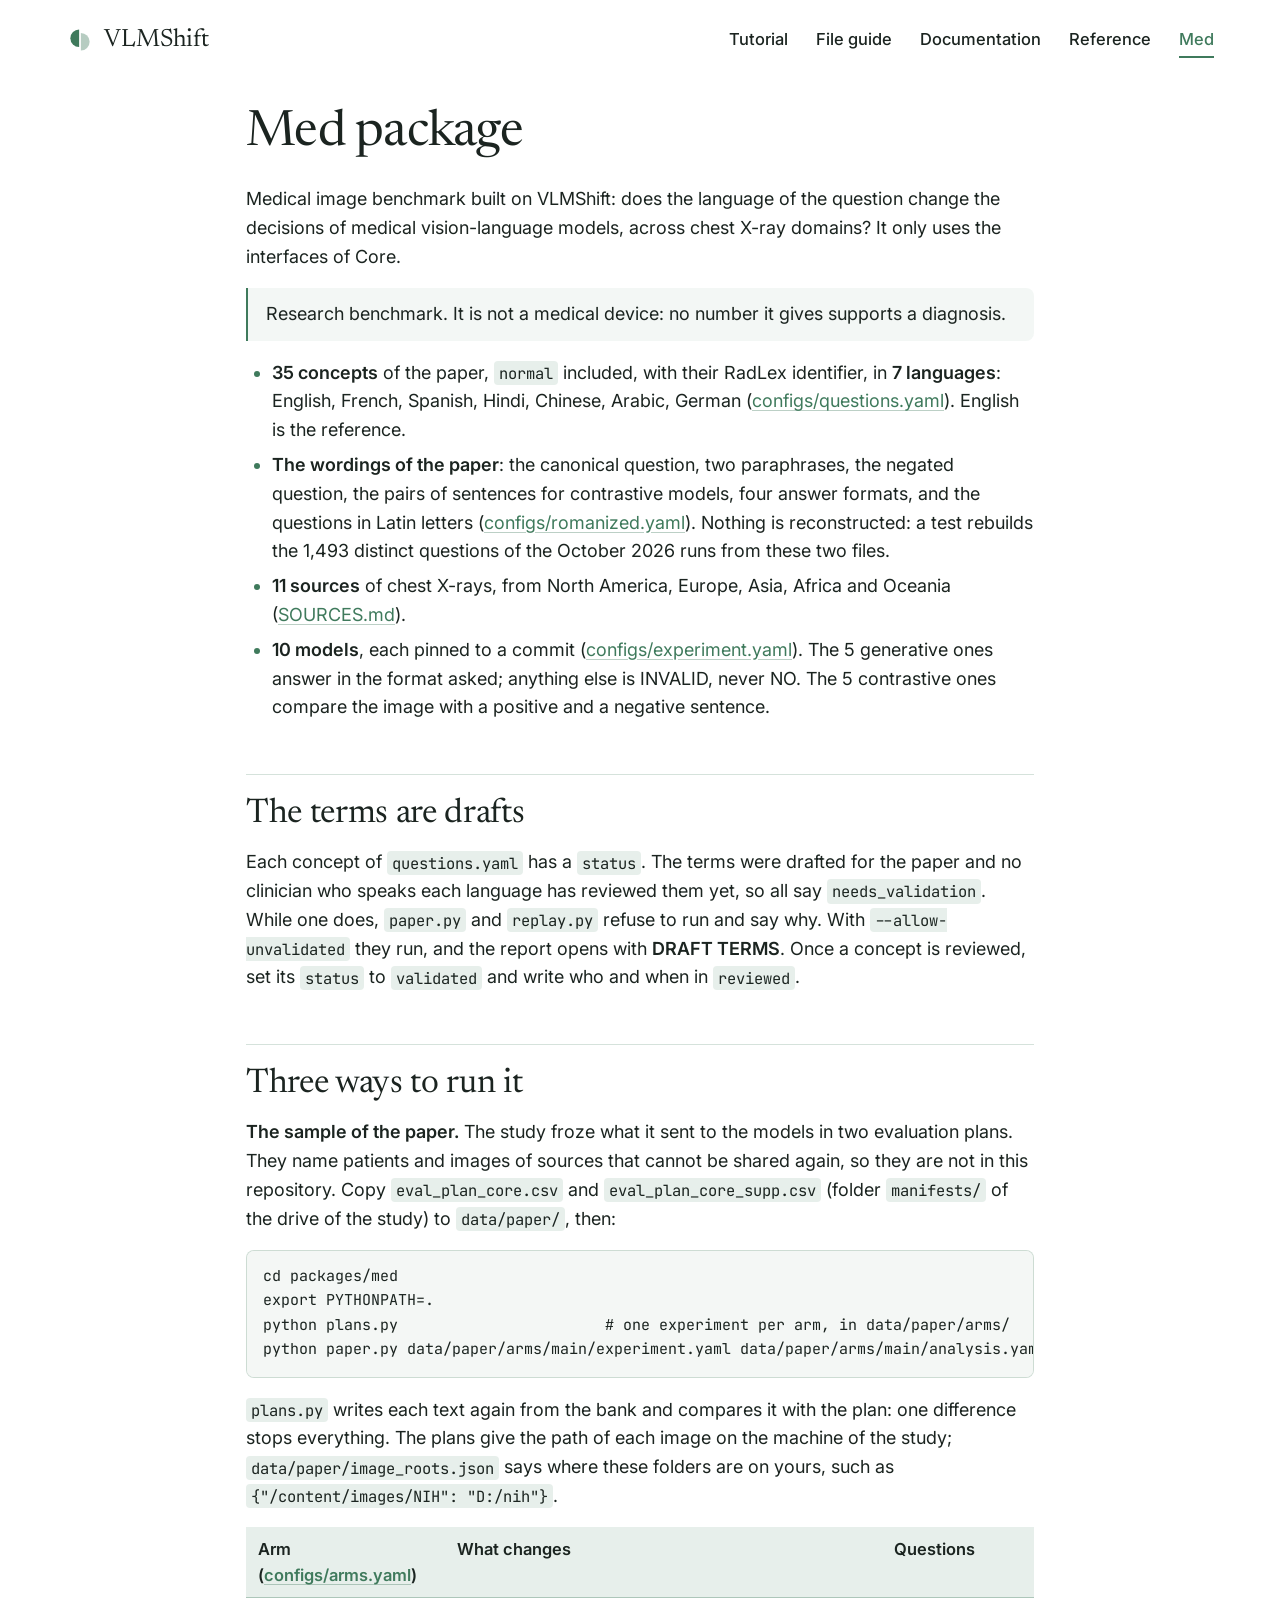
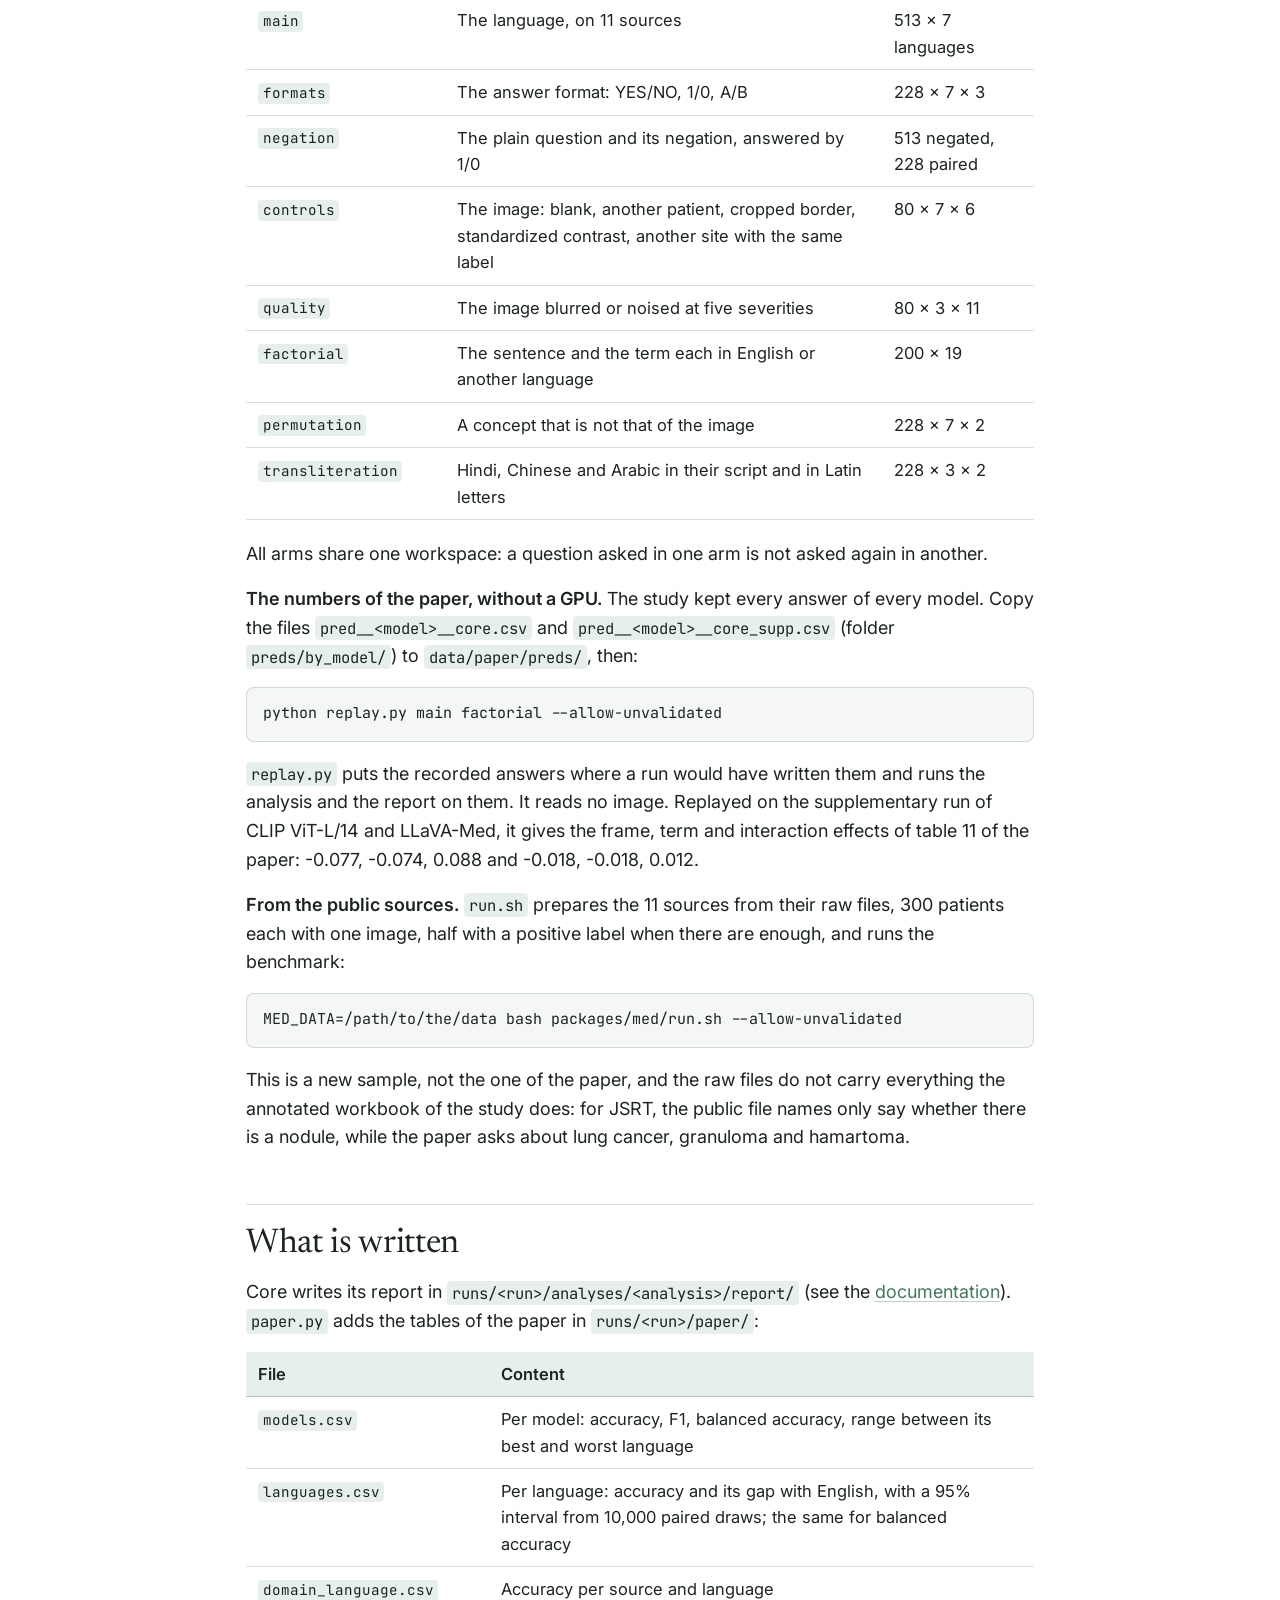
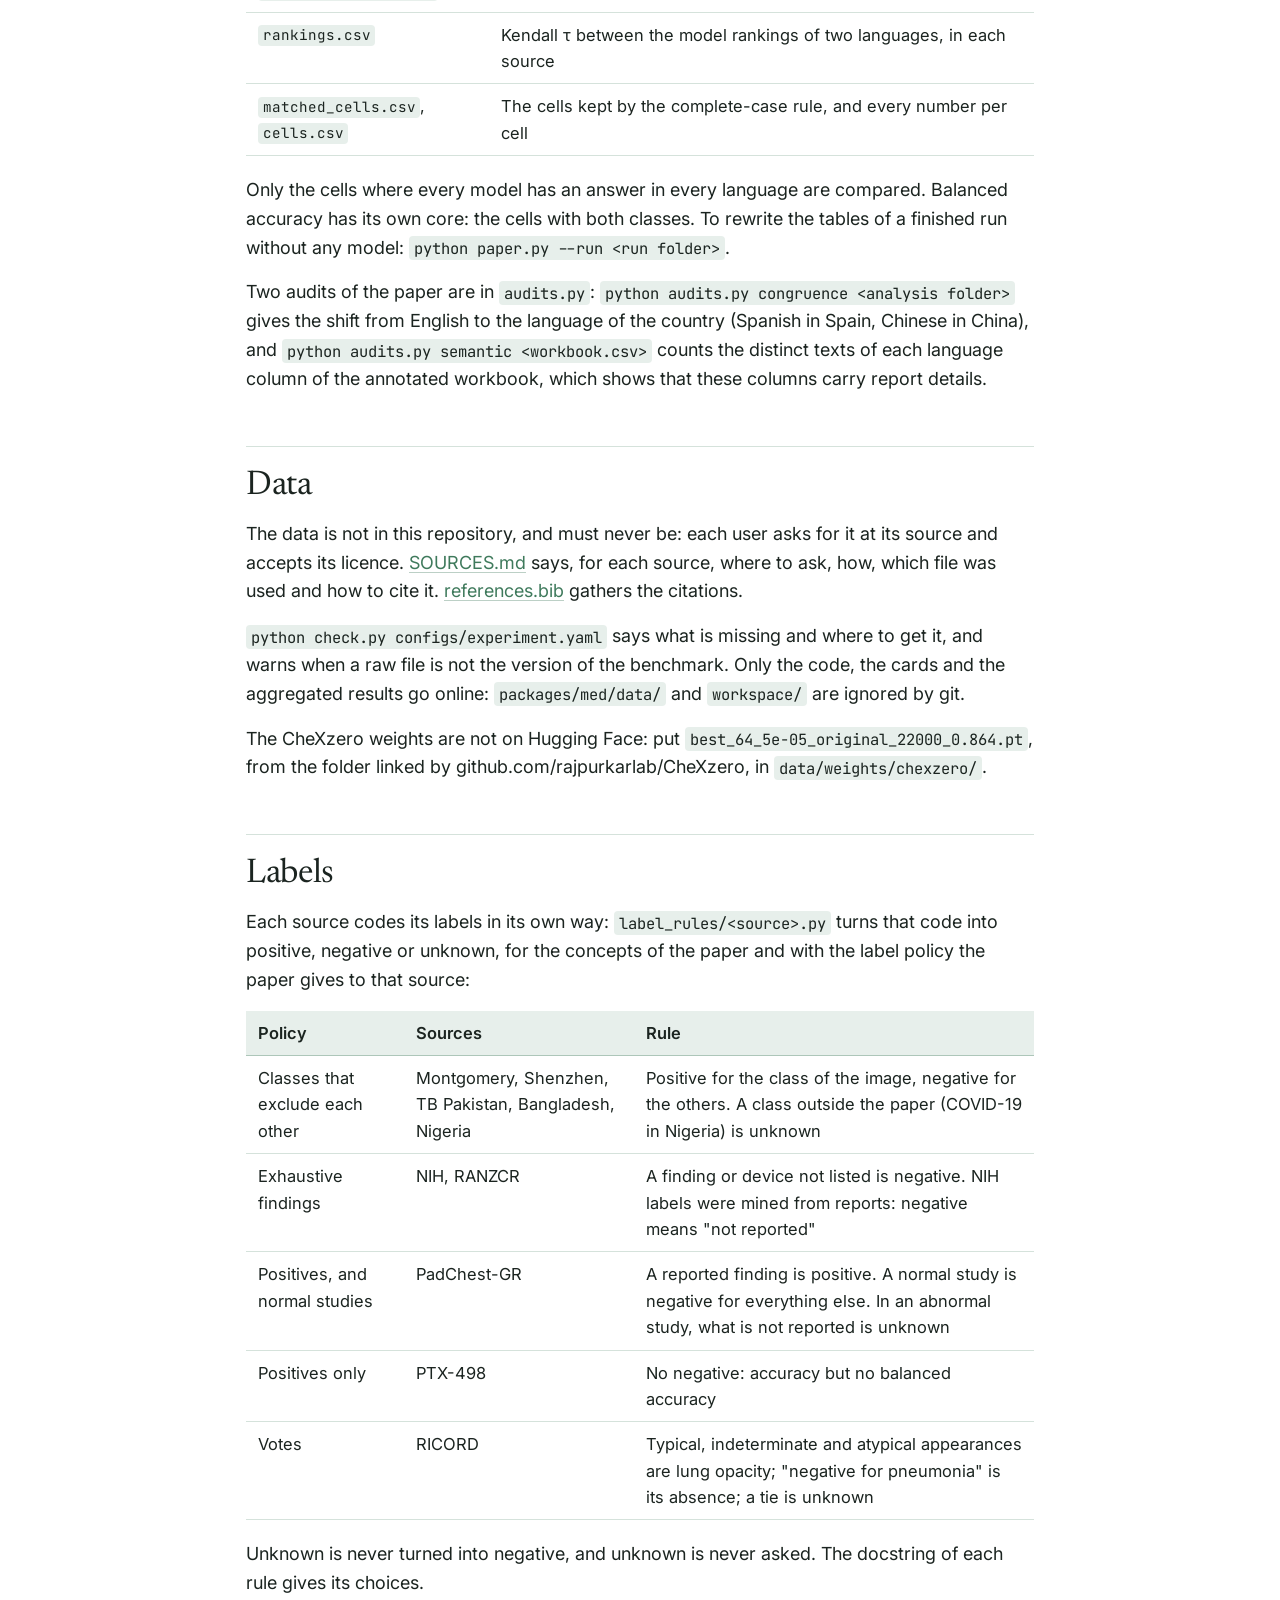
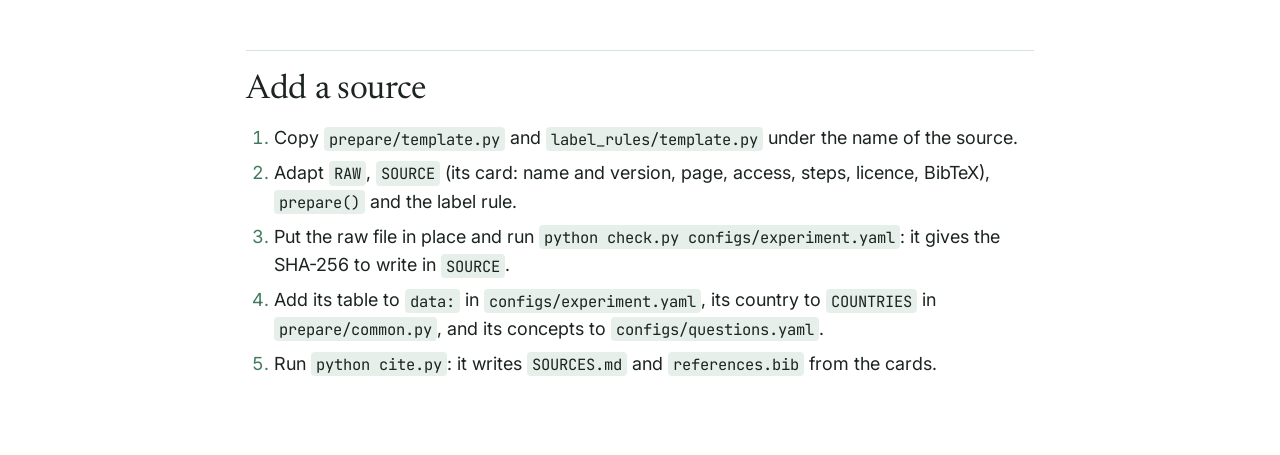
<file: docs/med.html>
<!doctype html>
<html lang="en">
<head>
<meta charset="utf-8">
<meta name="viewport" content="width=device-width, initial-scale=1, viewport-fit=cover">
<title>Med package · VLMShift</title>
<meta name="claude:viewport-fit-sides" content="cover">
<meta name="description" content="VLMShift. A simple kit for measuring shift in vision-language models.">
<link rel="icon" href="data:image/svg+xml,%3Csvg%20viewBox%3D%220%200%2032%2032%22%20role%3D%22img%22%20aria-label%3D%22VLMShift%20logo%22%20xmlns%3D%22http%3A//www.w3.org/2000/svg%22%20%3E%3Cpath%20d%3D%22M15%2C4%20A10%2C10%200%200%200%2015%2C24%20Z%22%20fill%3D%22%233f7a5c%22/%3E%3Cpath%20d%3D%22M17%2C8%20A10%2C10%200%200%201%2017%2C28%20Z%22%20fill%3D%22%233f7a5c%22%20fill-opacity%3D%22.38%22/%3E%3C/svg%3E">
<link rel="preconnect" href="https://fonts.googleapis.com">
<link rel="stylesheet" href="https://fonts.googleapis.com/css2?family=Newsreader:ital,opsz,wght@0,6..72,400;0,6..72,500;1,6..72,400&family=Inter:wght@400;500;600&family=JetBrains+Mono:wght@400;600&display=swap">
<link rel="stylesheet" href="assets/style.css">
</head>
<body>
<header class="top"><a class="brand" href="index.html"><svg viewBox="0 0 32 32" role="img" aria-label="VLMShift logo" xmlns="http://www.w3.org/2000/svg" aria-hidden="true"><path d="M15,4 A10,10 0 0 0 15,24 Z" fill="var(--accent, #3f7a5c)"/><path d="M17,8 A10,10 0 0 1 17,28 Z" fill="var(--accent, #3f7a5c)" fill-opacity=".38"/></svg><span>VLMShift</span></a><nav aria-label="Site"><a href="tutorial.html">Tutorial</a><a href="files.html">File guide</a><a href="documentation.html">Documentation</a><a href="reference.html">Reference</a><a href="med.html" aria-current="page">Med</a></nav></header>
<main class="reading">
<h1 id="med-package">Med package</h1>
<p>Medical image benchmark built on VLMShift: does the language of the question change the decisions of medical vision-language models, across chest X-ray domains? It only uses the interfaces of Core.</p>
<blockquote>
<p>Research benchmark. It is not a medical device: no number it gives supports a diagnosis.</p>
</blockquote>
<ul>
<li><strong>35 concepts</strong> of the paper, <code>normal</code> included, with their RadLex identifier, in <strong>7 languages</strong>: English, French, Spanish, Hindi, Chinese, Arabic, German (<a href="https://github.com/Algerian-Student-Research-Network/vlmshift-kit/blob/main/packages/med/configs/questions.yaml">configs/questions.yaml</a>). English is the reference.</li>
<li><strong>The wordings of the paper</strong>: the canonical question, two paraphrases, the negated question, the pairs of sentences for contrastive models, four answer formats, and the questions in Latin letters (<a href="https://github.com/Algerian-Student-Research-Network/vlmshift-kit/blob/main/packages/med/configs/romanized.yaml">configs/romanized.yaml</a>). Nothing is reconstructed: a test rebuilds the 1,493 distinct questions of the October 2026 runs from these two files.</li>
<li><strong>11 sources</strong> of chest X-rays, from North America, Europe, Asia, Africa and Oceania (<a href="https://github.com/Algerian-Student-Research-Network/vlmshift-kit/blob/main/packages/med/SOURCES.md">SOURCES.md</a>).</li>
<li><strong>10 models</strong>, each pinned to a commit (<a href="https://github.com/Algerian-Student-Research-Network/vlmshift-kit/blob/main/packages/med/configs/experiment.yaml">configs/experiment.yaml</a>). The 5 generative ones answer in the format asked; anything else is INVALID, never NO. The 5 contrastive ones compare the image with a positive and a negative sentence.</li>
</ul>
<h2 id="the-terms-are-drafts">The terms are drafts</h2>
<p>Each concept of <code>questions.yaml</code> has a <code>status</code>. The terms were drafted for the paper and no clinician who speaks each language has reviewed them yet, so all say <code>needs_validation</code>. While one does, <code>paper.py</code> and <code>replay.py</code> refuse to run and say why. With <code>--allow-unvalidated</code> they run, and the report opens with <strong>DRAFT TERMS</strong>. Once a concept is reviewed, set its <code>status</code> to <code>validated</code> and write who and when in <code>reviewed</code>.</p>
<h2 id="three-ways-to-run-it">Three ways to run it</h2>
<p><strong>The sample of the paper.</strong> The study froze what it sent to the models in two evaluation plans. They name patients and images of sources that cannot be shared again, so they are not in this repository. Copy <code>eval_plan_core.csv</code> and <code>eval_plan_core_supp.csv</code> (folder <code>manifests/</code> of the drive of the study) to <code>data/paper/</code>, then:</p>
<pre><code class="language-bash">cd packages/med
export PYTHONPATH=.
python plans.py                       # one experiment per arm, in data/paper/arms/
python paper.py data/paper/arms/main/experiment.yaml data/paper/arms/main/analysis.yaml --allow-unvalidated
</code></pre>
<p><code>plans.py</code> writes each text again from the bank and compares it with the plan: one difference stops everything. The plans give the path of each image on the machine of the study; <code>data/paper/image_roots.json</code> says where these folders are on yours, such as <code>{&quot;/content/images/NIH&quot;: &quot;D:/nih&quot;}</code>.</p>
<div class="table"><table>
<thead>
<tr>
<th>Arm (<a href="https://github.com/Algerian-Student-Research-Network/vlmshift-kit/blob/main/packages/med/configs/arms.yaml">configs/arms.yaml</a>)</th>
<th>What changes</th>
<th>Questions</th>
</tr>
</thead>
<tbody>
<tr>
<td><code>main</code></td>
<td>The language, on 11 sources</td>
<td>513 × 7 languages</td>
</tr>
<tr>
<td><code>formats</code></td>
<td>The answer format: YES/NO, 1/0, A/B</td>
<td>228 × 7 × 3</td>
</tr>
<tr>
<td><code>negation</code></td>
<td>The plain question and its negation, answered by 1/0</td>
<td>513 negated, 228 paired</td>
</tr>
<tr>
<td><code>controls</code></td>
<td>The image: blank, another patient, cropped border, standardized contrast, another site with the same label</td>
<td>80 × 7 × 6</td>
</tr>
<tr>
<td><code>quality</code></td>
<td>The image blurred or noised at five severities</td>
<td>80 × 3 × 11</td>
</tr>
<tr>
<td><code>factorial</code></td>
<td>The sentence and the term each in English or another language</td>
<td>200 × 19</td>
</tr>
<tr>
<td><code>permutation</code></td>
<td>A concept that is not that of the image</td>
<td>228 × 7 × 2</td>
</tr>
<tr>
<td><code>transliteration</code></td>
<td>Hindi, Chinese and Arabic in their script and in Latin letters</td>
<td>228 × 3 × 2</td>
</tr>
</tbody>
</table></div>
<p>All arms share one workspace: a question asked in one arm is not asked again in another.</p>
<p><strong>The numbers of the paper, without a GPU.</strong> The study kept every answer of every model. Copy the files <code>pred__&lt;model&gt;__core.csv</code> and <code>pred__&lt;model&gt;__core_supp.csv</code> (folder <code>preds/by_model/</code>) to <code>data/paper/preds/</code>, then:</p>
<pre><code class="language-bash">python replay.py main factorial --allow-unvalidated
</code></pre>
<p><code>replay.py</code> puts the recorded answers where a run would have written them and runs the analysis and the report on them. It reads no image. Replayed on the supplementary run of CLIP ViT-L/14 and LLaVA-Med, it gives the frame, term and interaction effects of table 11 of the paper: -0.077, -0.074, 0.088 and -0.018, -0.018, 0.012.</p>
<p><strong>From the public sources.</strong> <code>run.sh</code> prepares the 11 sources from their raw files, 300 patients each with one image, half with a positive label when there are enough, and runs the benchmark:</p>
<pre><code class="language-bash">MED_DATA=/path/to/the/data bash packages/med/run.sh --allow-unvalidated
</code></pre>
<p>This is a new sample, not the one of the paper, and the raw files do not carry everything the annotated workbook of the study does: for JSRT, the public file names only say whether there is a nodule, while the paper asks about lung cancer, granuloma and hamartoma.</p>
<h2 id="what-is-written">What is written</h2>
<p>Core writes its report in <code>runs/&lt;run&gt;/analyses/&lt;analysis&gt;/report/</code> (see the <a href="documentation.html">documentation</a>). <code>paper.py</code> adds the tables of the paper in <code>runs/&lt;run&gt;/paper/</code>:</p>
<div class="table"><table>
<thead>
<tr>
<th>File</th>
<th>Content</th>
</tr>
</thead>
<tbody>
<tr>
<td><code>models.csv</code></td>
<td>Per model: accuracy, F1, balanced accuracy, range between its best and worst language</td>
</tr>
<tr>
<td><code>languages.csv</code></td>
<td>Per language: accuracy and its gap with English, with a 95% interval from 10,000 paired draws; the same for balanced accuracy</td>
</tr>
<tr>
<td><code>domain_language.csv</code></td>
<td>Accuracy per source and language</td>
</tr>
<tr>
<td><code>rankings.csv</code></td>
<td>Kendall τ between the model rankings of two languages, in each source</td>
</tr>
<tr>
<td><code>matched_cells.csv</code>, <code>cells.csv</code></td>
<td>The cells kept by the complete-case rule, and every number per cell</td>
</tr>
</tbody>
</table></div>
<p>Only the cells where every model has an answer in every language are compared. Balanced accuracy has its own core: the cells with both classes. To rewrite the tables of a finished run without any model: <code>python paper.py --run &lt;run folder&gt;</code>.</p>
<p>Two audits of the paper are in <code>audits.py</code>: <code>python audits.py congruence &lt;analysis folder&gt;</code> gives the shift from English to the language of the country (Spanish in Spain, Chinese in China), and <code>python audits.py semantic &lt;workbook.csv&gt;</code> counts the distinct texts of each language column of the annotated workbook, which shows that these columns carry report details.</p>
<h2 id="data">Data</h2>
<p>The data is not in this repository, and must never be: each user asks for it at its source and accepts its licence. <a href="https://github.com/Algerian-Student-Research-Network/vlmshift-kit/blob/main/packages/med/SOURCES.md">SOURCES.md</a> says, for each source, where to ask, how, which file was used and how to cite it. <a href="https://github.com/Algerian-Student-Research-Network/vlmshift-kit/blob/main/packages/med/references.bib">references.bib</a> gathers the citations.</p>
<p><code>python check.py configs/experiment.yaml</code> says what is missing and where to get it, and warns when a raw file is not the version of the benchmark. Only the code, the cards and the aggregated results go online: <code>packages/med/data/</code> and <code>workspace/</code> are ignored by git.</p>
<p>The CheXzero weights are not on Hugging Face: put <code>best_64_5e-05_original_22000_0.864.pt</code>, from the folder linked by github.com/rajpurkarlab/CheXzero, in <code>data/weights/chexzero/</code>.</p>
<h2 id="labels">Labels</h2>
<p>Each source codes its labels in its own way: <code>label_rules/&lt;source&gt;.py</code> turns that code into positive, negative or unknown, for the concepts of the paper and with the label policy the paper gives to that source:</p>
<div class="table"><table>
<thead>
<tr>
<th>Policy</th>
<th>Sources</th>
<th>Rule</th>
</tr>
</thead>
<tbody>
<tr>
<td>Classes that exclude each other</td>
<td>Montgomery, Shenzhen, TB Pakistan, Bangladesh, Nigeria</td>
<td>Positive for the class of the image, negative for the others. A class outside the paper (COVID-19 in Nigeria) is unknown</td>
</tr>
<tr>
<td>Exhaustive findings</td>
<td>NIH, RANZCR</td>
<td>A finding or device not listed is negative. NIH labels were mined from reports: negative means &quot;not reported&quot;</td>
</tr>
<tr>
<td>Positives, and normal studies</td>
<td>PadChest-GR</td>
<td>A reported finding is positive. A normal study is negative for everything else. In an abnormal study, what is not reported is unknown</td>
</tr>
<tr>
<td>Positives only</td>
<td>PTX-498</td>
<td>No negative: accuracy but no balanced accuracy</td>
</tr>
<tr>
<td>Votes</td>
<td>RICORD</td>
<td>Typical, indeterminate and atypical appearances are lung opacity; &quot;negative for pneumonia&quot; is its absence; a tie is unknown</td>
</tr>
</tbody>
</table></div>
<p>Unknown is never turned into negative, and unknown is never asked. The docstring of each rule gives its choices.</p>
<h2 id="add-a-source">Add a source</h2>
<ol>
<li>Copy <code>prepare/template.py</code> and <code>label_rules/template.py</code> under the name of the source.</li>
<li>Adapt <code>RAW</code>, <code>SOURCE</code> (its card: name and version, page, access, steps, licence, BibTeX), <code>prepare()</code> and the label rule.</li>
<li>Put the raw file in place and run <code>python check.py configs/experiment.yaml</code>: it gives the SHA-256 to write in <code>SOURCE</code>.</li>
<li>Add its table to <code>data:</code> in <code>configs/experiment.yaml</code>, its country to <code>COUNTRIES</code> in <code>prepare/common.py</code>, and its concepts to <code>configs/questions.yaml</code>.</li>
<li>Run <code>python cite.py</code>: it writes <code>SOURCES.md</code> and <code>references.bib</code> from the cards.</li>
</ol>
</main>
</body>
</html>
</file>
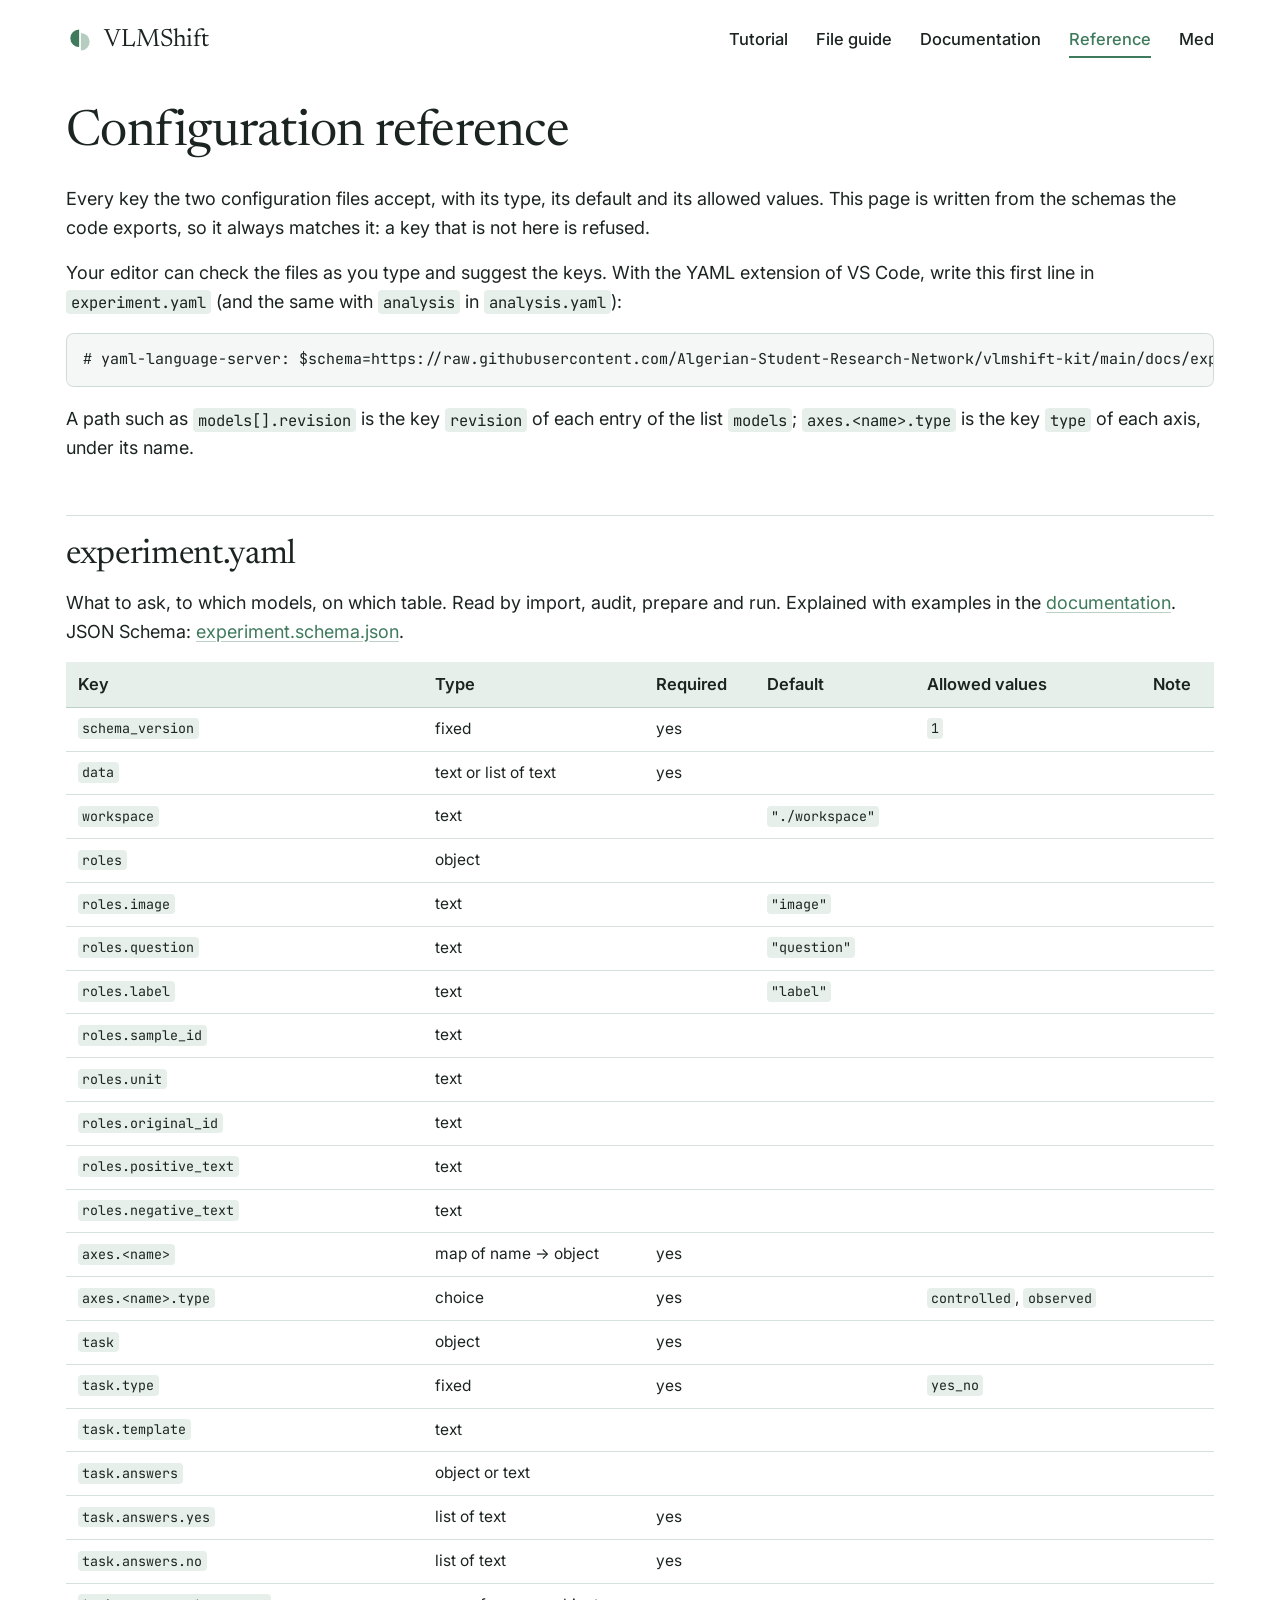
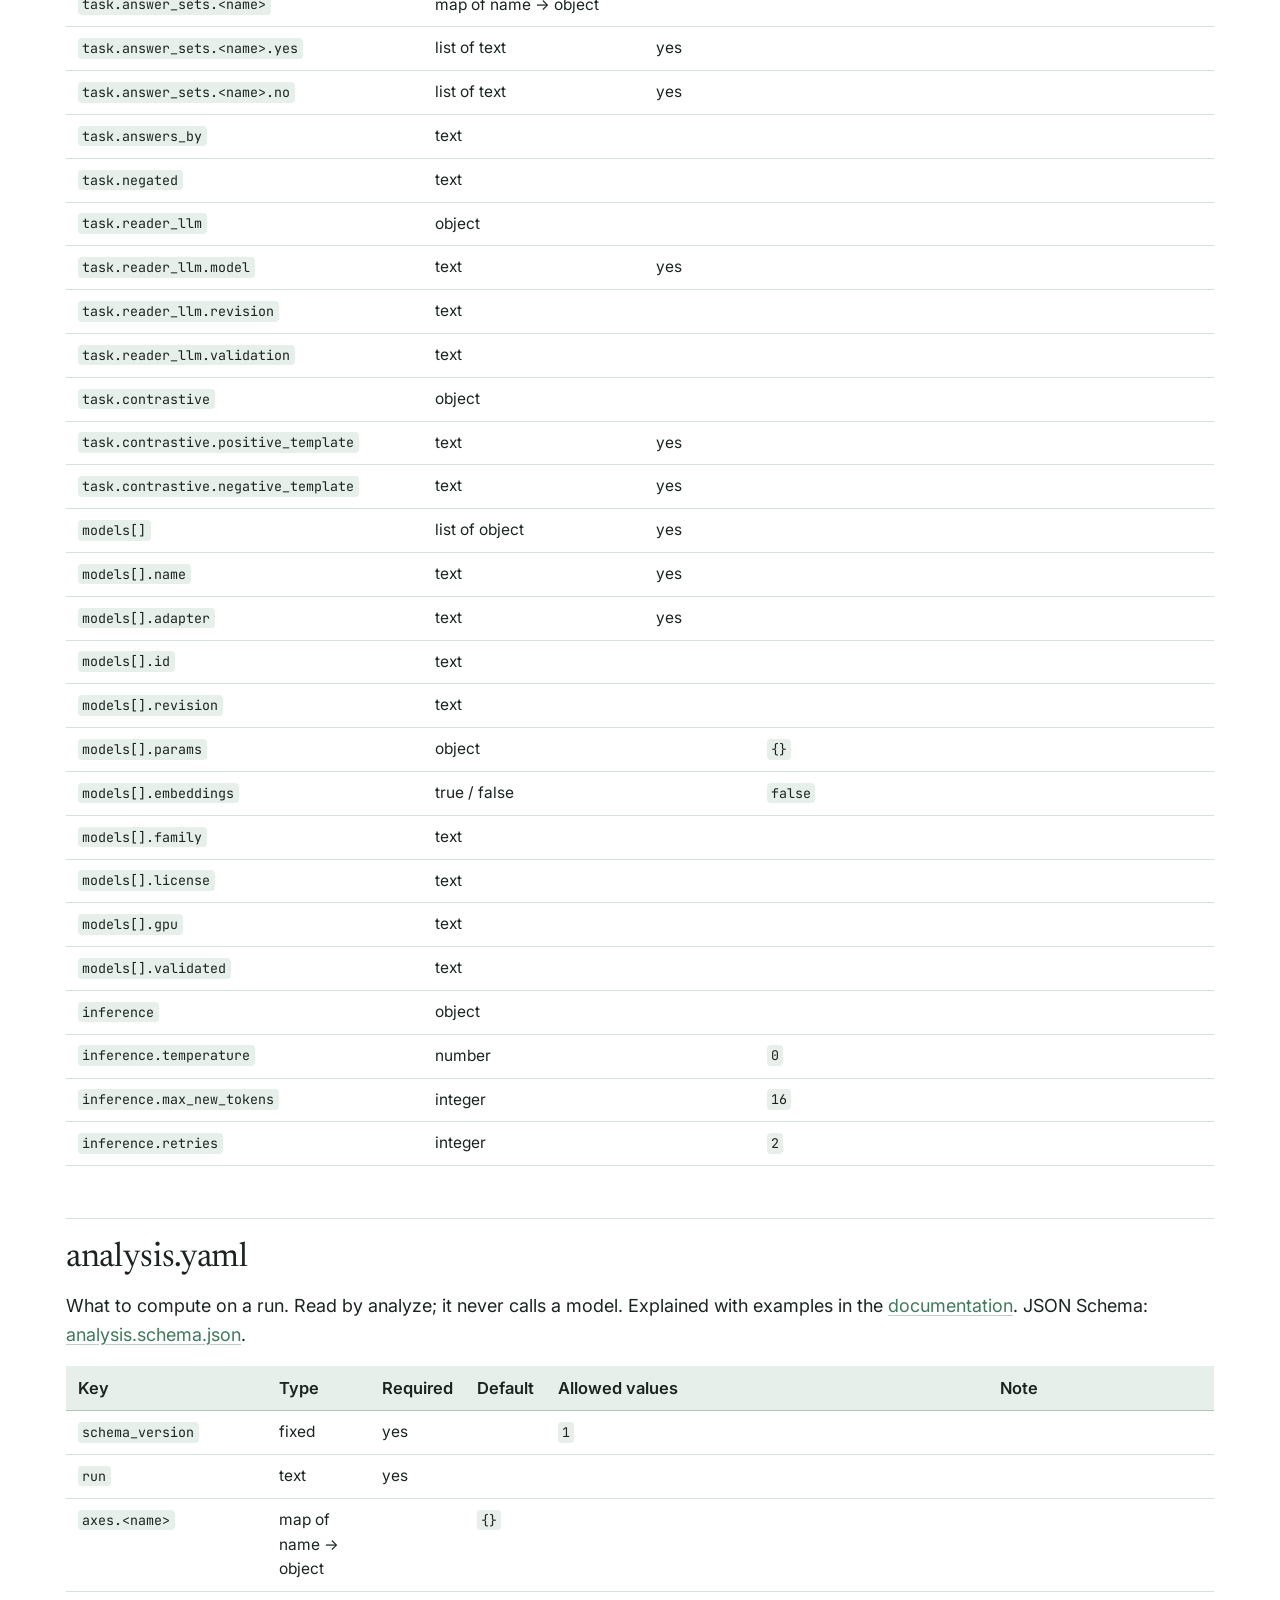
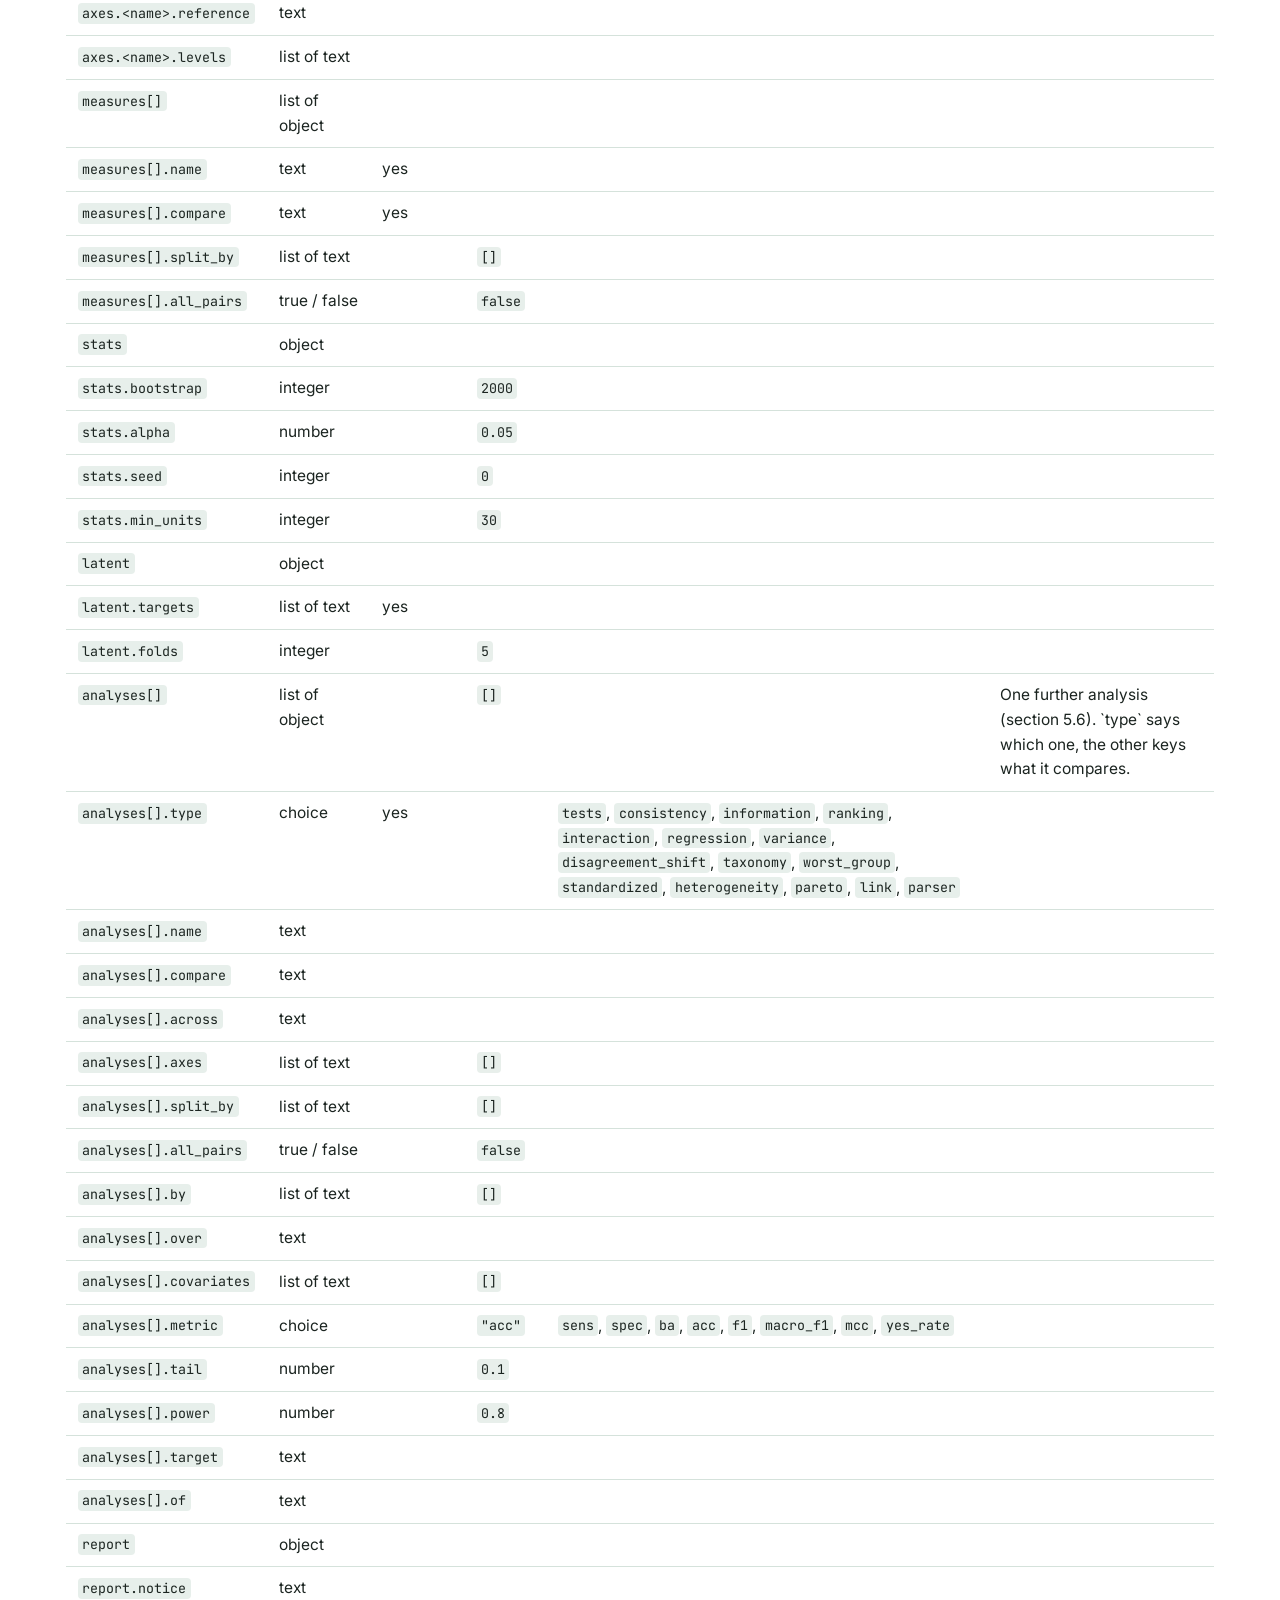
<file: docs/reference.html>
<!doctype html>
<html lang="en">
<head>
<meta charset="utf-8">
<meta name="viewport" content="width=device-width, initial-scale=1, viewport-fit=cover">
<title>Configuration reference · VLMShift</title>
<meta name="claude:viewport-fit-sides" content="cover">
<meta name="description" content="VLMShift. A simple kit for measuring shift in vision-language models.">
<link rel="icon" href="data:image/svg+xml,%3Csvg%20viewBox%3D%220%200%2032%2032%22%20role%3D%22img%22%20aria-label%3D%22VLMShift%20logo%22%20xmlns%3D%22http%3A//www.w3.org/2000/svg%22%20%3E%3Cpath%20d%3D%22M15%2C4%20A10%2C10%200%200%200%2015%2C24%20Z%22%20fill%3D%22%233f7a5c%22/%3E%3Cpath%20d%3D%22M17%2C8%20A10%2C10%200%200%201%2017%2C28%20Z%22%20fill%3D%22%233f7a5c%22%20fill-opacity%3D%22.38%22/%3E%3C/svg%3E">
<link rel="preconnect" href="https://fonts.googleapis.com">
<link rel="stylesheet" href="https://fonts.googleapis.com/css2?family=Newsreader:ital,opsz,wght@0,6..72,400;0,6..72,500;1,6..72,400&family=Inter:wght@400;500;600&family=JetBrains+Mono:wght@400;600&display=swap">
<link rel="stylesheet" href="assets/style.css">
</head>
<body>
<header class="top"><a class="brand" href="index.html"><svg viewBox="0 0 32 32" role="img" aria-label="VLMShift logo" xmlns="http://www.w3.org/2000/svg" aria-hidden="true"><path d="M15,4 A10,10 0 0 0 15,24 Z" fill="var(--accent, #3f7a5c)"/><path d="M17,8 A10,10 0 0 1 17,28 Z" fill="var(--accent, #3f7a5c)" fill-opacity=".38"/></svg><span>VLMShift</span></a><nav aria-label="Site"><a href="tutorial.html">Tutorial</a><a href="files.html">File guide</a><a href="documentation.html">Documentation</a><a href="reference.html" aria-current="page">Reference</a><a href="med.html">Med</a></nav></header>
<main class="reading wide">
<h1>Configuration reference</h1>
<p>Every key the two configuration files accept, with its type, its default and its allowed values. This page is written from the schemas the code exports, so it always matches it: a key that is not here is refused.</p>
<p>Your editor can check the files as you type and suggest the keys. With the YAML extension of VS Code, write this first line in <code>experiment.yaml</code> (and the same with <code>analysis</code> in <code>analysis.yaml</code>):</p>
<pre><code># yaml-language-server: $schema=https://raw.githubusercontent.com/Algerian-Student-Research-Network/vlmshift-kit/main/docs/experiment.schema.json</code></pre>
<p>A path such as <code>models[].revision</code> is the key <code>revision</code> of each entry of the list <code>models</code>; <code>axes.&lt;name&gt;.type</code> is the key <code>type</code> of each axis, under its name.</p>
<h2 id="experiment">experiment.yaml</h2>
<p>What to ask, to which models, on which table. Read by import, audit, prepare and run. Explained with examples in the <a href="documentation.html#4-describing-an-experiment-experimentyaml">documentation</a>. JSON Schema: <a href="https://raw.githubusercontent.com/Algerian-Student-Research-Network/vlmshift-kit/main/docs/experiment.schema.json">experiment.schema.json</a>.</p>
<div class="table"><table class="keys"><thead><tr><th>Key</th><th>Type</th><th>Required</th><th>Default</th><th>Allowed values</th><th>Note</th></tr></thead><tbody>
<tr><td><code>schema_version</code></td><td>fixed</td><td>yes</td><td></td><td><code>1</code></td><td></td></tr>
<tr><td><code>data</code></td><td>text or list of text</td><td>yes</td><td></td><td></td><td></td></tr>
<tr><td><code>workspace</code></td><td>text</td><td></td><td><code>&quot;./workspace&quot;</code></td><td></td><td></td></tr>
<tr><td><code>roles</code></td><td>object</td><td></td><td></td><td></td><td></td></tr>
<tr><td><code>roles.image</code></td><td>text</td><td></td><td><code>&quot;image&quot;</code></td><td></td><td></td></tr>
<tr><td><code>roles.question</code></td><td>text</td><td></td><td><code>&quot;question&quot;</code></td><td></td><td></td></tr>
<tr><td><code>roles.label</code></td><td>text</td><td></td><td><code>&quot;label&quot;</code></td><td></td><td></td></tr>
<tr><td><code>roles.sample_id</code></td><td>text</td><td></td><td></td><td></td><td></td></tr>
<tr><td><code>roles.unit</code></td><td>text</td><td></td><td></td><td></td><td></td></tr>
<tr><td><code>roles.original_id</code></td><td>text</td><td></td><td></td><td></td><td></td></tr>
<tr><td><code>roles.positive_text</code></td><td>text</td><td></td><td></td><td></td><td></td></tr>
<tr><td><code>roles.negative_text</code></td><td>text</td><td></td><td></td><td></td><td></td></tr>
<tr><td><code>axes.&lt;name&gt;</code></td><td>map of name → object</td><td>yes</td><td></td><td></td><td></td></tr>
<tr><td><code>axes.&lt;name&gt;.type</code></td><td>choice</td><td>yes</td><td></td><td><code>controlled</code>, <code>observed</code></td><td></td></tr>
<tr><td><code>task</code></td><td>object</td><td>yes</td><td></td><td></td><td></td></tr>
<tr><td><code>task.type</code></td><td>fixed</td><td>yes</td><td></td><td><code>yes_no</code></td><td></td></tr>
<tr><td><code>task.template</code></td><td>text</td><td></td><td></td><td></td><td></td></tr>
<tr><td><code>task.answers</code></td><td>object or text</td><td></td><td></td><td></td><td></td></tr>
<tr><td><code>task.answers.yes</code></td><td>list of text</td><td>yes</td><td></td><td></td><td></td></tr>
<tr><td><code>task.answers.no</code></td><td>list of text</td><td>yes</td><td></td><td></td><td></td></tr>
<tr><td><code>task.answer_sets.&lt;name&gt;</code></td><td>map of name → object</td><td></td><td></td><td></td><td></td></tr>
<tr><td><code>task.answer_sets.&lt;name&gt;.yes</code></td><td>list of text</td><td>yes</td><td></td><td></td><td></td></tr>
<tr><td><code>task.answer_sets.&lt;name&gt;.no</code></td><td>list of text</td><td>yes</td><td></td><td></td><td></td></tr>
<tr><td><code>task.answers_by</code></td><td>text</td><td></td><td></td><td></td><td></td></tr>
<tr><td><code>task.negated</code></td><td>text</td><td></td><td></td><td></td><td></td></tr>
<tr><td><code>task.reader_llm</code></td><td>object</td><td></td><td></td><td></td><td></td></tr>
<tr><td><code>task.reader_llm.model</code></td><td>text</td><td>yes</td><td></td><td></td><td></td></tr>
<tr><td><code>task.reader_llm.revision</code></td><td>text</td><td></td><td></td><td></td><td></td></tr>
<tr><td><code>task.reader_llm.validation</code></td><td>text</td><td></td><td></td><td></td><td></td></tr>
<tr><td><code>task.contrastive</code></td><td>object</td><td></td><td></td><td></td><td></td></tr>
<tr><td><code>task.contrastive.positive_template</code></td><td>text</td><td>yes</td><td></td><td></td><td></td></tr>
<tr><td><code>task.contrastive.negative_template</code></td><td>text</td><td>yes</td><td></td><td></td><td></td></tr>
<tr><td><code>models[]</code></td><td>list of object</td><td>yes</td><td></td><td></td><td></td></tr>
<tr><td><code>models[].name</code></td><td>text</td><td>yes</td><td></td><td></td><td></td></tr>
<tr><td><code>models[].adapter</code></td><td>text</td><td>yes</td><td></td><td></td><td></td></tr>
<tr><td><code>models[].id</code></td><td>text</td><td></td><td></td><td></td><td></td></tr>
<tr><td><code>models[].revision</code></td><td>text</td><td></td><td></td><td></td><td></td></tr>
<tr><td><code>models[].params</code></td><td>object</td><td></td><td><code>{}</code></td><td></td><td></td></tr>
<tr><td><code>models[].embeddings</code></td><td>true / false</td><td></td><td><code>false</code></td><td></td><td></td></tr>
<tr><td><code>models[].family</code></td><td>text</td><td></td><td></td><td></td><td></td></tr>
<tr><td><code>models[].license</code></td><td>text</td><td></td><td></td><td></td><td></td></tr>
<tr><td><code>models[].gpu</code></td><td>text</td><td></td><td></td><td></td><td></td></tr>
<tr><td><code>models[].validated</code></td><td>text</td><td></td><td></td><td></td><td></td></tr>
<tr><td><code>inference</code></td><td>object</td><td></td><td></td><td></td><td></td></tr>
<tr><td><code>inference.temperature</code></td><td>number</td><td></td><td><code>0</code></td><td></td><td></td></tr>
<tr><td><code>inference.max_new_tokens</code></td><td>integer</td><td></td><td><code>16</code></td><td></td><td></td></tr>
<tr><td><code>inference.retries</code></td><td>integer</td><td></td><td><code>2</code></td><td></td><td></td></tr>
</tbody></table></div>
<h2 id="analysis">analysis.yaml</h2>
<p>What to compute on a run. Read by analyze; it never calls a model. Explained with examples in the <a href="documentation.html#8-describing-an-analysis-analysisyaml">documentation</a>. JSON Schema: <a href="https://raw.githubusercontent.com/Algerian-Student-Research-Network/vlmshift-kit/main/docs/analysis.schema.json">analysis.schema.json</a>.</p>
<div class="table"><table class="keys"><thead><tr><th>Key</th><th>Type</th><th>Required</th><th>Default</th><th>Allowed values</th><th>Note</th></tr></thead><tbody>
<tr><td><code>schema_version</code></td><td>fixed</td><td>yes</td><td></td><td><code>1</code></td><td></td></tr>
<tr><td><code>run</code></td><td>text</td><td>yes</td><td></td><td></td><td></td></tr>
<tr><td><code>axes.&lt;name&gt;</code></td><td>map of name → object</td><td></td><td><code>{}</code></td><td></td><td></td></tr>
<tr><td><code>axes.&lt;name&gt;.reference</code></td><td>text</td><td></td><td></td><td></td><td></td></tr>
<tr><td><code>axes.&lt;name&gt;.levels</code></td><td>list of text</td><td></td><td></td><td></td><td></td></tr>
<tr><td><code>measures[]</code></td><td>list of object</td><td></td><td></td><td></td><td></td></tr>
<tr><td><code>measures[].name</code></td><td>text</td><td>yes</td><td></td><td></td><td></td></tr>
<tr><td><code>measures[].compare</code></td><td>text</td><td>yes</td><td></td><td></td><td></td></tr>
<tr><td><code>measures[].split_by</code></td><td>list of text</td><td></td><td><code>[]</code></td><td></td><td></td></tr>
<tr><td><code>measures[].all_pairs</code></td><td>true / false</td><td></td><td><code>false</code></td><td></td><td></td></tr>
<tr><td><code>stats</code></td><td>object</td><td></td><td></td><td></td><td></td></tr>
<tr><td><code>stats.bootstrap</code></td><td>integer</td><td></td><td><code>2000</code></td><td></td><td></td></tr>
<tr><td><code>stats.alpha</code></td><td>number</td><td></td><td><code>0.05</code></td><td></td><td></td></tr>
<tr><td><code>stats.seed</code></td><td>integer</td><td></td><td><code>0</code></td><td></td><td></td></tr>
<tr><td><code>stats.min_units</code></td><td>integer</td><td></td><td><code>30</code></td><td></td><td></td></tr>
<tr><td><code>latent</code></td><td>object</td><td></td><td></td><td></td><td></td></tr>
<tr><td><code>latent.targets</code></td><td>list of text</td><td>yes</td><td></td><td></td><td></td></tr>
<tr><td><code>latent.folds</code></td><td>integer</td><td></td><td><code>5</code></td><td></td><td></td></tr>
<tr><td><code>analyses[]</code></td><td>list of object</td><td></td><td><code>[]</code></td><td></td><td>One further analysis (section 5.6). `type` says which one, the other keys what it compares.</td></tr>
<tr><td><code>analyses[].type</code></td><td>choice</td><td>yes</td><td></td><td><code>tests</code>, <code>consistency</code>, <code>information</code>, <code>ranking</code>, <code>interaction</code>, <code>regression</code>, <code>variance</code>, <code>disagreement_shift</code>, <code>taxonomy</code>, <code>worst_group</code>, <code>standardized</code>, <code>heterogeneity</code>, <code>pareto</code>, <code>link</code>, <code>parser</code></td><td></td></tr>
<tr><td><code>analyses[].name</code></td><td>text</td><td></td><td></td><td></td><td></td></tr>
<tr><td><code>analyses[].compare</code></td><td>text</td><td></td><td></td><td></td><td></td></tr>
<tr><td><code>analyses[].across</code></td><td>text</td><td></td><td></td><td></td><td></td></tr>
<tr><td><code>analyses[].axes</code></td><td>list of text</td><td></td><td><code>[]</code></td><td></td><td></td></tr>
<tr><td><code>analyses[].split_by</code></td><td>list of text</td><td></td><td><code>[]</code></td><td></td><td></td></tr>
<tr><td><code>analyses[].all_pairs</code></td><td>true / false</td><td></td><td><code>false</code></td><td></td><td></td></tr>
<tr><td><code>analyses[].by</code></td><td>list of text</td><td></td><td><code>[]</code></td><td></td><td></td></tr>
<tr><td><code>analyses[].over</code></td><td>text</td><td></td><td></td><td></td><td></td></tr>
<tr><td><code>analyses[].covariates</code></td><td>list of text</td><td></td><td><code>[]</code></td><td></td><td></td></tr>
<tr><td><code>analyses[].metric</code></td><td>choice</td><td></td><td><code>&quot;acc&quot;</code></td><td><code>sens</code>, <code>spec</code>, <code>ba</code>, <code>acc</code>, <code>f1</code>, <code>macro_f1</code>, <code>mcc</code>, <code>yes_rate</code></td><td></td></tr>
<tr><td><code>analyses[].tail</code></td><td>number</td><td></td><td><code>0.1</code></td><td></td><td></td></tr>
<tr><td><code>analyses[].power</code></td><td>number</td><td></td><td><code>0.8</code></td><td></td><td></td></tr>
<tr><td><code>analyses[].target</code></td><td>text</td><td></td><td></td><td></td><td></td></tr>
<tr><td><code>analyses[].of</code></td><td>text</td><td></td><td></td><td></td><td></td></tr>
<tr><td><code>report</code></td><td>object</td><td></td><td></td><td></td><td></td></tr>
<tr><td><code>report.notice</code></td><td>text</td><td></td><td></td><td></td><td></td></tr>
</tbody></table></div>
</main>
</body>
</html>
</file>
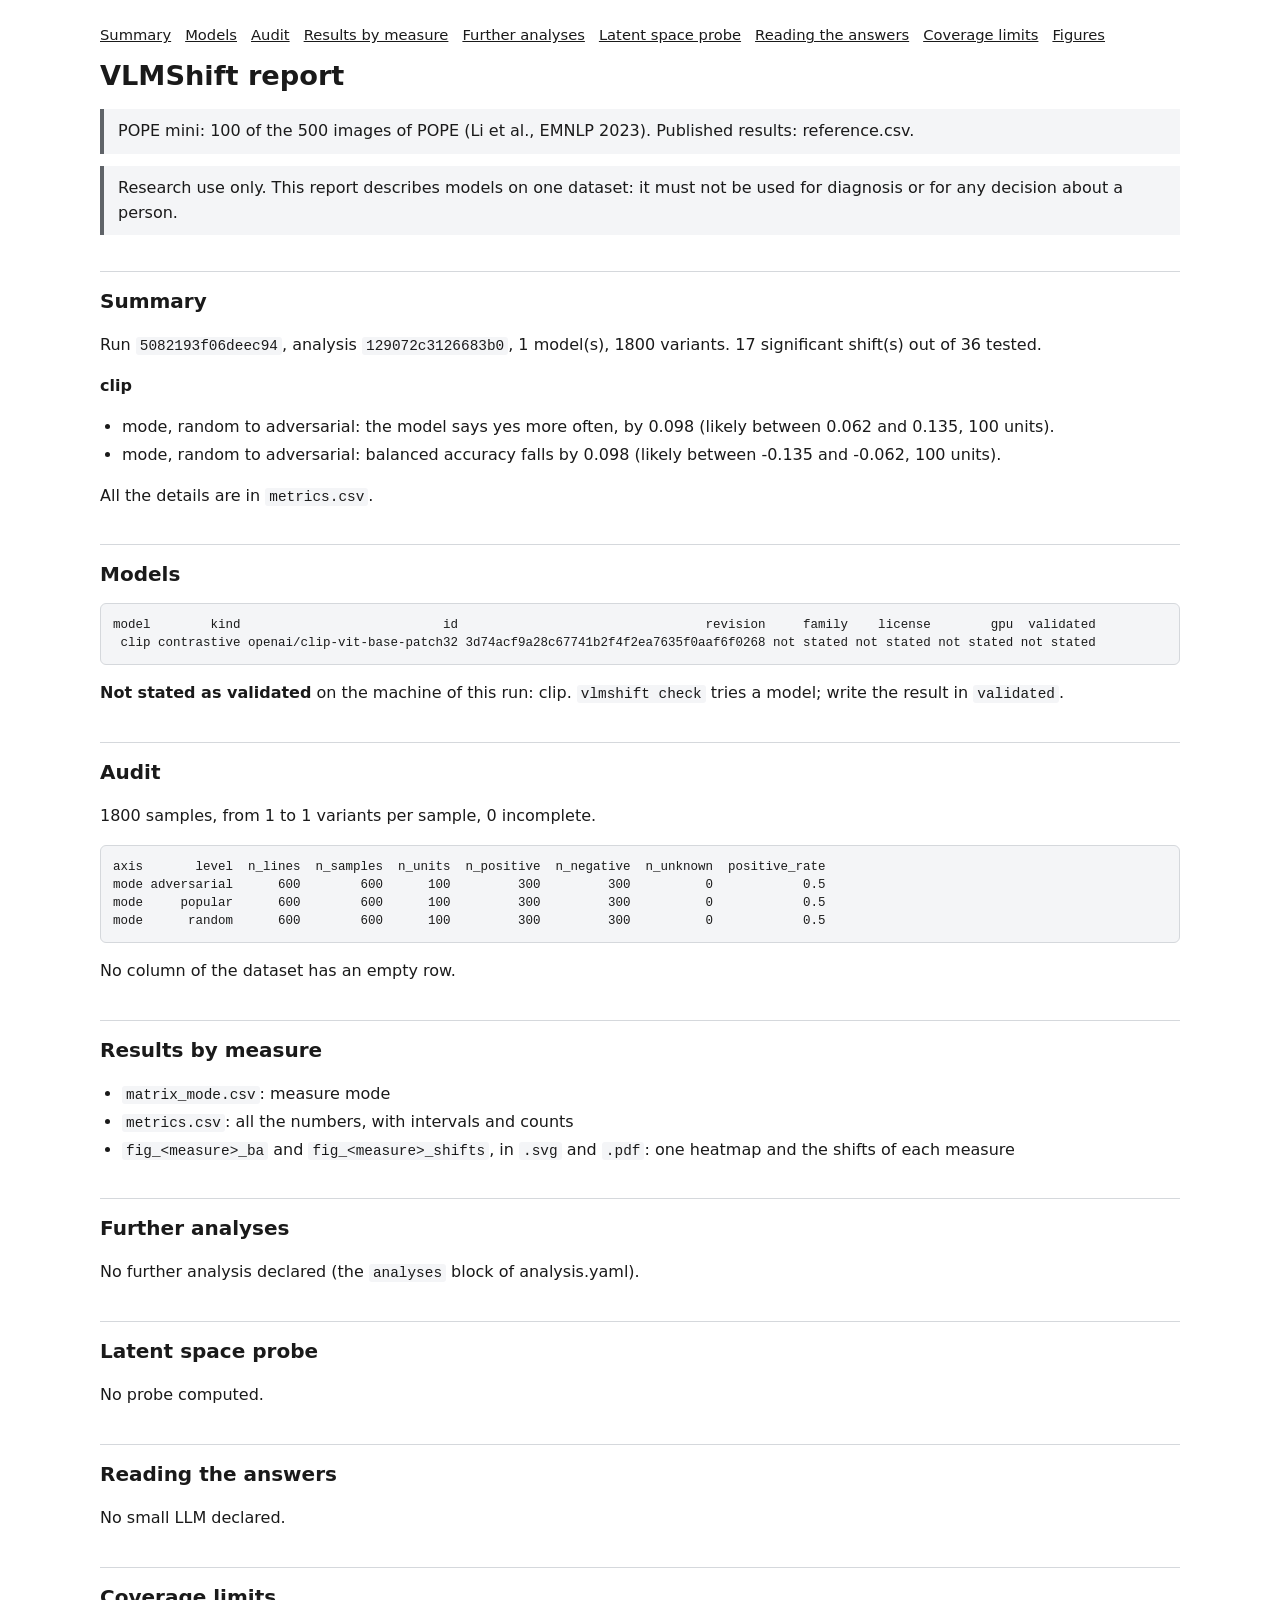
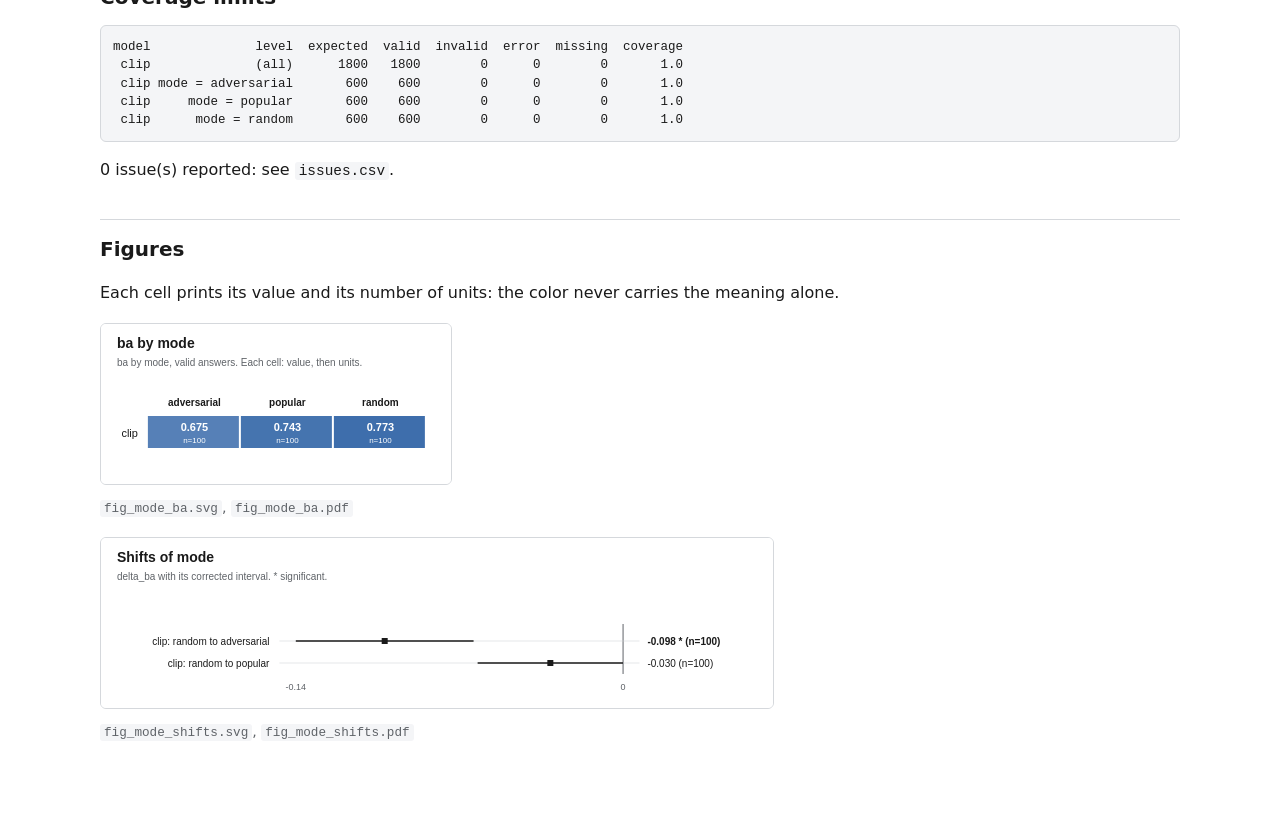
<file: docs/report-example.html>
<!doctype html>
<html lang="en">
<head>
<meta charset="utf-8">
<meta name="viewport" content="width=device-width, initial-scale=1">
<title>VLMShift report</title>
<style>
:root { color-scheme: light dark; --ink: #1a1a1a; --muted: #5f6368; --line: #d5d8dc; --back: #ffffff; --soft: #f4f5f7; }
@media (prefers-color-scheme: dark) { :root { --ink: #e8eaed; --muted: #9aa0a6; --line: #3c4043; --back: #17181a; --soft: #222427; } }
body { margin: 0 auto; padding: 24px 16px 64px; max-width: 1080px; background: var(--back); color: var(--ink);
       font: 16px/1.55 system-ui, -apple-system, "Segoe UI", sans-serif; }
h1 { font-size: 1.7rem; margin: 0 0 12px; } h2 { font-size: 1.25rem; margin: 36px 0 10px; padding-top: 14px; border-top: 1px solid var(--line); }
nav { margin: 0 0 8px; font-size: 0.92rem; } nav a { margin-right: 14px; white-space: nowrap; }
a { color: inherit; } a:focus-visible { outline: 2px solid currentColor; outline-offset: 2px; }
blockquote { margin: 12px 0; padding: 10px 14px; border-left: 4px solid var(--muted); background: var(--soft); }
blockquote.warning { border-left-color: #b00020; }
pre { overflow-x: auto; padding: 12px; background: var(--soft); border: 1px solid var(--line); border-radius: 6px;
      font: 12.5px/1.45 ui-monospace, Consolas, monospace; font-variant-numeric: tabular-nums; }
code { font: 0.9em ui-monospace, Consolas, monospace; background: var(--soft); padding: 1px 4px; border-radius: 3px; }
figure { margin: 18px 0; overflow-x: auto; } figure svg { max-width: none; background: #ffffff; border: 1px solid var(--line); border-radius: 6px; }
figcaption { font-size: 0.88rem; color: var(--muted); margin-top: 4px; }
ul { padding-left: 22px; } li { margin: 3px 0; }
</style>
</head>
<body>
<nav aria-label="Sections"><a href="#summary">Summary</a><a href="#models">Models</a><a href="#audit">Audit</a><a href="#results-by-measure">Results by measure</a><a href="#further-analyses">Further analyses</a><a href="#latent-space-probe">Latent space probe</a><a href="#reading-the-answers">Reading the answers</a><a href="#coverage-limits">Coverage limits</a><a href="#figures">Figures</a></nav>
<main>
<h1>VLMShift report</h1>
<blockquote>POPE mini: 100 of the 500 images of POPE (Li et al., EMNLP 2023). Published results: reference.csv.</blockquote>
<blockquote>Research use only. This report describes models on one dataset: it must not be used for diagnosis or for any decision about a person.</blockquote>
<h2 id="summary">Summary</h2>
<p>Run <code>5082193f06deec94</code>, analysis <code>129072c3126683b0</code>, 1 model(s), 1800 variants. 17 significant shift(s) out of 36 tested.</p>
<p><strong>clip</strong></p>
<ul><li>mode, random to adversarial: the model says yes more often, by 0.098 (likely between 0.062 and 0.135, 100 units).</li><li>mode, random to adversarial: balanced accuracy falls by 0.098 (likely between -0.135 and -0.062, 100 units).</li></ul>
<p>All the details are in <code>metrics.csv</code>.</p>
<h2 id="models">Models</h2>
<pre tabindex="0">model        kind                           id                                 revision     family    license        gpu  validated
 clip contrastive openai/clip-vit-base-patch32 3d74acf9a28c67741b2f4f2ea7635f0aaf6f0268 not stated not stated not stated not stated</pre>
<p><strong>Not stated as validated</strong> on the machine of this run: clip. <code>vlmshift check</code> tries a model; write the result in <code>validated</code>.</p>
<h2 id="audit">Audit</h2>
<p>1800 samples, from 1 to 1 variants per sample, 0 incomplete.</p>
<pre tabindex="0">axis       level  n_lines  n_samples  n_units  n_positive  n_negative  n_unknown  positive_rate
mode adversarial      600        600      100         300         300          0            0.5
mode     popular      600        600      100         300         300          0            0.5
mode      random      600        600      100         300         300          0            0.5</pre>
<p>No column of the dataset has an empty row.</p>
<h2 id="results-by-measure">Results by measure</h2>
<ul><li><code>matrix_mode.csv</code>: measure mode</li><li><code>metrics.csv</code>: all the numbers, with intervals and counts</li><li><code>fig_&lt;measure&gt;_ba</code> and <code>fig_&lt;measure&gt;_shifts</code>, in <code>.svg</code> and <code>.pdf</code>: one heatmap and the shifts of each measure</li></ul>
<h2 id="further-analyses">Further analyses</h2>
<p>No further analysis declared (the <code>analyses</code> block of analysis.yaml).</p>
<h2 id="latent-space-probe">Latent space probe</h2>
<p>No probe computed.</p>
<h2 id="reading-the-answers">Reading the answers</h2>
<p>No small LLM declared.</p>
<h2 id="coverage-limits">Coverage limits</h2>
<pre tabindex="0">model              level  expected  valid  invalid  error  missing  coverage
 clip              (all)      1800   1800        0      0        0       1.0
 clip mode = adversarial       600    600        0      0        0       1.0
 clip     mode = popular       600    600        0      0        0       1.0
 clip      mode = random       600    600        0      0        0       1.0</pre>
<p>0 issue(s) reported: see <code>issues.csv</code>.</p>
<h2 id="figures">Figures</h2>
<p>Each cell prints its value and its number of units: the color never carries the meaning alone.</p><figure><svg xmlns="http://www.w3.org/2000/svg" viewBox="0 0 349.88 160" width="349.88" height="160" role="img" font-family="Helvetica, Arial, sans-serif">
<title>ba by mode</title>
<rect width="100%" height="100%" fill="#ffffff"/>
<text x="16" y="24" font-size="14" text-anchor="start" fill="#1a1a1a" font-weight="bold">ba by mode</text>
<text x="16" y="42" font-size="10" text-anchor="start" fill="#5f6368">ba by mode, valid answers. Each cell: value, then units.</text>
<text x="93.38" y="82" font-size="10" text-anchor="middle" fill="#1a1a1a" font-weight="bold">adversarial</text>
<text x="186.38" y="82" font-size="10" text-anchor="middle" fill="#1a1a1a" font-weight="bold">popular</text>
<text x="279.38" y="82" font-size="10" text-anchor="middle" fill="#1a1a1a" font-weight="bold">random</text>
<text x="36.88" y="113" font-size="11" text-anchor="end" fill="#1a1a1a">clip</text>
<rect x="46.88" y="92" width="91" height="32" fill="#5680b7"/>
<text x="93.38" y="107" font-size="11" text-anchor="middle" fill="#ffffff" font-weight="bold">0.675</text>
<text x="93.38" y="119" font-size="8" text-anchor="middle" fill="#ffffff">n=100</text>
<rect x="139.88" y="92" width="91" height="32" fill="#4574af"/>
<text x="186.38" y="107" font-size="11" text-anchor="middle" fill="#ffffff" font-weight="bold">0.743</text>
<text x="186.38" y="119" font-size="8" text-anchor="middle" fill="#ffffff">n=100</text>
<rect x="232.88" y="92" width="91" height="32" fill="#3e6eac"/>
<text x="279.38" y="107" font-size="11" text-anchor="middle" fill="#ffffff" font-weight="bold">0.773</text>
<text x="279.38" y="119" font-size="8" text-anchor="middle" fill="#ffffff">n=100</text>
</svg>
<figcaption><code>fig_mode_ba.svg</code>, <code>fig_mode_ba.pdf</code></figcaption></figure><figure><svg xmlns="http://www.w3.org/2000/svg" viewBox="0 0 672.44 170" width="672.44" height="170" role="img" font-family="Helvetica, Arial, sans-serif">
<title>Shifts of mode</title>
<rect width="100%" height="100%" fill="#ffffff"/>
<text x="16" y="24" font-size="14" text-anchor="start" fill="#1a1a1a" font-weight="bold">Shifts of mode</text>
<text x="16" y="42" font-size="10" text-anchor="start" fill="#5f6368">delta_ba with its corrected interval. * significant.</text>
<line x1="522.076" y1="86" x2="522.076" y2="136" stroke="#5f6368" stroke-width="1"/>
<text x="522.076" y="152" font-size="9" text-anchor="middle" fill="#5f6368">0</text>
<text x="194.804" y="152" font-size="9" text-anchor="middle" fill="#5f6368">-0.14</text>
<text x="168.44" y="107" font-size="10" text-anchor="end" fill="#1a1a1a">clip: random to adversarial</text>
<line x1="178.44" y1="103" x2="538.44" y2="103" stroke="#c8ccd0" stroke-width="0.5"/>
<line x1="194.804" y1="103" x2="372.581" y2="103" stroke="#1a1a1a" stroke-width="1.6"/>
<rect x="280.693" y="100" width="6" height="6" fill="#1a1a1a"/>
<text x="546.44" y="107" font-size="10" text-anchor="start" fill="#1a1a1a" font-weight="bold">-0.098 * (n=100)</text>
<text x="168.44" y="129" font-size="10" text-anchor="end" fill="#1a1a1a">clip: random to popular</text>
<line x1="178.44" y1="125" x2="538.44" y2="125" stroke="#c8ccd0" stroke-width="0.5"/>
<line x1="376.622" y1="125" x2="522.076" y2="125" stroke="#1a1a1a" stroke-width="1.6"/>
<rect x="446.349" y="122" width="6" height="6" fill="#1a1a1a"/>
<text x="546.44" y="129" font-size="10" text-anchor="start" fill="#1a1a1a">-0.030 (n=100)</text>
</svg>
<figcaption><code>fig_mode_shifts.svg</code>, <code>fig_mode_shifts.pdf</code></figcaption></figure>
</main>
</body>
</html>
</file>
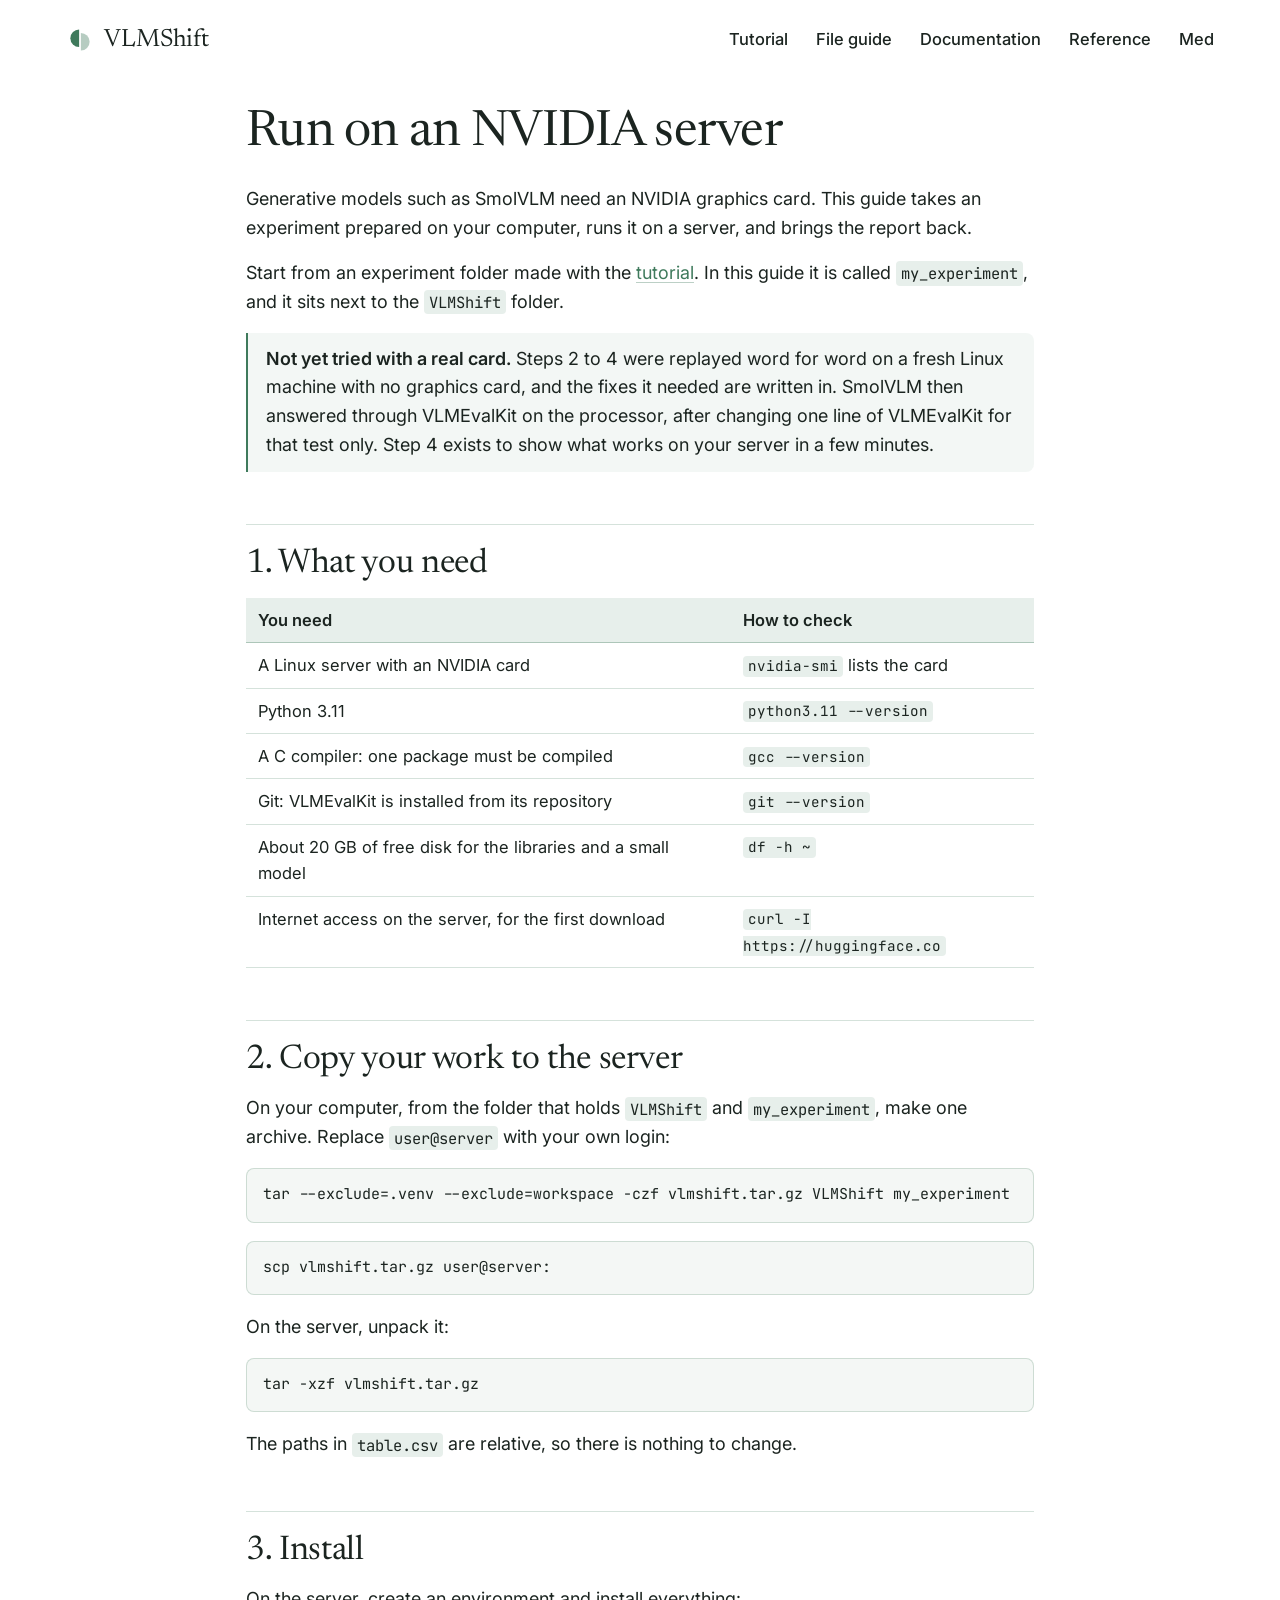
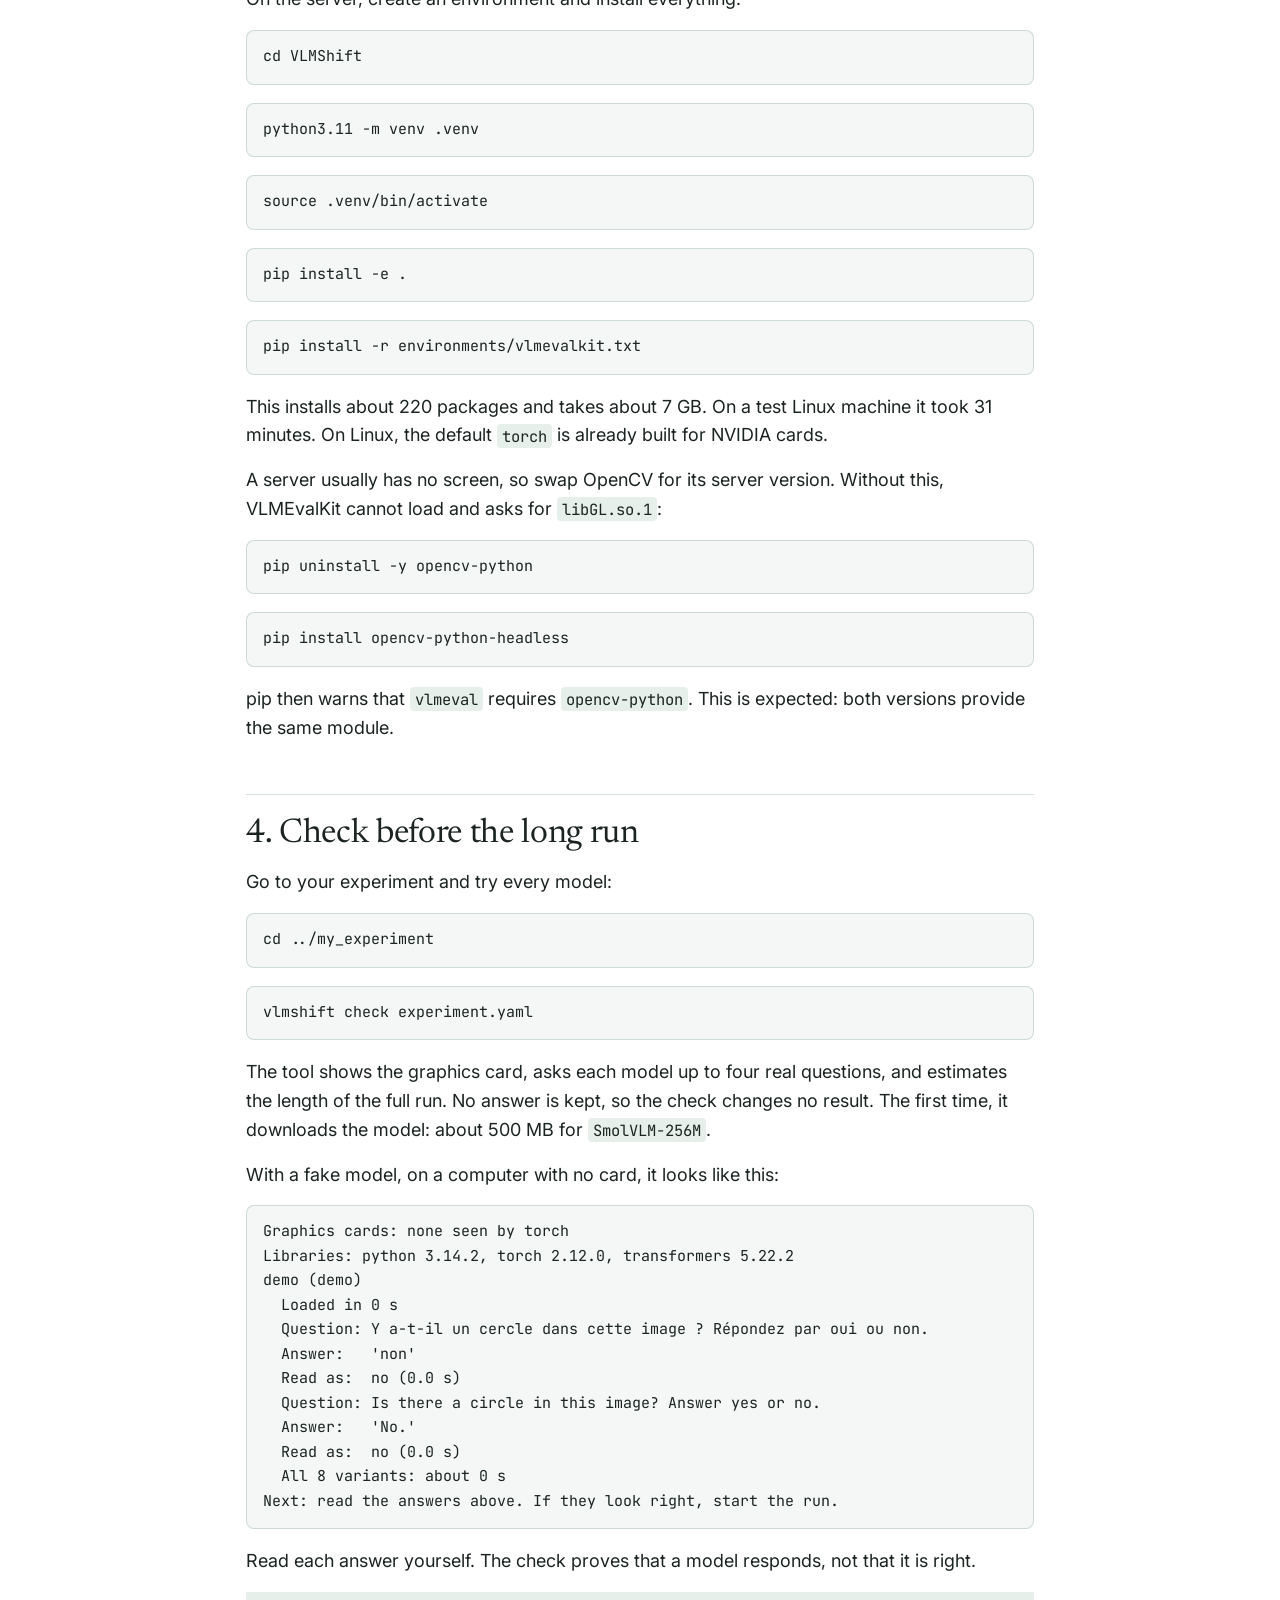
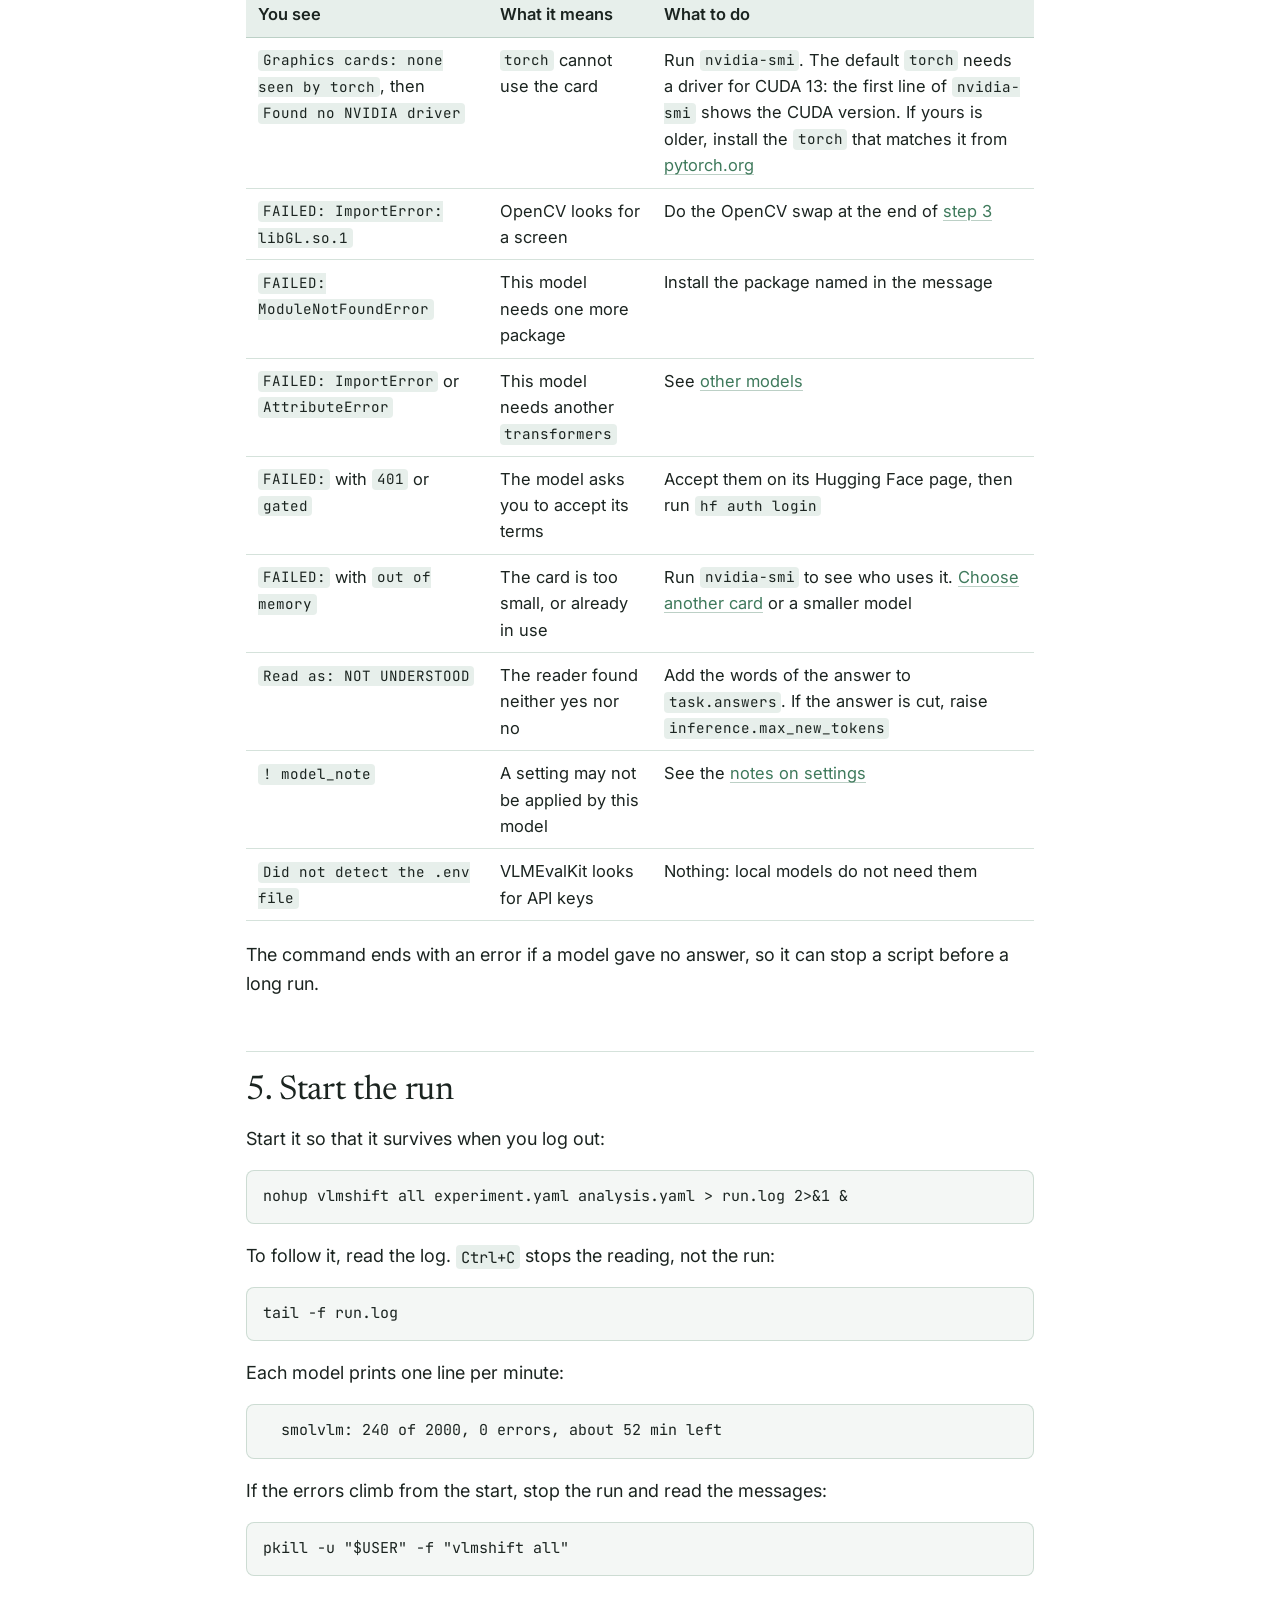
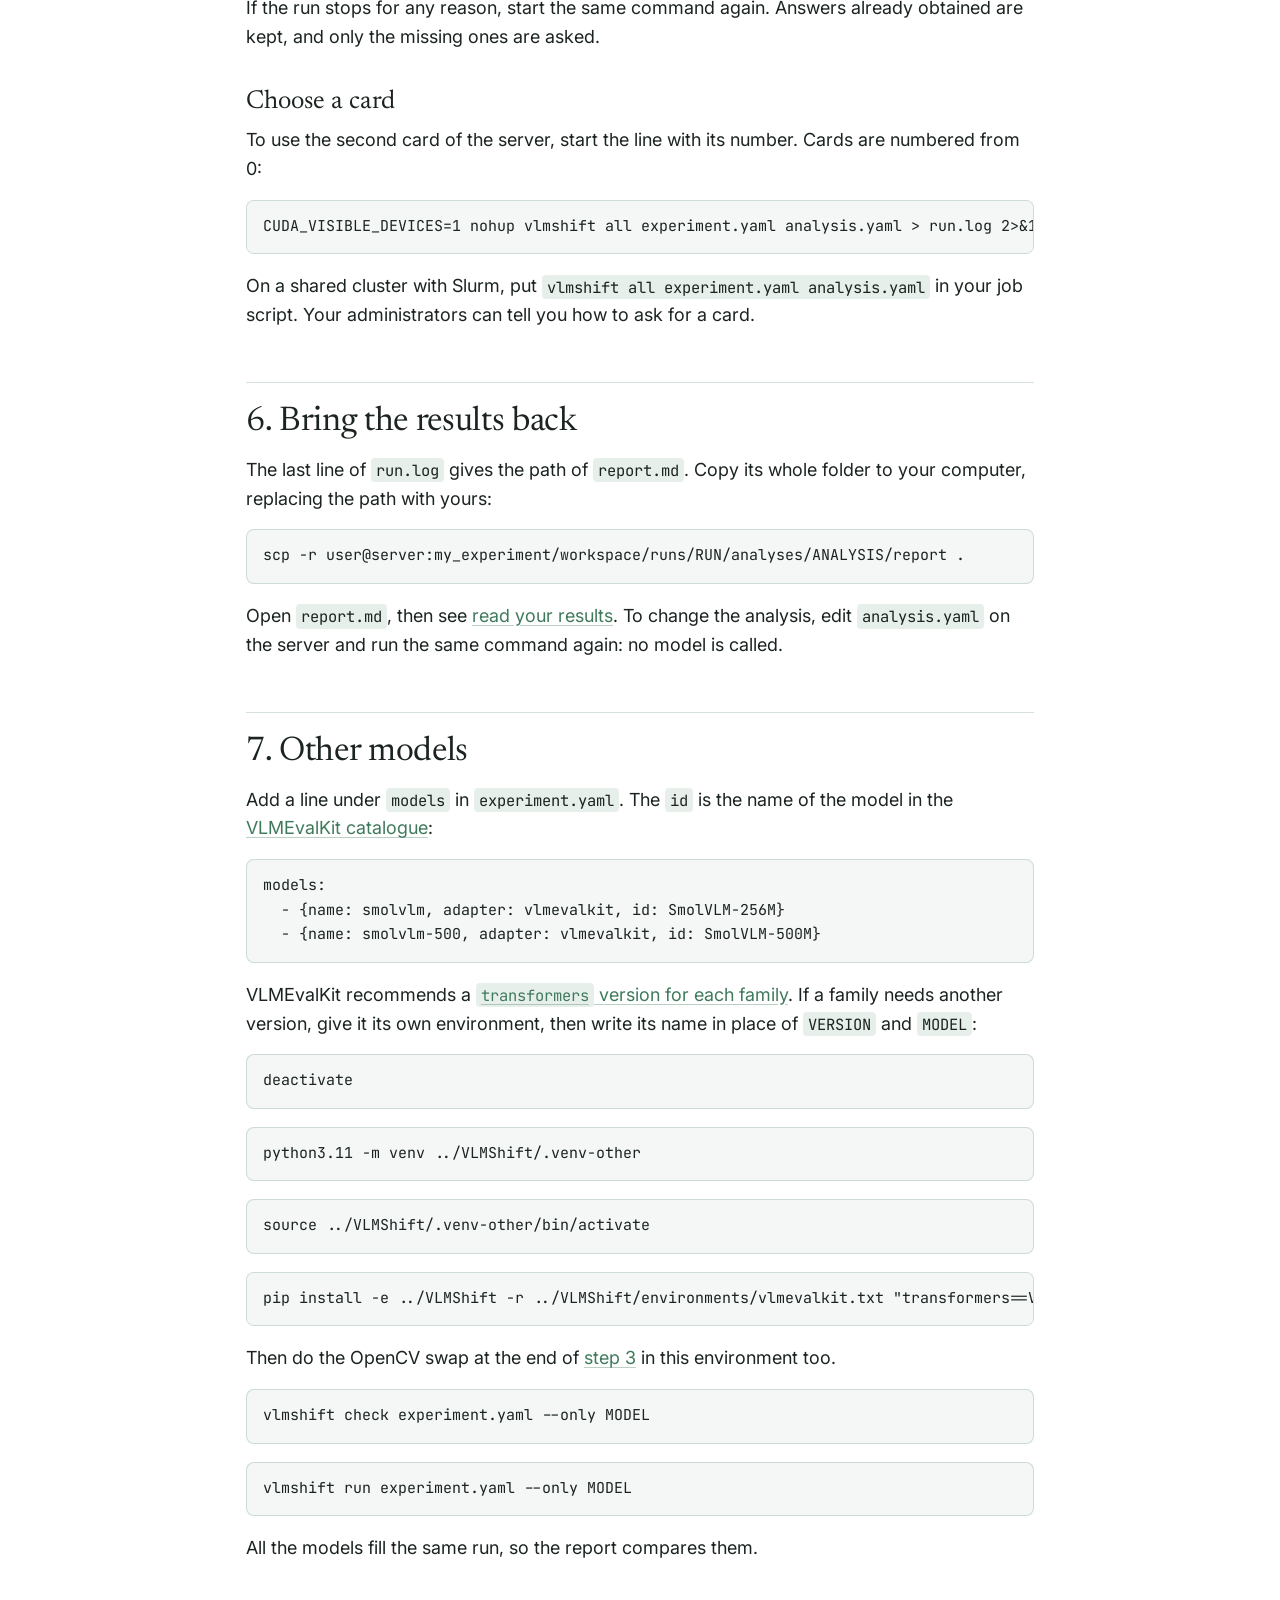
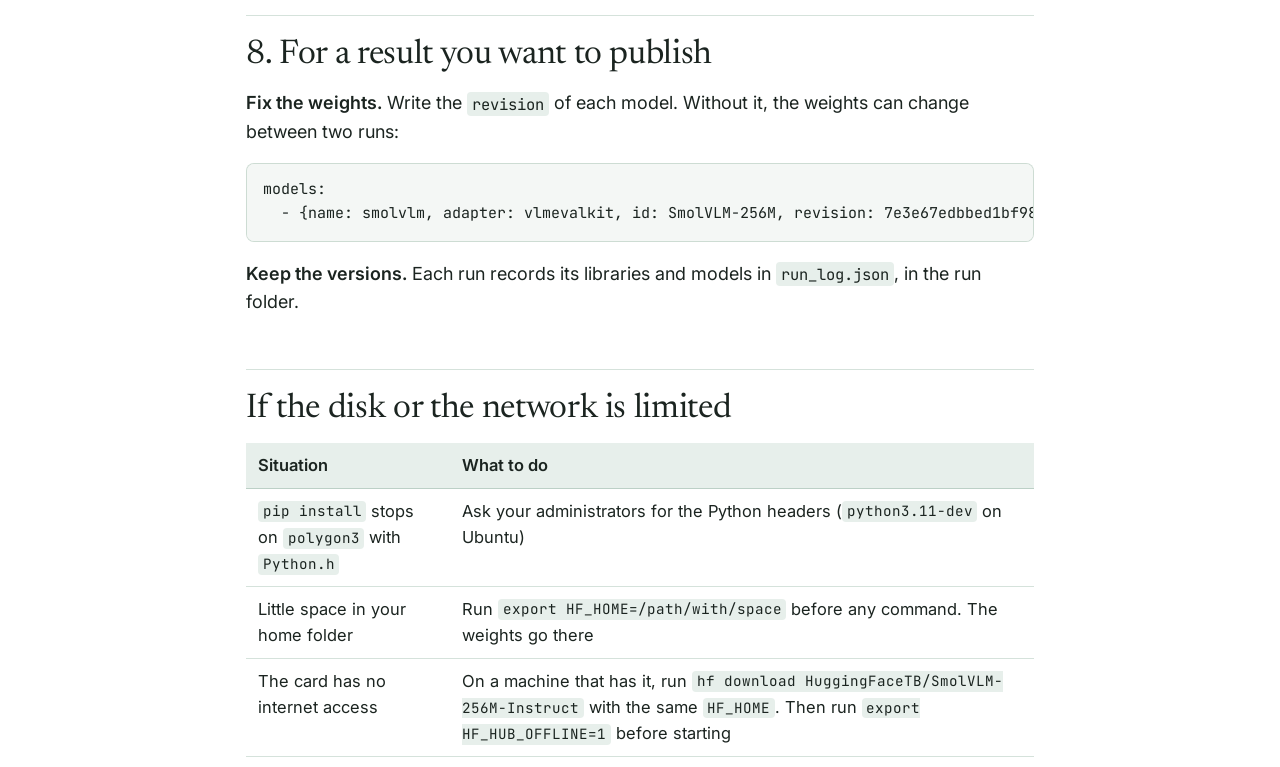
<file: docs/server.html>
<!doctype html>
<html lang="en">
<head>
<meta charset="utf-8">
<meta name="viewport" content="width=device-width, initial-scale=1, viewport-fit=cover">
<title>NVIDIA server · VLMShift</title>
<meta name="claude:viewport-fit-sides" content="cover">
<meta name="description" content="VLMShift. A simple kit for measuring shift in vision-language models.">
<link rel="icon" href="data:image/svg+xml,%3Csvg%20viewBox%3D%220%200%2032%2032%22%20role%3D%22img%22%20aria-label%3D%22VLMShift%20logo%22%20xmlns%3D%22http%3A//www.w3.org/2000/svg%22%20%3E%3Cpath%20d%3D%22M15%2C4%20A10%2C10%200%200%200%2015%2C24%20Z%22%20fill%3D%22%233f7a5c%22/%3E%3Cpath%20d%3D%22M17%2C8%20A10%2C10%200%200%201%2017%2C28%20Z%22%20fill%3D%22%233f7a5c%22%20fill-opacity%3D%22.38%22/%3E%3C/svg%3E">
<link rel="preconnect" href="https://fonts.googleapis.com">
<link rel="stylesheet" href="https://fonts.googleapis.com/css2?family=Newsreader:ital,opsz,wght@0,6..72,400;0,6..72,500;1,6..72,400&family=Inter:wght@400;500;600&family=JetBrains+Mono:wght@400;600&display=swap">
<link rel="stylesheet" href="assets/style.css">
</head>
<body>
<header class="top"><a class="brand" href="index.html"><svg viewBox="0 0 32 32" role="img" aria-label="VLMShift logo" xmlns="http://www.w3.org/2000/svg" aria-hidden="true"><path d="M15,4 A10,10 0 0 0 15,24 Z" fill="var(--accent, #3f7a5c)"/><path d="M17,8 A10,10 0 0 1 17,28 Z" fill="var(--accent, #3f7a5c)" fill-opacity=".38"/></svg><span>VLMShift</span></a><nav aria-label="Site"><a href="tutorial.html">Tutorial</a><a href="files.html">File guide</a><a href="documentation.html">Documentation</a><a href="reference.html">Reference</a><a href="med.html">Med</a></nav></header>
<main class="reading">
<h1 id="run-on-an-nvidia-server">Run on an NVIDIA server</h1>
<p>Generative models such as SmolVLM need an NVIDIA graphics card. This guide takes an experiment prepared on your computer, runs it on a server, and brings the report back.</p>
<p>Start from an experiment folder made with the <a href="tutorial.html#4-set-up-your-own-images">tutorial</a>. In this guide it is called <code>my_experiment</code>, and it sits next to the <code>VLMShift</code> folder.</p>
<blockquote>
<p><strong>Not yet tried with a real card.</strong> Steps 2 to 4 were replayed word for word on a fresh Linux machine with no graphics card, and the fixes it needed are written in. SmolVLM then answered through VLMEvalKit on the processor, after changing one line of VLMEvalKit for that test only. Step 4 exists to show what works on your server in a few minutes.</p>
</blockquote>
<h2 id="1-what-you-need">1. What you need</h2>
<div class="table"><table>
<thead>
<tr>
<th>You need</th>
<th>How to check</th>
</tr>
</thead>
<tbody>
<tr>
<td>A Linux server with an NVIDIA card</td>
<td><code>nvidia-smi</code> lists the card</td>
</tr>
<tr>
<td>Python 3.11</td>
<td><code>python3.11 --version</code></td>
</tr>
<tr>
<td>A C compiler: one package must be compiled</td>
<td><code>gcc --version</code></td>
</tr>
<tr>
<td>Git: VLMEvalKit is installed from its repository</td>
<td><code>git --version</code></td>
</tr>
<tr>
<td>About 20 GB of free disk for the libraries and a small model</td>
<td><code>df -h ~</code></td>
</tr>
<tr>
<td>Internet access on the server, for the first download</td>
<td><code>curl -I https://huggingface.co</code></td>
</tr>
</tbody>
</table></div>
<h2 id="2-copy-your-work-to-the-server">2. Copy your work to the server</h2>
<p>On your computer, from the folder that holds <code>VLMShift</code> and <code>my_experiment</code>, make one archive. Replace <code>user@server</code> with your own login:</p>
<pre><code class="language-bash">tar --exclude=.venv --exclude=workspace -czf vlmshift.tar.gz VLMShift my_experiment
</code></pre>
<pre><code class="language-bash">scp vlmshift.tar.gz user@server:
</code></pre>
<p>On the server, unpack it:</p>
<pre><code class="language-bash">tar -xzf vlmshift.tar.gz
</code></pre>
<p>The paths in <code>table.csv</code> are relative, so there is nothing to change.</p>
<h2 id="3-install">3. Install</h2>
<p>On the server, create an environment and install everything:</p>
<pre><code class="language-bash">cd VLMShift
</code></pre>
<pre><code class="language-bash">python3.11 -m venv .venv
</code></pre>
<pre><code class="language-bash">source .venv/bin/activate
</code></pre>
<pre><code class="language-bash">pip install -e .
</code></pre>
<pre><code class="language-bash">pip install -r environments/vlmevalkit.txt
</code></pre>
<p>This installs about 220 packages and takes about 7 GB. On a test Linux machine it took 31 minutes. On Linux, the default <code>torch</code> is already built for NVIDIA cards.</p>
<p>A server usually has no screen, so swap OpenCV for its server version. Without this, VLMEvalKit cannot load and asks for <code>libGL.so.1</code>:</p>
<pre><code class="language-bash">pip uninstall -y opencv-python
</code></pre>
<pre><code class="language-bash">pip install opencv-python-headless
</code></pre>
<p>pip then warns that <code>vlmeval</code> requires <code>opencv-python</code>. This is expected: both versions provide the same module.</p>
<h2 id="4-check-before-the-long-run">4. Check before the long run</h2>
<p>Go to your experiment and try every model:</p>
<pre><code class="language-bash">cd ../my_experiment
</code></pre>
<pre><code class="language-bash">vlmshift check experiment.yaml
</code></pre>
<p>The tool shows the graphics card, asks each model up to four real questions, and estimates the length of the full run. No answer is kept, so the check changes no result. The first time, it downloads the model: about 500 MB for <code>SmolVLM-256M</code>.</p>
<p>With a fake model, on a computer with no card, it looks like this:</p>
<pre><code class="language-text">Graphics cards: none seen by torch
Libraries: python 3.14.2, torch 2.12.0, transformers 5.22.2
demo (demo)
  Loaded in 0 s
  Question: Y a-t-il un cercle dans cette image ? Répondez par oui ou non.
  Answer:   'non'
  Read as:  no (0.0 s)
  Question: Is there a circle in this image? Answer yes or no.
  Answer:   'No.'
  Read as:  no (0.0 s)
  All 8 variants: about 0 s
Next: read the answers above. If they look right, start the run.
</code></pre>
<p>Read each answer yourself. The check proves that a model responds, not that it is right.</p>
<div class="table"><table>
<thead>
<tr>
<th>You see</th>
<th>What it means</th>
<th>What to do</th>
</tr>
</thead>
<tbody>
<tr>
<td><code>Graphics cards: none seen by torch</code>, then <code>Found no NVIDIA driver</code></td>
<td><code>torch</code> cannot use the card</td>
<td>Run <code>nvidia-smi</code>. The default <code>torch</code> needs a driver for CUDA 13: the first line of <code>nvidia-smi</code> shows the CUDA version. If yours is older, install the <code>torch</code> that matches it from <a href="https://pytorch.org/get-started/locally/">pytorch.org</a></td>
</tr>
<tr>
<td><code>FAILED: ImportError: libGL.so.1</code></td>
<td>OpenCV looks for a screen</td>
<td>Do the OpenCV swap at the end of <a href="#3-install">step 3</a></td>
</tr>
<tr>
<td><code>FAILED: ModuleNotFoundError</code></td>
<td>This model needs one more package</td>
<td>Install the package named in the message</td>
</tr>
<tr>
<td><code>FAILED: ImportError</code> or <code>AttributeError</code></td>
<td>This model needs another <code>transformers</code></td>
<td>See <a href="#7-other-models">other models</a></td>
</tr>
<tr>
<td><code>FAILED:</code> with <code>401</code> or <code>gated</code></td>
<td>The model asks you to accept its terms</td>
<td>Accept them on its Hugging Face page, then run <code>hf auth login</code></td>
</tr>
<tr>
<td><code>FAILED:</code> with <code>out of memory</code></td>
<td>The card is too small, or already in use</td>
<td>Run <code>nvidia-smi</code> to see who uses it. <a href="#choose-a-card">Choose another card</a> or a smaller model</td>
</tr>
<tr>
<td><code>Read as:  NOT UNDERSTOOD</code></td>
<td>The reader found neither yes nor no</td>
<td>Add the words of the answer to <code>task.answers</code>. If the answer is cut, raise <code>inference.max_new_tokens</code></td>
</tr>
<tr>
<td><code>! model_note</code></td>
<td>A setting may not be applied by this model</td>
<td>See the <a href="documentation.html#generative-models-through-vlmevalkit">notes on settings</a></td>
</tr>
<tr>
<td><code>Did not detect the .env file</code></td>
<td>VLMEvalKit looks for API keys</td>
<td>Nothing: local models do not need them</td>
</tr>
</tbody>
</table></div>
<p>The command ends with an error if a model gave no answer, so it can stop a script before a long run.</p>
<h2 id="5-start-the-run">5. Start the run</h2>
<p>Start it so that it survives when you log out:</p>
<pre><code class="language-bash">nohup vlmshift all experiment.yaml analysis.yaml &gt; run.log 2&gt;&amp;1 &amp;
</code></pre>
<p>To follow it, read the log. <code>Ctrl+C</code> stops the reading, not the run:</p>
<pre><code class="language-bash">tail -f run.log
</code></pre>
<p>Each model prints one line per minute:</p>
<pre><code class="language-text">  smolvlm: 240 of 2000, 0 errors, about 52 min left
</code></pre>
<p>If the errors climb from the start, stop the run and read the messages:</p>
<pre><code class="language-bash">pkill -u &quot;$USER&quot; -f &quot;vlmshift all&quot;
</code></pre>
<p>If the run stops for any reason, start the same command again. Answers already obtained are kept, and only the missing ones are asked.</p>
<h3 id="choose-a-card">Choose a card</h3>
<p>To use the second card of the server, start the line with its number. Cards are numbered from 0:</p>
<pre><code class="language-bash">CUDA_VISIBLE_DEVICES=1 nohup vlmshift all experiment.yaml analysis.yaml &gt; run.log 2&gt;&amp;1 &amp;
</code></pre>
<p>On a shared cluster with Slurm, put <code>vlmshift all experiment.yaml analysis.yaml</code> in your job script. Your administrators can tell you how to ask for a card.</p>
<h2 id="6-bring-the-results-back">6. Bring the results back</h2>
<p>The last line of <code>run.log</code> gives the path of <code>report.md</code>. Copy its whole folder to your computer, replacing the path with yours:</p>
<pre><code class="language-bash">scp -r user@server:my_experiment/workspace/runs/RUN/analyses/ANALYSIS/report .
</code></pre>
<p>Open <code>report.md</code>, then see <a href="tutorial.html#7-read-your-results">read your results</a>. To change the analysis, edit <code>analysis.yaml</code> on the server and run the same command again: no model is called.</p>
<h2 id="7-other-models">7. Other models</h2>
<p>Add a line under <code>models</code> in <code>experiment.yaml</code>. The <code>id</code> is the name of the model in the <a href="https://github.com/open-compass/VLMEvalKit/blob/3c192143007e4eb3f5c1a36558a4f8c1451980cb/vlmeval/config.py">VLMEvalKit catalogue</a>:</p>
<pre><code class="language-yaml">models:
  - {name: smolvlm, adapter: vlmevalkit, id: SmolVLM-256M}
  - {name: smolvlm-500, adapter: vlmevalkit, id: SmolVLM-500M}
</code></pre>
<p>VLMEvalKit recommends a <a href="https://github.com/open-compass/VLMEvalKit/blob/3c192143007e4eb3f5c1a36558a4f8c1451980cb/README.md"><code>transformers</code> version for each family</a>. If a family needs another version, give it its own environment, then write its name in place of <code>VERSION</code> and <code>MODEL</code>:</p>
<pre><code class="language-bash">deactivate
</code></pre>
<pre><code class="language-bash">python3.11 -m venv ../VLMShift/.venv-other
</code></pre>
<pre><code class="language-bash">source ../VLMShift/.venv-other/bin/activate
</code></pre>
<pre><code class="language-bash">pip install -e ../VLMShift -r ../VLMShift/environments/vlmevalkit.txt &quot;transformers==VERSION&quot;
</code></pre>
<p>Then do the OpenCV swap at the end of <a href="#3-install">step 3</a> in this environment too.</p>
<pre><code class="language-bash">vlmshift check experiment.yaml --only MODEL
</code></pre>
<pre><code class="language-bash">vlmshift run experiment.yaml --only MODEL
</code></pre>
<p>All the models fill the same run, so the report compares them.</p>
<h2 id="8-for-a-result-you-want-to-publish">8. For a result you want to publish</h2>
<p><strong>Fix the weights.</strong> Write the <code>revision</code> of each model. Without it, the weights can change between two runs:</p>
<pre><code class="language-yaml">models:
  - {name: smolvlm, adapter: vlmevalkit, id: SmolVLM-256M, revision: 7e3e67edbbed1bf9888184d9df282b700a323964}
</code></pre>
<p><strong>Keep the versions.</strong> Each run records its libraries and models in <code>run_log.json</code>, in the run folder.</p>
<h2 id="if-the-disk-or-the-network-is-limited">If the disk or the network is limited</h2>
<div class="table"><table>
<thead>
<tr>
<th>Situation</th>
<th>What to do</th>
</tr>
</thead>
<tbody>
<tr>
<td><code>pip install</code> stops on <code>polygon3</code> with <code>Python.h</code></td>
<td>Ask your administrators for the Python headers (<code>python3.11-dev</code> on Ubuntu)</td>
</tr>
<tr>
<td>Little space in your home folder</td>
<td>Run <code>export HF_HOME=/path/with/space</code> before any command. The weights go there</td>
</tr>
<tr>
<td>The card has no internet access</td>
<td>On a machine that has it, run <code>hf download HuggingFaceTB/SmolVLM-256M-Instruct</code> with the same <code>HF_HOME</code>. Then run <code>export HF_HUB_OFFLINE=1</code> before starting</td>
</tr>
</tbody>
</table></div>
</main>
</body>
</html>
</file>
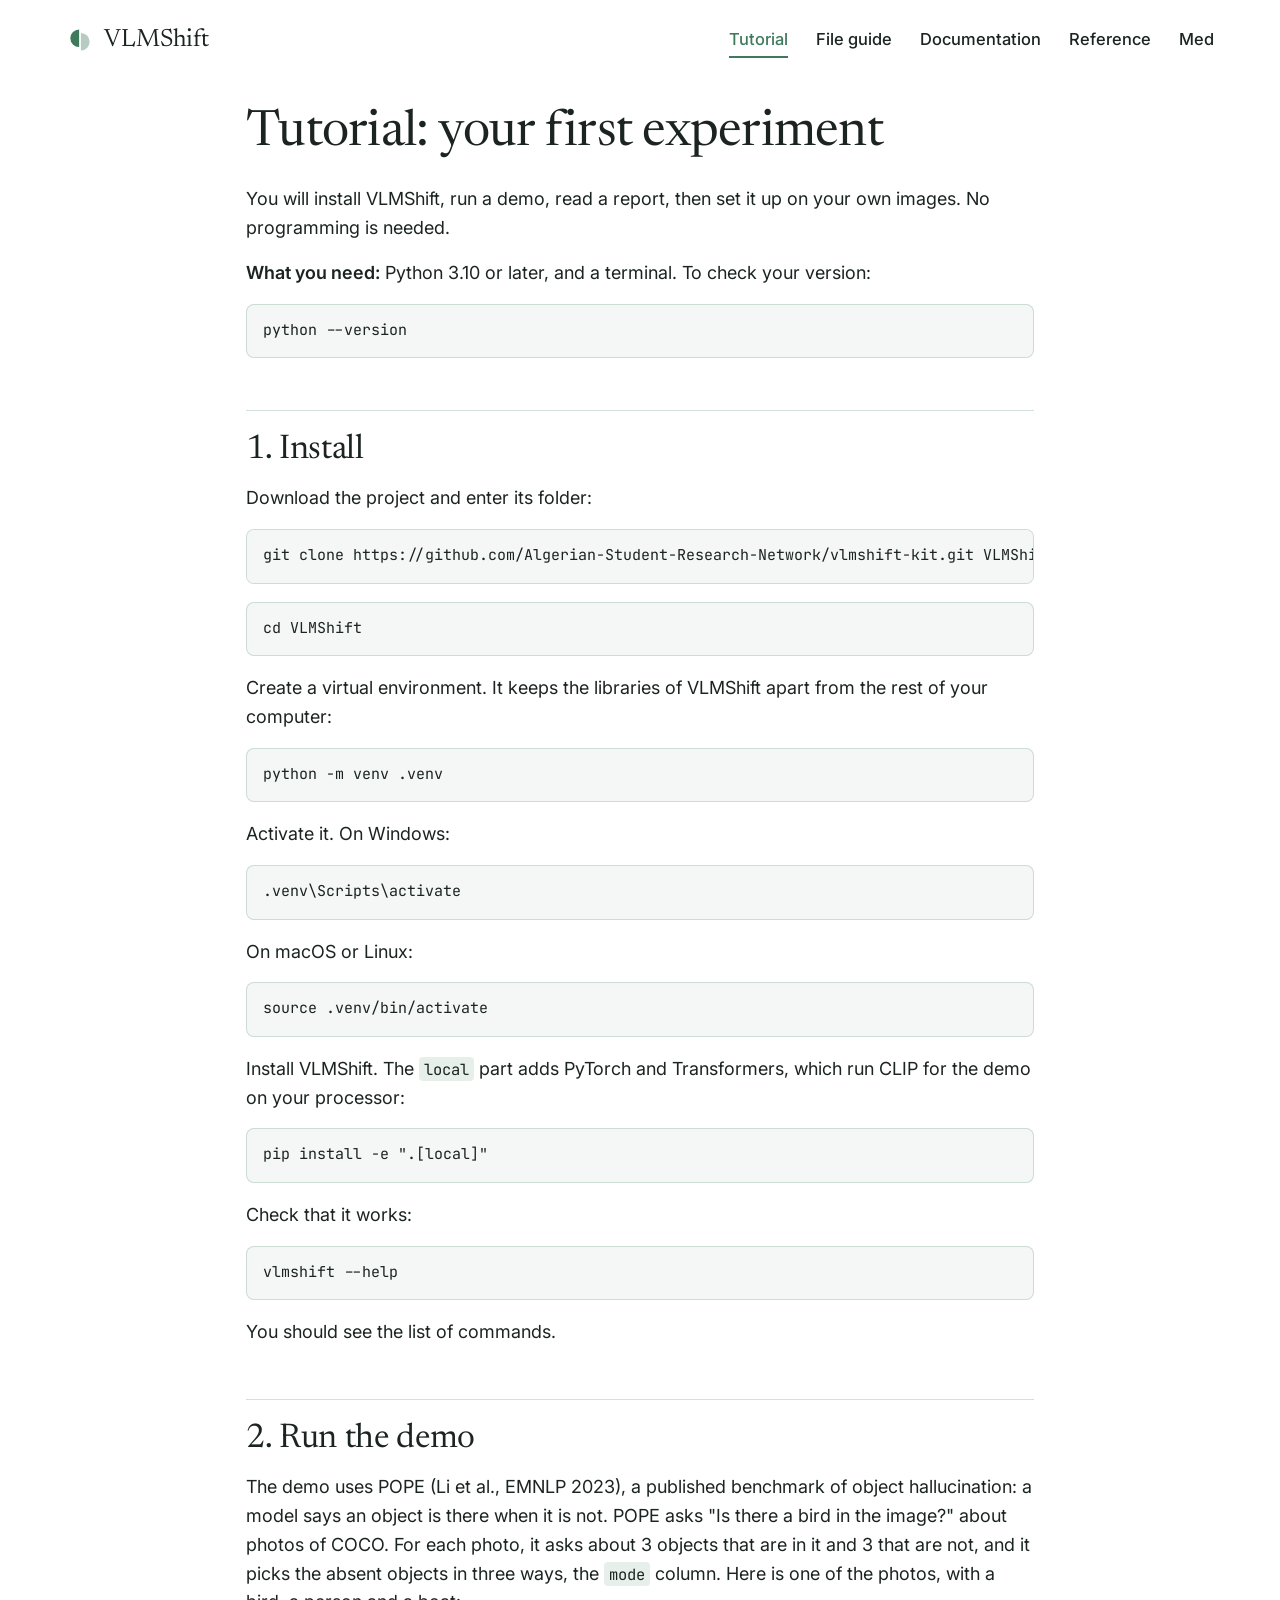
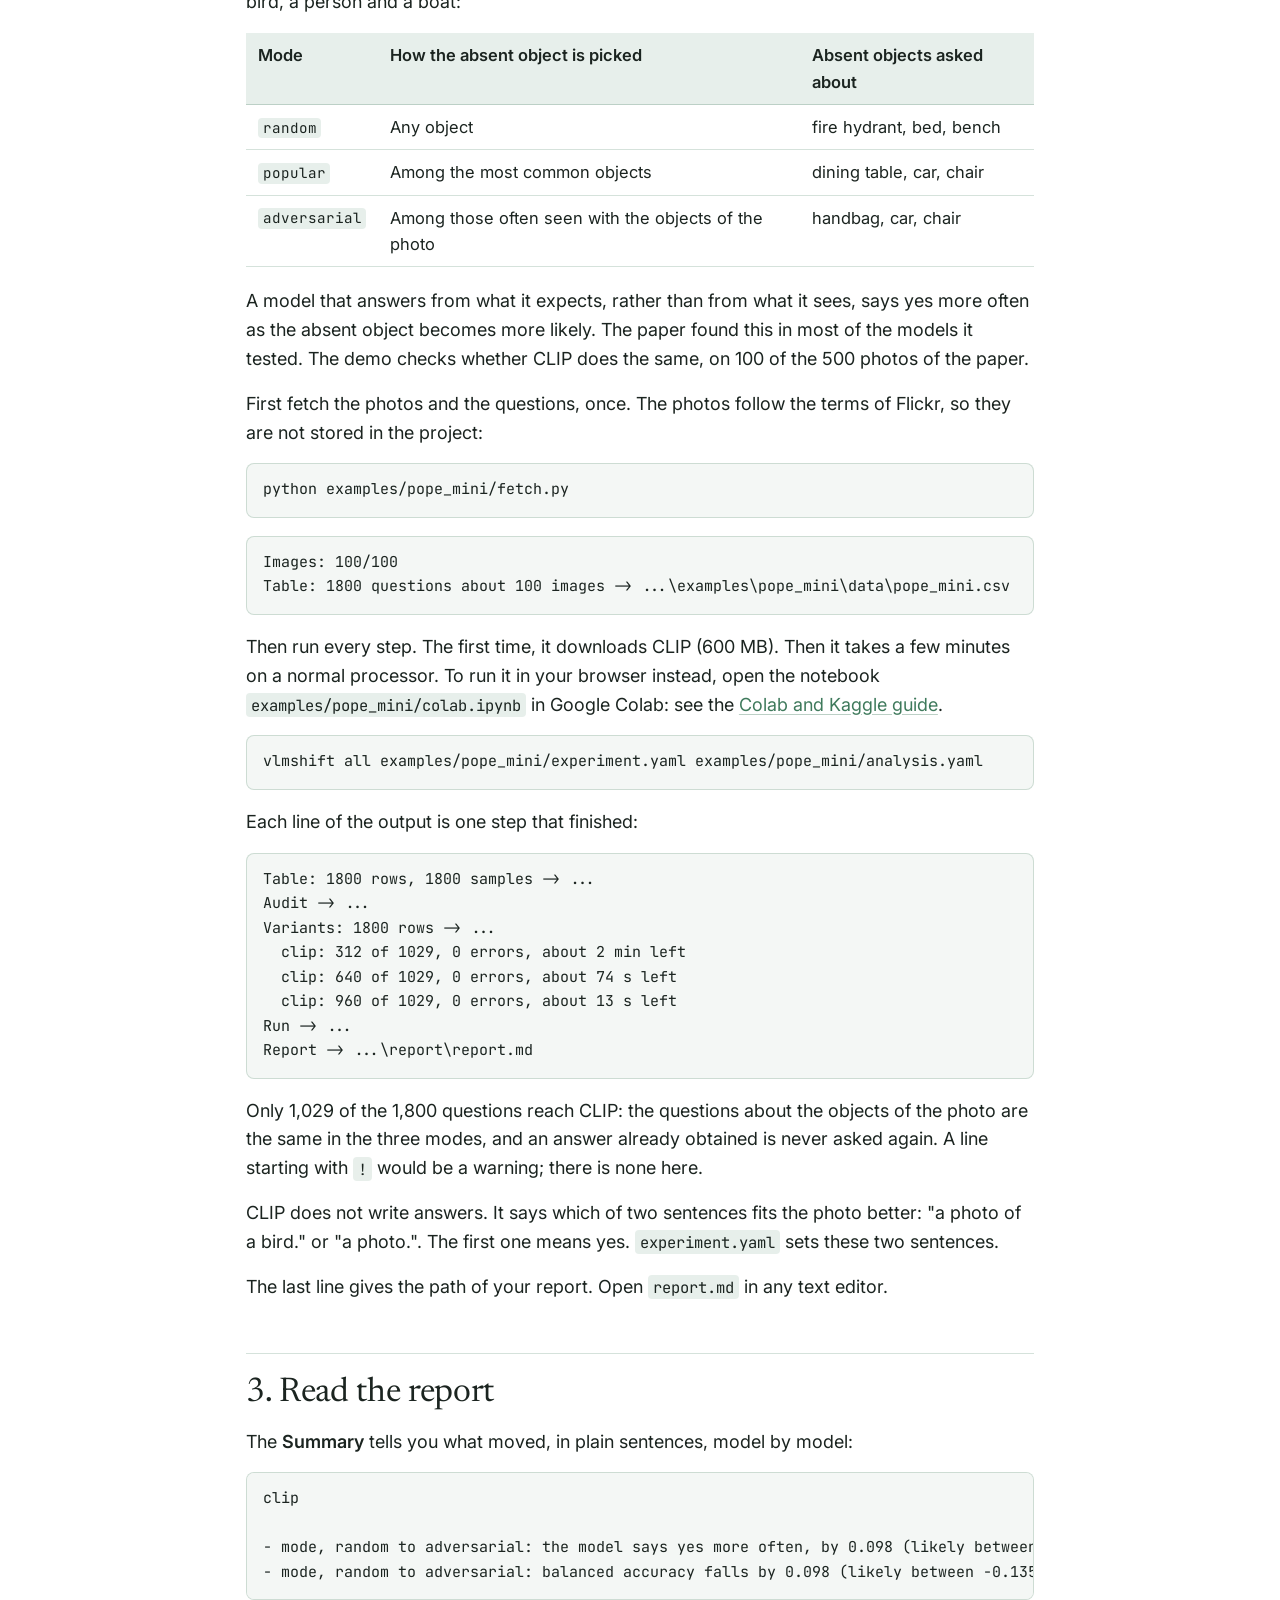
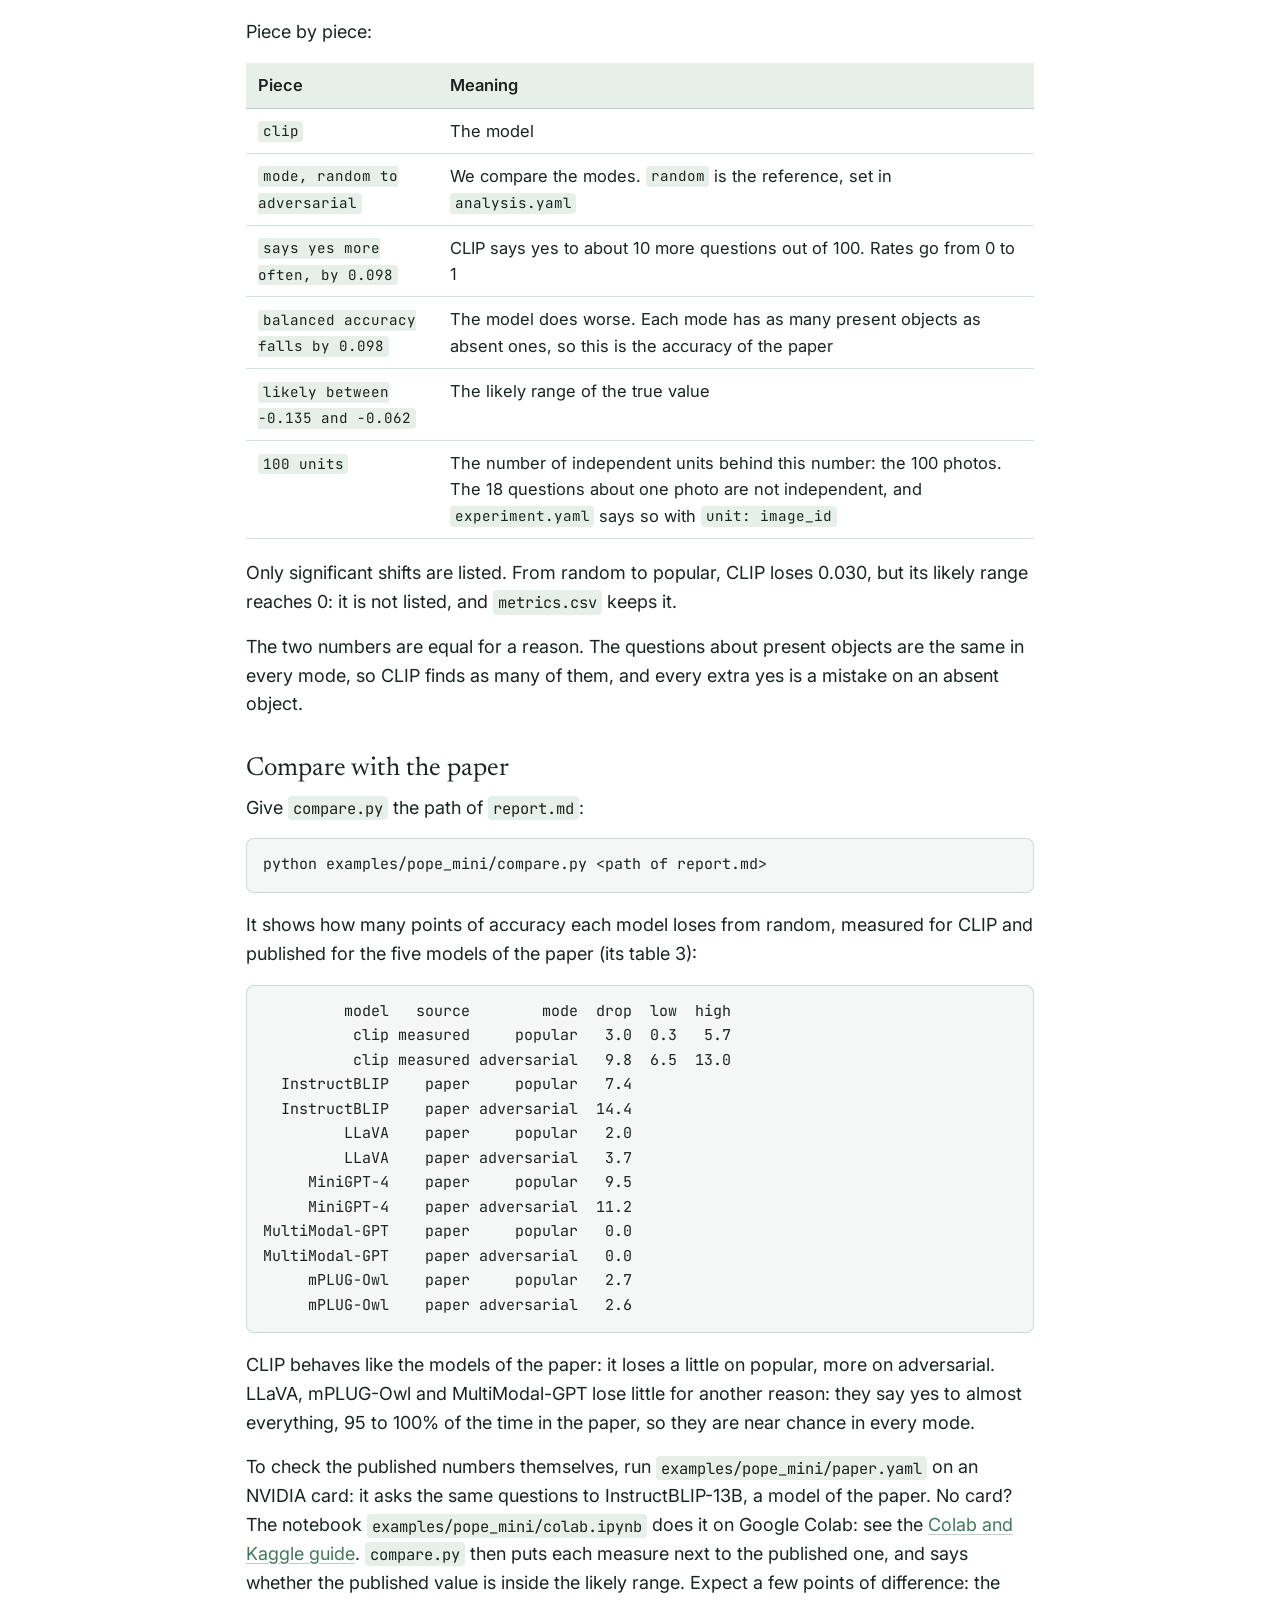
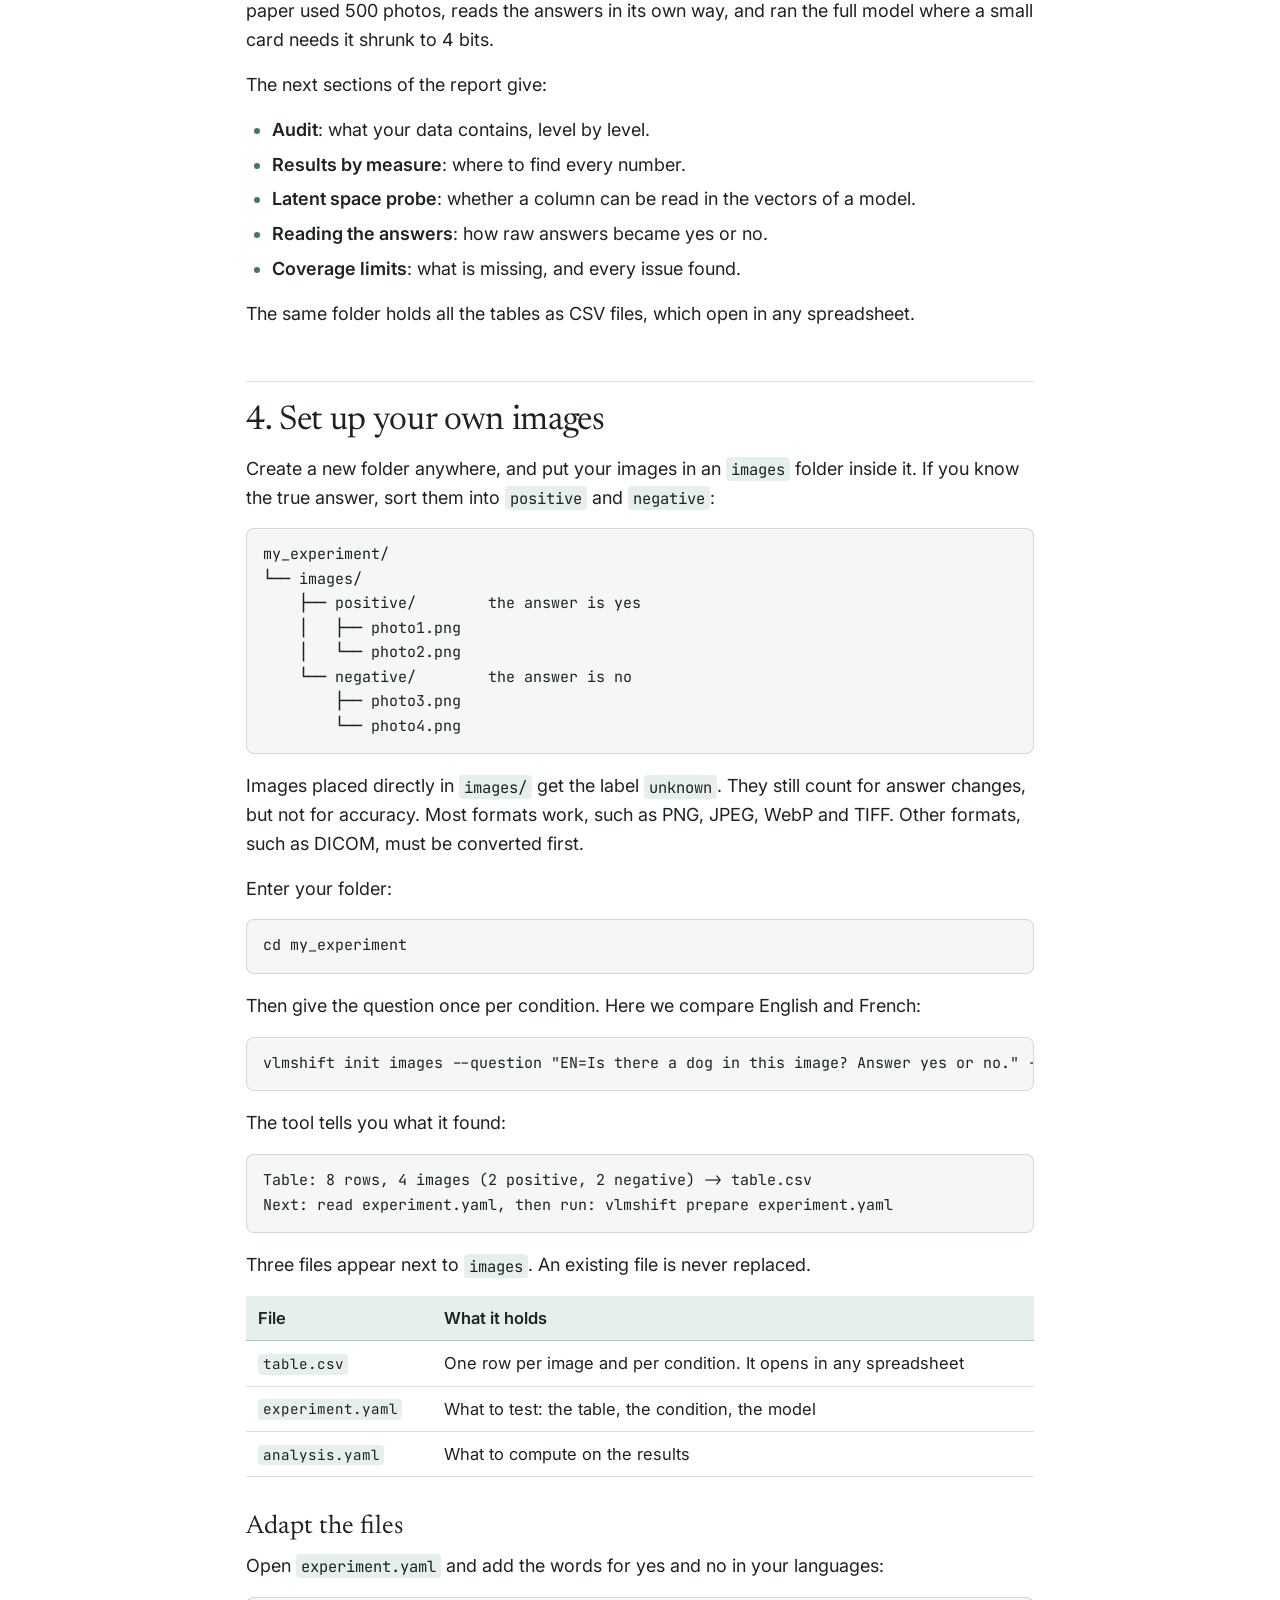
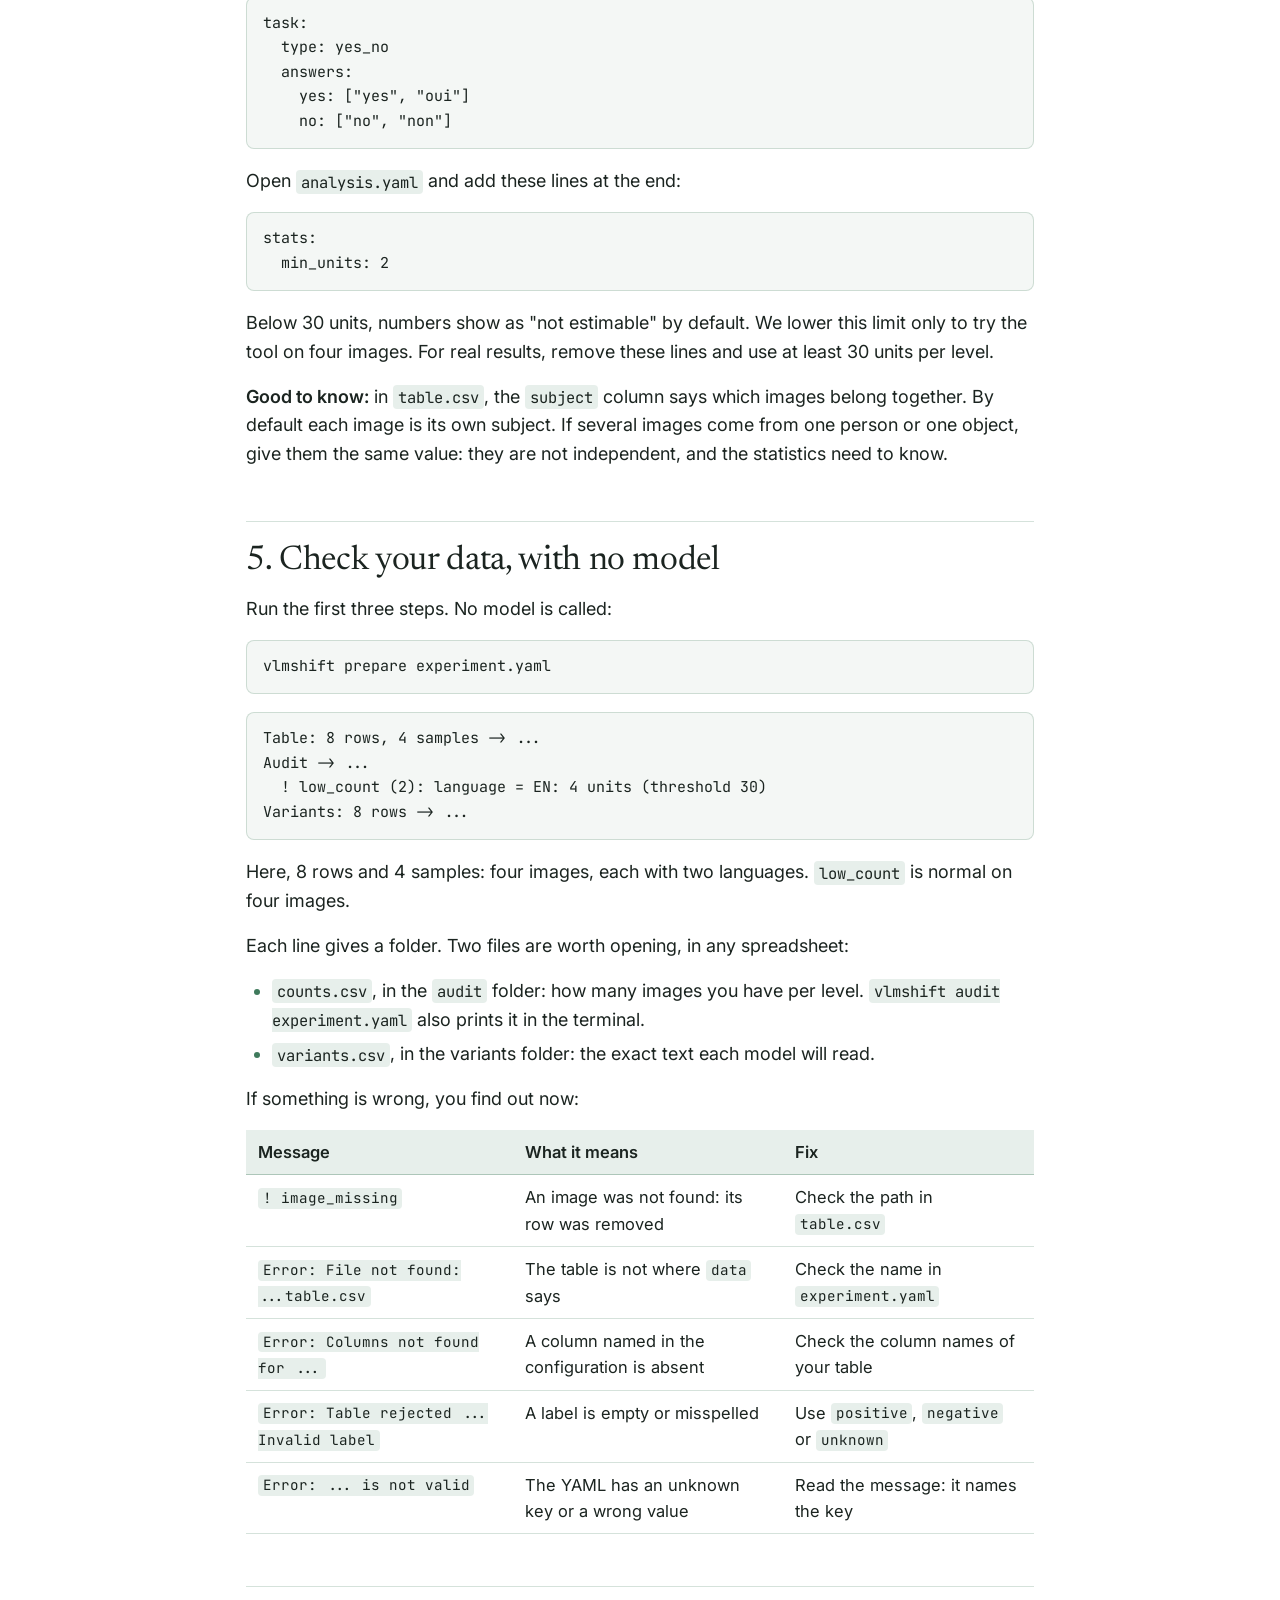
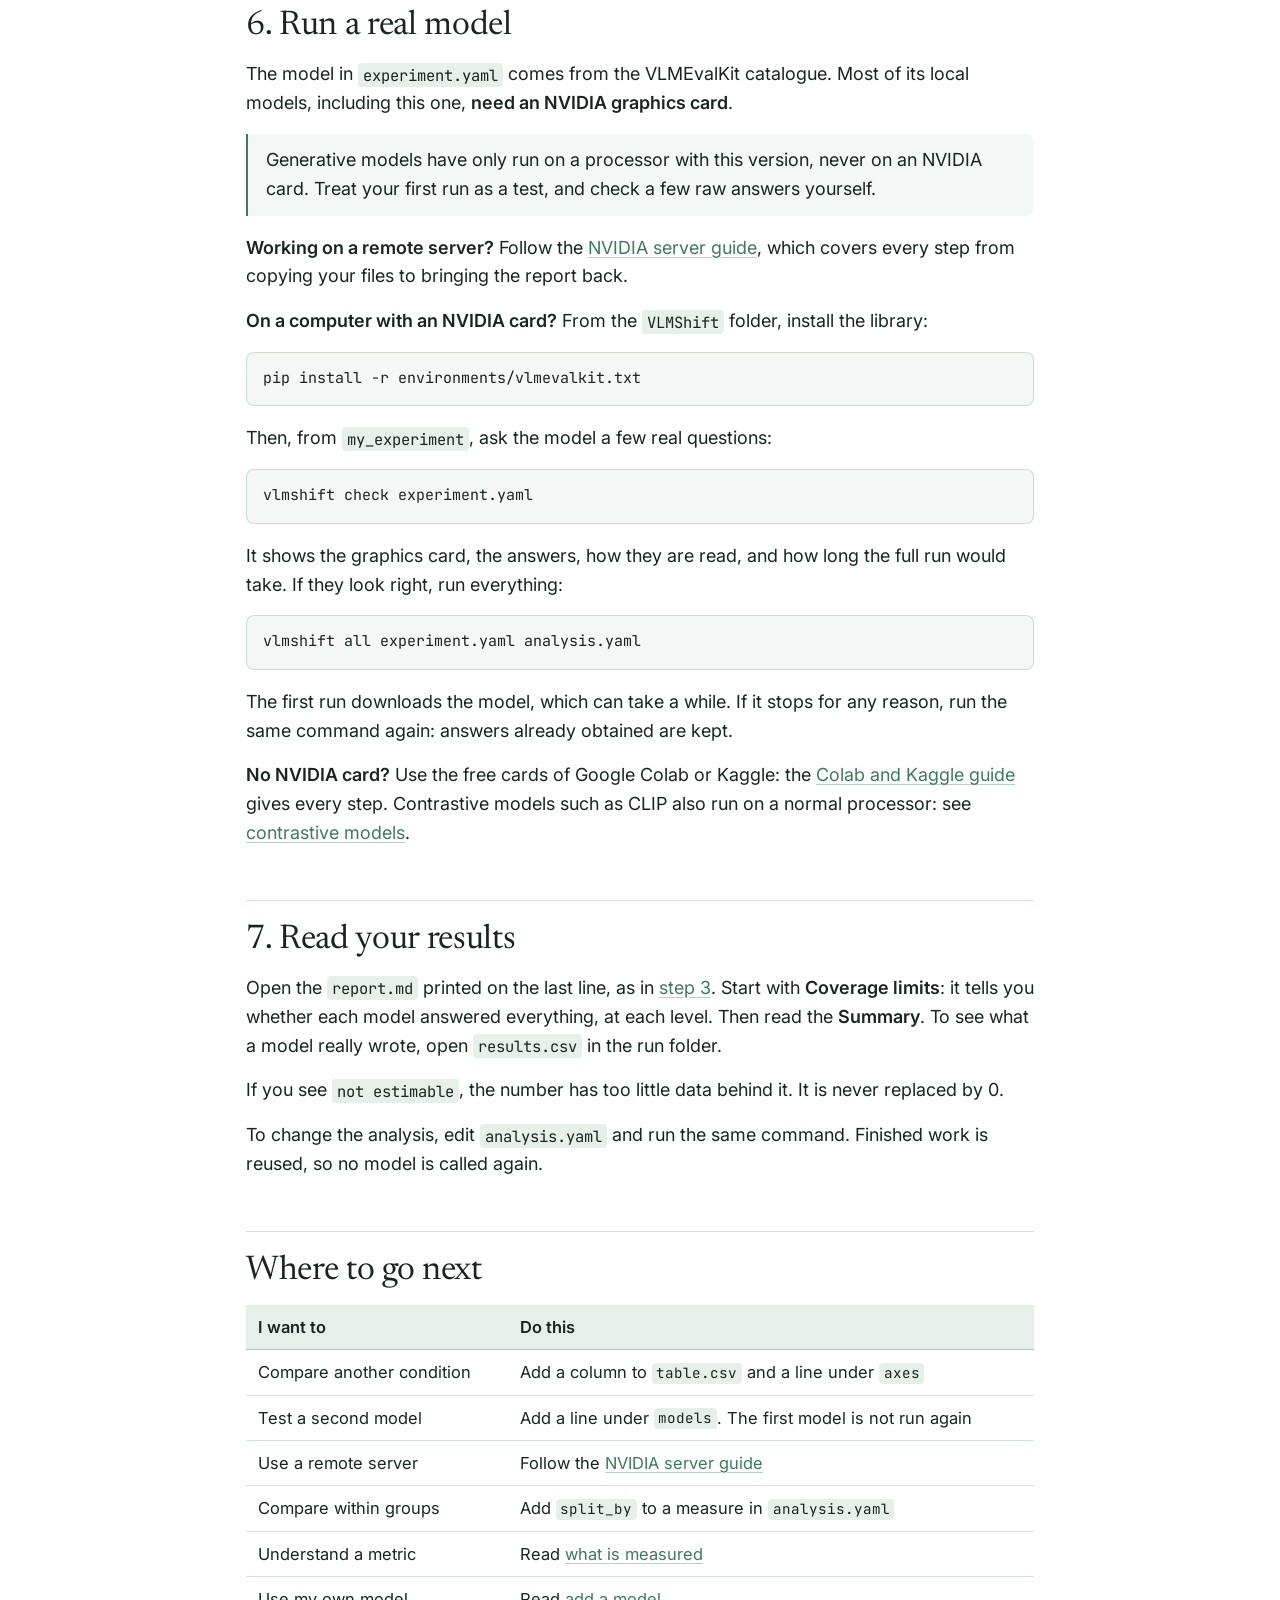
<file: docs/tutorial.html>
<!doctype html>
<html lang="en">
<head>
<meta charset="utf-8">
<meta name="viewport" content="width=device-width, initial-scale=1, viewport-fit=cover">
<title>Tutorial · VLMShift</title>
<meta name="claude:viewport-fit-sides" content="cover">
<meta name="description" content="VLMShift. A simple kit for measuring shift in vision-language models.">
<link rel="icon" href="data:image/svg+xml,%3Csvg%20viewBox%3D%220%200%2032%2032%22%20role%3D%22img%22%20aria-label%3D%22VLMShift%20logo%22%20xmlns%3D%22http%3A//www.w3.org/2000/svg%22%20%3E%3Cpath%20d%3D%22M15%2C4%20A10%2C10%200%200%200%2015%2C24%20Z%22%20fill%3D%22%233f7a5c%22/%3E%3Cpath%20d%3D%22M17%2C8%20A10%2C10%200%200%201%2017%2C28%20Z%22%20fill%3D%22%233f7a5c%22%20fill-opacity%3D%22.38%22/%3E%3C/svg%3E">
<link rel="preconnect" href="https://fonts.googleapis.com">
<link rel="stylesheet" href="https://fonts.googleapis.com/css2?family=Newsreader:ital,opsz,wght@0,6..72,400;0,6..72,500;1,6..72,400&family=Inter:wght@400;500;600&family=JetBrains+Mono:wght@400;600&display=swap">
<link rel="stylesheet" href="assets/style.css">
</head>
<body>
<header class="top"><a class="brand" href="index.html"><svg viewBox="0 0 32 32" role="img" aria-label="VLMShift logo" xmlns="http://www.w3.org/2000/svg" aria-hidden="true"><path d="M15,4 A10,10 0 0 0 15,24 Z" fill="var(--accent, #3f7a5c)"/><path d="M17,8 A10,10 0 0 1 17,28 Z" fill="var(--accent, #3f7a5c)" fill-opacity=".38"/></svg><span>VLMShift</span></a><nav aria-label="Site"><a href="tutorial.html" aria-current="page">Tutorial</a><a href="files.html">File guide</a><a href="documentation.html">Documentation</a><a href="reference.html">Reference</a><a href="med.html">Med</a></nav></header>
<main class="reading">
<h1 id="tutorial-your-first-experiment">Tutorial: your first experiment</h1>
<p>You will install VLMShift, run a demo, read a report, then set it up on your own images. No programming is needed.</p>
<p><strong>What you need:</strong> Python 3.10 or later, and a terminal. To check your version:</p>
<pre><code class="language-bash">python --version
</code></pre>
<h2 id="1-install">1. Install</h2>
<p>Download the project and enter its folder:</p>
<pre><code class="language-bash">git clone https://github.com/Algerian-Student-Research-Network/vlmshift-kit.git VLMShift
</code></pre>
<pre><code class="language-bash">cd VLMShift
</code></pre>
<p>Create a virtual environment. It keeps the libraries of VLMShift apart from the rest of your computer:</p>
<pre><code class="language-bash">python -m venv .venv
</code></pre>
<p>Activate it. On Windows:</p>
<pre><code class="language-bash">.venv\Scripts\activate
</code></pre>
<p>On macOS or Linux:</p>
<pre><code class="language-bash">source .venv/bin/activate
</code></pre>
<p>Install VLMShift. The <code>local</code> part adds PyTorch and Transformers, which run CLIP for the demo on your processor:</p>
<pre><code class="language-bash">pip install -e &quot;.[local]&quot;
</code></pre>
<p>Check that it works:</p>
<pre><code class="language-bash">vlmshift --help
</code></pre>
<p>You should see the list of commands.</p>
<h2 id="2-run-the-demo">2. Run the demo</h2>
<p>The demo uses POPE (Li et al., EMNLP 2023), a published benchmark of object hallucination: a model says an object is there when it is not. POPE asks &quot;Is there a bird in the image?&quot; about photos of COCO. For each photo, it asks about 3 objects that are in it and 3 that are not, and it picks the absent objects in three ways, the <code>mode</code> column. Here is one of the photos, with a bird, a person and a boat:</p>
<div class="table"><table>
<thead>
<tr>
<th>Mode</th>
<th>How the absent object is picked</th>
<th>Absent objects asked about</th>
</tr>
</thead>
<tbody>
<tr>
<td><code>random</code></td>
<td>Any object</td>
<td>fire hydrant, bed, bench</td>
</tr>
<tr>
<td><code>popular</code></td>
<td>Among the most common objects</td>
<td>dining table, car, chair</td>
</tr>
<tr>
<td><code>adversarial</code></td>
<td>Among those often seen with the objects of the photo</td>
<td>handbag, car, chair</td>
</tr>
</tbody>
</table></div>
<p>A model that answers from what it expects, rather than from what it sees, says yes more often as the absent object becomes more likely. The paper found this in most of the models it tested. The demo checks whether CLIP does the same, on 100 of the 500 photos of the paper.</p>
<p>First fetch the photos and the questions, once. The photos follow the terms of Flickr, so they are not stored in the project:</p>
<pre><code class="language-bash">python examples/pope_mini/fetch.py
</code></pre>
<pre><code class="language-text">Images: 100/100
Table: 1800 questions about 100 images -&gt; ...\examples\pope_mini\data\pope_mini.csv
</code></pre>
<p>Then run every step. The first time, it downloads CLIP (600 MB). Then it takes a few minutes on a normal processor. To run it in your browser instead, open the notebook <code>examples/pope_mini/colab.ipynb</code> in Google Colab: see the <a href="colab.html">Colab and Kaggle guide</a>.</p>
<pre><code class="language-bash">vlmshift all examples/pope_mini/experiment.yaml examples/pope_mini/analysis.yaml
</code></pre>
<p>Each line of the output is one step that finished:</p>
<pre><code class="language-text">Table: 1800 rows, 1800 samples -&gt; ...
Audit -&gt; ...
Variants: 1800 rows -&gt; ...
  clip: 312 of 1029, 0 errors, about 2 min left
  clip: 640 of 1029, 0 errors, about 74 s left
  clip: 960 of 1029, 0 errors, about 13 s left
Run -&gt; ...
Report -&gt; ...\report\report.md
</code></pre>
<p>Only 1,029 of the 1,800 questions reach CLIP: the questions about the objects of the photo are the same in the three modes, and an answer already obtained is never asked again. A line starting with <code>!</code> would be a warning; there is none here.</p>
<p>CLIP does not write answers. It says which of two sentences fits the photo better: &quot;a photo of a bird.&quot; or &quot;a photo.&quot;. The first one means yes. <code>experiment.yaml</code> sets these two sentences.</p>
<p>The last line gives the path of your report. Open <code>report.md</code> in any text editor.</p>
<h2 id="3-read-the-report">3. Read the report</h2>
<p>The <strong>Summary</strong> tells you what moved, in plain sentences, model by model:</p>
<pre><code class="language-text">clip

- mode, random to adversarial: the model says yes more often, by 0.098 (likely between 0.062 and 0.135, 100 units).
- mode, random to adversarial: balanced accuracy falls by 0.098 (likely between -0.135 and -0.062, 100 units).
</code></pre>
<p>Piece by piece:</p>
<div class="table"><table>
<thead>
<tr>
<th>Piece</th>
<th>Meaning</th>
</tr>
</thead>
<tbody>
<tr>
<td><code>clip</code></td>
<td>The model</td>
</tr>
<tr>
<td><code>mode, random to adversarial</code></td>
<td>We compare the modes. <code>random</code> is the reference, set in <code>analysis.yaml</code></td>
</tr>
<tr>
<td><code>says yes more often, by 0.098</code></td>
<td>CLIP says yes to about 10 more questions out of 100. Rates go from 0 to 1</td>
</tr>
<tr>
<td><code>balanced accuracy falls by 0.098</code></td>
<td>The model does worse. Each mode has as many present objects as absent ones, so this is the accuracy of the paper</td>
</tr>
<tr>
<td><code>likely between -0.135 and -0.062</code></td>
<td>The likely range of the true value</td>
</tr>
<tr>
<td><code>100 units</code></td>
<td>The number of independent units behind this number: the 100 photos. The 18 questions about one photo are not independent, and <code>experiment.yaml</code> says so with <code>unit: image_id</code></td>
</tr>
</tbody>
</table></div>
<p>Only significant shifts are listed. From random to popular, CLIP loses 0.030, but its likely range reaches 0: it is not listed, and <code>metrics.csv</code> keeps it.</p>
<p>The two numbers are equal for a reason. The questions about present objects are the same in every mode, so CLIP finds as many of them, and every extra yes is a mistake on an absent object.</p>
<h3 id="compare-with-the-paper">Compare with the paper</h3>
<p>Give <code>compare.py</code> the path of <code>report.md</code>:</p>
<pre><code class="language-bash">python examples/pope_mini/compare.py &lt;path of report.md&gt;
</code></pre>
<p>It shows how many points of accuracy each model loses from random, measured for CLIP and published for the five models of the paper (its table 3):</p>
<pre><code class="language-text">         model   source        mode  drop  low  high
          clip measured     popular   3.0  0.3   5.7
          clip measured adversarial   9.8  6.5  13.0
  InstructBLIP    paper     popular   7.4
  InstructBLIP    paper adversarial  14.4
         LLaVA    paper     popular   2.0
         LLaVA    paper adversarial   3.7
     MiniGPT-4    paper     popular   9.5
     MiniGPT-4    paper adversarial  11.2
MultiModal-GPT    paper     popular   0.0
MultiModal-GPT    paper adversarial   0.0
     mPLUG-Owl    paper     popular   2.7
     mPLUG-Owl    paper adversarial   2.6
</code></pre>
<p>CLIP behaves like the models of the paper: it loses a little on popular, more on adversarial. LLaVA, mPLUG-Owl and MultiModal-GPT lose little for another reason: they say yes to almost everything, 95 to 100% of the time in the paper, so they are near chance in every mode.</p>
<p>To check the published numbers themselves, run <code>examples/pope_mini/paper.yaml</code> on an NVIDIA card: it asks the same questions to InstructBLIP-13B, a model of the paper. No card? The notebook <code>examples/pope_mini/colab.ipynb</code> does it on Google Colab: see the <a href="colab.html">Colab and Kaggle guide</a>. <code>compare.py</code> then puts each measure next to the published one, and says whether the published value is inside the likely range. Expect a few points of difference: the paper used 500 photos, reads the answers in its own way, and ran the full model where a small card needs it shrunk to 4 bits.</p>
<p>The next sections of the report give:</p>
<ul>
<li><strong>Audit</strong>: what your data contains, level by level.</li>
<li><strong>Results by measure</strong>: where to find every number.</li>
<li><strong>Latent space probe</strong>: whether a column can be read in the vectors of a model.</li>
<li><strong>Reading the answers</strong>: how raw answers became yes or no.</li>
<li><strong>Coverage limits</strong>: what is missing, and every issue found.</li>
</ul>
<p>The same folder holds all the tables as CSV files, which open in any spreadsheet.</p>
<h2 id="4-set-up-your-own-images">4. Set up your own images</h2>
<p>Create a new folder anywhere, and put your images in an <code>images</code> folder inside it. If you know the true answer, sort them into <code>positive</code> and <code>negative</code>:</p>
<pre><code class="language-text">my_experiment/
└── images/
    ├── positive/        the answer is yes
    │   ├── photo1.png
    │   └── photo2.png
    └── negative/        the answer is no
        ├── photo3.png
        └── photo4.png
</code></pre>
<p>Images placed directly in <code>images/</code> get the label <code>unknown</code>. They still count for answer changes, but not for accuracy. Most formats work, such as PNG, JPEG, WebP and TIFF. Other formats, such as DICOM, must be converted first.</p>
<p>Enter your folder:</p>
<pre><code class="language-bash">cd my_experiment
</code></pre>
<p>Then give the question once per condition. Here we compare English and French:</p>
<pre><code class="language-bash">vlmshift init images --question &quot;EN=Is there a dog in this image? Answer yes or no.&quot; --question &quot;FR=Y a-t-il un chien dans cette image ? Répondez par oui ou non.&quot;
</code></pre>
<p>The tool tells you what it found:</p>
<pre><code class="language-text">Table: 8 rows, 4 images (2 positive, 2 negative) -&gt; table.csv
Next: read experiment.yaml, then run: vlmshift prepare experiment.yaml
</code></pre>
<p>Three files appear next to <code>images</code>. An existing file is never replaced.</p>
<div class="table"><table>
<thead>
<tr>
<th>File</th>
<th>What it holds</th>
</tr>
</thead>
<tbody>
<tr>
<td><code>table.csv</code></td>
<td>One row per image and per condition. It opens in any spreadsheet</td>
</tr>
<tr>
<td><code>experiment.yaml</code></td>
<td>What to test: the table, the condition, the model</td>
</tr>
<tr>
<td><code>analysis.yaml</code></td>
<td>What to compute on the results</td>
</tr>
</tbody>
</table></div>
<h3 id="adapt-the-files">Adapt the files</h3>
<p>Open <code>experiment.yaml</code> and add the words for yes and no in your languages:</p>
<pre><code class="language-yaml">task:
  type: yes_no
  answers:
    yes: [&quot;yes&quot;, &quot;oui&quot;]
    no: [&quot;no&quot;, &quot;non&quot;]
</code></pre>
<p>Open <code>analysis.yaml</code> and add these lines at the end:</p>
<pre><code class="language-yaml">stats:
  min_units: 2
</code></pre>
<p>Below 30 units, numbers show as &quot;not estimable&quot; by default. We lower this limit only to try the tool on four images. For real results, remove these lines and use at least 30 units per level.</p>
<p><strong>Good to know:</strong> in <code>table.csv</code>, the <code>subject</code> column says which images belong together. By default each image is its own subject. If several images come from one person or one object, give them the same value: they are not independent, and the statistics need to know.</p>
<h2 id="5-check-your-data-with-no-model">5. Check your data, with no model</h2>
<p>Run the first three steps. No model is called:</p>
<pre><code class="language-bash">vlmshift prepare experiment.yaml
</code></pre>
<pre><code class="language-text">Table: 8 rows, 4 samples -&gt; ...
Audit -&gt; ...
  ! low_count (2): language = EN: 4 units (threshold 30)
Variants: 8 rows -&gt; ...
</code></pre>
<p>Here, 8 rows and 4 samples: four images, each with two languages. <code>low_count</code> is normal on four images.</p>
<p>Each line gives a folder. Two files are worth opening, in any spreadsheet:</p>
<ul>
<li><code>counts.csv</code>, in the <code>audit</code> folder: how many images you have per level. <code>vlmshift audit experiment.yaml</code> also prints it in the terminal.</li>
<li><code>variants.csv</code>, in the variants folder: the exact text each model will read.</li>
</ul>
<p>If something is wrong, you find out now:</p>
<div class="table"><table>
<thead>
<tr>
<th>Message</th>
<th>What it means</th>
<th>Fix</th>
</tr>
</thead>
<tbody>
<tr>
<td><code>! image_missing</code></td>
<td>An image was not found: its row was removed</td>
<td>Check the path in <code>table.csv</code></td>
</tr>
<tr>
<td><code>Error: File not found: ...table.csv</code></td>
<td>The table is not where <code>data</code> says</td>
<td>Check the name in <code>experiment.yaml</code></td>
</tr>
<tr>
<td><code>Error: Columns not found for ...</code></td>
<td>A column named in the configuration is absent</td>
<td>Check the column names of your table</td>
</tr>
<tr>
<td><code>Error: Table rejected ... Invalid label</code></td>
<td>A label is empty or misspelled</td>
<td>Use <code>positive</code>, <code>negative</code> or <code>unknown</code></td>
</tr>
<tr>
<td><code>Error: ... is not valid</code></td>
<td>The YAML has an unknown key or a wrong value</td>
<td>Read the message: it names the key</td>
</tr>
</tbody>
</table></div>
<h2 id="6-run-a-real-model">6. Run a real model</h2>
<p>The model in <code>experiment.yaml</code> comes from the VLMEvalKit catalogue. Most of its local models, including this one, <strong>need an NVIDIA graphics card</strong>.</p>
<blockquote>
<p>Generative models have only run on a processor with this version, never on an NVIDIA card. Treat your first run as a test, and check a few raw answers yourself.</p>
</blockquote>
<p><strong>Working on a remote server?</strong> Follow the <a href="server.html">NVIDIA server guide</a>, which covers every step from copying your files to bringing the report back.</p>
<p><strong>On a computer with an NVIDIA card?</strong> From the <code>VLMShift</code> folder, install the library:</p>
<pre><code class="language-bash">pip install -r environments/vlmevalkit.txt
</code></pre>
<p>Then, from <code>my_experiment</code>, ask the model a few real questions:</p>
<pre><code class="language-bash">vlmshift check experiment.yaml
</code></pre>
<p>It shows the graphics card, the answers, how they are read, and how long the full run would take. If they look right, run everything:</p>
<pre><code class="language-bash">vlmshift all experiment.yaml analysis.yaml
</code></pre>
<p>The first run downloads the model, which can take a while. If it stops for any reason, run the same command again: answers already obtained are kept.</p>
<p><strong>No NVIDIA card?</strong> Use the free cards of Google Colab or Kaggle: the <a href="colab.html">Colab and Kaggle guide</a> gives every step. Contrastive models such as CLIP also run on a normal processor: see <a href="documentation.html#contrastive-models">contrastive models</a>.</p>
<h2 id="7-read-your-results">7. Read your results</h2>
<p>Open the <code>report.md</code> printed on the last line, as in <a href="#3-read-the-report">step 3</a>. Start with <strong>Coverage limits</strong>: it tells you whether each model answered everything, at each level. Then read the <strong>Summary</strong>. To see what a model really wrote, open <code>results.csv</code> in the run folder.</p>
<p>If you see <code>not estimable</code>, the number has too little data behind it. It is never replaced by 0.</p>
<p>To change the analysis, edit <code>analysis.yaml</code> and run the same command. Finished work is reused, so no model is called again.</p>
<h2 id="where-to-go-next">Where to go next</h2>
<div class="table"><table>
<thead>
<tr>
<th>I want to</th>
<th>Do this</th>
</tr>
</thead>
<tbody>
<tr>
<td>Compare another condition</td>
<td>Add a column to <code>table.csv</code> and a line under <code>axes</code></td>
</tr>
<tr>
<td>Test a second model</td>
<td>Add a line under <code>models</code>. The first model is not run again</td>
</tr>
<tr>
<td>Use a remote server</td>
<td>Follow the <a href="server.html">NVIDIA server guide</a></td>
</tr>
<tr>
<td>Compare within groups</td>
<td>Add <code>split_by</code> to a measure in <code>analysis.yaml</code></td>
</tr>
<tr>
<td>Understand a metric</td>
<td>Read <a href="documentation.html#9-what-is-measured">what is measured</a></td>
</tr>
<tr>
<td>Use my own model</td>
<td>Read <a href="documentation.html#add-a-model">add a model</a></td>
</tr>
</tbody>
</table></div>
<p>The <a href="documentation.html">documentation</a> describes every option. The <a href="files.html">file guide</a> shows every file on a clickable map.</p>
</main>
</body>
</html>
</file>
<file: docs/assets/style.css>
/* Marge: one sage green and its transparent tints, on a white page with wide margins.
   Titles in Newsreader, text in Inter. The --a.. tints are the accent with an opacity. */
:root {
  --paper: #ffffff; --panel: #f4f7f5; --card: #ffffff; --ink: #1b2420;
  --accent: #3f7a5c; --on-accent: #ffffff;
  --a60: rgba(63, 122, 92, .6); --a35: rgba(63, 122, 92, .35); --a22: rgba(63, 122, 92, .22);
  --a12: rgba(63, 122, 92, .12); --a06: rgba(63, 122, 92, .06);
  --serif: "Newsreader", Georgia, "Times New Roman", serif;
  --sans: "Inter", system-ui, "Segoe UI", sans-serif;
  --mono: "JetBrains Mono", ui-monospace, Consolas, monospace;
}
@media (prefers-color-scheme: dark) { :root:not([data-theme="light"]) {
  --paper: #111613; --panel: #18201b; --card: #1f2a23; --ink: #e4ebe6;
  --accent: #8cc7a6; --on-accent: #111613;
  --a60: rgba(140, 199, 166, .6); --a35: rgba(140, 199, 166, .35); --a22: rgba(140, 199, 166, .22);
  --a12: rgba(140, 199, 166, .12); --a06: rgba(140, 199, 166, .06);
  color-scheme: dark;
} }
:root[data-theme="dark"] {
  --paper: #111613; --panel: #18201b; --card: #1f2a23; --ink: #e4ebe6;
  --accent: #8cc7a6; --on-accent: #111613;
  --a60: rgba(140, 199, 166, .6); --a35: rgba(140, 199, 166, .35); --a22: rgba(140, 199, 166, .22);
  --a12: rgba(140, 199, 166, .12); --a06: rgba(140, 199, 166, .06);
  color-scheme: dark;
}
body { margin: 0; background: var(--paper); color: var(--ink); font-family: var(--sans); font-size: 18px; line-height: 1.6; }
a { color: var(--accent); text-decoration-color: var(--a35); text-underline-offset: 3px; }
a:hover { text-decoration-color: var(--accent); }
p { margin: 0; }
b, strong { font-weight: 600; }
code { font-family: var(--mono); font-size: .86em; }
ul { list-style: none; margin: 0; padding: 0; }
button { font: 500 15px var(--sans); color: var(--ink); background: var(--card); border: 1px solid var(--a35); border-radius: 6px; padding: 7px 14px; cursor: pointer; }
button:hover { border-color: var(--accent); }
:focus-visible { outline: 2px solid var(--accent); outline-offset: 2px; }
[hidden] { display: none !important; }

/* Top of every page */
.top { display: flex; flex-wrap: wrap; gap: 10px 32px; align-items: center; justify-content: space-between; max-width: 1180px; margin: 0 auto; box-sizing: border-box; padding-block: 22px 0;
  padding-left: max(16px, env(safe-area-inset-left, 0px)); padding-right: max(16px, env(safe-area-inset-right, 0px)); }
.brand { display: flex; align-items: center; gap: 10px; color: var(--ink); text-decoration: none; font: 400 25px/1 var(--serif); letter-spacing: -.005em; }
.brand svg { width: 28px; height: 28px; flex: none; }
.top nav { display: flex; flex-wrap: wrap; gap: 6px 28px; margin-left: auto; }
.top nav a { color: var(--ink); text-decoration: none; font-weight: 500; font-size: 16.5px; padding-block: 4px; border-bottom: 2px solid transparent; }
.top nav a:hover { color: var(--accent); }
.top nav a[aria-current] { color: var(--accent); border-bottom-color: var(--accent); }

.page { max-width: 1180px; margin: 0 auto; box-sizing: border-box; padding-block: 56px 72px;
  padding-left: max(16px, env(safe-area-inset-left, 0px)); padding-right: max(16px, env(safe-area-inset-right, 0px));
  display: grid; grid-template-columns: minmax(0, 1fr); gap: 64px; }
section { display: grid; grid-template-columns: minmax(0, 1fr); gap: 18px; }
h1, h2, h3 { font-family: var(--serif); font-weight: 400; text-wrap: balance; }
h2 { font-size: 36px; line-height: 1.15; margin: 0; letter-spacing: -.01em; }
.intro { font-size: 21px; line-height: 1.5; max-width: 42em; }
.foot { font-size: 17px; max-width: 60em; }

/* Home */
.hero { display: grid; grid-template-columns: minmax(0, 1fr); gap: 36px; }
.hero h1 { margin: 0; font-size: 54px; line-height: 1.1; letter-spacing: -.015em; max-width: 15em; }
.scene { display: block; width: 100%; height: auto; }
.scene.wide { max-width: 680px; margin-inline: auto; }
.scene.narrow { display: none; max-width: 420px; margin-inline: auto; }
/* The scene tells its story once, slowly: the question, the answer, then the shift.
   Nothing moves for a reader whose system asks for less motion. */
@media (prefers-reduced-motion: no-preference) {
  .scene .ask-en { animation: appear 1s ease-out .2s both; }
  .scene .answer { stroke-dasharray: 1 2; animation: draw 2.6s ease-in-out .6s both; }
  .scene .ideal, .scene .divider { animation: appear 1.2s ease-out 1.9s both; }
  .scene .gap { animation: appear 1.4s ease-out 2.4s both; }
  .scene .ask-fr { animation: appear 1s ease-out 2.6s both; }
  .scene .shift { animation: appear 1.4s ease-out 3s both; }
}
@keyframes draw { from { stroke-dashoffset: 1; } to { stroke-dashoffset: 0; } }
@keyframes appear { from { opacity: 0; } to { opacity: 1; } }
.choices { display: grid; grid-template-columns: repeat(auto-fit, minmax(min(100%, 260px), 1fr)); gap: 20px 36px; }
.choice { display: grid; gap: 6px; align-content: start; color: var(--ink); text-decoration: none; border-top: 2px solid var(--a35); padding-top: 16px; transition: border-color .15s; }
.choice:hover { border-top-color: var(--accent); }
.choice b { font: 400 28px/1.2 var(--serif); letter-spacing: -.01em; }
.choice b::after { content: " →"; color: var(--accent); }
.choice:hover b { color: var(--accent); }
.choice span { font-size: 18.5px; line-height: 1.5; }
.steps { overflow-x: auto; }
.pipeline { display: block; width: 100%; min-width: 860px; height: auto; }
.pipeline a { cursor: pointer; }
.pipeline a:hover .step-card { stroke-opacity: 1; stroke-width: 2.5; }
.pipeline a:focus-visible { outline: none; }
.pipeline a:focus-visible .step-card { stroke: var(--ink); stroke-opacity: 1; stroke-width: 3; }

/* What the project does, on the home page */
.points { display: grid; grid-template-columns: repeat(auto-fit, minmax(min(100%, 420px), 1fr)); gap: 16px 44px; font-size: 19.5px; line-height: 1.5; }
.points li { padding-left: 18px; border-left: 2px solid var(--a35); }

/* The three ways to run it, on the home page */
.ways { display: grid; grid-template-columns: repeat(auto-fit, minmax(min(100%, 320px), 1fr)); gap: 24px 36px; }
.way { display: grid; gap: 12px; align-content: start; border-top: 2px solid var(--a35); padding-top: 16px; min-width: 0; }
.way b { font: 400 28px/1.2 var(--serif); letter-spacing: -.01em; }
.way span { font-size: 18px; line-height: 1.5; }
.way pre { margin: 0; background: var(--panel); border: 1px solid var(--a22); border-radius: 8px; padding: 12px 14px; overflow-x: auto; font-size: 13.5px; line-height: 1.55; }
.way a { font-weight: 500; justify-self: start; }
a.button { display: inline-block; background: var(--accent); color: var(--on-accent); text-decoration: none; border-radius: 6px; padding: 9px 16px; }
a.button:hover { filter: brightness(1.08); }

/* File guide */
.legend { display: grid; grid-template-columns: repeat(auto-fit, minmax(270px, 1fr)); gap: 14px 32px; font-size: 18px; }
.legend li { display: grid; grid-template-columns: 42px minmax(0, 1fr); gap: 12px; align-items: start; }
.legend svg { width: 42px; height: 20px; margin-top: 5px; }
.bar { display: flex; flex-wrap: wrap; gap: 10px; align-items: center; justify-content: space-between; }
.bar p { font-weight: 500; }
.stage { position: relative; display: grid; grid-template-columns: minmax(0, 1fr); gap: 12px; }
figure { margin: 0; display: grid; grid-template-columns: minmax(0, 1fr); gap: 12px; }
.scroll { overflow-x: auto; }
#map { display: block; width: 100%; height: auto; }
figcaption { font-size: 18px; max-width: 60em; }

.band { fill: var(--panel); stroke: var(--a22); }
.band.med { stroke-dasharray: 6 4; }
.band:target { stroke: var(--accent); stroke-width: 2.5; }
.t-band { font: 400 27px var(--serif); fill: var(--ink); }
.t-sub { font: 500 18px var(--sans); fill: var(--ink); }
.t-call { font: 400 12.5px var(--mono); fill: var(--accent); }
.node { cursor: pointer; outline: none; }
.node rect { fill: var(--card); stroke: var(--a35); stroke-width: 1; }
.node.orch rect { fill: var(--accent); stroke: var(--accent); }
.node.orch text { fill: var(--on-accent); }
.node.shared rect { fill: var(--a22); stroke: var(--a35); }
.node.data rect { fill: var(--card); stroke: var(--a60); stroke-dasharray: 5 4; }
.node:hover rect { stroke: var(--accent); stroke-width: 2; }
.node:focus-visible rect { stroke: var(--ink); stroke-width: 2.5; }
.t-path { font: 400 12px var(--mono); fill: var(--ink); }
.t-path .name { font-weight: 600; }
.t-role { font: 400 13.5px var(--sans); fill: var(--ink); }
.t-fn { font: 400 11.5px var(--mono); fill: var(--ink); paint-order: stroke; stroke: var(--panel); stroke-width: 3px; }
.t-head { font: 600 12px var(--mono); letter-spacing: .08em; fill: var(--accent); }
.t-dir { font: 600 12px var(--mono); fill: var(--ink); }
.t-file { font: 400 12px var(--mono); fill: var(--ink); }
.t-note { font: 400 12.5px var(--sans); fill: var(--ink); }
.t-mem { font: 500 12.5px var(--sans); fill: var(--accent); }
.spine { fill: none; stroke: var(--accent); stroke-width: 4; }
.call { fill: none; stroke: var(--ink); stroke-width: 1.2; }
.call.run { stroke-dasharray: 5 4; }
.disk { fill: none; stroke: var(--a60); stroke-width: 1.4; }
.m-flow { fill: var(--accent); } .m-link { fill: var(--ink); } .m-disk { fill: var(--a60); }

/* A file with its links shown: they stand out, the rest fades */
#map.picked .node, #map.picked .t-fn, #map.picked .call, #map.picked .spine, #map.picked .disk { opacity: .14; }
#map.picked .node.on, #map.picked .node.sel, #map.picked .link.on { opacity: 1; }
#map.picked .call.on, #map.picked .disk.on { stroke: var(--accent); stroke-width: 2.2; }
#map.picked .spine.on { stroke: var(--ink); }
.node.sel rect { stroke: var(--ink) !important; stroke-width: 2.5; }

/* The panel of the chosen box */
#detail { position: absolute; z-index: 2; box-sizing: border-box; width: min(760px, 100%); background: var(--card); border: 1px solid var(--a60); border-radius: 10px; box-shadow: 0 18px 40px -20px var(--a60); padding: 16px 18px; max-height: min(64vh, 520px); overflow: auto; font-size: 17px; display: grid; gap: 12px; }
#detail .head { display: flex; flex-wrap: wrap; gap: 8px 16px; align-items: center; justify-content: space-between; }
#detail .actions { display: flex; gap: 8px; }
#detail h3 { font: 600 16px var(--mono); margin: 0; overflow-wrap: anywhere; min-width: 0; }
#detail .body { display: grid; grid-template-columns: repeat(auto-fit, minmax(290px, 1fr)); gap: 12px 28px; }
#detail .body > * { min-width: 0; }
#detail .cols { display: grid; grid-template-columns: repeat(auto-fit, minmax(210px, 1fr)); gap: 10px 24px; border-top: 1px solid var(--a22); padding-top: 12px; }
#detail .cols > div { min-width: 0; }
#detail b { display: block; font-size: 14px; font-weight: 600; letter-spacing: .06em; color: var(--accent); margin-bottom: 3px; }
#detail li { overflow-wrap: anywhere; padding-block: 3px; }
#detail code { font-weight: 600; font-size: 15px; }
.fn { display: block; font-size: 16px; line-height: 1.4; }
button.main { background: var(--accent); border-color: var(--accent); color: var(--on-accent); }

/* Reading pages */
.reading { max-width: 820px; margin: 0 auto; box-sizing: border-box; padding-block: 48px 72px;
  padding-left: max(16px, env(safe-area-inset-left, 0px)); padding-right: max(16px, env(safe-area-inset-right, 0px)); }
.reading > * { max-width: 100%; }
.reading h1 { font-size: 50px; line-height: 1.1; letter-spacing: -.015em; margin: 0 0 24px; }
.reading h2 { font-size: 34px; margin: 52px 0 14px; padding-top: 20px; border-top: 1px solid var(--a22); scroll-margin-top: 16px; }
.reading h3 { font-size: 26px; line-height: 1.25; margin: 34px 0 8px; scroll-margin-top: 16px; }
.reading h4 { font-size: 19px; font-weight: 600; margin: 26px 0 6px; }
.reading p, .reading ul, .reading ol { margin: 0 0 16px; }
.reading ul { list-style: disc; padding-left: 26px; }
.reading ul ::marker { color: var(--accent); }
.reading ol { padding-left: 28px; }
.reading ol ::marker { color: var(--accent); }
.reading li { margin-bottom: 6px; }
.reading :not(pre) > code { background: var(--a12); padding: .1em .32em; border-radius: 4px; }
.reading pre { background: var(--panel); border: 1px solid var(--a22); border-radius: 8px; padding: 14px 16px; overflow-x: auto; margin: 0 0 18px; font-size: 15px; line-height: 1.5; }
.reading pre code { font-size: inherit; }
.reading blockquote { margin: 0 0 18px; padding: 12px 18px; border-left: 2px solid var(--accent); background: var(--a06); border-radius: 0 8px 8px 0; }
.reading blockquote p { margin: 0; }
.reading .table { overflow-x: auto; margin: 0 0 20px; }
.reading table { border-collapse: collapse; width: 100%; font-size: 16.5px; }
.reading th, .reading td { text-align: left; vertical-align: top; padding: 9px 12px; border-bottom: 1px solid var(--a22); }
.reading thead th { font-weight: 600; background: var(--a12); border-bottom: 1px solid var(--a35); }
.reading.wide { max-width: 1180px; }
.keys td:first-child { white-space: nowrap; }
.keys td { font-size: 15.5px; }

@media (max-width: 640px) {
  .scene.wide { display: none; }
  .scene.narrow { display: block; }
}
@media (max-width: 760px) {
  .hero h1 { font-size: 38px; }
  h2, .reading h2 { font-size: 30px; }
  .reading h1 { font-size: 38px; }
  .brand { font-size: 22px; }
}
@media (prefers-reduced-motion: no-preference) { .node rect, .link { transition: opacity .15s, stroke .15s, fill .15s; } }
</file>
